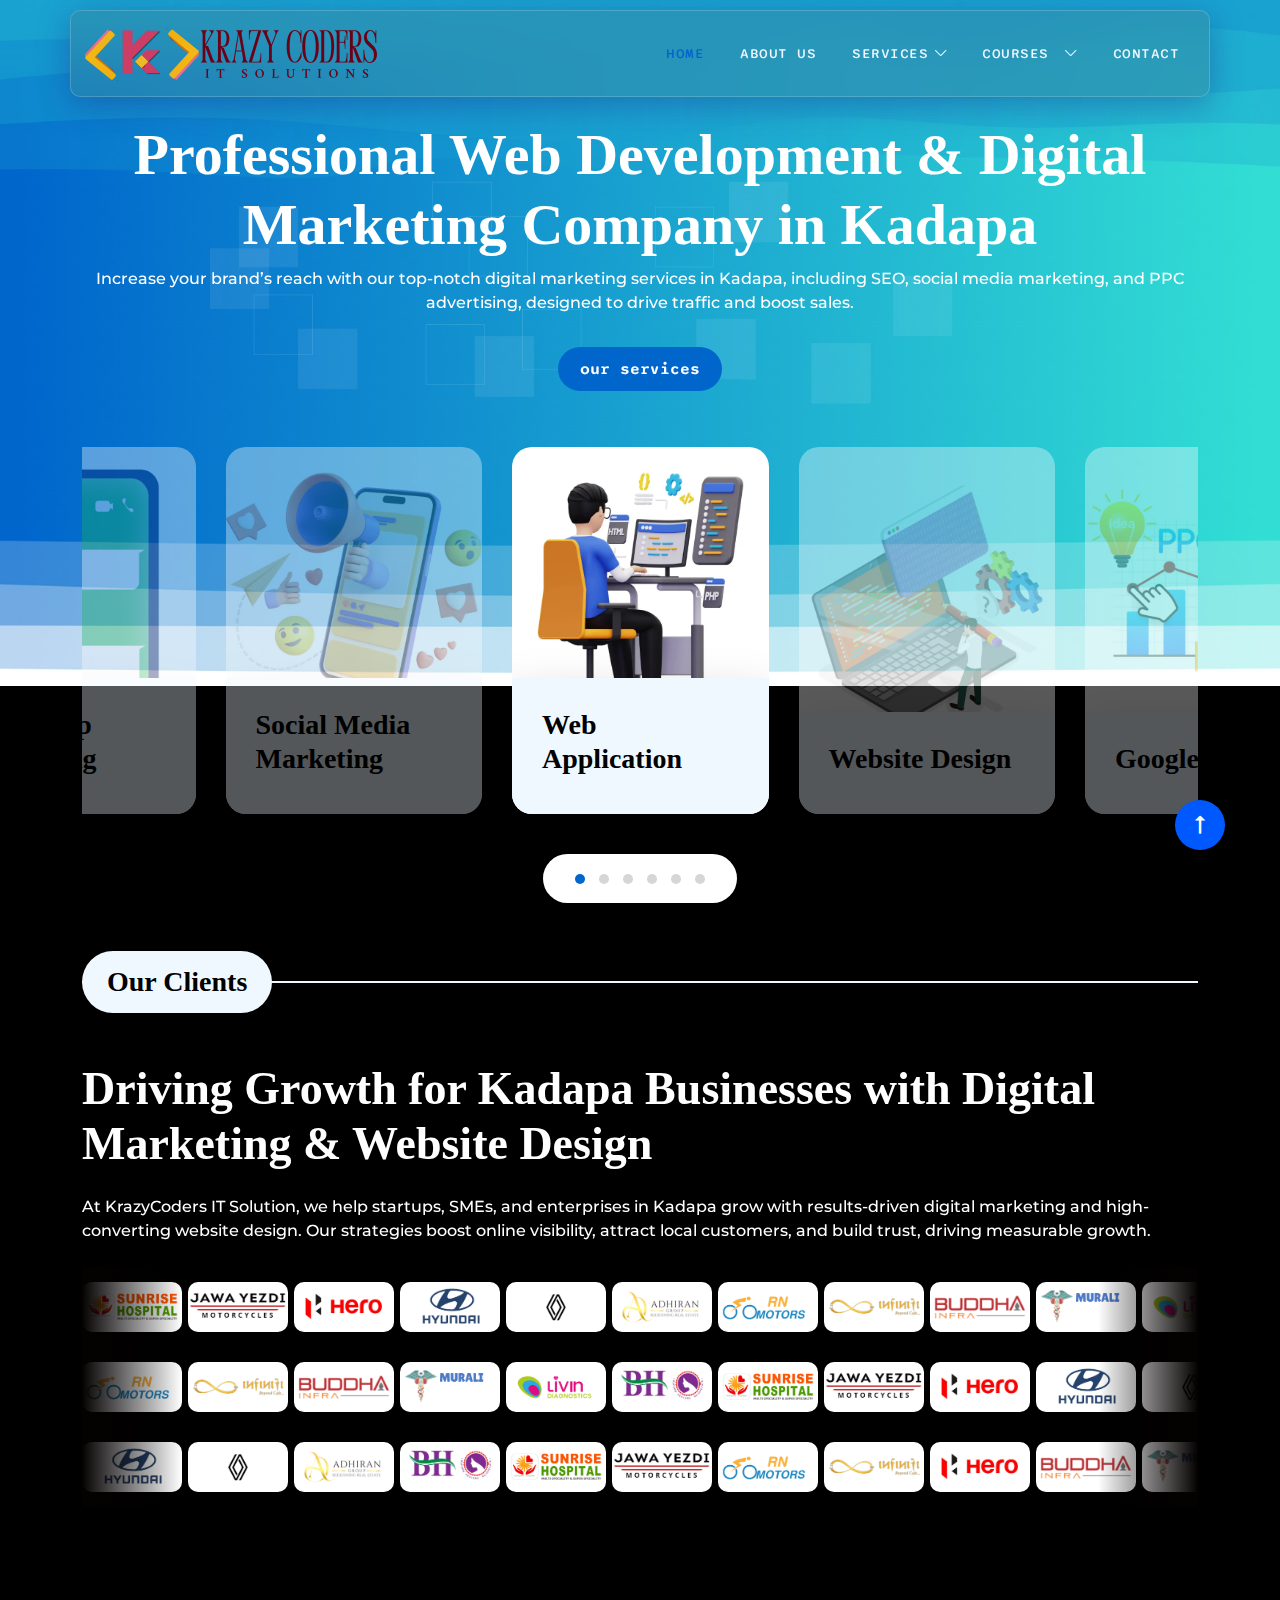
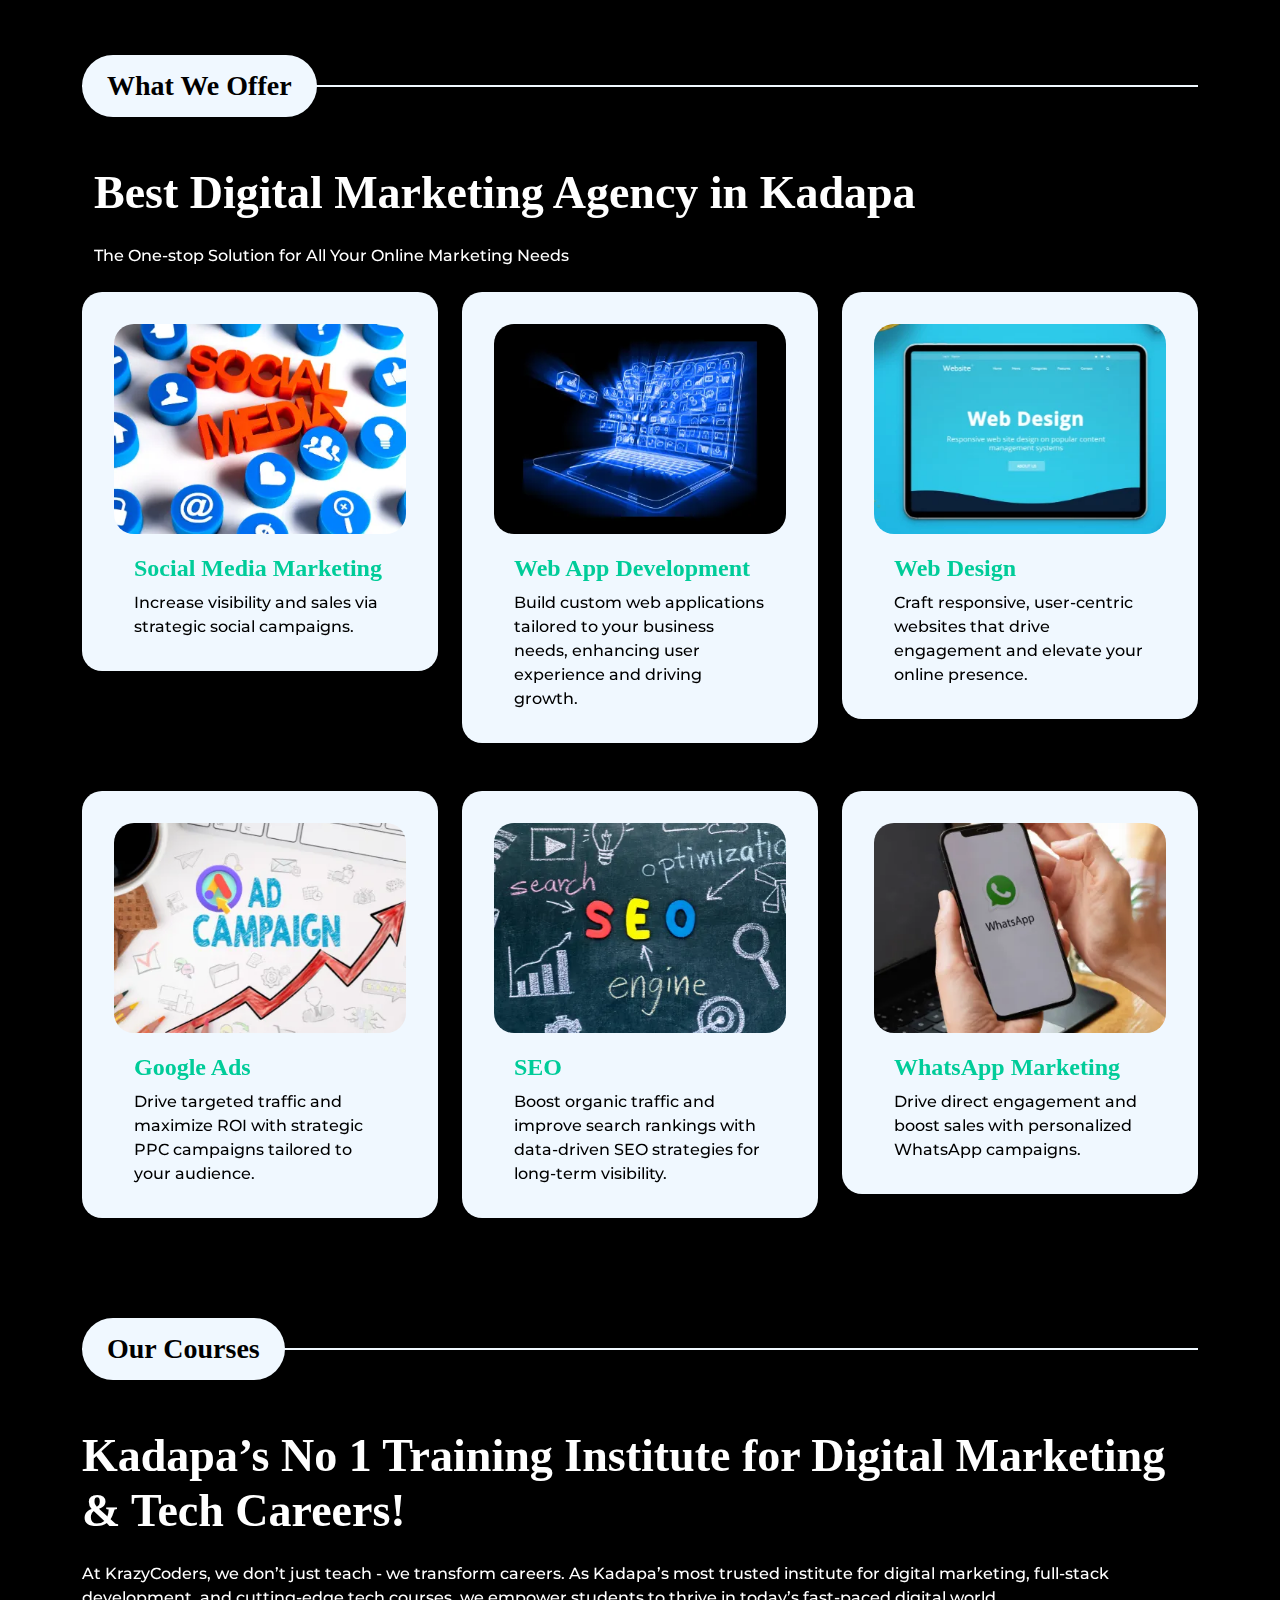
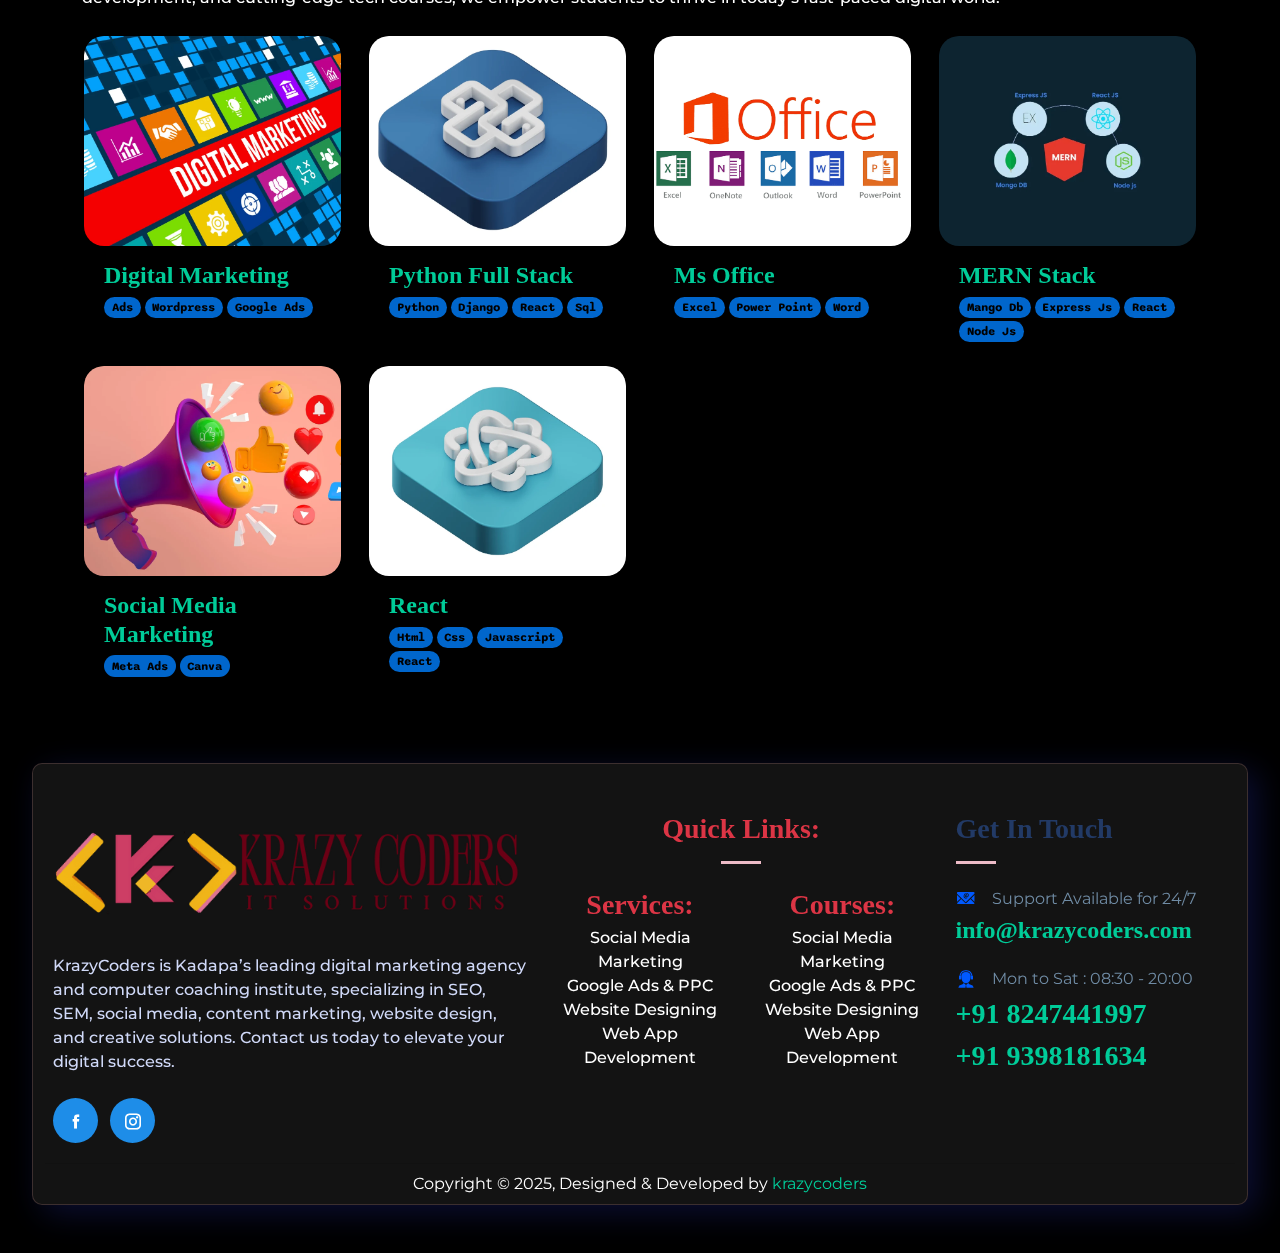
<file: index.html>
<!DOCTYPE html>
<html lang="en">
  <head>
    <meta charset="utf-8" />
    <!-- <meta name="viewport" content="width=device-width, initial-scale=1" /> -->
    <meta name="viewport" content="width=device-width, initial-scale=1.0" />
    <link rel="icon" type="image/png" href="images/favicon.png" />

    <meta name="description" content="" />
    <meta name="author" content="" />

    <title>
      KrazyCoders: Digital Marketing Agency & Software Training in Kadapa
    </title>
    <meta
      name="description"
      content="KrazyCoders is a digital marketing agency and software training institute in Kadapa, Andhra Pradesh offering courses in Python Full Stack, MERN, Digital Marketing, React, and Data Analysis."
    />
    <meta
      name="keywords"
      content="Digital Marketing, Software Training, Python Full Stack, MERN, React, Data Analysis, Kadapa, Andhra Pradesh"
    />
    <meta name="robots" content="index, follow" />
    <link rel="canonical" href="https://www.krazycoders.com/index.html" />

    <!-- Open Graph / Facebook -->
    <meta
      property="og:title"
      content="KrazyCoders: Digital Marketing Agency & Software Training Institute in Kadapa"
    />
    <meta
      property="og:description"
      content="Join KrazyCoders for expert digital marketing services and industry-leading software courses in Kadapa, Andhra Pradesh. Elevate your career with us!"
    />
    <meta property="og:image" content="images/topics/kragycoders-logo.webp" />
    <meta property="og:url" content="https://www.krazycoders.com/index.html" />
    <meta property="og:type" content="website" />

    <!-- Twitter Card -->
    <meta name="twitter:card" content="summary_large_image" />
    <meta
      name="twitter:title"
      content="KrazyCoders: Digital Marketing & Software Training"
    />
    <meta
      name="twitter:description"
      content="Expert digital marketing services and comprehensive software courses in Kadapa, Andhra Pradesh. Join KrazyCoders to boost your skills and career!"
    />
    <meta
      name="twitter:image"
      content="https://www.krazycoders.com/images/twitter-card.jpg"
    />

    <!-- Structured Data: Organization (JSON-LD) -->
    <script type="application/ld+json">
      {
        "@context": "https://schema.org",
        "@type": "Organization",
        "name": "KrazyCoders",
        "url": "https://www.krazycoders.com/",
        "logo": "https://www.krazycoders.com/images/topics/kragycoders-logo.webp",
        "sameAs": ["https://www.facebook.com/krazycoders"],
        "description": "KrazyCoders is a digital marketing agency and software training institute in Kadapa, Andhra Pradesh, offering courses in Python Full Stack, MERN, Digital Marketing, React, Data Analysis, and more.",
        "contactPoint": {
          "@type": "ContactPoint",
          "telephone": "+91-9398181634",
          "contactType": "customer service",
          "areaServed": "IN"
        }
      }
    </script>

    <!-- CSS FILES -->

    <link rel="preconnect" href="https://fonts.googleapis.com" />

    <link rel="preconnect" href="https://fonts.gstatic.com" crossorigin />
    <link rel="stylesheet" href="fonts/icofont/icofont.min.css" />

    <link
      href="https://fonts.googleapis.com/css2?family=Montserrat:wght@300;400&family=Sono:wght@200;300;400;500;700&display=swap"
      rel="stylesheet"
    />

    <link rel="stylesheet" href="css/bootstrap.min.css" />

    <link rel="stylesheet" href="css/bootstrap-icons.css" />

    <link rel="stylesheet" href="css/owl.carousel.min.css" />

    <link rel="stylesheet" href="css/owl.theme.default.min.css" />

    <link href="css/templatemo-pod-talk.css" rel="stylesheet" />
    <link rel="stylesheet" href="css/new.css" />

    <script src="./js/curser.js"></script>
  </head>

  <body>
    <canvas id="fluid"></canvas>
    <main>
      <section class="hero-section">
        <nav class="navbar navbar-expand-lg nnavv">
          <div class="container glass">
            <a class="navbar-brand me-lg-5 me-0" href="index.html">
              <img
                src="images/topics/kragycoders-logo.webp"
                class="logo-image img-fluid"
                alt="KrazyCoders: Digital Marketing Agency & Software Training in Kadapa"
              />
            </a>

            <button
              class="navbar-toggler"
              type="button"
              data-bs-toggle="collapse"
              data-bs-target="#navbarNav"
              aria-controls="navbarNav"
              aria-expanded="false"
              aria-label="Toggle navigation"
            >
              <span class="navbar-toggler-icon"></span>
            </button>

            <div class="collapse navbar-collapse" id="navbarNav">
              <ul class="navbar-nav ms-lg-auto">
                <li class="nav-item">
                  <a class="nav-link active" href="#">Home</a>
                </li>

                <li class="nav-item">
                  <a class="nav-link" href="#">About Us</a>
                </li>

                <li class="nav-item dropdown">
                  <a
                    class="nav-link dropdown-toggle"
                    href="#"
                    id="navbarLightDropdownMenuLink"
                    role="button"
                    data-bs-toggle="dropdown"
                    aria-expanded="false"
                    >Services</a
                  >

                  <ul
                    class="dropdown-menu dropdown-menu-light"
                    aria-labelledby="navbarLightDropdownMenuLink"
                  >
                    <li>
                      <a
                        class="dropdown-item"
                        href="social-media-marketing-kadapa.html"
                        >Social media marketing</a
                      >
                    </li>
                    <li>
                      <a class="dropdown-item" href="#">Website Designing</a>
                    </li>
                    <li>
                      <a class="dropdown-item" href="#">Google & Youtube Ads</a>
                    </li>
                  </ul>
                </li>
                <li class="nav-item dropdown">
                  <a
                    class="nav-link dropdown-toggle"
                    href="#"
                    id="navbarLightDropdownMenuLink"
                    role="button"
                    data-bs-toggle="dropdown"
                    aria-expanded="false"
                    >Courses
                  </a>

                  <ul
                    class="dropdown-menu dropdown-menu-light"
                    aria-labelledby="navbarLightDropdownMenuLink"
                  >
                    <li>
                      <a
                        class="dropdown-item"
                        href="Digital-Marketing-Course-in-Kadapa.html"
                        >Digital Marketing</a
                      >
                    </li>
                    <li>
                      <a
                        class="dropdown-item"
                        href="Python-Full-Stack-Developer-Training-in-Kadapa.html"
                        >Python full stack</a
                      >
                    </li>
                    <li>
                      <a class="dropdown-item" href="#">React</a>
                    </li>
                    <li>
                      <a class="dropdown-item" href="#">Ms Office</a>
                    </li>
                  </ul>
                </li>

                <li class="nav-item">
                  <a class="nav-link" href="contact-us.html">Contact</a>
                </li>
              </ul>
            </div>
          </div>
        </nav>

        <div class="container">
          <div class="row">
            <div class="col-lg-12 col-12">
              <div class="text-center mb-5 pb-2">
                <h1 class="text-white">
                  Professional Web Development & Digital Marketing Company in
                  Kadapa
                </h1>

                <p class="text-white">
                  Increase your brand’s reach with our top-notch digital
                  marketing services in Kadapa, including SEO, social media
                  marketing, and PPC advertising, designed to drive traffic and
                  boost sales.
                </p>

                <a href="#section_2" class="btn custom-btn smoothscroll mt-3"
                  >our services</a
                >
              </div>

              <div class="owl-carousel owl-theme">
                <div class="owl-carousel-info-wrap item">
                  <img
                    src="images/profile/krazycoders-web-app-development-kadapa.webp"
                    class="owl-carousel-image img-fluid"
                    alt="KrazyCoders professional web application development service in Kadapa, Andhra Pradesh delivering innovative, responsive digital solutions"
                  />

                  <div class="owl-carousel-info">
                    <h4 class="mb-2 text-capitalize">web application</h4>
                  </div>
                </div>

                <div class="owl-carousel-info-wrap item">
                  <img
                    src="images/profile/responsive-website-design-kadapa-krazycoders.webp"
                    class="owl-carousel-image img-fluid"
                    alt="Professional website design services in Kadapa by KrazyCoders, offering responsive and user-friendly websites"
                  />

                  <div class="owl-carousel-info">
                    <h4 class="mb-2 text-capitalize">website design</h4>
                  </div>
                </div>

                <div class="owl-carousel-info-wrap item">
                  <img
                    src="images/profile/google-ads-agency-kadapa-ap.webp"
                    class="owl-carousel-image img-fluid"
                    alt="PPC Advertising Services in Kadapa | Google Ads Experts | KrazyCoders"
                  />

                  <div class="owl-carousel-info">
                    <h4 class="mb-2 text-capitalize">google ads</h4>
                  </div>
                </div>

                <div class="owl-carousel-info-wrap item">
                  <img
                    src="images/profile/seo-search-engine-optimization-kadapa-krazycoders.webp"
                    class="owl-carousel-image img-fluid"
                    alt="Professional SEO and search engine optimization services in Kadapa, Andhra Pradesh that boost organic traffic and improve online rankings by KrazyCoders"
                  />

                  <div class="owl-carousel-info">
                    <h4 class="mb-2 text-uppercase">seo</h4>
                  </div>
                </div>

                <div class="owl-carousel-info-wrap item">
                  <img
                    src="images/profile/whatsapp-marketing-kadapa-krazycoders.webp"
                    class="owl-carousel-image img-fluid"
                    alt="Professional WhatsApp marketing services in Kadapa, Andhra Pradesh by KrazyCoders, driving direct customer engagement and boosting conversions"
                  />

                  <div class="owl-carousel-info">
                    <h4 class="mb-2 text-capitalize">whatsapp marketing</h4>
                  </div>
                </div>

                <div class="owl-carousel-info-wrap item">
                  <img
                    src="images/profile/social-media-marketing-kadapa-krazycoders.webp"
                    class="owl-carousel-image img-fluid"
                    alt="Professional Social Media Marketing services in Kadapa, Andhra Pradesh by KrazyCoders, boosting brand engagement and online presence through creative campaigns"
                  />

                  <div class="owl-carousel-info">
                    <h4 class="mb-2 text-capitalize">Social media marketing</h4>
                  </div>
                </div>
              </div>
            </div>
          </div>
        </div>
      </section>

      <!-- Client 1 - Bootstrap Brain Component -->
      <section class="py-3 py-md-5 py-xl-8">
        <div class="container">
          <div class="col-lg-12 col-12">
            <div class="section-title-wrap mb-5">
              <p class="spctitle section-title text-capitalize">our clients</p>
            </div>
          </div>
        </div>
        <div class="container">
          <h2 class="text-white mb-3">
            Driving Growth for Kadapa Businesses with Digital Marketing &
            Website Design
          </h2>

          <p class="text-white py-2">
            At KrazyCoders IT Solution, we help startups, SMEs, and enterprises
            in Kadapa grow with results-driven digital marketing and
            high-converting website design. Our strategies boost online
            visibility, attract local customers, and build trust, driving
            measurable growth.
          </p>
        </div>

        <div class="container">
          <div class="logos">
            <div class="logo_items">
              <img src="./images/clients/1.png" />
              <img src="./images/clients/2.png" />
              <img src="./images/clients/3.png" />
              <img src="./images/clients/4.png" />
              <img src="./images/clients/5.png" />
              <img src="./images/clients/6.png" />
              <img src="./images/clients/7.png" />
              <img src="./images/clients/8.png" />
              <img src="./images/clients/9.png" />
              <img src="./images/clients/10.png" />
              <img src="./images/clients/11.png" />
              <img src="./images/clients/12.png" />
              <!-- Duplicate Starts Here -->
              <img src="./images/clients/1.png" />
              <img src="./images/clients/2.png" />
              <img src="./images/clients/3.png" />
              <img src="./images/clients/4.png" />
              <img src="./images/clients/5.png" />
              <img src="./images/clients/6.png" />
              <img src="./images/clients/7.png" />
              <img src="./images/clients/8.png" />
              <img src="./images/clients/9.png" />
              <img src="./images/clients/10.png" />
              <img src="./images/clients/11.png" />
              <img src="./images/clients/12.png" />
            </div>
          </div>
          <div class="logos">
            <div class="logo_items">
              <img src="./images/clients/7.png" />
              <img src="./images/clients/8.png" />
              <img src="./images/clients/9.png" />
              <img src="./images/clients/10.png" />
              <img src="./images/clients/11.png" />
              <img src="./images/clients/12.png" />
              <img src="./images/clients/1.png" />
              <img src="./images/clients/2.png" />
              <img src="./images/clients/3.png" />
              <img src="./images/clients/4.png" />
              <img src="./images/clients/5.png" />
              <img src="./images/clients/6.png" />

              <!-- Duplicate Starts Here -->
              <img src="./images/clients/7.png" />
              <img src="./images/clients/8.png" />
              <img src="./images/clients/9.png" />
              <img src="./images/clients/10.png" />
              <img src="./images/clients/11.png" />
              <img src="./images/clients/12.png" />
              <img src="./images/clients/1.png" />
              <img src="./images/clients/2.png" />
              <img src="./images/clients/3.png" />
              <img src="./images/clients/4.png" />
              <img src="./images/clients/5.png" />
              <img src="./images/clients/6.png" />
            </div>
          </div>
          <div class="logos">
            <div class="logo_items">
              <img src="./images/clients/4.png" />
              <img src="./images/clients/5.png" />
              <img src="./images/clients/6.png" />
              <img src="./images/clients/12.png" />
              <img src="./images/clients/1.png" />
              <img src="./images/clients/2.png" />
              <img src="./images/clients/7.png" />
              <img src="./images/clients/8.png" />
              <img src="./images/clients/3.png" />

              <img src="./images/clients/9.png" />
              <img src="./images/clients/10.png" />
              <img src="./images/clients/11.png" />

              <!-- Duplicate Starts Here -->
              <img src="./images/clients/4.png" />
              <img src="./images/clients/5.png" />
              <img src="./images/clients/6.png" />
              <img src="./images/clients/12.png" />
              <img src="./images/clients/1.png" />
              <img src="./images/clients/2.png" />
              <img src="./images/clients/7.png" />
              <img src="./images/clients/8.png" />
              <img src="./images/clients/3.png" />

              <img src="./images/clients/9.png" />
              <img src="./images/clients/10.png" />
              <img src="./images/clients/11.png" />
            </div>
          </div>
        </div>
      </section>

      <section
        class="latest-podcast-section section-padding pb-0"
        id="section_2"
      >
        <div class="container">
          <div class="row justify-content-center">
            <div class="col-lg-12 col-12">
              <div class="section-title-wrap mb-5">
                <p class="spctitle section-title">What We Offer</p>
              </div>
            </div>

            <!-- Header Content -->
            <div class="col-12">
              <div class="container">
                <h2 class="text-white mb-3">
                  Best Digital Marketing Agency in Kadapa
                </h2>
                <p class="text-white py-2">
                  The One-stop Solution for All Your Online Marketing Needs
                </p>
              </div>
            </div>

            <!-- Services Grid -->
            <!-- Social Media Marketing -->
            <div class="col-lg-4 col-sm-6 col-12 mb-4 mb-lg-5">
              <div class="custom-block custom-block-full">
                <div class="custom-block-image-wrap">
                  <a href="social-media-marketing-kadapa.html">
                    <img
                      src="images/podcast/professional-social-media-marketing-services-kadapa-krazycoders.webp"
                      class="custom-block-image img-fluid"
                      alt="KrazyCoders offers professional social media marketing services in Kadapa, Andhra Pradesh, boosting brand engagement and online visibility with creative digital campaigns."
                    />
                  </a>
                </div>
                <div class="custom-block-info">
                  <h5 class="mb-2">
                    <a href="social-media-marketing-kadapa.html"
                      >Social Media Marketing</a
                    >
                  </h5>
                  <p class="mb-0">
                    Increase visibility and sales via strategic social
                    campaigns.
                  </p>
                </div>
              </div>
            </div>

            <!-- Web App Development -->
            <div class="col-lg-4 col-sm-6 col-12 mb-4 mb-lg-5">
              <div class="custom-block custom-block-full">
                <div class="custom-block-image-wrap">
                  <a href="social-media-marketing-kadapa.html">
                    <img
                      src="images/podcast/professional-web-app-development-kadapa-krazycoders.webp"
                      class="custom-block-image img-fluid"
                      alt="KrazyCoders offers professional web app development services in Kadapa, Andhra Pradesh, delivering innovative, responsive, and user-friendly digital solutions"
                    />
                  </a>
                </div>

                <div class="custom-block-info">
                  <h5 class="mb-2">
                    <a href="social-media-marketing-kadapa.html"
                      >Web App Development</a
                    >
                  </h5>

                  <p class="mb-0">
                    Build custom web applications tailored to your business
                    needs, enhancing user experience and driving growth.
                  </p>
                </div>
              </div>
            </div>

            <!-- Web Design -->
            <div class="col-lg-4 col-sm-6 col-12 mb-4 mb-lg-5">
              <div class="custom-block custom-block-full">
                <div class="custom-block-image-wrap">
                  <a href="social-media-marketing-kadapa.html">
                    <img
                      src="images/podcast/professional-web-design-services-kadapa-krazycoders.webp"
                      class="custom-block-image img-fluid"
                      alt="KrazyCoders delivers professional web design services in Kadapa, Andhra Pradesh, creating modern, responsive, and user-friendly digital experiences for businesses."
                    />
                  </a>
                </div>

                <div class="custom-block-info">
                  <h5 class="mb-2">
                    <a href="social-media-marketing-kadapa.html">Web Design</a>
                  </h5>

                  <p class="mb-0">
                    Craft responsive, user-centric websites that drive
                    engagement and elevate your online presence.
                  </p>
                </div>
              </div>
            </div>

            <!-- Google Ads -->
            <div class="col-lg-4 col-sm-6 col-12 mb-4 mb-lg-0">
              <div class="custom-block custom-block-full">
                <div class="custom-block-image-wrap">
                  <a href="social-media-marketing-kadapa.html">
                    <img
                      src="images/podcast/google-ads-management-kadapa-krazycoders.webp"
                      class="custom-block-image img-fluid"
                      alt="KrazyCoders provides professional Google Ads management services in Kadapa, Andhra Pradesh, boosting online visibility and driving targeted traffic to your business."
                    />
                  </a>
                </div>

                <div class="custom-block-info">
                  <h5 class="mb-2">
                    <a href="social-media-marketing-kadapa.html">Google Ads</a>
                  </h5>

                  <p class="mb-0">
                    Drive targeted traffic and maximize ROI with strategic PPC
                    campaigns tailored to your audience.
                  </p>
                </div>
              </div>
            </div>

            <!-- SEO -->
            <div class="col-lg-4 col-sm-6 col-12 mb-4 mb-lg-0">
              <div class="custom-block custom-block-full">
                <div class="custom-block-image-wrap">
                  <a href="social-media-marketing-kadapa.html">
                    <img
                      src="images/podcast/professional-seo-search-engine-optimization-kadapa-krazycoders.webp"
                      class="custom-block-image img-fluid"
                      alt="KrazyCoders offers professional SEO and search engine optimization services in Kadapa, Andhra Pradesh, boosting organic traffic and improving online rankings through expert strategies."
                    />
                  </a>
                </div>

                <div class="custom-block-info">
                  <h5 class="mb-2">
                    <a href="social-media-marketing-kadapa.html">SEO</a>
                  </h5>

                  <p class="mb-0">
                    Boost organic traffic and improve search rankings with
                    data-driven SEO strategies for long-term visibility.
                  </p>
                </div>
              </div>
            </div>

            <!-- WhatsApp Marketing -->
            <div class="col-lg-4 col-sm-6 col-12 mb-4 mb-lg-0">
              <div class="custom-block custom-block-full">
                <div class="custom-block-image-wrap">
                  <a href="social-media-marketing-kadapa.html">
                    <img
                      src="images/podcast/professional-whatsapp-marketing-kadapa-krazycoders.webp"
                      class="custom-block-image img-fluid"
                      alt="KrazyCoders provides professional WhatsApp marketing services in Kadapa, Andhra Pradesh, engaging customers and boosting conversions with targeted digital campaigns."
                    />
                  </a>
                </div>

                <div class="custom-block-info">
                  <h5 class="mb-2">
                    <a href="social-media-marketing-kadapa.html"
                      >WhatsApp Marketing</a
                    >
                  </h5>

                  <p class="mb-0">
                    Drive direct engagement and boost sales with personalized
                    WhatsApp campaigns.
                  </p>
                </div>
              </div>
            </div>
          </div>
          <!-- Closing main row -->
        </div>
        <!-- Closing container -->

        <!-- </div> -->
        <!-- </div> -->
      </section>

      <section class="topics-section section-padding pb-0" id="section_3">
        <div class="container">
          <div class="row">
            <div class="col-lg-12 col-12">
              <div class="section-title-wrap mb-5">
                <p class="spctitle section-title text-capitalize">
                  Our Courses
                </p>
              </div>
            </div>

            <div class="container">
              <h2 class="text-white mb-3">
                Kadapa’s No 1 Training Institute for Digital Marketing & Tech
                Careers!
              </h2>

              <p class="text-white py-2">
                At KrazyCoders, we don’t just teach - we transform careers. As
                Kadapa’s most trusted institute for digital marketing,
                full-stack development, and cutting-edge tech courses, we
                empower students to thrive in today’s fast-paced digital world.
              </p>
            </div>

            <div class="col-lg-3 col-md-6 col-12 mb-4 mb-lg-0">
              <div class="custom-block custom-block-overlay">
                <a
                  href="Digital-Marketing-Course-in-Kadapa.html"
                  class="custom-block-image-wrap"
                >
                  <img
                    src="images/topics/digital-marketing-course-training-kadapa.webp"
                    class="custom-block-image img-fluid"
                    alt="Digital Marketing Course Training in Kadapa | KrazyCoders"
                  />
                </a>

                <div class="custom-block-info custom-block-overlay-info">
                  <h5 class="mb-1">
                    <a
                      href="Digital-Marketing-Course-in-Kadapa.html"
                      class="text-capitalize"
                    >
                      digital marketing
                    </a>
                  </h5>

                  <p class="badge mb-0 text-capitalize">ads</p>
                  <p class="badge mb-0 text-capitalize">wordpress</p>
                  <p class="badge mb-0 text-capitalize">google ads</p>
                </div>
              </div>
            </div>

            <div class="col-lg-3 col-md-6 col-12 mb-4 mb-lg-0">
              <div class="custom-block custom-block-overlay">
                <a
                  href="Python-Full-Stack-Developer-Training-in-Kadapa.html"
                  class="custom-block-image-wrap"
                >
                  <img
                    src="images/topics/python-full-stack-developer-course-kadapa.webp"
                    class="custom-block-image img-fluid"
                    alt="Python Full Stack Developer Training in Kadapa"
                  />
                </a>

                <div class="custom-block-info custom-block-overlay-info">
                  <h5 class="mb-1">
                    <a
                      href="Python-Full-Stack-Developer-Training-in-Kadapa.html"
                      class="text-capitalize"
                    >
                      python full stack
                    </a>
                  </h5>

                  <p class="badge mb-0 text-capitalize">python</p>
                  <p class="badge mb-0 text-capitalize">django</p>
                  <p class="badge mb-0 text-capitalize">react</p>
                  <p class="badge mb-0 text-capitalize">sql</p>
                </div>
              </div>
            </div>

            <div class="col-lg-3 col-md-6 col-12 mb-4 mb-lg-0">
              <div class="custom-block custom-block-overlay">
                <a
                  href="social-media-marketing-kadapa.html"
                  class="custom-block-image-wrap"
                >
                  <img
                    src="images/topics/ms-office-training-kadapa.webp"
                    class="custom-block-image img-fluid"
                    alt="MS Office Training (Word, Excel, PowerPoint) in Kadapa"
                  />
                </a>

                <div class="custom-block-info custom-block-overlay-info">
                  <h5 class="mb-1">
                    <a href="listing-page.html " class="text-capitalize">
                      ms office
                    </a>
                  </h5>

                  <p class="badge mb-0 text-capitalize">excel</p>
                  <p class="badge mb-0 text-capitalize">power point</p>
                  <p class="badge mb-0 text-capitalize">word</p>
                </div>
              </div>
            </div>

            <div class="col-lg-3 col-md-6 col-12 mb-4 mb-lg-0">
              <div class="custom-block custom-block-overlay">
                <a
                  href="social-media-marketing-kadapa.html"
                  class="custom-block-image-wrap"
                >
                  <img
                    src="images/topics/mern-stack-development-course-kadapa.webp"
                    class="custom-block-image img-fluid"
                    alt="MERN Stack Development Training in Kadapa"
                  />
                </a>

                <div class="custom-block-info custom-block-overlay-info">
                  <h5 class="mb-1">
                    <a href="listing-page.html"> MERN Stack </a>
                  </h5>

                  <p class="badge mb-0 text-capitalize">mango db</p>
                  <p class="badge mb-0 text-capitalize">express js</p>
                  <p class="badge mb-0 text-capitalize">react</p>
                  <p class="badge mb-0 text-capitalize">node js</p>
                </div>
              </div>
            </div>
            <div class="col-lg-3 col-md-6 col-12 mb-4 mb-lg-0">
              <div class="custom-block custom-block-overlay">
                <a
                  href="social-media-marketing-kadapa.html"
                  class="custom-block-image-wrap"
                >
                  <img
                    src="images/topics/social-media-marketing-training-kadapa.webp"
                    class="custom-block-image img-fluid"
                    alt="Social Media Marketing (SMM) Course in Kadapa"
                  />
                </a>

                <div class="custom-block-info custom-block-overlay-info">
                  <h5 class="mb-1">
                    <a href="listing-page.html " class="text-capitalize">
                      social media marketing
                    </a>
                  </h5>

                  <p class="badge mb-0 text-capitalize">meta ads</p>
                  <p class="badge mb-0 text-capitalize">canva</p>
                </div>
              </div>
            </div>
            <div class="col-lg-3 col-md-6 col-12 mb-4 mb-lg-0">
              <div class="custom-block custom-block-overlay">
                <a
                  href="social-media-marketing-kadapa.html"
                  class="custom-block-image-wrap"
                >
                  <img
                    src="images/topics/react-js-development-course-kadapa.webp"
                    class="custom-block-image img-fluid"
                    alt="React JS Development Training in Kadapa"
                  />
                </a>

                <div class="custom-block-info custom-block-overlay-info">
                  <h5 class="mb-1">
                    <a href="listing-page.html"> React </a>
                  </h5>

                  <p class="badge mb-0 text-capitalize">html</p>
                  <p class="badge mb-0 text-capitalize">css</p>
                  <p class="badge mb-0 text-capitalize">javascript</p>
                  <p class="badge mb-0 text-capitalize">react</p>
                </div>
              </div>
            </div>
          </div>
        </div>
      </section>
    </main>

    <footer class="footer mt-3 mb-5 pt-5">
      <div
        class="container-fluid glassfotter pt-5"
        style="width: 95% !important"
      >
        <div class="row gx-4 gy-3">
          <!-- Added Bootstrap gutter classes -->

          <div
            class="col-lg-5 col-md-12 col-sm-6 me-auto col-md-7 quick-links-center"
          >
            <div class="widget mb-5 mb-lg-0 ms-2">
              <div class="logo mb-4">
                <img
                  src="images/topics/kragycoders-logo.webp"
                  alt="KrazyCoders: Digital Marketing Agency & Software Training in Kadapa"
                  class="img-fluid boxshowdow"
                />
              </div>
              <p>
                KrazyCoders is Kadapa’s leading digital marketing agency and
                computer coaching institute, specializing in SEO, SEM, social
                media, content marketing, website design, and creative
                solutions. Contact us today to elevate your digital success.
              </p>

              <ul class="list-inline footer-socials mt-4">
                <li class="list-inline-item">
                  <a
                    href="https://www.facebook.com/profile.php?id=61556454568324"
                    ><i class="icofont-facebook"></i
                  ></a>
                </li>
                <li class="list-inline-item">
                  <a href="https://www.instagram.com/krazy_coders/"
                    ><i class="icofont-instagram"></i
                  ></a>
                </li>
              </ul>
            </div>
          </div>

          <div class="col-lg-4 col-md-12 col-sm-12 quick-links-center">
            <div class="widget mb-5 mb-lg-0">
              <h4 class="text-capitalize mb-3 text-danger text-center">
                Quick links:
              </h4>
              <div class="divider mb-4 mx-auto"></div>

              <div class="row">
                <div class="col-lg-6 col-md-12 text-center">
                  <h4 class="text-capitalize mb-1 text-danger">services:</h4>
                  <ul class="list-unstyled footer-menu lh-35">
                    <li><a href="#">Social Media Marketing</a></li>
                    <li>
                      <a href="#">Google Ads & PPC</a>
                    </li>
                    <li><a href="#">Website Designing</a></li>
                    <li>
                      <a href="#">Web App Development</a>
                    </li>
                  </ul>
                </div>
                <div class="col-lg-6 col-md-12 text-center">
                  <h4 class="text-capitalize mb-1 text-danger">courses:</h4>
                  <ul class="list-unstyled footer-menu lh-35">
                    <li><a href="#">Social Media Marketing</a></li>
                    <li>
                      <a href="#">Google Ads & PPC</a>
                    </li>
                    <li><a href="#">Website Designing</a></li>
                    <li>
                      <a href="#">Web App Development</a>
                    </li>
                  </ul>
                </div>
              </div>
            </div>
          </div>

          <div class="col-lg-3 col-md-6 col-sm-6">
            <div class="widget widget-contact mb-5 mb-lg-0">
              <h4 class="text-capitalize mb-3">Get in Touch</h4>
              <div class="divider mb-4"></div>

              <div class="footer-contact-block mb-4">
                <div class="icon d-flex align-items-center">
                  <i class="icofont-email me-3"></i>
                  <span class="h6 mb-0">Support Available for 24/7</span>
                </div>
                <h5 class="mt-2">
                  <a href="mailto:info@krazycoders.com">info@krazycoders.com</a>
                </h5>
              </div>

              <div class="footer-contact-block">
                <div class="icon d-flex align-items-center">
                  <i class="icofont-support me-3"></i>
                  <span class="h6 mb-0">Mon to Sat : 08:30 - 20:00</span>
                </div>
                <h4 class="mt-2">
                  <a href="tel:+91 824 744 1997">+91 8247441997</a>
                </h4>
                <h4 class="mt-2">
                  <a href="tel:+91 9398181634">+91 9398181634</a>
                </h4>
              </div>
            </div>
          </div>
        </div>

        <div class="footer-btm py-2 mt-1">
          <div class="text-center">
            <div class="copyright">
              Copyright &copy; 2025, Designed &amp; Developed by
              <a href="https://krazycoders.com/">krazycoders</a>
            </div>
          </div>
        </div>
      </div>
    </footer>

    <div class="row">
      <div class="col-lg-4">
        <a class="backtop scroll-top-to" href="#top">
          <i class="icofont-long-arrow-up"></i>
        </a>
      </div>
    </div>

    <!-- JAVASCRIPT FILES -->
    <script src="js/jquery.min.js"></script>
    <script src="js/bootstrap.bundle.min.js"></script>
    <script src="js/owl.carousel.min.js"></script>
    <script src="js/custom.js"></script>
  </body>
</html>
</file>
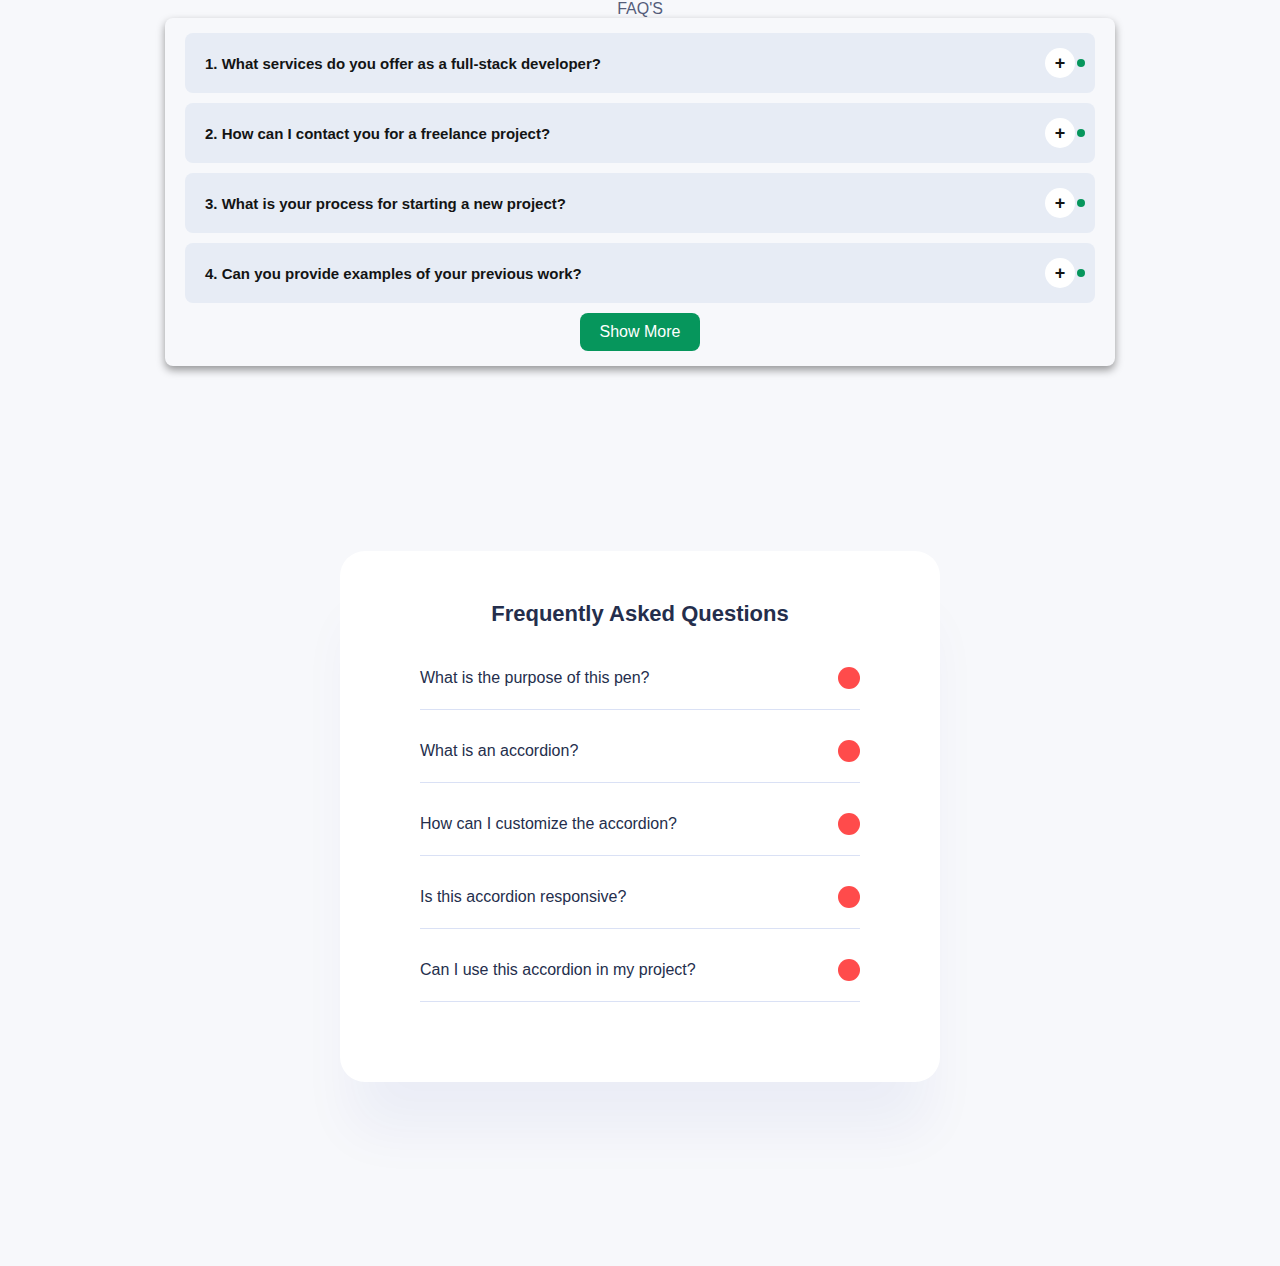
<file: js/i.html>
<!DOCTYPE html>
<html lang="en">
  <head>
    <meta charset="UTF-8" />
    <meta name="viewport" content="width=device-width, initial-scale=1.0" />
    <title>Document</title>
    <style>
      :root {
        --color-primary: #ff4b4b;
        --color-text: #545d7a;
        --color-white: #fff;
        --color-title: #242e4c;
        --color-background: #f7f8fb;
        --color-border: #dae1f5;

        /* Fonts */
        --font-family: "Satoshi", sans-serif;
        --fs-sm: 1.4rem;
        --fs-md: 1.6rem;
        --fs-lg: 2.2rem;
        --fw-regular: 400;
        --fw-medium: 500;
        --fw-bold: 700;

        /* Transition & Box Shadow */
        --transition: 0.4s ease-in-out;
        --shadow: 0px 60px 56px -12px rgba(9, 40, 163, 0.05);
      }

      html {
        font-size: 62.5%;
      }

      * {
        margin: 0;
        padding: 0;
        box-sizing: border-box;
        /* box-sizing: content-box; */
      }

      body {
        background-color: var(--color-background);
        font-family: var(--font-family);
        color: var(--color-text);
        font-size: var(--fs-md);
        font-weight: var(--fw-regular);
      }

      .container {
        width: 100%;
        margin: auto;
        min-height: 100vh;
        padding: 2rem;
        display: grid;
        place-items: center;
      }

      .accordion__wrapper {
        background-color: var(--color-white);
        box-shadow: var(--shadow);
        border-radius: 2.5rem;
        width: 100%;
        max-width: 60rem;
        padding: 5rem;
      }

      .accordion__title {
        font-size: var(--fs-lg);
        font-weight: var(--fw-bold);
        color: var(--color-title);
        text-align: center;
        margin-bottom: 4rem;
      }

      .accordion {
        border-bottom: 0.1rem solid var(--color-border);
        padding-bottom: 2rem;
        margin-bottom: 3rem;
      }

      .accordion__header {
        display: flex;
        justify-content: space-between;
        align-items: center;
        gap: 1rem;
        cursor: pointer;
      }

      .accordion__icon {
        background-color: var(--color-primary);
        width: 2.2rem;
        height: 2.2rem;
        display: flex;
        justify-content: center;
        align-items: center;
        border-radius: 50%;
        color: var(--color-white);
        flex-shrink: 0;
      }

      .accordion__question {
        font-size: var(--fs-md);
        font-weight: var(--fw-medium);
        color: var(--color-title);
      }

      .accordion__answer {
        padding: 2rem 0;
      }

      .accordion__content {
        overflow: hidden;
        height: 0;
        transition: var(--transition);
      }

      @media screen and (min-width: 580px) {
        .accordion__wrapper {
          padding: 5rem 8rem;
        }
      }

      /* General styles */
      #FAQ {
        display: flex;
        justify-content: center;
        align-items: center;
        flex-direction: column;
        width: 100%;
        height: 100%;
      }

      .accordian {
        width: 100%;
        max-width: 950px;
        margin: 0 auto;
        padding: 15px 20px;
        box-shadow: 0 4px 8px rgba(0, 0, 0, 0.4);
        border-radius: 8px;
      }

      .item {
        background-color: #e7ecf5;
        margin-bottom: 10px;
        padding: 15px 20px;
        border-radius: 8px;
        position: relative;
        transition: background-color 0.3s ease;
      }

      .item.selected {
        background-color: #ffffff;
      }

      .item::after {
        content: "";
        position: absolute;
        right: 10px;
        top: 50%;
        transform: translateY(-50%);
        width: 8px;
        height: 8px;
        border-radius: 50%;
        background-color: #06965c;
      }

      .FAQ-title {
        display: flex;
        justify-content: space-between;
        align-items: center;
        cursor: pointer;
        font-weight: 600;
        font-size: 18px;
        color: #131414;
      }

      .faqQuestion {
        font-size: 15px;
        color: #131414;
        text-align: start;
      }

      .FAQ-content {
        max-height: 0;
        overflow: hidden;
        transition: max-height 0.8s cubic-bezier(0, 1, 0, 1);
        font-weight: 400;
        font-size: 15px;
        line-height: 1.6;
        color: #131414;
      }

      .FAQ-content.show {
        max-height: 9999px;
        transition: max-height 0.8s cubic-bezier(1, 0, 1, 0);
      }

      .expandToggle {
        background: #ffffff;
        width: 30px;
        height: 30px;
        border-radius: 50%;
        display: flex;
        justify-content: center;
        align-items: center;
        font-size: 18px;
        font-weight: 600;
      }

      .FAQ-ShowMore {
        text-align: center;
        margin-top: 10px;
      }

      .FAQ-ShowMore button {
        padding: 10px 20px;
        font-size: 16px;
        border: none;
        border-radius: 8px;
        background-color: #06965c;
        color: white;
        cursor: pointer;
        transition: background-color 0.3s ease;
      }

      .FAQ-ShowMore button:hover {
        background-color: #8ee0c4;
        color: black;
        font-weight: 700;
      }

      /* Responsive styles */
      @media (max-width: 1024px) {
        .accordian {
          max-width: 90%;
        }

        .item {
          padding: 12px 16px;
        }

        .FAQ-title {
          font-size: 16px;
        }

        .expandToggle {
          width: 28px;
          height: 28px;
          font-size: 16px;
        }
      }

      @media (max-width: 768px) {
        .accordian {
          padding: 10px;
        }

        .item {
          padding: 10px 14px;
        }

        .FAQ-title {
          font-size: 14px;
        }

        .expandToggle {
          width: 24px;
          height: 24px;
          font-size: 14px;
        }
      }

      @media (max-width: 480px) {
        .accordian {
          padding: 5px;
        }

        .item {
          padding: 8px 12px;
        }

        .FAQ-title {
          font-size: 12px;
        }

        .expandToggle {
          width: 20px;
          height: 20px;
          font-size: 12px;
        }
      }
    </style>
  </head>
  <body>
    <div id="FAQ">
      <p class="title">FAQ'S</p>
      <div class="accordian">
        <div class="item">
          <div class="FAQ-title">
            <p class="faqQuestion">
              1. What services do you offer as a full-stack developer?
            </p>
            <span class="expandToggle">+</span>
          </div>
          <div class="FAQ-content">
            <p>
              I provide comprehensive full-stack development services, which
              include both front-end and back-end solutions. My expertise covers
              a wide range of technologies including HTML, CSS, Bootstrap,
              JavaScript, React.js, AngularJS, ChakraUI, Node.js, Express.js,
              MongoDB, SQL, C#, .NET Core, and ASP.NET. Whether you need a
              custom website, web application, or a complete digital solution, I
              can help.
            </p>
          </div>
        </div>
        <div class="item">
          <div class="FAQ-title">
            <p class="faqQuestion">
              2. How can I contact you for a freelance project?
            </p>
            <span class="expandToggle">+</span>
          </div>
          <div class="FAQ-content">
            <p>
              You can reach me via email at
              <a href="mailto:shaikrafikpasha786@gmail.com"
                >shaikrafikpasha786@gmail.com</a
              >
              or by phone at +91 8008146642. For a more detailed view of my
              work, you can check out my GitHub profile
              <a href="https://github.com/Rafikpashashaik" target="_blank"
                >here</a
              >
              or my CodePen
              <a
                href="https://codepen.io/Rafael-007/pen/OJeELZX"
                target="_blank"
                >here</a
              >.
            </p>
          </div>
        </div>

        <div class="item">
          <div class="FAQ-title">
            <p class="faqQuestion">
              3. What is your process for starting a new project?
            </p>
            <span class="expandToggle">+</span>
          </div>
          <div class="FAQ-content">
            <p>
              I start by discussing your project requirements and goals. This
              includes understanding your vision, budget, and timeline. After
              that, I provide a proposal outlining the scope of work,
              milestones, and deliverables. Once we agree on the terms, I begin
              the development process, keeping you updated throughout to ensure
              everything aligns with your expectations.
            </p>
          </div>
        </div>

        <div class="item">
          <div class="FAQ-title">
            <p class="faqQuestion">
              4. Can you provide examples of your previous work?
            </p>
            <span class="expandToggle">+</span>
          </div>
          <div class="FAQ-content">
            <p>
              Absolutely! You can view my portfolio on GitHub
              <a href="https://github.com/Rafikpashashaik" target="_blank"
                >here</a
              >
              and my CodePen
              <a
                href="https://codepen.io/Rafael-007/pen/OJeELZX"
                target="_blank"
                >here</a
              >. These platforms showcase a variety of projects demonstrating my
              skills in both front-end and back-end development.
            </p>
          </div>
        </div>

        <div class="item">
          <div class="FAQ-title">
            <p class="faqQuestion">
              5. Where can I find more information about your professional
              background?
            </p>
            <span class="expandToggle">+</span>
          </div>
          <div class="FAQ-content">
            <p>
              You can find more information about my professional experience,
              skills, and endorsements on my LinkedIn profile
              <a
                href="https://www.linkedin.com/in/rafikpasha-shaik-59b080190"
                target="_blank"
                >here</a
              >. This profile includes details about my work history,
              educational background, and recommendations from colleagues and
              clients.
            </p>
          </div>
        </div>

        <div class="FAQ-ShowMore">
          <button id="showMoreBtn">Show More</button>
        </div>
      </div>
    </div>

    <div class="container">
      <div class="accordion__wrapper">
        <h1 class="accordion__title">Frequently Asked Questions</h1>

        <!-- Accordion 1  -->
        <div class="accordion">
          <div class="accordion__header">
            <h2 class="accordion__question">
              What is the purpose of this pen?
            </h2>
            <span class="accordion__icon">
              <i id="accordion-icon" class="ri-add-line"></i>
            </span>
          </div>
          <div class="accordion__content">
            <p class="accordion__answer">
              This pen is designed to provide web developers with boilerplate
              code for a FAQ Accordion.
            </p>
          </div>
        </div>

        <!-- Accordion 2  -->
        <div class="accordion">
          <div class="accordion__header">
            <h2 class="accordion__question">What is an accordion?</h2>
            <span class="accordion__icon">
              <i id="accordion-icon" class="ri-add-line"></i>
            </span>
          </div>
          <div class="accordion__content">
            <p class="accordion__answer">
              An accordion is a vertically stacked list of headers that users
              can click on to reveal more information about a business. With an
              accordion, when someone visits your web page, they will see a list
              of headers.
            </p>
          </div>
        </div>

        <!-- Accordion 3 -->
        <div class="accordion">
          <div class="accordion__header">
            <h2 class="accordion__question">
              How can I customize the accordion?
            </h2>
            <span class="accordion__icon">
              <i id="accordion-icon" class="ri-add-line"></i>
            </span>
          </div>
          <div class="accordion__content">
            <p class="accordion__answer">
              You can customize the accordion by modifying the CSS styles and
              changing the HTML structure as per your needs. You can also add
              JavaScript to enhance its functionality.
            </p>
          </div>
        </div>

        <!-- Accordion 4 -->
        <div class="accordion">
          <div class="accordion__header">
            <h2 class="accordion__question">Is this accordion responsive?</h2>
            <span class="accordion__icon">
              <i id="accordion-icon" class="ri-add-line"></i>
            </span>
          </div>
          <div class="accordion__content">
            <p class="accordion__answer">
              Yes, this accordion is designed to be responsive and will adjust
              its layout based on the screen size to ensure a good user
              experience on both desktop and mobile devices.
            </p>
          </div>
        </div>

        <!-- Accordion 5 -->
        <div class="accordion">
          <div class="accordion__header">
            <h2 class="accordion__question">
              Can I use this accordion in my project?
            </h2>
            <span class="accordion__icon">
              <i id="accordion-icon" class="ri-add-line"></i>
            </span>
          </div>
          <div class="accordion__content">
            <p class="accordion__answer">
              Absolutely! Feel free to use this accordion in your projects. You
              can modify and adapt it as needed to fit your requirements.
            </p>
          </div>
        </div>
      </div>
    </div>
    <script>
      document.addEventListener("DOMContentLoaded", () => {
        const items = document.querySelectorAll(".item");
        const showMoreBtn = document.getElementById("showMoreBtn");
        let showMore = false;

        items.forEach((item, index) => {
          item.querySelector(".FAQ-title").addEventListener("click", () => {
            if (item.classList.contains("selected")) {
              item.classList.remove("selected");
              item.querySelector(".FAQ-content").classList.remove("show");
            } else {
              document.querySelectorAll(".item").forEach((el) => {
                el.classList.remove("selected");
                el.querySelector(".FAQ-content").classList.remove("show");
              });
              item.classList.add("selected");
              item.querySelector(".FAQ-content").classList.add("show");
            }
          });
        });

        showMoreBtn.addEventListener("click", () => {
          showMore = !showMore;
          const itemsToShow = showMore ? items.length : 4;
          document.querySelectorAll(".item").forEach((item, index) => {
            item.style.display = index < itemsToShow ? "block" : "none";
          });
          showMoreBtn.textContent = showMore ? "Show Less" : "Show More";
        });

        // Initialize the FAQ display
        document.querySelectorAll(".item").forEach((item, index) => {
          item.style.display = index < 4 ? "block" : "none";
        });
      });

      const accordions = document.querySelectorAll(".accordion");

      accordions.forEach((accordion, index) => {
        const header = accordion.querySelector(".accordion__header");
        const content = accordion.querySelector(".accordion__content");
        const icon = accordion.querySelector("#accordion-icon");

        header.addEventListener("click", () => {
          const isOpen = content.style.height === `${content.scrollHeight}px`;

          accordions.forEach((a, i) => {
            const c = a.querySelector(".accordion__content");
            const ic = a.querySelector("#accordion-icon");

            c.style.height =
              i === index && !isOpen ? `${c.scrollHeight}px` : "0px";
            ic.classList.toggle("ri-add-line", i !== index || !isOpen);
            ic.classList.toggle("ri-subtract-fill", i === index && !isOpen);
          });
        });
      });
    </script>
  </body>
</html>
</file>
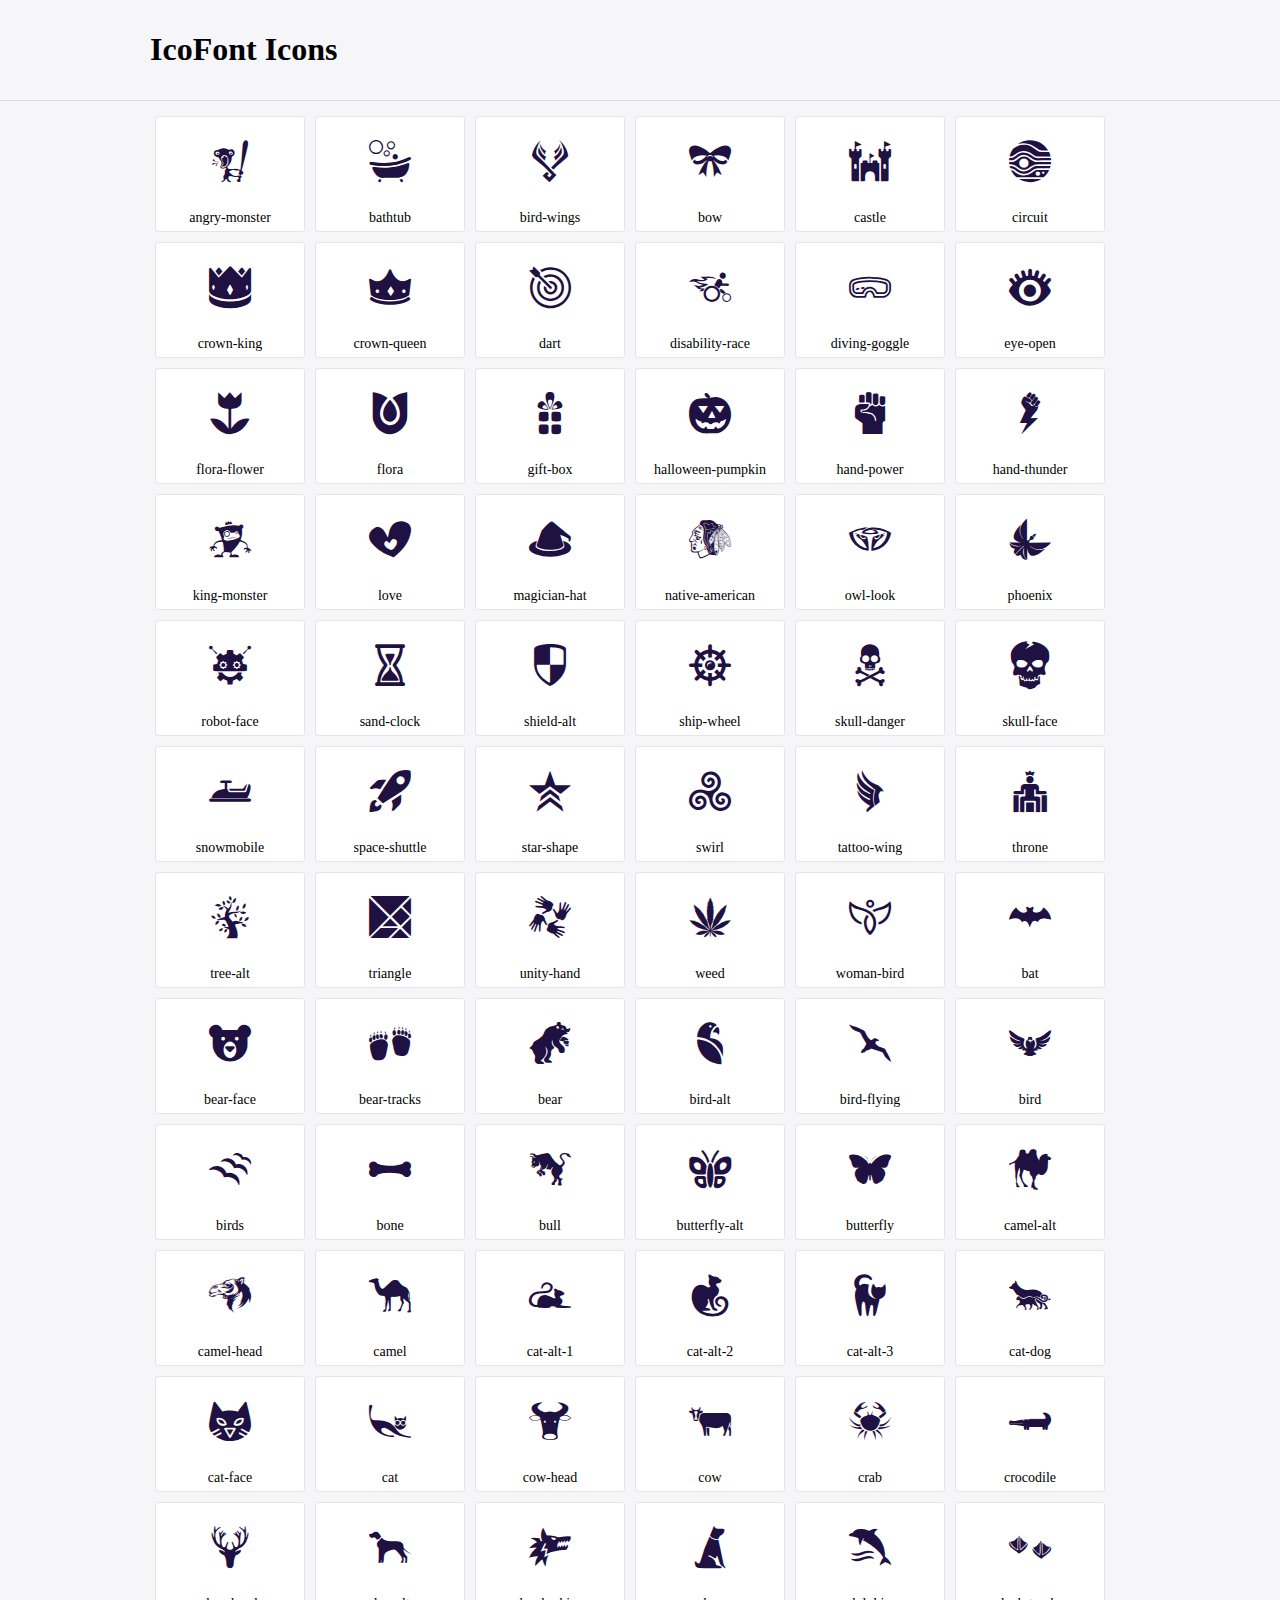
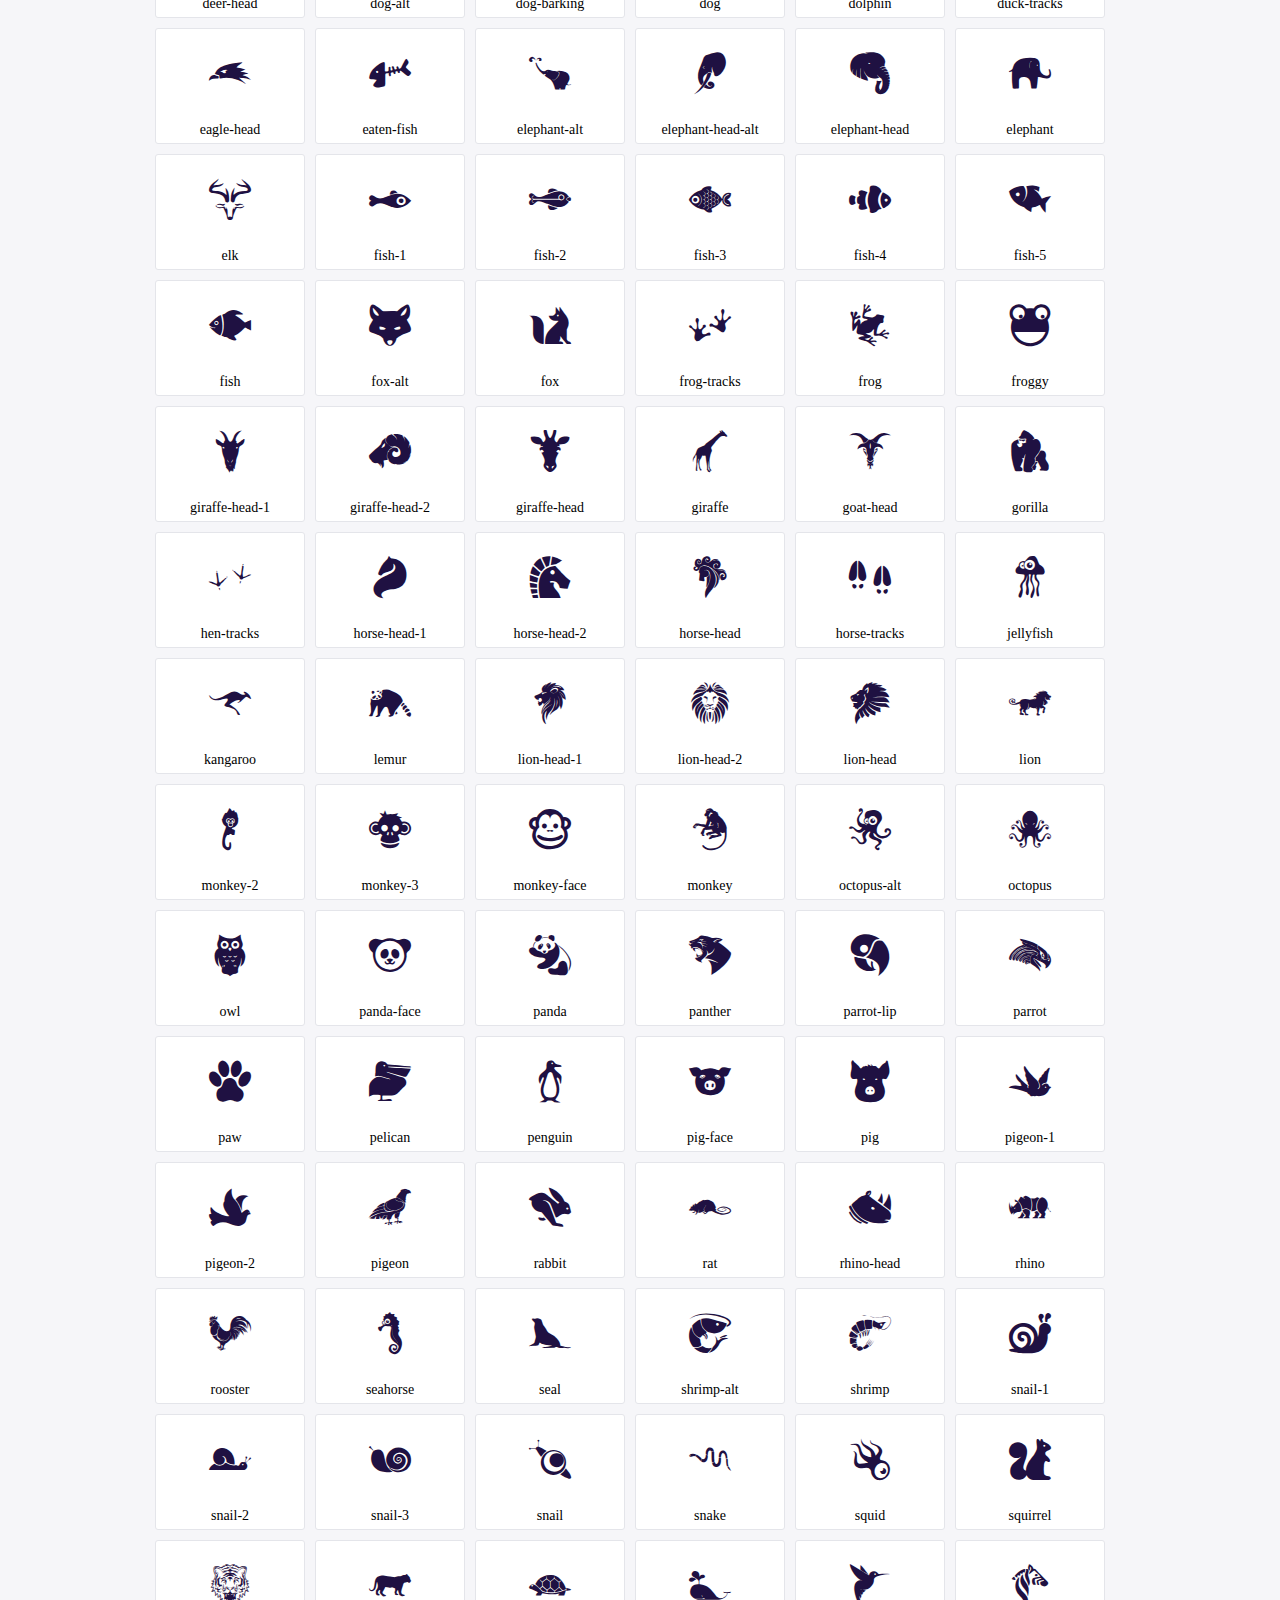
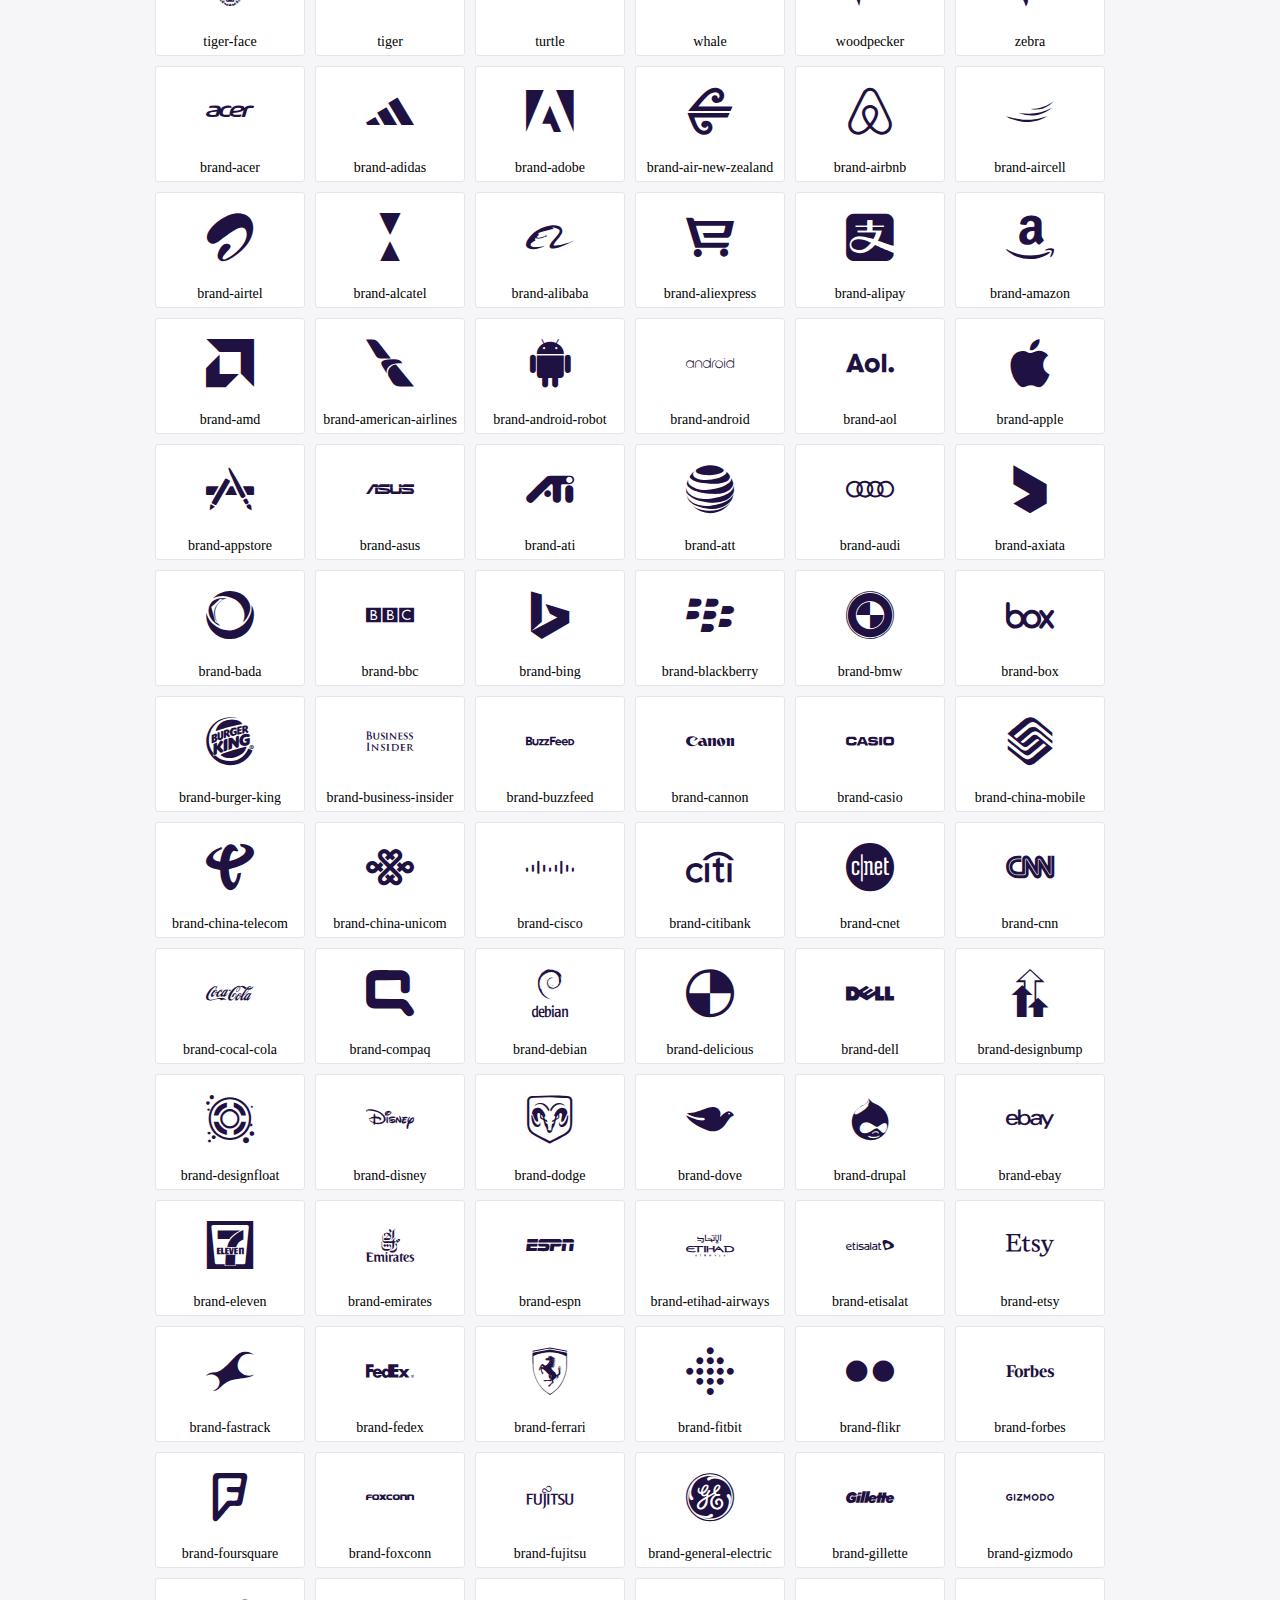
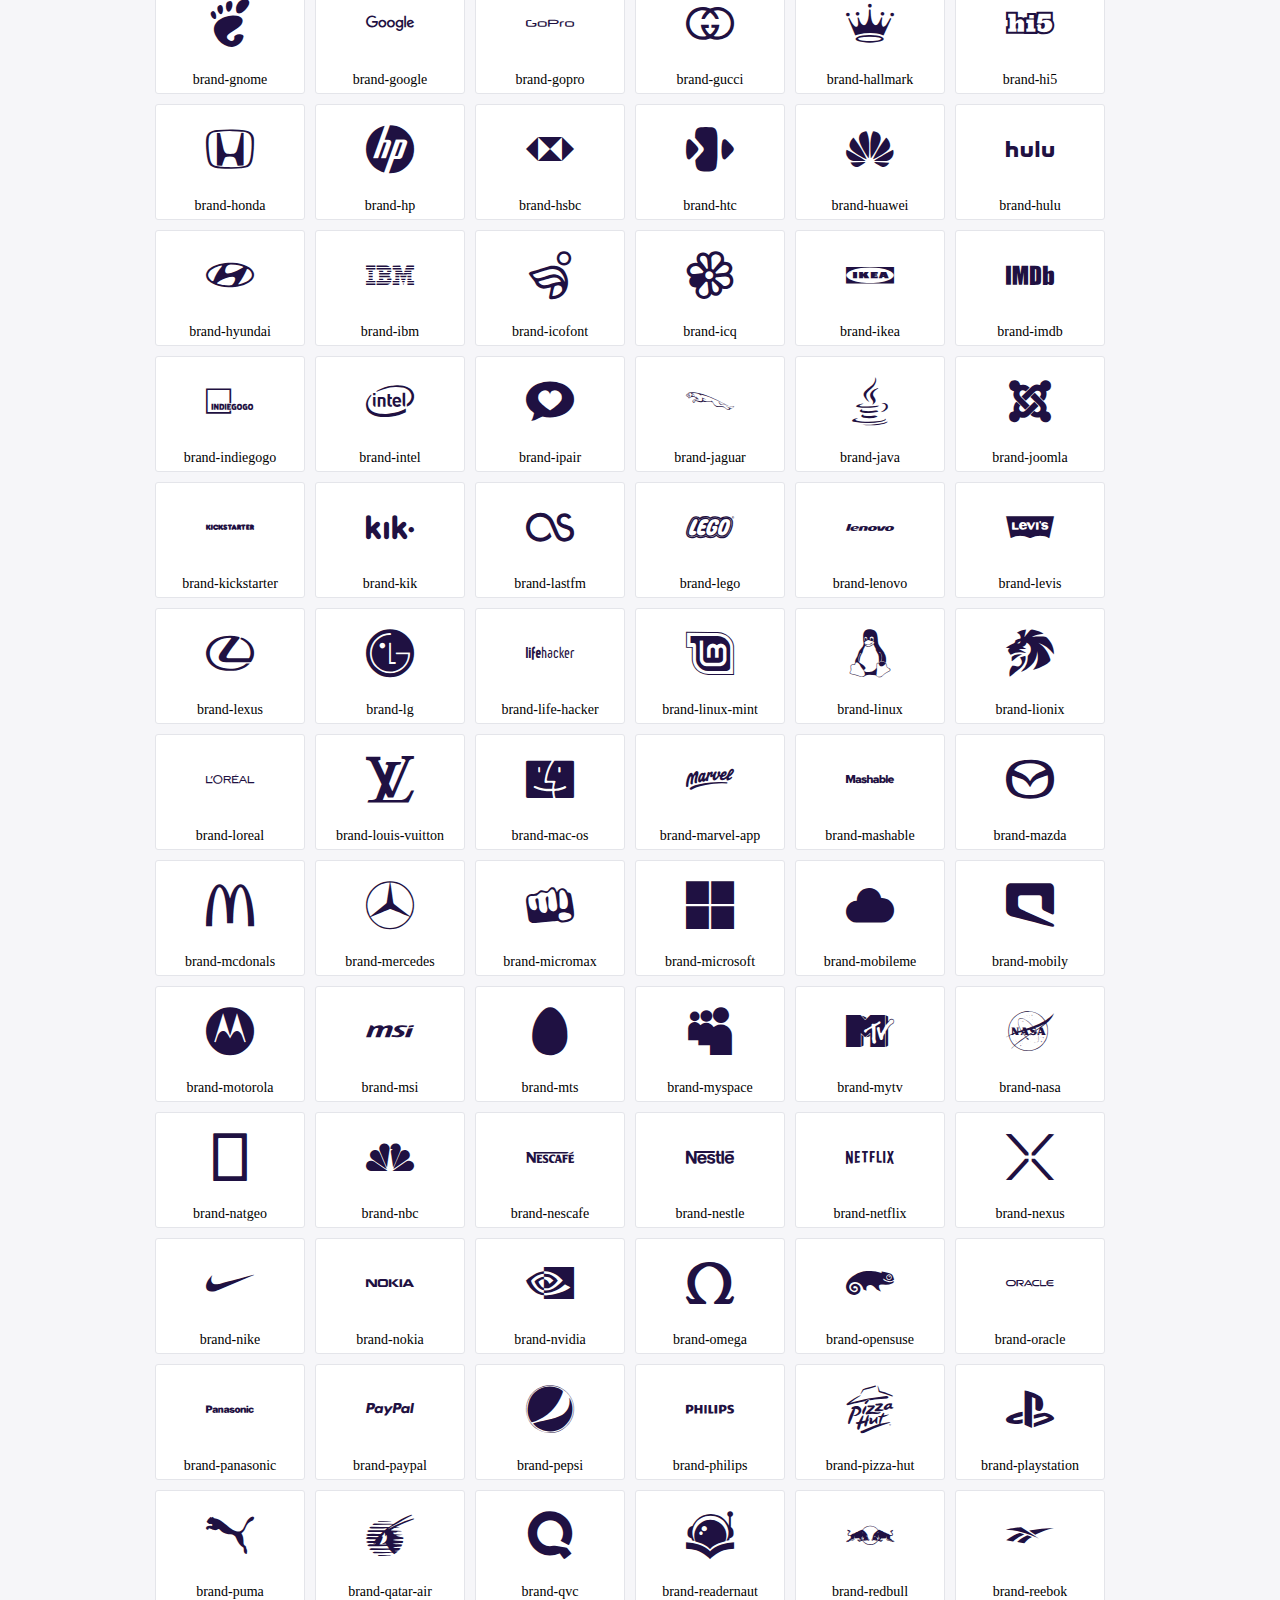
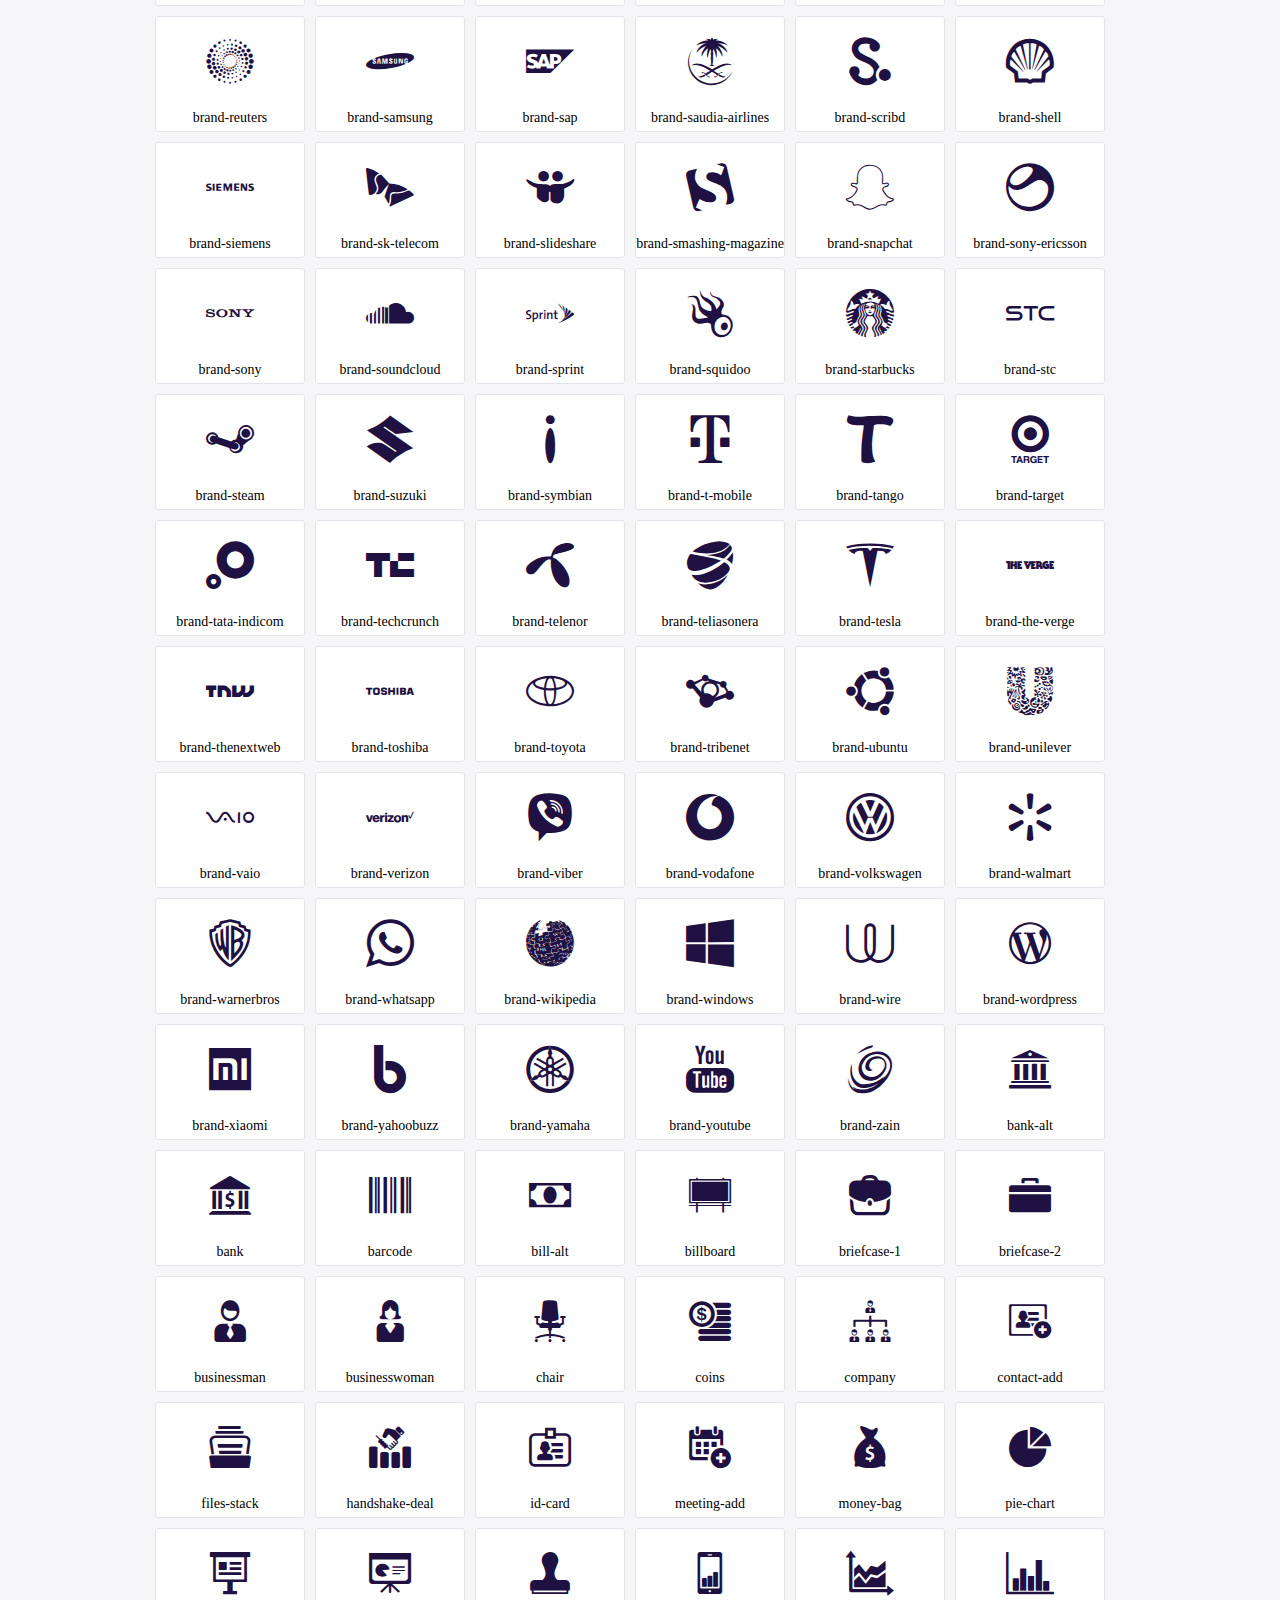
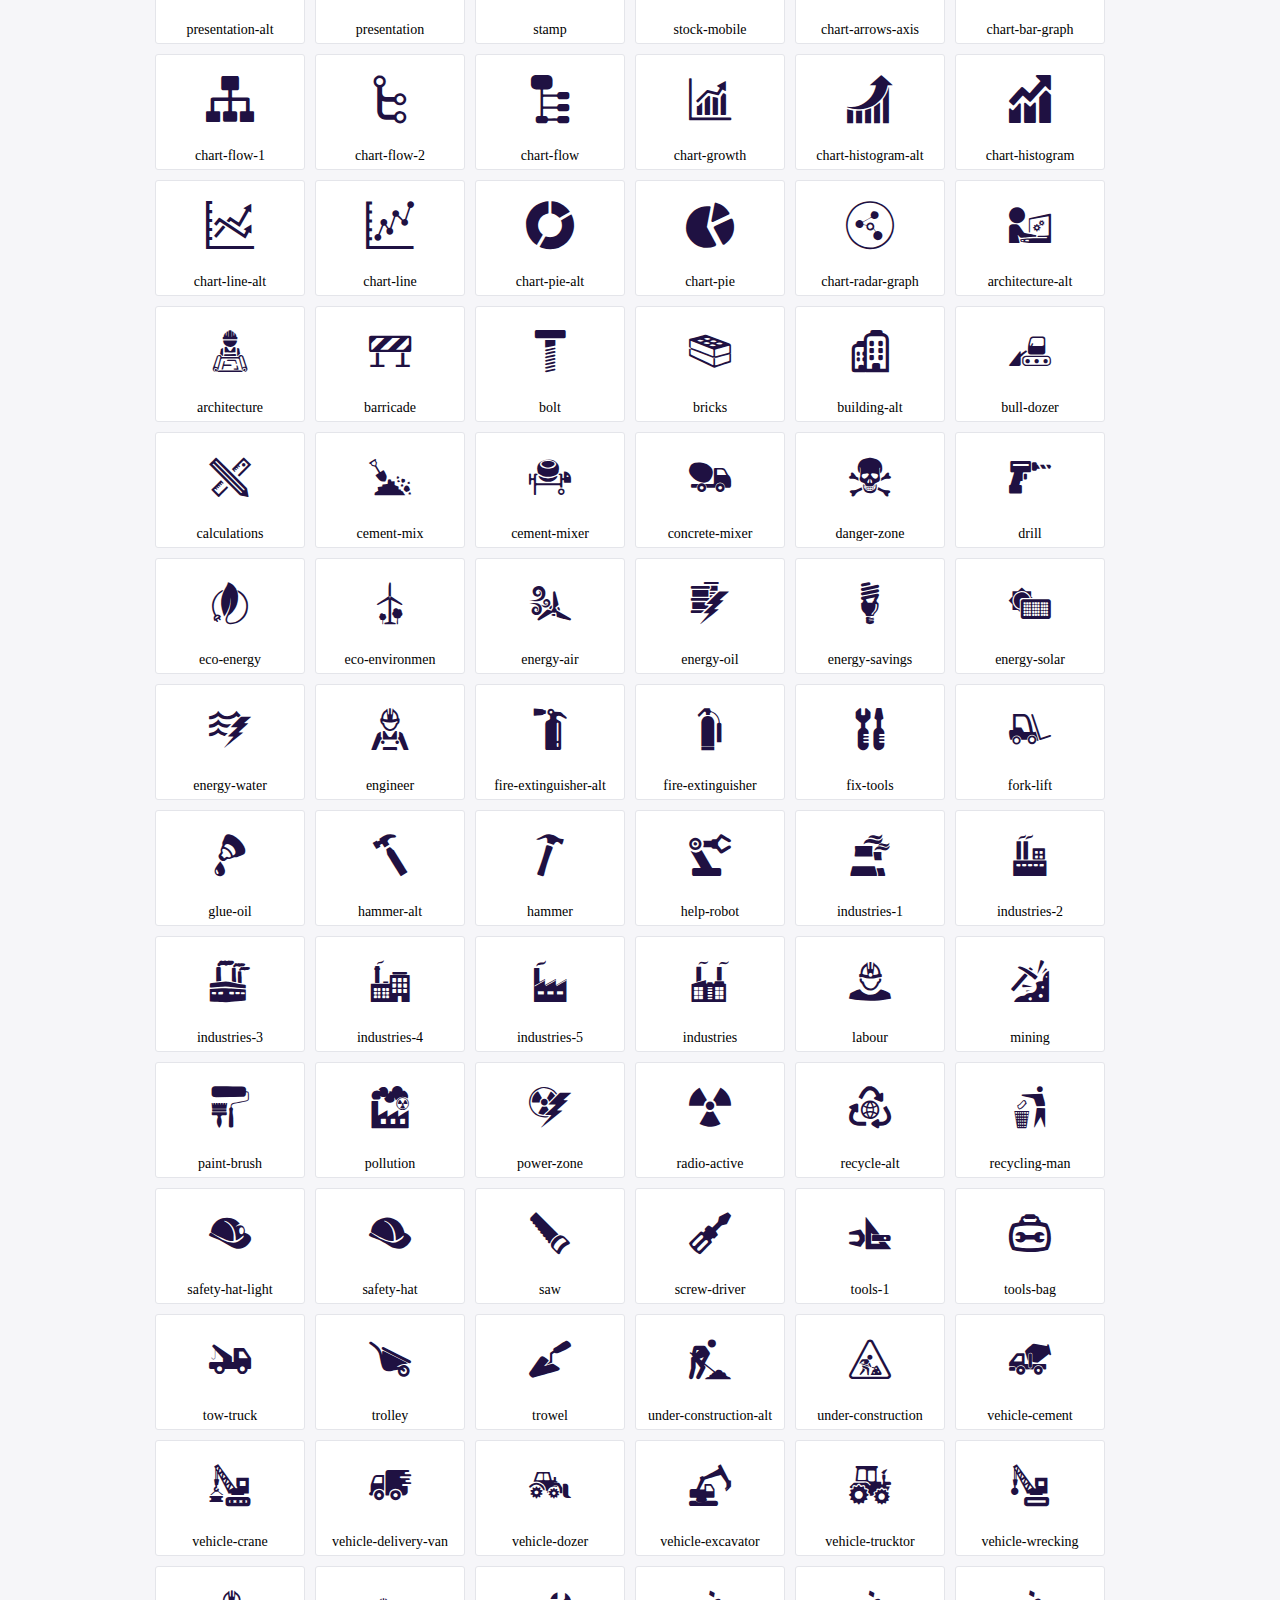
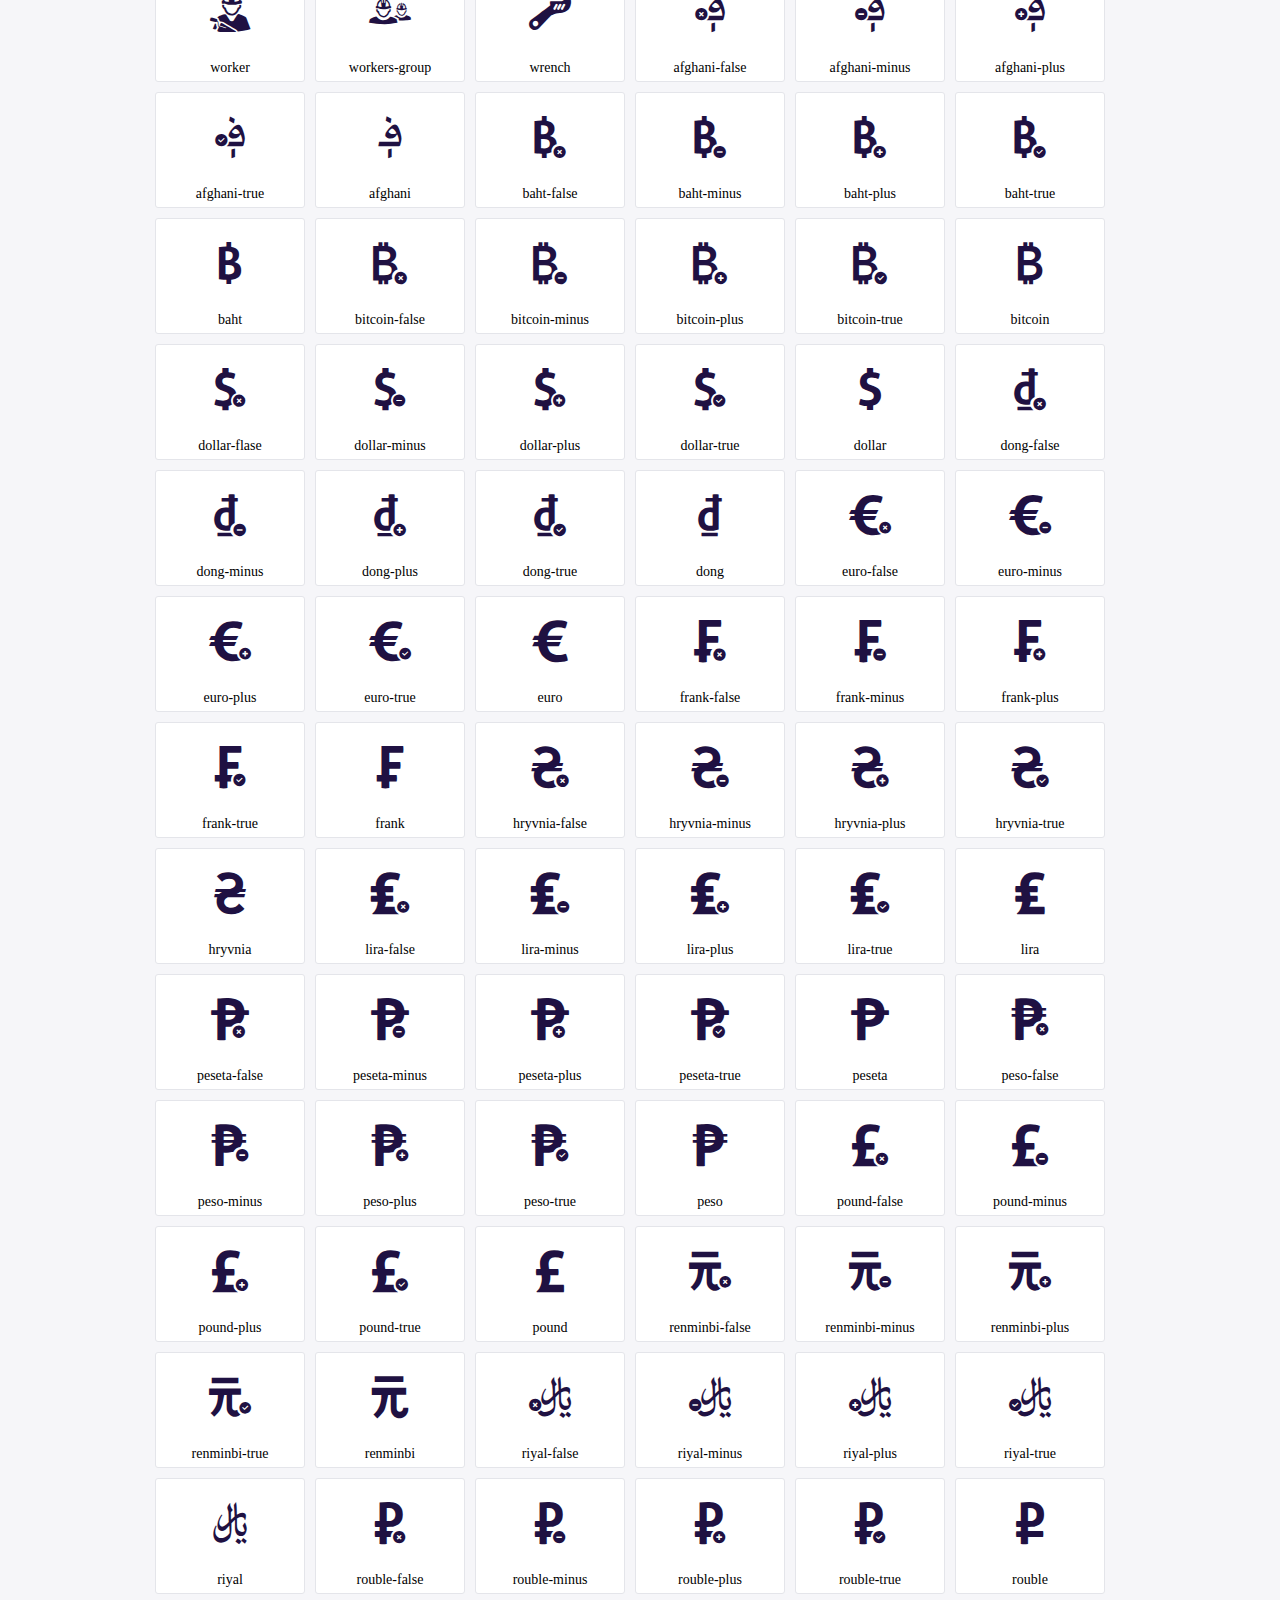
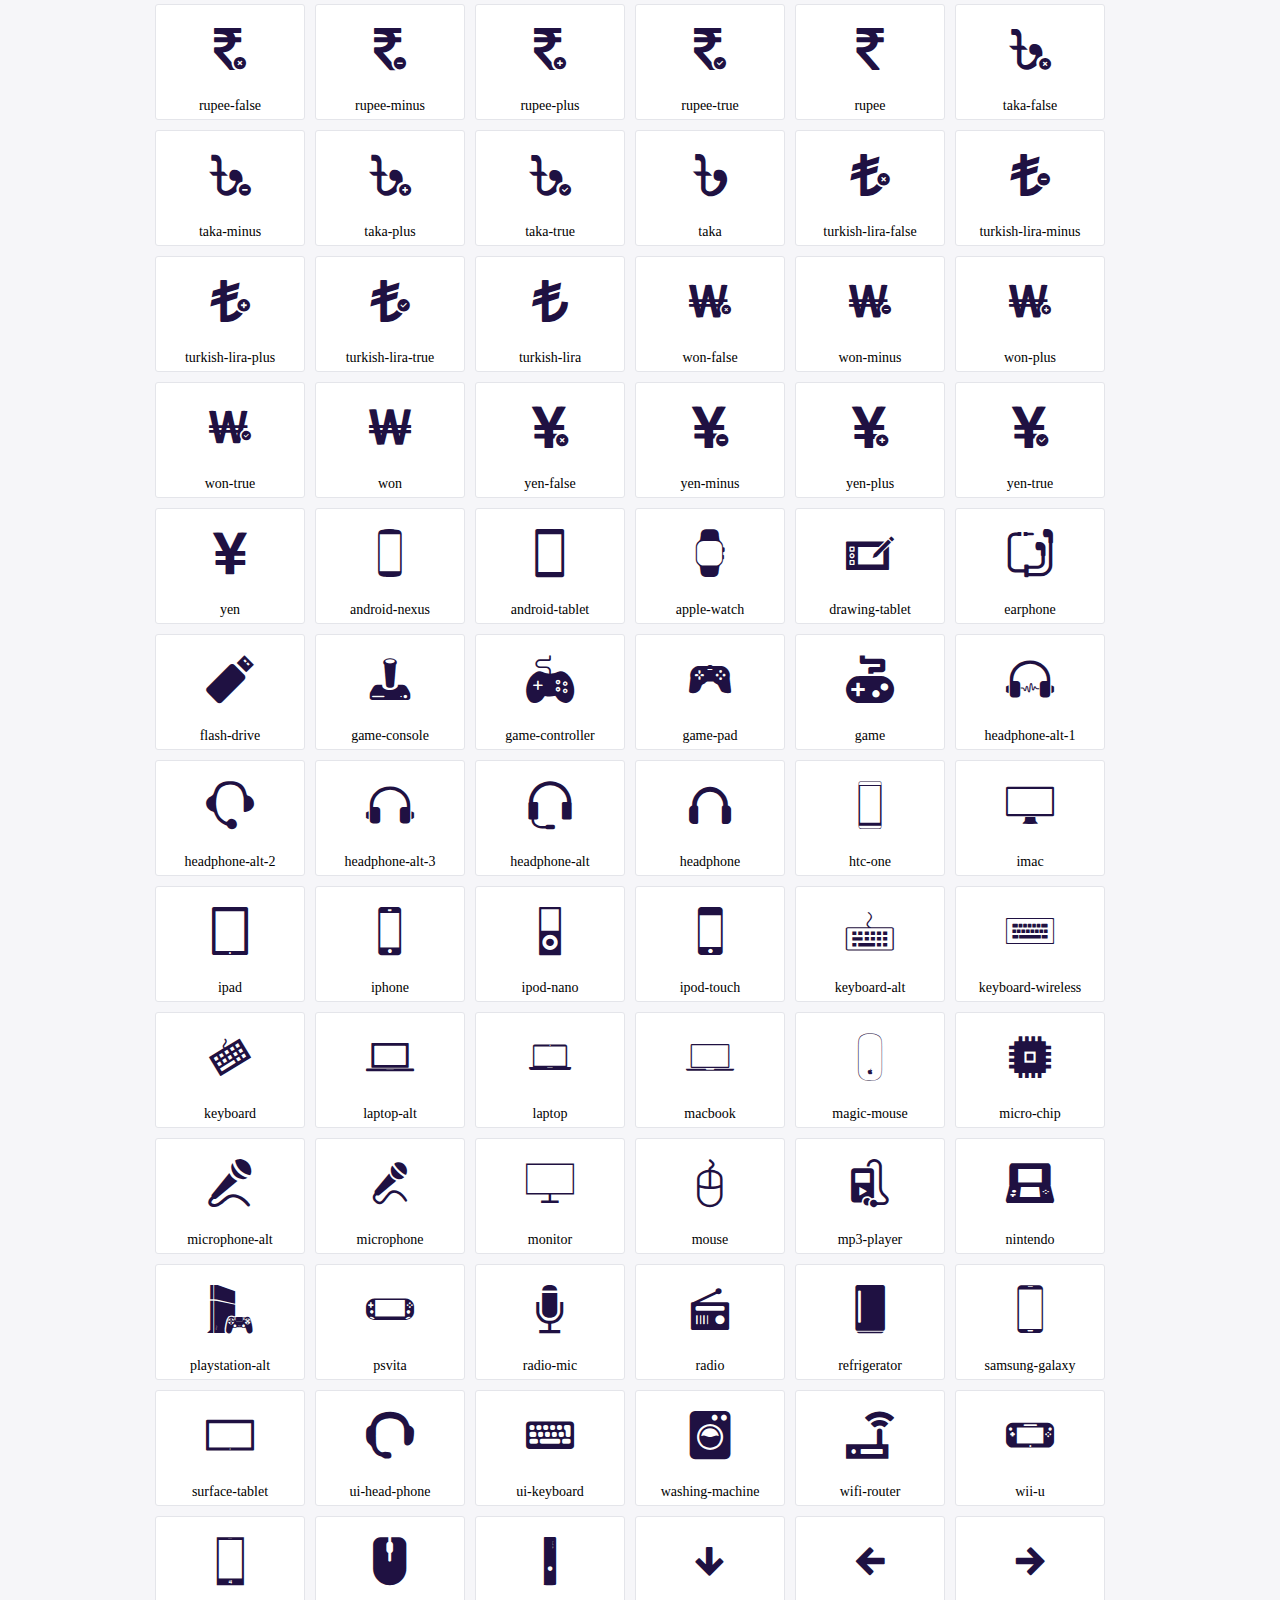
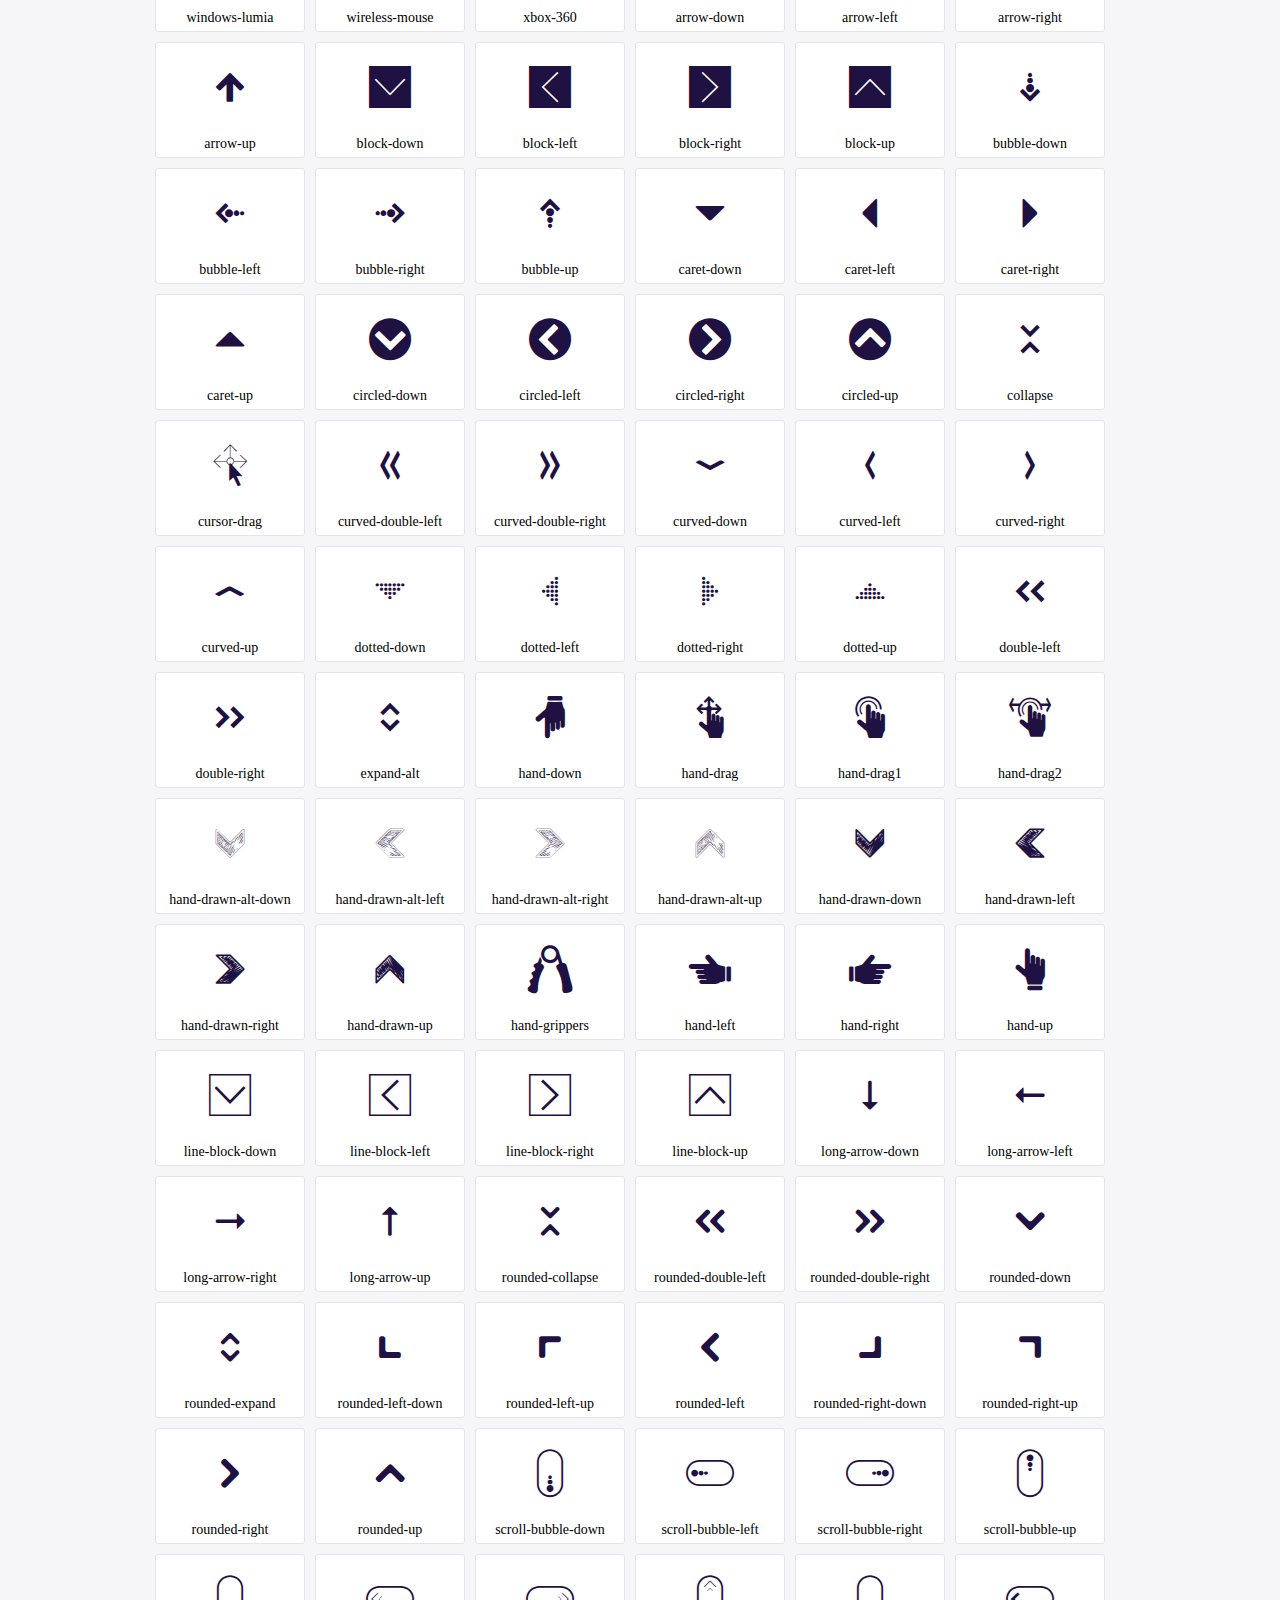
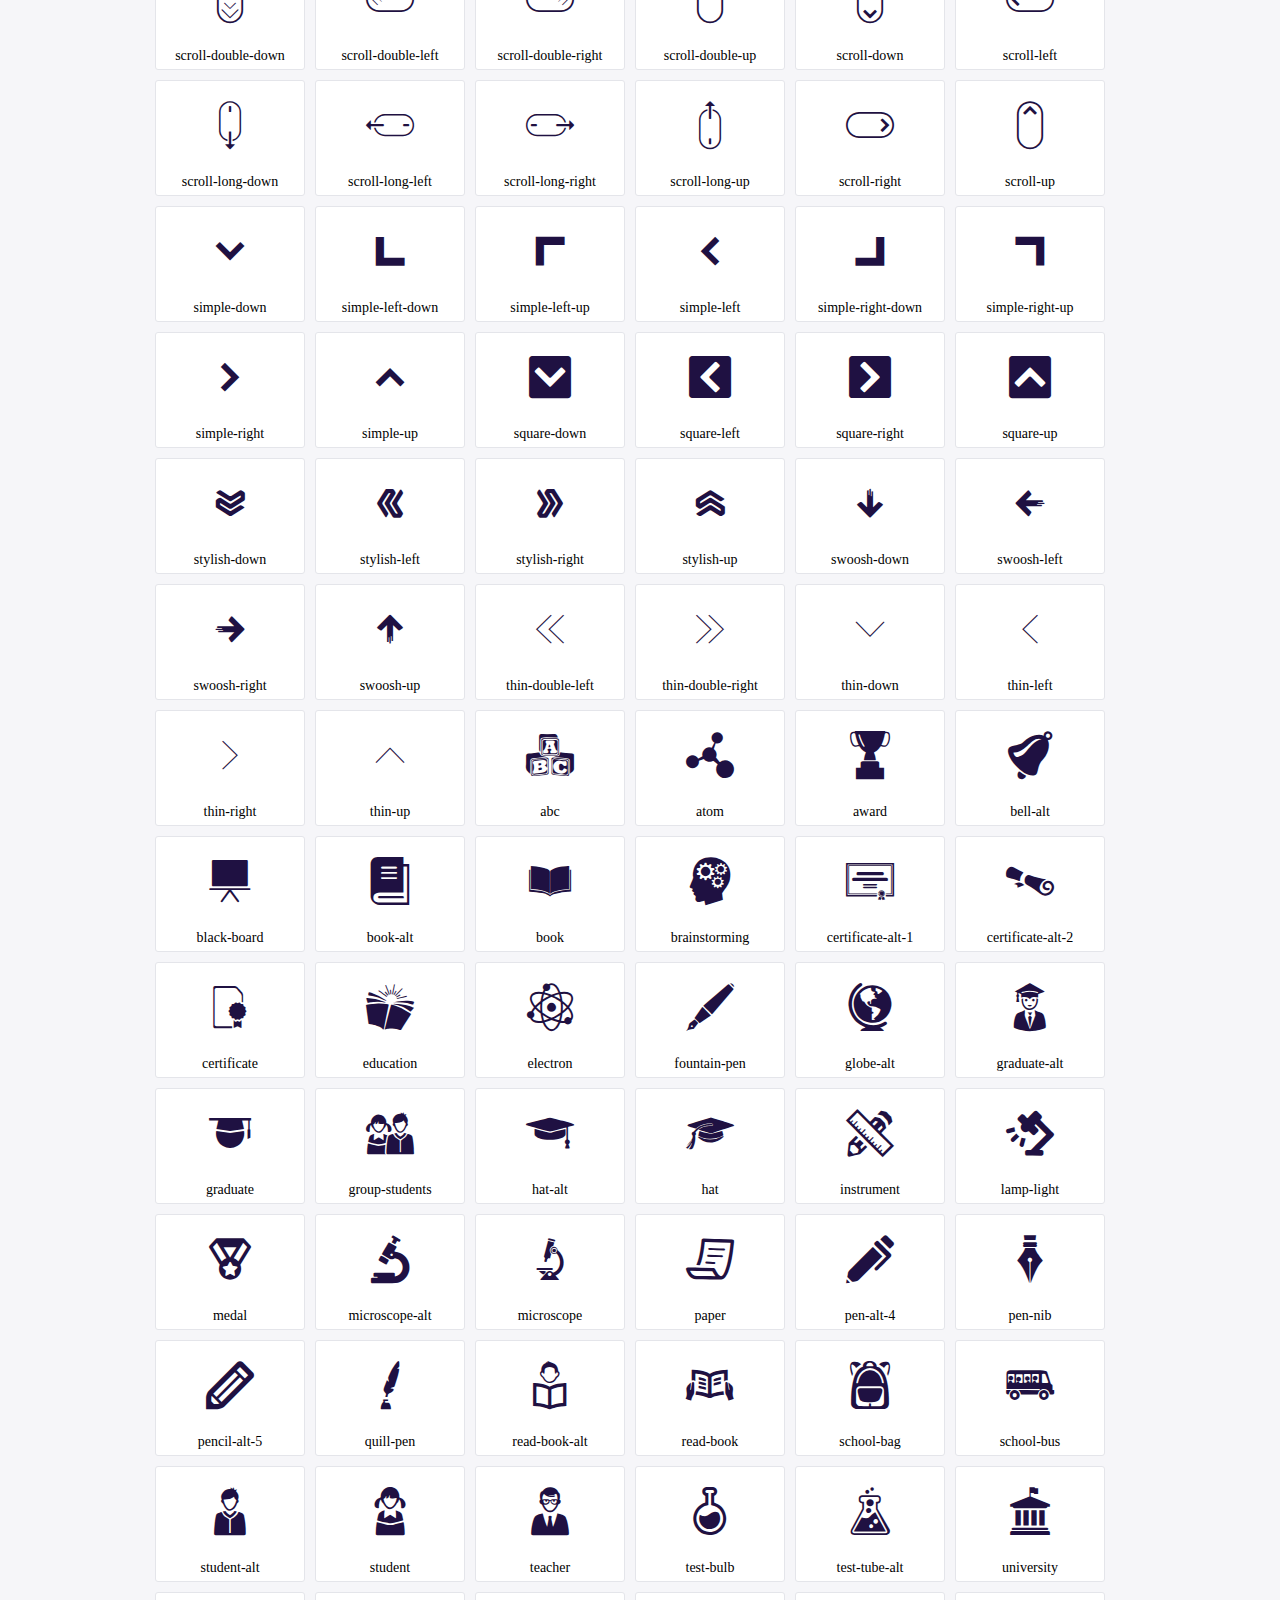
<file: fonts/icofont/demo.html>
<!DOCTYPE html>
	<html>
	<head>
		<meta charset="utf-8">
		<title>Examples | IcoFont</title>
		<link rel="stylesheet" type="text/css" href="./icofont.min.css">
		<style type="text/css">
			body {
				margin: 0;
				padding: 0;
				background: #F6F6F9;
			}
			.header {
				border-bottom: 1px solid #DCDCE1;
				padding: 10px 0;
				margin-bottom: 10px;
			}
			.container {
				width: 980px;
				margin: 0 auto;
			}
			.ico-title {
				font-size: 2em;
			}
			.iconlist {
				margin: 0;
				padding: 0;
				list-style: none;
				text-align: center;
				width: 100%;
				display: flex;
				flex-wrap: wrap;
				flex-direction: row;
			}
			.iconlist li {
				position: relative;
				margin: 5px;
				width: 150px;
				cursor: pointer;
			}
			.iconlist li .icon-holder {
				position: relative;
				text-align: center;
				border-radius: 3px;
				overflow: hidden;
				padding-bottom: 5px;
				background: #ffffff;
				border: 1px solid #E4E5EA;
				transition: all 0.2s linear 0s;
			}
			.iconlist li .icon-holder:hover {
				background: #00C3DA;
				color: #ffffff;
			}
			.iconlist li .icon-holder:hover .icon i {
				color: #ffffff;
			}
			.iconlist li .icon-holder .icon {
				padding: 20px;
				text-align: center;
			}
			.iconlist li .icon-holder .icon i {
				font-size: 3em;
				color: #1F1142;
			}
			.iconlist li .icon-holder span {
				font-size: 14px;
				display: block;
				margin-top: 5px;
				border-radius: 3px;
			}
		</style>
	</head>
	<body>
	<div class="header">
		<div class="container">
			<h1 class="ico-title"> IcoFont Icons </h1>
		</div>
	</div>
	<div class="container">
		<ul class="iconlist">
		
		<li>
			<div class="icon-holder">
				<div class="icon"> 
					<i class="icofont-angry-monster"></i>
				</div> 
				<span> angry-monster </span>
			</div>
		</li>
		
		<li>
			<div class="icon-holder">
				<div class="icon"> 
					<i class="icofont-bathtub"></i>
				</div> 
				<span> bathtub </span>
			</div>
		</li>
		
		<li>
			<div class="icon-holder">
				<div class="icon"> 
					<i class="icofont-bird-wings"></i>
				</div> 
				<span> bird-wings </span>
			</div>
		</li>
		
		<li>
			<div class="icon-holder">
				<div class="icon"> 
					<i class="icofont-bow"></i>
				</div> 
				<span> bow </span>
			</div>
		</li>
		
		<li>
			<div class="icon-holder">
				<div class="icon"> 
					<i class="icofont-castle"></i>
				</div> 
				<span> castle </span>
			</div>
		</li>
		
		<li>
			<div class="icon-holder">
				<div class="icon"> 
					<i class="icofont-circuit"></i>
				</div> 
				<span> circuit </span>
			</div>
		</li>
		
		<li>
			<div class="icon-holder">
				<div class="icon"> 
					<i class="icofont-crown-king"></i>
				</div> 
				<span> crown-king </span>
			</div>
		</li>
		
		<li>
			<div class="icon-holder">
				<div class="icon"> 
					<i class="icofont-crown-queen"></i>
				</div> 
				<span> crown-queen </span>
			</div>
		</li>
		
		<li>
			<div class="icon-holder">
				<div class="icon"> 
					<i class="icofont-dart"></i>
				</div> 
				<span> dart </span>
			</div>
		</li>
		
		<li>
			<div class="icon-holder">
				<div class="icon"> 
					<i class="icofont-disability-race"></i>
				</div> 
				<span> disability-race </span>
			</div>
		</li>
		
		<li>
			<div class="icon-holder">
				<div class="icon"> 
					<i class="icofont-diving-goggle"></i>
				</div> 
				<span> diving-goggle </span>
			</div>
		</li>
		
		<li>
			<div class="icon-holder">
				<div class="icon"> 
					<i class="icofont-eye-open"></i>
				</div> 
				<span> eye-open </span>
			</div>
		</li>
		
		<li>
			<div class="icon-holder">
				<div class="icon"> 
					<i class="icofont-flora-flower"></i>
				</div> 
				<span> flora-flower </span>
			</div>
		</li>
		
		<li>
			<div class="icon-holder">
				<div class="icon"> 
					<i class="icofont-flora"></i>
				</div> 
				<span> flora </span>
			</div>
		</li>
		
		<li>
			<div class="icon-holder">
				<div class="icon"> 
					<i class="icofont-gift-box"></i>
				</div> 
				<span> gift-box </span>
			</div>
		</li>
		
		<li>
			<div class="icon-holder">
				<div class="icon"> 
					<i class="icofont-halloween-pumpkin"></i>
				</div> 
				<span> halloween-pumpkin </span>
			</div>
		</li>
		
		<li>
			<div class="icon-holder">
				<div class="icon"> 
					<i class="icofont-hand-power"></i>
				</div> 
				<span> hand-power </span>
			</div>
		</li>
		
		<li>
			<div class="icon-holder">
				<div class="icon"> 
					<i class="icofont-hand-thunder"></i>
				</div> 
				<span> hand-thunder </span>
			</div>
		</li>
		
		<li>
			<div class="icon-holder">
				<div class="icon"> 
					<i class="icofont-king-monster"></i>
				</div> 
				<span> king-monster </span>
			</div>
		</li>
		
		<li>
			<div class="icon-holder">
				<div class="icon"> 
					<i class="icofont-love"></i>
				</div> 
				<span> love </span>
			</div>
		</li>
		
		<li>
			<div class="icon-holder">
				<div class="icon"> 
					<i class="icofont-magician-hat"></i>
				</div> 
				<span> magician-hat </span>
			</div>
		</li>
		
		<li>
			<div class="icon-holder">
				<div class="icon"> 
					<i class="icofont-native-american"></i>
				</div> 
				<span> native-american </span>
			</div>
		</li>
		
		<li>
			<div class="icon-holder">
				<div class="icon"> 
					<i class="icofont-owl-look"></i>
				</div> 
				<span> owl-look </span>
			</div>
		</li>
		
		<li>
			<div class="icon-holder">
				<div class="icon"> 
					<i class="icofont-phoenix"></i>
				</div> 
				<span> phoenix </span>
			</div>
		</li>
		
		<li>
			<div class="icon-holder">
				<div class="icon"> 
					<i class="icofont-robot-face"></i>
				</div> 
				<span> robot-face </span>
			</div>
		</li>
		
		<li>
			<div class="icon-holder">
				<div class="icon"> 
					<i class="icofont-sand-clock"></i>
				</div> 
				<span> sand-clock </span>
			</div>
		</li>
		
		<li>
			<div class="icon-holder">
				<div class="icon"> 
					<i class="icofont-shield-alt"></i>
				</div> 
				<span> shield-alt </span>
			</div>
		</li>
		
		<li>
			<div class="icon-holder">
				<div class="icon"> 
					<i class="icofont-ship-wheel"></i>
				</div> 
				<span> ship-wheel </span>
			</div>
		</li>
		
		<li>
			<div class="icon-holder">
				<div class="icon"> 
					<i class="icofont-skull-danger"></i>
				</div> 
				<span> skull-danger </span>
			</div>
		</li>
		
		<li>
			<div class="icon-holder">
				<div class="icon"> 
					<i class="icofont-skull-face"></i>
				</div> 
				<span> skull-face </span>
			</div>
		</li>
		
		<li>
			<div class="icon-holder">
				<div class="icon"> 
					<i class="icofont-snowmobile"></i>
				</div> 
				<span> snowmobile </span>
			</div>
		</li>
		
		<li>
			<div class="icon-holder">
				<div class="icon"> 
					<i class="icofont-space-shuttle"></i>
				</div> 
				<span> space-shuttle </span>
			</div>
		</li>
		
		<li>
			<div class="icon-holder">
				<div class="icon"> 
					<i class="icofont-star-shape"></i>
				</div> 
				<span> star-shape </span>
			</div>
		</li>
		
		<li>
			<div class="icon-holder">
				<div class="icon"> 
					<i class="icofont-swirl"></i>
				</div> 
				<span> swirl </span>
			</div>
		</li>
		
		<li>
			<div class="icon-holder">
				<div class="icon"> 
					<i class="icofont-tattoo-wing"></i>
				</div> 
				<span> tattoo-wing </span>
			</div>
		</li>
		
		<li>
			<div class="icon-holder">
				<div class="icon"> 
					<i class="icofont-throne"></i>
				</div> 
				<span> throne </span>
			</div>
		</li>
		
		<li>
			<div class="icon-holder">
				<div class="icon"> 
					<i class="icofont-tree-alt"></i>
				</div> 
				<span> tree-alt </span>
			</div>
		</li>
		
		<li>
			<div class="icon-holder">
				<div class="icon"> 
					<i class="icofont-triangle"></i>
				</div> 
				<span> triangle </span>
			</div>
		</li>
		
		<li>
			<div class="icon-holder">
				<div class="icon"> 
					<i class="icofont-unity-hand"></i>
				</div> 
				<span> unity-hand </span>
			</div>
		</li>
		
		<li>
			<div class="icon-holder">
				<div class="icon"> 
					<i class="icofont-weed"></i>
				</div> 
				<span> weed </span>
			</div>
		</li>
		
		<li>
			<div class="icon-holder">
				<div class="icon"> 
					<i class="icofont-woman-bird"></i>
				</div> 
				<span> woman-bird </span>
			</div>
		</li>
		
		<li>
			<div class="icon-holder">
				<div class="icon"> 
					<i class="icofont-bat"></i>
				</div> 
				<span> bat </span>
			</div>
		</li>
		
		<li>
			<div class="icon-holder">
				<div class="icon"> 
					<i class="icofont-bear-face"></i>
				</div> 
				<span> bear-face </span>
			</div>
		</li>
		
		<li>
			<div class="icon-holder">
				<div class="icon"> 
					<i class="icofont-bear-tracks"></i>
				</div> 
				<span> bear-tracks </span>
			</div>
		</li>
		
		<li>
			<div class="icon-holder">
				<div class="icon"> 
					<i class="icofont-bear"></i>
				</div> 
				<span> bear </span>
			</div>
		</li>
		
		<li>
			<div class="icon-holder">
				<div class="icon"> 
					<i class="icofont-bird-alt"></i>
				</div> 
				<span> bird-alt </span>
			</div>
		</li>
		
		<li>
			<div class="icon-holder">
				<div class="icon"> 
					<i class="icofont-bird-flying"></i>
				</div> 
				<span> bird-flying </span>
			</div>
		</li>
		
		<li>
			<div class="icon-holder">
				<div class="icon"> 
					<i class="icofont-bird"></i>
				</div> 
				<span> bird </span>
			</div>
		</li>
		
		<li>
			<div class="icon-holder">
				<div class="icon"> 
					<i class="icofont-birds"></i>
				</div> 
				<span> birds </span>
			</div>
		</li>
		
		<li>
			<div class="icon-holder">
				<div class="icon"> 
					<i class="icofont-bone"></i>
				</div> 
				<span> bone </span>
			</div>
		</li>
		
		<li>
			<div class="icon-holder">
				<div class="icon"> 
					<i class="icofont-bull"></i>
				</div> 
				<span> bull </span>
			</div>
		</li>
		
		<li>
			<div class="icon-holder">
				<div class="icon"> 
					<i class="icofont-butterfly-alt"></i>
				</div> 
				<span> butterfly-alt </span>
			</div>
		</li>
		
		<li>
			<div class="icon-holder">
				<div class="icon"> 
					<i class="icofont-butterfly"></i>
				</div> 
				<span> butterfly </span>
			</div>
		</li>
		
		<li>
			<div class="icon-holder">
				<div class="icon"> 
					<i class="icofont-camel-alt"></i>
				</div> 
				<span> camel-alt </span>
			</div>
		</li>
		
		<li>
			<div class="icon-holder">
				<div class="icon"> 
					<i class="icofont-camel-head"></i>
				</div> 
				<span> camel-head </span>
			</div>
		</li>
		
		<li>
			<div class="icon-holder">
				<div class="icon"> 
					<i class="icofont-camel"></i>
				</div> 
				<span> camel </span>
			</div>
		</li>
		
		<li>
			<div class="icon-holder">
				<div class="icon"> 
					<i class="icofont-cat-alt-1"></i>
				</div> 
				<span> cat-alt-1 </span>
			</div>
		</li>
		
		<li>
			<div class="icon-holder">
				<div class="icon"> 
					<i class="icofont-cat-alt-2"></i>
				</div> 
				<span> cat-alt-2 </span>
			</div>
		</li>
		
		<li>
			<div class="icon-holder">
				<div class="icon"> 
					<i class="icofont-cat-alt-3"></i>
				</div> 
				<span> cat-alt-3 </span>
			</div>
		</li>
		
		<li>
			<div class="icon-holder">
				<div class="icon"> 
					<i class="icofont-cat-dog"></i>
				</div> 
				<span> cat-dog </span>
			</div>
		</li>
		
		<li>
			<div class="icon-holder">
				<div class="icon"> 
					<i class="icofont-cat-face"></i>
				</div> 
				<span> cat-face </span>
			</div>
		</li>
		
		<li>
			<div class="icon-holder">
				<div class="icon"> 
					<i class="icofont-cat"></i>
				</div> 
				<span> cat </span>
			</div>
		</li>
		
		<li>
			<div class="icon-holder">
				<div class="icon"> 
					<i class="icofont-cow-head"></i>
				</div> 
				<span> cow-head </span>
			</div>
		</li>
		
		<li>
			<div class="icon-holder">
				<div class="icon"> 
					<i class="icofont-cow"></i>
				</div> 
				<span> cow </span>
			</div>
		</li>
		
		<li>
			<div class="icon-holder">
				<div class="icon"> 
					<i class="icofont-crab"></i>
				</div> 
				<span> crab </span>
			</div>
		</li>
		
		<li>
			<div class="icon-holder">
				<div class="icon"> 
					<i class="icofont-crocodile"></i>
				</div> 
				<span> crocodile </span>
			</div>
		</li>
		
		<li>
			<div class="icon-holder">
				<div class="icon"> 
					<i class="icofont-deer-head"></i>
				</div> 
				<span> deer-head </span>
			</div>
		</li>
		
		<li>
			<div class="icon-holder">
				<div class="icon"> 
					<i class="icofont-dog-alt"></i>
				</div> 
				<span> dog-alt </span>
			</div>
		</li>
		
		<li>
			<div class="icon-holder">
				<div class="icon"> 
					<i class="icofont-dog-barking"></i>
				</div> 
				<span> dog-barking </span>
			</div>
		</li>
		
		<li>
			<div class="icon-holder">
				<div class="icon"> 
					<i class="icofont-dog"></i>
				</div> 
				<span> dog </span>
			</div>
		</li>
		
		<li>
			<div class="icon-holder">
				<div class="icon"> 
					<i class="icofont-dolphin"></i>
				</div> 
				<span> dolphin </span>
			</div>
		</li>
		
		<li>
			<div class="icon-holder">
				<div class="icon"> 
					<i class="icofont-duck-tracks"></i>
				</div> 
				<span> duck-tracks </span>
			</div>
		</li>
		
		<li>
			<div class="icon-holder">
				<div class="icon"> 
					<i class="icofont-eagle-head"></i>
				</div> 
				<span> eagle-head </span>
			</div>
		</li>
		
		<li>
			<div class="icon-holder">
				<div class="icon"> 
					<i class="icofont-eaten-fish"></i>
				</div> 
				<span> eaten-fish </span>
			</div>
		</li>
		
		<li>
			<div class="icon-holder">
				<div class="icon"> 
					<i class="icofont-elephant-alt"></i>
				</div> 
				<span> elephant-alt </span>
			</div>
		</li>
		
		<li>
			<div class="icon-holder">
				<div class="icon"> 
					<i class="icofont-elephant-head-alt"></i>
				</div> 
				<span> elephant-head-alt </span>
			</div>
		</li>
		
		<li>
			<div class="icon-holder">
				<div class="icon"> 
					<i class="icofont-elephant-head"></i>
				</div> 
				<span> elephant-head </span>
			</div>
		</li>
		
		<li>
			<div class="icon-holder">
				<div class="icon"> 
					<i class="icofont-elephant"></i>
				</div> 
				<span> elephant </span>
			</div>
		</li>
		
		<li>
			<div class="icon-holder">
				<div class="icon"> 
					<i class="icofont-elk"></i>
				</div> 
				<span> elk </span>
			</div>
		</li>
		
		<li>
			<div class="icon-holder">
				<div class="icon"> 
					<i class="icofont-fish-1"></i>
				</div> 
				<span> fish-1 </span>
			</div>
		</li>
		
		<li>
			<div class="icon-holder">
				<div class="icon"> 
					<i class="icofont-fish-2"></i>
				</div> 
				<span> fish-2 </span>
			</div>
		</li>
		
		<li>
			<div class="icon-holder">
				<div class="icon"> 
					<i class="icofont-fish-3"></i>
				</div> 
				<span> fish-3 </span>
			</div>
		</li>
		
		<li>
			<div class="icon-holder">
				<div class="icon"> 
					<i class="icofont-fish-4"></i>
				</div> 
				<span> fish-4 </span>
			</div>
		</li>
		
		<li>
			<div class="icon-holder">
				<div class="icon"> 
					<i class="icofont-fish-5"></i>
				</div> 
				<span> fish-5 </span>
			</div>
		</li>
		
		<li>
			<div class="icon-holder">
				<div class="icon"> 
					<i class="icofont-fish"></i>
				</div> 
				<span> fish </span>
			</div>
		</li>
		
		<li>
			<div class="icon-holder">
				<div class="icon"> 
					<i class="icofont-fox-alt"></i>
				</div> 
				<span> fox-alt </span>
			</div>
		</li>
		
		<li>
			<div class="icon-holder">
				<div class="icon"> 
					<i class="icofont-fox"></i>
				</div> 
				<span> fox </span>
			</div>
		</li>
		
		<li>
			<div class="icon-holder">
				<div class="icon"> 
					<i class="icofont-frog-tracks"></i>
				</div> 
				<span> frog-tracks </span>
			</div>
		</li>
		
		<li>
			<div class="icon-holder">
				<div class="icon"> 
					<i class="icofont-frog"></i>
				</div> 
				<span> frog </span>
			</div>
		</li>
		
		<li>
			<div class="icon-holder">
				<div class="icon"> 
					<i class="icofont-froggy"></i>
				</div> 
				<span> froggy </span>
			</div>
		</li>
		
		<li>
			<div class="icon-holder">
				<div class="icon"> 
					<i class="icofont-giraffe-head-1"></i>
				</div> 
				<span> giraffe-head-1 </span>
			</div>
		</li>
		
		<li>
			<div class="icon-holder">
				<div class="icon"> 
					<i class="icofont-giraffe-head-2"></i>
				</div> 
				<span> giraffe-head-2 </span>
			</div>
		</li>
		
		<li>
			<div class="icon-holder">
				<div class="icon"> 
					<i class="icofont-giraffe-head"></i>
				</div> 
				<span> giraffe-head </span>
			</div>
		</li>
		
		<li>
			<div class="icon-holder">
				<div class="icon"> 
					<i class="icofont-giraffe"></i>
				</div> 
				<span> giraffe </span>
			</div>
		</li>
		
		<li>
			<div class="icon-holder">
				<div class="icon"> 
					<i class="icofont-goat-head"></i>
				</div> 
				<span> goat-head </span>
			</div>
		</li>
		
		<li>
			<div class="icon-holder">
				<div class="icon"> 
					<i class="icofont-gorilla"></i>
				</div> 
				<span> gorilla </span>
			</div>
		</li>
		
		<li>
			<div class="icon-holder">
				<div class="icon"> 
					<i class="icofont-hen-tracks"></i>
				</div> 
				<span> hen-tracks </span>
			</div>
		</li>
		
		<li>
			<div class="icon-holder">
				<div class="icon"> 
					<i class="icofont-horse-head-1"></i>
				</div> 
				<span> horse-head-1 </span>
			</div>
		</li>
		
		<li>
			<div class="icon-holder">
				<div class="icon"> 
					<i class="icofont-horse-head-2"></i>
				</div> 
				<span> horse-head-2 </span>
			</div>
		</li>
		
		<li>
			<div class="icon-holder">
				<div class="icon"> 
					<i class="icofont-horse-head"></i>
				</div> 
				<span> horse-head </span>
			</div>
		</li>
		
		<li>
			<div class="icon-holder">
				<div class="icon"> 
					<i class="icofont-horse-tracks"></i>
				</div> 
				<span> horse-tracks </span>
			</div>
		</li>
		
		<li>
			<div class="icon-holder">
				<div class="icon"> 
					<i class="icofont-jellyfish"></i>
				</div> 
				<span> jellyfish </span>
			</div>
		</li>
		
		<li>
			<div class="icon-holder">
				<div class="icon"> 
					<i class="icofont-kangaroo"></i>
				</div> 
				<span> kangaroo </span>
			</div>
		</li>
		
		<li>
			<div class="icon-holder">
				<div class="icon"> 
					<i class="icofont-lemur"></i>
				</div> 
				<span> lemur </span>
			</div>
		</li>
		
		<li>
			<div class="icon-holder">
				<div class="icon"> 
					<i class="icofont-lion-head-1"></i>
				</div> 
				<span> lion-head-1 </span>
			</div>
		</li>
		
		<li>
			<div class="icon-holder">
				<div class="icon"> 
					<i class="icofont-lion-head-2"></i>
				</div> 
				<span> lion-head-2 </span>
			</div>
		</li>
		
		<li>
			<div class="icon-holder">
				<div class="icon"> 
					<i class="icofont-lion-head"></i>
				</div> 
				<span> lion-head </span>
			</div>
		</li>
		
		<li>
			<div class="icon-holder">
				<div class="icon"> 
					<i class="icofont-lion"></i>
				</div> 
				<span> lion </span>
			</div>
		</li>
		
		<li>
			<div class="icon-holder">
				<div class="icon"> 
					<i class="icofont-monkey-2"></i>
				</div> 
				<span> monkey-2 </span>
			</div>
		</li>
		
		<li>
			<div class="icon-holder">
				<div class="icon"> 
					<i class="icofont-monkey-3"></i>
				</div> 
				<span> monkey-3 </span>
			</div>
		</li>
		
		<li>
			<div class="icon-holder">
				<div class="icon"> 
					<i class="icofont-monkey-face"></i>
				</div> 
				<span> monkey-face </span>
			</div>
		</li>
		
		<li>
			<div class="icon-holder">
				<div class="icon"> 
					<i class="icofont-monkey"></i>
				</div> 
				<span> monkey </span>
			</div>
		</li>
		
		<li>
			<div class="icon-holder">
				<div class="icon"> 
					<i class="icofont-octopus-alt"></i>
				</div> 
				<span> octopus-alt </span>
			</div>
		</li>
		
		<li>
			<div class="icon-holder">
				<div class="icon"> 
					<i class="icofont-octopus"></i>
				</div> 
				<span> octopus </span>
			</div>
		</li>
		
		<li>
			<div class="icon-holder">
				<div class="icon"> 
					<i class="icofont-owl"></i>
				</div> 
				<span> owl </span>
			</div>
		</li>
		
		<li>
			<div class="icon-holder">
				<div class="icon"> 
					<i class="icofont-panda-face"></i>
				</div> 
				<span> panda-face </span>
			</div>
		</li>
		
		<li>
			<div class="icon-holder">
				<div class="icon"> 
					<i class="icofont-panda"></i>
				</div> 
				<span> panda </span>
			</div>
		</li>
		
		<li>
			<div class="icon-holder">
				<div class="icon"> 
					<i class="icofont-panther"></i>
				</div> 
				<span> panther </span>
			</div>
		</li>
		
		<li>
			<div class="icon-holder">
				<div class="icon"> 
					<i class="icofont-parrot-lip"></i>
				</div> 
				<span> parrot-lip </span>
			</div>
		</li>
		
		<li>
			<div class="icon-holder">
				<div class="icon"> 
					<i class="icofont-parrot"></i>
				</div> 
				<span> parrot </span>
			</div>
		</li>
		
		<li>
			<div class="icon-holder">
				<div class="icon"> 
					<i class="icofont-paw"></i>
				</div> 
				<span> paw </span>
			</div>
		</li>
		
		<li>
			<div class="icon-holder">
				<div class="icon"> 
					<i class="icofont-pelican"></i>
				</div> 
				<span> pelican </span>
			</div>
		</li>
		
		<li>
			<div class="icon-holder">
				<div class="icon"> 
					<i class="icofont-penguin"></i>
				</div> 
				<span> penguin </span>
			</div>
		</li>
		
		<li>
			<div class="icon-holder">
				<div class="icon"> 
					<i class="icofont-pig-face"></i>
				</div> 
				<span> pig-face </span>
			</div>
		</li>
		
		<li>
			<div class="icon-holder">
				<div class="icon"> 
					<i class="icofont-pig"></i>
				</div> 
				<span> pig </span>
			</div>
		</li>
		
		<li>
			<div class="icon-holder">
				<div class="icon"> 
					<i class="icofont-pigeon-1"></i>
				</div> 
				<span> pigeon-1 </span>
			</div>
		</li>
		
		<li>
			<div class="icon-holder">
				<div class="icon"> 
					<i class="icofont-pigeon-2"></i>
				</div> 
				<span> pigeon-2 </span>
			</div>
		</li>
		
		<li>
			<div class="icon-holder">
				<div class="icon"> 
					<i class="icofont-pigeon"></i>
				</div> 
				<span> pigeon </span>
			</div>
		</li>
		
		<li>
			<div class="icon-holder">
				<div class="icon"> 
					<i class="icofont-rabbit"></i>
				</div> 
				<span> rabbit </span>
			</div>
		</li>
		
		<li>
			<div class="icon-holder">
				<div class="icon"> 
					<i class="icofont-rat"></i>
				</div> 
				<span> rat </span>
			</div>
		</li>
		
		<li>
			<div class="icon-holder">
				<div class="icon"> 
					<i class="icofont-rhino-head"></i>
				</div> 
				<span> rhino-head </span>
			</div>
		</li>
		
		<li>
			<div class="icon-holder">
				<div class="icon"> 
					<i class="icofont-rhino"></i>
				</div> 
				<span> rhino </span>
			</div>
		</li>
		
		<li>
			<div class="icon-holder">
				<div class="icon"> 
					<i class="icofont-rooster"></i>
				</div> 
				<span> rooster </span>
			</div>
		</li>
		
		<li>
			<div class="icon-holder">
				<div class="icon"> 
					<i class="icofont-seahorse"></i>
				</div> 
				<span> seahorse </span>
			</div>
		</li>
		
		<li>
			<div class="icon-holder">
				<div class="icon"> 
					<i class="icofont-seal"></i>
				</div> 
				<span> seal </span>
			</div>
		</li>
		
		<li>
			<div class="icon-holder">
				<div class="icon"> 
					<i class="icofont-shrimp-alt"></i>
				</div> 
				<span> shrimp-alt </span>
			</div>
		</li>
		
		<li>
			<div class="icon-holder">
				<div class="icon"> 
					<i class="icofont-shrimp"></i>
				</div> 
				<span> shrimp </span>
			</div>
		</li>
		
		<li>
			<div class="icon-holder">
				<div class="icon"> 
					<i class="icofont-snail-1"></i>
				</div> 
				<span> snail-1 </span>
			</div>
		</li>
		
		<li>
			<div class="icon-holder">
				<div class="icon"> 
					<i class="icofont-snail-2"></i>
				</div> 
				<span> snail-2 </span>
			</div>
		</li>
		
		<li>
			<div class="icon-holder">
				<div class="icon"> 
					<i class="icofont-snail-3"></i>
				</div> 
				<span> snail-3 </span>
			</div>
		</li>
		
		<li>
			<div class="icon-holder">
				<div class="icon"> 
					<i class="icofont-snail"></i>
				</div> 
				<span> snail </span>
			</div>
		</li>
		
		<li>
			<div class="icon-holder">
				<div class="icon"> 
					<i class="icofont-snake"></i>
				</div> 
				<span> snake </span>
			</div>
		</li>
		
		<li>
			<div class="icon-holder">
				<div class="icon"> 
					<i class="icofont-squid"></i>
				</div> 
				<span> squid </span>
			</div>
		</li>
		
		<li>
			<div class="icon-holder">
				<div class="icon"> 
					<i class="icofont-squirrel"></i>
				</div> 
				<span> squirrel </span>
			</div>
		</li>
		
		<li>
			<div class="icon-holder">
				<div class="icon"> 
					<i class="icofont-tiger-face"></i>
				</div> 
				<span> tiger-face </span>
			</div>
		</li>
		
		<li>
			<div class="icon-holder">
				<div class="icon"> 
					<i class="icofont-tiger"></i>
				</div> 
				<span> tiger </span>
			</div>
		</li>
		
		<li>
			<div class="icon-holder">
				<div class="icon"> 
					<i class="icofont-turtle"></i>
				</div> 
				<span> turtle </span>
			</div>
		</li>
		
		<li>
			<div class="icon-holder">
				<div class="icon"> 
					<i class="icofont-whale"></i>
				</div> 
				<span> whale </span>
			</div>
		</li>
		
		<li>
			<div class="icon-holder">
				<div class="icon"> 
					<i class="icofont-woodpecker"></i>
				</div> 
				<span> woodpecker </span>
			</div>
		</li>
		
		<li>
			<div class="icon-holder">
				<div class="icon"> 
					<i class="icofont-zebra"></i>
				</div> 
				<span> zebra </span>
			</div>
		</li>
		
		<li>
			<div class="icon-holder">
				<div class="icon"> 
					<i class="icofont-brand-acer"></i>
				</div> 
				<span> brand-acer </span>
			</div>
		</li>
		
		<li>
			<div class="icon-holder">
				<div class="icon"> 
					<i class="icofont-brand-adidas"></i>
				</div> 
				<span> brand-adidas </span>
			</div>
		</li>
		
		<li>
			<div class="icon-holder">
				<div class="icon"> 
					<i class="icofont-brand-adobe"></i>
				</div> 
				<span> brand-adobe </span>
			</div>
		</li>
		
		<li>
			<div class="icon-holder">
				<div class="icon"> 
					<i class="icofont-brand-air-new-zealand"></i>
				</div> 
				<span> brand-air-new-zealand </span>
			</div>
		</li>
		
		<li>
			<div class="icon-holder">
				<div class="icon"> 
					<i class="icofont-brand-airbnb"></i>
				</div> 
				<span> brand-airbnb </span>
			</div>
		</li>
		
		<li>
			<div class="icon-holder">
				<div class="icon"> 
					<i class="icofont-brand-aircell"></i>
				</div> 
				<span> brand-aircell </span>
			</div>
		</li>
		
		<li>
			<div class="icon-holder">
				<div class="icon"> 
					<i class="icofont-brand-airtel"></i>
				</div> 
				<span> brand-airtel </span>
			</div>
		</li>
		
		<li>
			<div class="icon-holder">
				<div class="icon"> 
					<i class="icofont-brand-alcatel"></i>
				</div> 
				<span> brand-alcatel </span>
			</div>
		</li>
		
		<li>
			<div class="icon-holder">
				<div class="icon"> 
					<i class="icofont-brand-alibaba"></i>
				</div> 
				<span> brand-alibaba </span>
			</div>
		</li>
		
		<li>
			<div class="icon-holder">
				<div class="icon"> 
					<i class="icofont-brand-aliexpress"></i>
				</div> 
				<span> brand-aliexpress </span>
			</div>
		</li>
		
		<li>
			<div class="icon-holder">
				<div class="icon"> 
					<i class="icofont-brand-alipay"></i>
				</div> 
				<span> brand-alipay </span>
			</div>
		</li>
		
		<li>
			<div class="icon-holder">
				<div class="icon"> 
					<i class="icofont-brand-amazon"></i>
				</div> 
				<span> brand-amazon </span>
			</div>
		</li>
		
		<li>
			<div class="icon-holder">
				<div class="icon"> 
					<i class="icofont-brand-amd"></i>
				</div> 
				<span> brand-amd </span>
			</div>
		</li>
		
		<li>
			<div class="icon-holder">
				<div class="icon"> 
					<i class="icofont-brand-american-airlines"></i>
				</div> 
				<span> brand-american-airlines </span>
			</div>
		</li>
		
		<li>
			<div class="icon-holder">
				<div class="icon"> 
					<i class="icofont-brand-android-robot"></i>
				</div> 
				<span> brand-android-robot </span>
			</div>
		</li>
		
		<li>
			<div class="icon-holder">
				<div class="icon"> 
					<i class="icofont-brand-android"></i>
				</div> 
				<span> brand-android </span>
			</div>
		</li>
		
		<li>
			<div class="icon-holder">
				<div class="icon"> 
					<i class="icofont-brand-aol"></i>
				</div> 
				<span> brand-aol </span>
			</div>
		</li>
		
		<li>
			<div class="icon-holder">
				<div class="icon"> 
					<i class="icofont-brand-apple"></i>
				</div> 
				<span> brand-apple </span>
			</div>
		</li>
		
		<li>
			<div class="icon-holder">
				<div class="icon"> 
					<i class="icofont-brand-appstore"></i>
				</div> 
				<span> brand-appstore </span>
			</div>
		</li>
		
		<li>
			<div class="icon-holder">
				<div class="icon"> 
					<i class="icofont-brand-asus"></i>
				</div> 
				<span> brand-asus </span>
			</div>
		</li>
		
		<li>
			<div class="icon-holder">
				<div class="icon"> 
					<i class="icofont-brand-ati"></i>
				</div> 
				<span> brand-ati </span>
			</div>
		</li>
		
		<li>
			<div class="icon-holder">
				<div class="icon"> 
					<i class="icofont-brand-att"></i>
				</div> 
				<span> brand-att </span>
			</div>
		</li>
		
		<li>
			<div class="icon-holder">
				<div class="icon"> 
					<i class="icofont-brand-audi"></i>
				</div> 
				<span> brand-audi </span>
			</div>
		</li>
		
		<li>
			<div class="icon-holder">
				<div class="icon"> 
					<i class="icofont-brand-axiata"></i>
				</div> 
				<span> brand-axiata </span>
			</div>
		</li>
		
		<li>
			<div class="icon-holder">
				<div class="icon"> 
					<i class="icofont-brand-bada"></i>
				</div> 
				<span> brand-bada </span>
			</div>
		</li>
		
		<li>
			<div class="icon-holder">
				<div class="icon"> 
					<i class="icofont-brand-bbc"></i>
				</div> 
				<span> brand-bbc </span>
			</div>
		</li>
		
		<li>
			<div class="icon-holder">
				<div class="icon"> 
					<i class="icofont-brand-bing"></i>
				</div> 
				<span> brand-bing </span>
			</div>
		</li>
		
		<li>
			<div class="icon-holder">
				<div class="icon"> 
					<i class="icofont-brand-blackberry"></i>
				</div> 
				<span> brand-blackberry </span>
			</div>
		</li>
		
		<li>
			<div class="icon-holder">
				<div class="icon"> 
					<i class="icofont-brand-bmw"></i>
				</div> 
				<span> brand-bmw </span>
			</div>
		</li>
		
		<li>
			<div class="icon-holder">
				<div class="icon"> 
					<i class="icofont-brand-box"></i>
				</div> 
				<span> brand-box </span>
			</div>
		</li>
		
		<li>
			<div class="icon-holder">
				<div class="icon"> 
					<i class="icofont-brand-burger-king"></i>
				</div> 
				<span> brand-burger-king </span>
			</div>
		</li>
		
		<li>
			<div class="icon-holder">
				<div class="icon"> 
					<i class="icofont-brand-business-insider"></i>
				</div> 
				<span> brand-business-insider </span>
			</div>
		</li>
		
		<li>
			<div class="icon-holder">
				<div class="icon"> 
					<i class="icofont-brand-buzzfeed"></i>
				</div> 
				<span> brand-buzzfeed </span>
			</div>
		</li>
		
		<li>
			<div class="icon-holder">
				<div class="icon"> 
					<i class="icofont-brand-cannon"></i>
				</div> 
				<span> brand-cannon </span>
			</div>
		</li>
		
		<li>
			<div class="icon-holder">
				<div class="icon"> 
					<i class="icofont-brand-casio"></i>
				</div> 
				<span> brand-casio </span>
			</div>
		</li>
		
		<li>
			<div class="icon-holder">
				<div class="icon"> 
					<i class="icofont-brand-china-mobile"></i>
				</div> 
				<span> brand-china-mobile </span>
			</div>
		</li>
		
		<li>
			<div class="icon-holder">
				<div class="icon"> 
					<i class="icofont-brand-china-telecom"></i>
				</div> 
				<span> brand-china-telecom </span>
			</div>
		</li>
		
		<li>
			<div class="icon-holder">
				<div class="icon"> 
					<i class="icofont-brand-china-unicom"></i>
				</div> 
				<span> brand-china-unicom </span>
			</div>
		</li>
		
		<li>
			<div class="icon-holder">
				<div class="icon"> 
					<i class="icofont-brand-cisco"></i>
				</div> 
				<span> brand-cisco </span>
			</div>
		</li>
		
		<li>
			<div class="icon-holder">
				<div class="icon"> 
					<i class="icofont-brand-citibank"></i>
				</div> 
				<span> brand-citibank </span>
			</div>
		</li>
		
		<li>
			<div class="icon-holder">
				<div class="icon"> 
					<i class="icofont-brand-cnet"></i>
				</div> 
				<span> brand-cnet </span>
			</div>
		</li>
		
		<li>
			<div class="icon-holder">
				<div class="icon"> 
					<i class="icofont-brand-cnn"></i>
				</div> 
				<span> brand-cnn </span>
			</div>
		</li>
		
		<li>
			<div class="icon-holder">
				<div class="icon"> 
					<i class="icofont-brand-cocal-cola"></i>
				</div> 
				<span> brand-cocal-cola </span>
			</div>
		</li>
		
		<li>
			<div class="icon-holder">
				<div class="icon"> 
					<i class="icofont-brand-compaq"></i>
				</div> 
				<span> brand-compaq </span>
			</div>
		</li>
		
		<li>
			<div class="icon-holder">
				<div class="icon"> 
					<i class="icofont-brand-debian"></i>
				</div> 
				<span> brand-debian </span>
			</div>
		</li>
		
		<li>
			<div class="icon-holder">
				<div class="icon"> 
					<i class="icofont-brand-delicious"></i>
				</div> 
				<span> brand-delicious </span>
			</div>
		</li>
		
		<li>
			<div class="icon-holder">
				<div class="icon"> 
					<i class="icofont-brand-dell"></i>
				</div> 
				<span> brand-dell </span>
			</div>
		</li>
		
		<li>
			<div class="icon-holder">
				<div class="icon"> 
					<i class="icofont-brand-designbump"></i>
				</div> 
				<span> brand-designbump </span>
			</div>
		</li>
		
		<li>
			<div class="icon-holder">
				<div class="icon"> 
					<i class="icofont-brand-designfloat"></i>
				</div> 
				<span> brand-designfloat </span>
			</div>
		</li>
		
		<li>
			<div class="icon-holder">
				<div class="icon"> 
					<i class="icofont-brand-disney"></i>
				</div> 
				<span> brand-disney </span>
			</div>
		</li>
		
		<li>
			<div class="icon-holder">
				<div class="icon"> 
					<i class="icofont-brand-dodge"></i>
				</div> 
				<span> brand-dodge </span>
			</div>
		</li>
		
		<li>
			<div class="icon-holder">
				<div class="icon"> 
					<i class="icofont-brand-dove"></i>
				</div> 
				<span> brand-dove </span>
			</div>
		</li>
		
		<li>
			<div class="icon-holder">
				<div class="icon"> 
					<i class="icofont-brand-drupal"></i>
				</div> 
				<span> brand-drupal </span>
			</div>
		</li>
		
		<li>
			<div class="icon-holder">
				<div class="icon"> 
					<i class="icofont-brand-ebay"></i>
				</div> 
				<span> brand-ebay </span>
			</div>
		</li>
		
		<li>
			<div class="icon-holder">
				<div class="icon"> 
					<i class="icofont-brand-eleven"></i>
				</div> 
				<span> brand-eleven </span>
			</div>
		</li>
		
		<li>
			<div class="icon-holder">
				<div class="icon"> 
					<i class="icofont-brand-emirates"></i>
				</div> 
				<span> brand-emirates </span>
			</div>
		</li>
		
		<li>
			<div class="icon-holder">
				<div class="icon"> 
					<i class="icofont-brand-espn"></i>
				</div> 
				<span> brand-espn </span>
			</div>
		</li>
		
		<li>
			<div class="icon-holder">
				<div class="icon"> 
					<i class="icofont-brand-etihad-airways"></i>
				</div> 
				<span> brand-etihad-airways </span>
			</div>
		</li>
		
		<li>
			<div class="icon-holder">
				<div class="icon"> 
					<i class="icofont-brand-etisalat"></i>
				</div> 
				<span> brand-etisalat </span>
			</div>
		</li>
		
		<li>
			<div class="icon-holder">
				<div class="icon"> 
					<i class="icofont-brand-etsy"></i>
				</div> 
				<span> brand-etsy </span>
			</div>
		</li>
		
		<li>
			<div class="icon-holder">
				<div class="icon"> 
					<i class="icofont-brand-fastrack"></i>
				</div> 
				<span> brand-fastrack </span>
			</div>
		</li>
		
		<li>
			<div class="icon-holder">
				<div class="icon"> 
					<i class="icofont-brand-fedex"></i>
				</div> 
				<span> brand-fedex </span>
			</div>
		</li>
		
		<li>
			<div class="icon-holder">
				<div class="icon"> 
					<i class="icofont-brand-ferrari"></i>
				</div> 
				<span> brand-ferrari </span>
			</div>
		</li>
		
		<li>
			<div class="icon-holder">
				<div class="icon"> 
					<i class="icofont-brand-fitbit"></i>
				</div> 
				<span> brand-fitbit </span>
			</div>
		</li>
		
		<li>
			<div class="icon-holder">
				<div class="icon"> 
					<i class="icofont-brand-flikr"></i>
				</div> 
				<span> brand-flikr </span>
			</div>
		</li>
		
		<li>
			<div class="icon-holder">
				<div class="icon"> 
					<i class="icofont-brand-forbes"></i>
				</div> 
				<span> brand-forbes </span>
			</div>
		</li>
		
		<li>
			<div class="icon-holder">
				<div class="icon"> 
					<i class="icofont-brand-foursquare"></i>
				</div> 
				<span> brand-foursquare </span>
			</div>
		</li>
		
		<li>
			<div class="icon-holder">
				<div class="icon"> 
					<i class="icofont-brand-foxconn"></i>
				</div> 
				<span> brand-foxconn </span>
			</div>
		</li>
		
		<li>
			<div class="icon-holder">
				<div class="icon"> 
					<i class="icofont-brand-fujitsu"></i>
				</div> 
				<span> brand-fujitsu </span>
			</div>
		</li>
		
		<li>
			<div class="icon-holder">
				<div class="icon"> 
					<i class="icofont-brand-general-electric"></i>
				</div> 
				<span> brand-general-electric </span>
			</div>
		</li>
		
		<li>
			<div class="icon-holder">
				<div class="icon"> 
					<i class="icofont-brand-gillette"></i>
				</div> 
				<span> brand-gillette </span>
			</div>
		</li>
		
		<li>
			<div class="icon-holder">
				<div class="icon"> 
					<i class="icofont-brand-gizmodo"></i>
				</div> 
				<span> brand-gizmodo </span>
			</div>
		</li>
		
		<li>
			<div class="icon-holder">
				<div class="icon"> 
					<i class="icofont-brand-gnome"></i>
				</div> 
				<span> brand-gnome </span>
			</div>
		</li>
		
		<li>
			<div class="icon-holder">
				<div class="icon"> 
					<i class="icofont-brand-google"></i>
				</div> 
				<span> brand-google </span>
			</div>
		</li>
		
		<li>
			<div class="icon-holder">
				<div class="icon"> 
					<i class="icofont-brand-gopro"></i>
				</div> 
				<span> brand-gopro </span>
			</div>
		</li>
		
		<li>
			<div class="icon-holder">
				<div class="icon"> 
					<i class="icofont-brand-gucci"></i>
				</div> 
				<span> brand-gucci </span>
			</div>
		</li>
		
		<li>
			<div class="icon-holder">
				<div class="icon"> 
					<i class="icofont-brand-hallmark"></i>
				</div> 
				<span> brand-hallmark </span>
			</div>
		</li>
		
		<li>
			<div class="icon-holder">
				<div class="icon"> 
					<i class="icofont-brand-hi5"></i>
				</div> 
				<span> brand-hi5 </span>
			</div>
		</li>
		
		<li>
			<div class="icon-holder">
				<div class="icon"> 
					<i class="icofont-brand-honda"></i>
				</div> 
				<span> brand-honda </span>
			</div>
		</li>
		
		<li>
			<div class="icon-holder">
				<div class="icon"> 
					<i class="icofont-brand-hp"></i>
				</div> 
				<span> brand-hp </span>
			</div>
		</li>
		
		<li>
			<div class="icon-holder">
				<div class="icon"> 
					<i class="icofont-brand-hsbc"></i>
				</div> 
				<span> brand-hsbc </span>
			</div>
		</li>
		
		<li>
			<div class="icon-holder">
				<div class="icon"> 
					<i class="icofont-brand-htc"></i>
				</div> 
				<span> brand-htc </span>
			</div>
		</li>
		
		<li>
			<div class="icon-holder">
				<div class="icon"> 
					<i class="icofont-brand-huawei"></i>
				</div> 
				<span> brand-huawei </span>
			</div>
		</li>
		
		<li>
			<div class="icon-holder">
				<div class="icon"> 
					<i class="icofont-brand-hulu"></i>
				</div> 
				<span> brand-hulu </span>
			</div>
		</li>
		
		<li>
			<div class="icon-holder">
				<div class="icon"> 
					<i class="icofont-brand-hyundai"></i>
				</div> 
				<span> brand-hyundai </span>
			</div>
		</li>
		
		<li>
			<div class="icon-holder">
				<div class="icon"> 
					<i class="icofont-brand-ibm"></i>
				</div> 
				<span> brand-ibm </span>
			</div>
		</li>
		
		<li>
			<div class="icon-holder">
				<div class="icon"> 
					<i class="icofont-brand-icofont"></i>
				</div> 
				<span> brand-icofont </span>
			</div>
		</li>
		
		<li>
			<div class="icon-holder">
				<div class="icon"> 
					<i class="icofont-brand-icq"></i>
				</div> 
				<span> brand-icq </span>
			</div>
		</li>
		
		<li>
			<div class="icon-holder">
				<div class="icon"> 
					<i class="icofont-brand-ikea"></i>
				</div> 
				<span> brand-ikea </span>
			</div>
		</li>
		
		<li>
			<div class="icon-holder">
				<div class="icon"> 
					<i class="icofont-brand-imdb"></i>
				</div> 
				<span> brand-imdb </span>
			</div>
		</li>
		
		<li>
			<div class="icon-holder">
				<div class="icon"> 
					<i class="icofont-brand-indiegogo"></i>
				</div> 
				<span> brand-indiegogo </span>
			</div>
		</li>
		
		<li>
			<div class="icon-holder">
				<div class="icon"> 
					<i class="icofont-brand-intel"></i>
				</div> 
				<span> brand-intel </span>
			</div>
		</li>
		
		<li>
			<div class="icon-holder">
				<div class="icon"> 
					<i class="icofont-brand-ipair"></i>
				</div> 
				<span> brand-ipair </span>
			</div>
		</li>
		
		<li>
			<div class="icon-holder">
				<div class="icon"> 
					<i class="icofont-brand-jaguar"></i>
				</div> 
				<span> brand-jaguar </span>
			</div>
		</li>
		
		<li>
			<div class="icon-holder">
				<div class="icon"> 
					<i class="icofont-brand-java"></i>
				</div> 
				<span> brand-java </span>
			</div>
		</li>
		
		<li>
			<div class="icon-holder">
				<div class="icon"> 
					<i class="icofont-brand-joomla"></i>
				</div> 
				<span> brand-joomla </span>
			</div>
		</li>
		
		<li>
			<div class="icon-holder">
				<div class="icon"> 
					<i class="icofont-brand-kickstarter"></i>
				</div> 
				<span> brand-kickstarter </span>
			</div>
		</li>
		
		<li>
			<div class="icon-holder">
				<div class="icon"> 
					<i class="icofont-brand-kik"></i>
				</div> 
				<span> brand-kik </span>
			</div>
		</li>
		
		<li>
			<div class="icon-holder">
				<div class="icon"> 
					<i class="icofont-brand-lastfm"></i>
				</div> 
				<span> brand-lastfm </span>
			</div>
		</li>
		
		<li>
			<div class="icon-holder">
				<div class="icon"> 
					<i class="icofont-brand-lego"></i>
				</div> 
				<span> brand-lego </span>
			</div>
		</li>
		
		<li>
			<div class="icon-holder">
				<div class="icon"> 
					<i class="icofont-brand-lenovo"></i>
				</div> 
				<span> brand-lenovo </span>
			</div>
		</li>
		
		<li>
			<div class="icon-holder">
				<div class="icon"> 
					<i class="icofont-brand-levis"></i>
				</div> 
				<span> brand-levis </span>
			</div>
		</li>
		
		<li>
			<div class="icon-holder">
				<div class="icon"> 
					<i class="icofont-brand-lexus"></i>
				</div> 
				<span> brand-lexus </span>
			</div>
		</li>
		
		<li>
			<div class="icon-holder">
				<div class="icon"> 
					<i class="icofont-brand-lg"></i>
				</div> 
				<span> brand-lg </span>
			</div>
		</li>
		
		<li>
			<div class="icon-holder">
				<div class="icon"> 
					<i class="icofont-brand-life-hacker"></i>
				</div> 
				<span> brand-life-hacker </span>
			</div>
		</li>
		
		<li>
			<div class="icon-holder">
				<div class="icon"> 
					<i class="icofont-brand-linux-mint"></i>
				</div> 
				<span> brand-linux-mint </span>
			</div>
		</li>
		
		<li>
			<div class="icon-holder">
				<div class="icon"> 
					<i class="icofont-brand-linux"></i>
				</div> 
				<span> brand-linux </span>
			</div>
		</li>
		
		<li>
			<div class="icon-holder">
				<div class="icon"> 
					<i class="icofont-brand-lionix"></i>
				</div> 
				<span> brand-lionix </span>
			</div>
		</li>
		
		<li>
			<div class="icon-holder">
				<div class="icon"> 
					<i class="icofont-brand-loreal"></i>
				</div> 
				<span> brand-loreal </span>
			</div>
		</li>
		
		<li>
			<div class="icon-holder">
				<div class="icon"> 
					<i class="icofont-brand-louis-vuitton"></i>
				</div> 
				<span> brand-louis-vuitton </span>
			</div>
		</li>
		
		<li>
			<div class="icon-holder">
				<div class="icon"> 
					<i class="icofont-brand-mac-os"></i>
				</div> 
				<span> brand-mac-os </span>
			</div>
		</li>
		
		<li>
			<div class="icon-holder">
				<div class="icon"> 
					<i class="icofont-brand-marvel-app"></i>
				</div> 
				<span> brand-marvel-app </span>
			</div>
		</li>
		
		<li>
			<div class="icon-holder">
				<div class="icon"> 
					<i class="icofont-brand-mashable"></i>
				</div> 
				<span> brand-mashable </span>
			</div>
		</li>
		
		<li>
			<div class="icon-holder">
				<div class="icon"> 
					<i class="icofont-brand-mazda"></i>
				</div> 
				<span> brand-mazda </span>
			</div>
		</li>
		
		<li>
			<div class="icon-holder">
				<div class="icon"> 
					<i class="icofont-brand-mcdonals"></i>
				</div> 
				<span> brand-mcdonals </span>
			</div>
		</li>
		
		<li>
			<div class="icon-holder">
				<div class="icon"> 
					<i class="icofont-brand-mercedes"></i>
				</div> 
				<span> brand-mercedes </span>
			</div>
		</li>
		
		<li>
			<div class="icon-holder">
				<div class="icon"> 
					<i class="icofont-brand-micromax"></i>
				</div> 
				<span> brand-micromax </span>
			</div>
		</li>
		
		<li>
			<div class="icon-holder">
				<div class="icon"> 
					<i class="icofont-brand-microsoft"></i>
				</div> 
				<span> brand-microsoft </span>
			</div>
		</li>
		
		<li>
			<div class="icon-holder">
				<div class="icon"> 
					<i class="icofont-brand-mobileme"></i>
				</div> 
				<span> brand-mobileme </span>
			</div>
		</li>
		
		<li>
			<div class="icon-holder">
				<div class="icon"> 
					<i class="icofont-brand-mobily"></i>
				</div> 
				<span> brand-mobily </span>
			</div>
		</li>
		
		<li>
			<div class="icon-holder">
				<div class="icon"> 
					<i class="icofont-brand-motorola"></i>
				</div> 
				<span> brand-motorola </span>
			</div>
		</li>
		
		<li>
			<div class="icon-holder">
				<div class="icon"> 
					<i class="icofont-brand-msi"></i>
				</div> 
				<span> brand-msi </span>
			</div>
		</li>
		
		<li>
			<div class="icon-holder">
				<div class="icon"> 
					<i class="icofont-brand-mts"></i>
				</div> 
				<span> brand-mts </span>
			</div>
		</li>
		
		<li>
			<div class="icon-holder">
				<div class="icon"> 
					<i class="icofont-brand-myspace"></i>
				</div> 
				<span> brand-myspace </span>
			</div>
		</li>
		
		<li>
			<div class="icon-holder">
				<div class="icon"> 
					<i class="icofont-brand-mytv"></i>
				</div> 
				<span> brand-mytv </span>
			</div>
		</li>
		
		<li>
			<div class="icon-holder">
				<div class="icon"> 
					<i class="icofont-brand-nasa"></i>
				</div> 
				<span> brand-nasa </span>
			</div>
		</li>
		
		<li>
			<div class="icon-holder">
				<div class="icon"> 
					<i class="icofont-brand-natgeo"></i>
				</div> 
				<span> brand-natgeo </span>
			</div>
		</li>
		
		<li>
			<div class="icon-holder">
				<div class="icon"> 
					<i class="icofont-brand-nbc"></i>
				</div> 
				<span> brand-nbc </span>
			</div>
		</li>
		
		<li>
			<div class="icon-holder">
				<div class="icon"> 
					<i class="icofont-brand-nescafe"></i>
				</div> 
				<span> brand-nescafe </span>
			</div>
		</li>
		
		<li>
			<div class="icon-holder">
				<div class="icon"> 
					<i class="icofont-brand-nestle"></i>
				</div> 
				<span> brand-nestle </span>
			</div>
		</li>
		
		<li>
			<div class="icon-holder">
				<div class="icon"> 
					<i class="icofont-brand-netflix"></i>
				</div> 
				<span> brand-netflix </span>
			</div>
		</li>
		
		<li>
			<div class="icon-holder">
				<div class="icon"> 
					<i class="icofont-brand-nexus"></i>
				</div> 
				<span> brand-nexus </span>
			</div>
		</li>
		
		<li>
			<div class="icon-holder">
				<div class="icon"> 
					<i class="icofont-brand-nike"></i>
				</div> 
				<span> brand-nike </span>
			</div>
		</li>
		
		<li>
			<div class="icon-holder">
				<div class="icon"> 
					<i class="icofont-brand-nokia"></i>
				</div> 
				<span> brand-nokia </span>
			</div>
		</li>
		
		<li>
			<div class="icon-holder">
				<div class="icon"> 
					<i class="icofont-brand-nvidia"></i>
				</div> 
				<span> brand-nvidia </span>
			</div>
		</li>
		
		<li>
			<div class="icon-holder">
				<div class="icon"> 
					<i class="icofont-brand-omega"></i>
				</div> 
				<span> brand-omega </span>
			</div>
		</li>
		
		<li>
			<div class="icon-holder">
				<div class="icon"> 
					<i class="icofont-brand-opensuse"></i>
				</div> 
				<span> brand-opensuse </span>
			</div>
		</li>
		
		<li>
			<div class="icon-holder">
				<div class="icon"> 
					<i class="icofont-brand-oracle"></i>
				</div> 
				<span> brand-oracle </span>
			</div>
		</li>
		
		<li>
			<div class="icon-holder">
				<div class="icon"> 
					<i class="icofont-brand-panasonic"></i>
				</div> 
				<span> brand-panasonic </span>
			</div>
		</li>
		
		<li>
			<div class="icon-holder">
				<div class="icon"> 
					<i class="icofont-brand-paypal"></i>
				</div> 
				<span> brand-paypal </span>
			</div>
		</li>
		
		<li>
			<div class="icon-holder">
				<div class="icon"> 
					<i class="icofont-brand-pepsi"></i>
				</div> 
				<span> brand-pepsi </span>
			</div>
		</li>
		
		<li>
			<div class="icon-holder">
				<div class="icon"> 
					<i class="icofont-brand-philips"></i>
				</div> 
				<span> brand-philips </span>
			</div>
		</li>
		
		<li>
			<div class="icon-holder">
				<div class="icon"> 
					<i class="icofont-brand-pizza-hut"></i>
				</div> 
				<span> brand-pizza-hut </span>
			</div>
		</li>
		
		<li>
			<div class="icon-holder">
				<div class="icon"> 
					<i class="icofont-brand-playstation"></i>
				</div> 
				<span> brand-playstation </span>
			</div>
		</li>
		
		<li>
			<div class="icon-holder">
				<div class="icon"> 
					<i class="icofont-brand-puma"></i>
				</div> 
				<span> brand-puma </span>
			</div>
		</li>
		
		<li>
			<div class="icon-holder">
				<div class="icon"> 
					<i class="icofont-brand-qatar-air"></i>
				</div> 
				<span> brand-qatar-air </span>
			</div>
		</li>
		
		<li>
			<div class="icon-holder">
				<div class="icon"> 
					<i class="icofont-brand-qvc"></i>
				</div> 
				<span> brand-qvc </span>
			</div>
		</li>
		
		<li>
			<div class="icon-holder">
				<div class="icon"> 
					<i class="icofont-brand-readernaut"></i>
				</div> 
				<span> brand-readernaut </span>
			</div>
		</li>
		
		<li>
			<div class="icon-holder">
				<div class="icon"> 
					<i class="icofont-brand-redbull"></i>
				</div> 
				<span> brand-redbull </span>
			</div>
		</li>
		
		<li>
			<div class="icon-holder">
				<div class="icon"> 
					<i class="icofont-brand-reebok"></i>
				</div> 
				<span> brand-reebok </span>
			</div>
		</li>
		
		<li>
			<div class="icon-holder">
				<div class="icon"> 
					<i class="icofont-brand-reuters"></i>
				</div> 
				<span> brand-reuters </span>
			</div>
		</li>
		
		<li>
			<div class="icon-holder">
				<div class="icon"> 
					<i class="icofont-brand-samsung"></i>
				</div> 
				<span> brand-samsung </span>
			</div>
		</li>
		
		<li>
			<div class="icon-holder">
				<div class="icon"> 
					<i class="icofont-brand-sap"></i>
				</div> 
				<span> brand-sap </span>
			</div>
		</li>
		
		<li>
			<div class="icon-holder">
				<div class="icon"> 
					<i class="icofont-brand-saudia-airlines"></i>
				</div> 
				<span> brand-saudia-airlines </span>
			</div>
		</li>
		
		<li>
			<div class="icon-holder">
				<div class="icon"> 
					<i class="icofont-brand-scribd"></i>
				</div> 
				<span> brand-scribd </span>
			</div>
		</li>
		
		<li>
			<div class="icon-holder">
				<div class="icon"> 
					<i class="icofont-brand-shell"></i>
				</div> 
				<span> brand-shell </span>
			</div>
		</li>
		
		<li>
			<div class="icon-holder">
				<div class="icon"> 
					<i class="icofont-brand-siemens"></i>
				</div> 
				<span> brand-siemens </span>
			</div>
		</li>
		
		<li>
			<div class="icon-holder">
				<div class="icon"> 
					<i class="icofont-brand-sk-telecom"></i>
				</div> 
				<span> brand-sk-telecom </span>
			</div>
		</li>
		
		<li>
			<div class="icon-holder">
				<div class="icon"> 
					<i class="icofont-brand-slideshare"></i>
				</div> 
				<span> brand-slideshare </span>
			</div>
		</li>
		
		<li>
			<div class="icon-holder">
				<div class="icon"> 
					<i class="icofont-brand-smashing-magazine"></i>
				</div> 
				<span> brand-smashing-magazine </span>
			</div>
		</li>
		
		<li>
			<div class="icon-holder">
				<div class="icon"> 
					<i class="icofont-brand-snapchat"></i>
				</div> 
				<span> brand-snapchat </span>
			</div>
		</li>
		
		<li>
			<div class="icon-holder">
				<div class="icon"> 
					<i class="icofont-brand-sony-ericsson"></i>
				</div> 
				<span> brand-sony-ericsson </span>
			</div>
		</li>
		
		<li>
			<div class="icon-holder">
				<div class="icon"> 
					<i class="icofont-brand-sony"></i>
				</div> 
				<span> brand-sony </span>
			</div>
		</li>
		
		<li>
			<div class="icon-holder">
				<div class="icon"> 
					<i class="icofont-brand-soundcloud"></i>
				</div> 
				<span> brand-soundcloud </span>
			</div>
		</li>
		
		<li>
			<div class="icon-holder">
				<div class="icon"> 
					<i class="icofont-brand-sprint"></i>
				</div> 
				<span> brand-sprint </span>
			</div>
		</li>
		
		<li>
			<div class="icon-holder">
				<div class="icon"> 
					<i class="icofont-brand-squidoo"></i>
				</div> 
				<span> brand-squidoo </span>
			</div>
		</li>
		
		<li>
			<div class="icon-holder">
				<div class="icon"> 
					<i class="icofont-brand-starbucks"></i>
				</div> 
				<span> brand-starbucks </span>
			</div>
		</li>
		
		<li>
			<div class="icon-holder">
				<div class="icon"> 
					<i class="icofont-brand-stc"></i>
				</div> 
				<span> brand-stc </span>
			</div>
		</li>
		
		<li>
			<div class="icon-holder">
				<div class="icon"> 
					<i class="icofont-brand-steam"></i>
				</div> 
				<span> brand-steam </span>
			</div>
		</li>
		
		<li>
			<div class="icon-holder">
				<div class="icon"> 
					<i class="icofont-brand-suzuki"></i>
				</div> 
				<span> brand-suzuki </span>
			</div>
		</li>
		
		<li>
			<div class="icon-holder">
				<div class="icon"> 
					<i class="icofont-brand-symbian"></i>
				</div> 
				<span> brand-symbian </span>
			</div>
		</li>
		
		<li>
			<div class="icon-holder">
				<div class="icon"> 
					<i class="icofont-brand-t-mobile"></i>
				</div> 
				<span> brand-t-mobile </span>
			</div>
		</li>
		
		<li>
			<div class="icon-holder">
				<div class="icon"> 
					<i class="icofont-brand-tango"></i>
				</div> 
				<span> brand-tango </span>
			</div>
		</li>
		
		<li>
			<div class="icon-holder">
				<div class="icon"> 
					<i class="icofont-brand-target"></i>
				</div> 
				<span> brand-target </span>
			</div>
		</li>
		
		<li>
			<div class="icon-holder">
				<div class="icon"> 
					<i class="icofont-brand-tata-indicom"></i>
				</div> 
				<span> brand-tata-indicom </span>
			</div>
		</li>
		
		<li>
			<div class="icon-holder">
				<div class="icon"> 
					<i class="icofont-brand-techcrunch"></i>
				</div> 
				<span> brand-techcrunch </span>
			</div>
		</li>
		
		<li>
			<div class="icon-holder">
				<div class="icon"> 
					<i class="icofont-brand-telenor"></i>
				</div> 
				<span> brand-telenor </span>
			</div>
		</li>
		
		<li>
			<div class="icon-holder">
				<div class="icon"> 
					<i class="icofont-brand-teliasonera"></i>
				</div> 
				<span> brand-teliasonera </span>
			</div>
		</li>
		
		<li>
			<div class="icon-holder">
				<div class="icon"> 
					<i class="icofont-brand-tesla"></i>
				</div> 
				<span> brand-tesla </span>
			</div>
		</li>
		
		<li>
			<div class="icon-holder">
				<div class="icon"> 
					<i class="icofont-brand-the-verge"></i>
				</div> 
				<span> brand-the-verge </span>
			</div>
		</li>
		
		<li>
			<div class="icon-holder">
				<div class="icon"> 
					<i class="icofont-brand-thenextweb"></i>
				</div> 
				<span> brand-thenextweb </span>
			</div>
		</li>
		
		<li>
			<div class="icon-holder">
				<div class="icon"> 
					<i class="icofont-brand-toshiba"></i>
				</div> 
				<span> brand-toshiba </span>
			</div>
		</li>
		
		<li>
			<div class="icon-holder">
				<div class="icon"> 
					<i class="icofont-brand-toyota"></i>
				</div> 
				<span> brand-toyota </span>
			</div>
		</li>
		
		<li>
			<div class="icon-holder">
				<div class="icon"> 
					<i class="icofont-brand-tribenet"></i>
				</div> 
				<span> brand-tribenet </span>
			</div>
		</li>
		
		<li>
			<div class="icon-holder">
				<div class="icon"> 
					<i class="icofont-brand-ubuntu"></i>
				</div> 
				<span> brand-ubuntu </span>
			</div>
		</li>
		
		<li>
			<div class="icon-holder">
				<div class="icon"> 
					<i class="icofont-brand-unilever"></i>
				</div> 
				<span> brand-unilever </span>
			</div>
		</li>
		
		<li>
			<div class="icon-holder">
				<div class="icon"> 
					<i class="icofont-brand-vaio"></i>
				</div> 
				<span> brand-vaio </span>
			</div>
		</li>
		
		<li>
			<div class="icon-holder">
				<div class="icon"> 
					<i class="icofont-brand-verizon"></i>
				</div> 
				<span> brand-verizon </span>
			</div>
		</li>
		
		<li>
			<div class="icon-holder">
				<div class="icon"> 
					<i class="icofont-brand-viber"></i>
				</div> 
				<span> brand-viber </span>
			</div>
		</li>
		
		<li>
			<div class="icon-holder">
				<div class="icon"> 
					<i class="icofont-brand-vodafone"></i>
				</div> 
				<span> brand-vodafone </span>
			</div>
		</li>
		
		<li>
			<div class="icon-holder">
				<div class="icon"> 
					<i class="icofont-brand-volkswagen"></i>
				</div> 
				<span> brand-volkswagen </span>
			</div>
		</li>
		
		<li>
			<div class="icon-holder">
				<div class="icon"> 
					<i class="icofont-brand-walmart"></i>
				</div> 
				<span> brand-walmart </span>
			</div>
		</li>
		
		<li>
			<div class="icon-holder">
				<div class="icon"> 
					<i class="icofont-brand-warnerbros"></i>
				</div> 
				<span> brand-warnerbros </span>
			</div>
		</li>
		
		<li>
			<div class="icon-holder">
				<div class="icon"> 
					<i class="icofont-brand-whatsapp"></i>
				</div> 
				<span> brand-whatsapp </span>
			</div>
		</li>
		
		<li>
			<div class="icon-holder">
				<div class="icon"> 
					<i class="icofont-brand-wikipedia"></i>
				</div> 
				<span> brand-wikipedia </span>
			</div>
		</li>
		
		<li>
			<div class="icon-holder">
				<div class="icon"> 
					<i class="icofont-brand-windows"></i>
				</div> 
				<span> brand-windows </span>
			</div>
		</li>
		
		<li>
			<div class="icon-holder">
				<div class="icon"> 
					<i class="icofont-brand-wire"></i>
				</div> 
				<span> brand-wire </span>
			</div>
		</li>
		
		<li>
			<div class="icon-holder">
				<div class="icon"> 
					<i class="icofont-brand-wordpress"></i>
				</div> 
				<span> brand-wordpress </span>
			</div>
		</li>
		
		<li>
			<div class="icon-holder">
				<div class="icon"> 
					<i class="icofont-brand-xiaomi"></i>
				</div> 
				<span> brand-xiaomi </span>
			</div>
		</li>
		
		<li>
			<div class="icon-holder">
				<div class="icon"> 
					<i class="icofont-brand-yahoobuzz"></i>
				</div> 
				<span> brand-yahoobuzz </span>
			</div>
		</li>
		
		<li>
			<div class="icon-holder">
				<div class="icon"> 
					<i class="icofont-brand-yamaha"></i>
				</div> 
				<span> brand-yamaha </span>
			</div>
		</li>
		
		<li>
			<div class="icon-holder">
				<div class="icon"> 
					<i class="icofont-brand-youtube"></i>
				</div> 
				<span> brand-youtube </span>
			</div>
		</li>
		
		<li>
			<div class="icon-holder">
				<div class="icon"> 
					<i class="icofont-brand-zain"></i>
				</div> 
				<span> brand-zain </span>
			</div>
		</li>
		
		<li>
			<div class="icon-holder">
				<div class="icon"> 
					<i class="icofont-bank-alt"></i>
				</div> 
				<span> bank-alt </span>
			</div>
		</li>
		
		<li>
			<div class="icon-holder">
				<div class="icon"> 
					<i class="icofont-bank"></i>
				</div> 
				<span> bank </span>
			</div>
		</li>
		
		<li>
			<div class="icon-holder">
				<div class="icon"> 
					<i class="icofont-barcode"></i>
				</div> 
				<span> barcode </span>
			</div>
		</li>
		
		<li>
			<div class="icon-holder">
				<div class="icon"> 
					<i class="icofont-bill-alt"></i>
				</div> 
				<span> bill-alt </span>
			</div>
		</li>
		
		<li>
			<div class="icon-holder">
				<div class="icon"> 
					<i class="icofont-billboard"></i>
				</div> 
				<span> billboard </span>
			</div>
		</li>
		
		<li>
			<div class="icon-holder">
				<div class="icon"> 
					<i class="icofont-briefcase-1"></i>
				</div> 
				<span> briefcase-1 </span>
			</div>
		</li>
		
		<li>
			<div class="icon-holder">
				<div class="icon"> 
					<i class="icofont-briefcase-2"></i>
				</div> 
				<span> briefcase-2 </span>
			</div>
		</li>
		
		<li>
			<div class="icon-holder">
				<div class="icon"> 
					<i class="icofont-businessman"></i>
				</div> 
				<span> businessman </span>
			</div>
		</li>
		
		<li>
			<div class="icon-holder">
				<div class="icon"> 
					<i class="icofont-businesswoman"></i>
				</div> 
				<span> businesswoman </span>
			</div>
		</li>
		
		<li>
			<div class="icon-holder">
				<div class="icon"> 
					<i class="icofont-chair"></i>
				</div> 
				<span> chair </span>
			</div>
		</li>
		
		<li>
			<div class="icon-holder">
				<div class="icon"> 
					<i class="icofont-coins"></i>
				</div> 
				<span> coins </span>
			</div>
		</li>
		
		<li>
			<div class="icon-holder">
				<div class="icon"> 
					<i class="icofont-company"></i>
				</div> 
				<span> company </span>
			</div>
		</li>
		
		<li>
			<div class="icon-holder">
				<div class="icon"> 
					<i class="icofont-contact-add"></i>
				</div> 
				<span> contact-add </span>
			</div>
		</li>
		
		<li>
			<div class="icon-holder">
				<div class="icon"> 
					<i class="icofont-files-stack"></i>
				</div> 
				<span> files-stack </span>
			</div>
		</li>
		
		<li>
			<div class="icon-holder">
				<div class="icon"> 
					<i class="icofont-handshake-deal"></i>
				</div> 
				<span> handshake-deal </span>
			</div>
		</li>
		
		<li>
			<div class="icon-holder">
				<div class="icon"> 
					<i class="icofont-id-card"></i>
				</div> 
				<span> id-card </span>
			</div>
		</li>
		
		<li>
			<div class="icon-holder">
				<div class="icon"> 
					<i class="icofont-meeting-add"></i>
				</div> 
				<span> meeting-add </span>
			</div>
		</li>
		
		<li>
			<div class="icon-holder">
				<div class="icon"> 
					<i class="icofont-money-bag"></i>
				</div> 
				<span> money-bag </span>
			</div>
		</li>
		
		<li>
			<div class="icon-holder">
				<div class="icon"> 
					<i class="icofont-pie-chart"></i>
				</div> 
				<span> pie-chart </span>
			</div>
		</li>
		
		<li>
			<div class="icon-holder">
				<div class="icon"> 
					<i class="icofont-presentation-alt"></i>
				</div> 
				<span> presentation-alt </span>
			</div>
		</li>
		
		<li>
			<div class="icon-holder">
				<div class="icon"> 
					<i class="icofont-presentation"></i>
				</div> 
				<span> presentation </span>
			</div>
		</li>
		
		<li>
			<div class="icon-holder">
				<div class="icon"> 
					<i class="icofont-stamp"></i>
				</div> 
				<span> stamp </span>
			</div>
		</li>
		
		<li>
			<div class="icon-holder">
				<div class="icon"> 
					<i class="icofont-stock-mobile"></i>
				</div> 
				<span> stock-mobile </span>
			</div>
		</li>
		
		<li>
			<div class="icon-holder">
				<div class="icon"> 
					<i class="icofont-chart-arrows-axis"></i>
				</div> 
				<span> chart-arrows-axis </span>
			</div>
		</li>
		
		<li>
			<div class="icon-holder">
				<div class="icon"> 
					<i class="icofont-chart-bar-graph"></i>
				</div> 
				<span> chart-bar-graph </span>
			</div>
		</li>
		
		<li>
			<div class="icon-holder">
				<div class="icon"> 
					<i class="icofont-chart-flow-1"></i>
				</div> 
				<span> chart-flow-1 </span>
			</div>
		</li>
		
		<li>
			<div class="icon-holder">
				<div class="icon"> 
					<i class="icofont-chart-flow-2"></i>
				</div> 
				<span> chart-flow-2 </span>
			</div>
		</li>
		
		<li>
			<div class="icon-holder">
				<div class="icon"> 
					<i class="icofont-chart-flow"></i>
				</div> 
				<span> chart-flow </span>
			</div>
		</li>
		
		<li>
			<div class="icon-holder">
				<div class="icon"> 
					<i class="icofont-chart-growth"></i>
				</div> 
				<span> chart-growth </span>
			</div>
		</li>
		
		<li>
			<div class="icon-holder">
				<div class="icon"> 
					<i class="icofont-chart-histogram-alt"></i>
				</div> 
				<span> chart-histogram-alt </span>
			</div>
		</li>
		
		<li>
			<div class="icon-holder">
				<div class="icon"> 
					<i class="icofont-chart-histogram"></i>
				</div> 
				<span> chart-histogram </span>
			</div>
		</li>
		
		<li>
			<div class="icon-holder">
				<div class="icon"> 
					<i class="icofont-chart-line-alt"></i>
				</div> 
				<span> chart-line-alt </span>
			</div>
		</li>
		
		<li>
			<div class="icon-holder">
				<div class="icon"> 
					<i class="icofont-chart-line"></i>
				</div> 
				<span> chart-line </span>
			</div>
		</li>
		
		<li>
			<div class="icon-holder">
				<div class="icon"> 
					<i class="icofont-chart-pie-alt"></i>
				</div> 
				<span> chart-pie-alt </span>
			</div>
		</li>
		
		<li>
			<div class="icon-holder">
				<div class="icon"> 
					<i class="icofont-chart-pie"></i>
				</div> 
				<span> chart-pie </span>
			</div>
		</li>
		
		<li>
			<div class="icon-holder">
				<div class="icon"> 
					<i class="icofont-chart-radar-graph"></i>
				</div> 
				<span> chart-radar-graph </span>
			</div>
		</li>
		
		<li>
			<div class="icon-holder">
				<div class="icon"> 
					<i class="icofont-architecture-alt"></i>
				</div> 
				<span> architecture-alt </span>
			</div>
		</li>
		
		<li>
			<div class="icon-holder">
				<div class="icon"> 
					<i class="icofont-architecture"></i>
				</div> 
				<span> architecture </span>
			</div>
		</li>
		
		<li>
			<div class="icon-holder">
				<div class="icon"> 
					<i class="icofont-barricade"></i>
				</div> 
				<span> barricade </span>
			</div>
		</li>
		
		<li>
			<div class="icon-holder">
				<div class="icon"> 
					<i class="icofont-bolt"></i>
				</div> 
				<span> bolt </span>
			</div>
		</li>
		
		<li>
			<div class="icon-holder">
				<div class="icon"> 
					<i class="icofont-bricks"></i>
				</div> 
				<span> bricks </span>
			</div>
		</li>
		
		<li>
			<div class="icon-holder">
				<div class="icon"> 
					<i class="icofont-building-alt"></i>
				</div> 
				<span> building-alt </span>
			</div>
		</li>
		
		<li>
			<div class="icon-holder">
				<div class="icon"> 
					<i class="icofont-bull-dozer"></i>
				</div> 
				<span> bull-dozer </span>
			</div>
		</li>
		
		<li>
			<div class="icon-holder">
				<div class="icon"> 
					<i class="icofont-calculations"></i>
				</div> 
				<span> calculations </span>
			</div>
		</li>
		
		<li>
			<div class="icon-holder">
				<div class="icon"> 
					<i class="icofont-cement-mix"></i>
				</div> 
				<span> cement-mix </span>
			</div>
		</li>
		
		<li>
			<div class="icon-holder">
				<div class="icon"> 
					<i class="icofont-cement-mixer"></i>
				</div> 
				<span> cement-mixer </span>
			</div>
		</li>
		
		<li>
			<div class="icon-holder">
				<div class="icon"> 
					<i class="icofont-concrete-mixer"></i>
				</div> 
				<span> concrete-mixer </span>
			</div>
		</li>
		
		<li>
			<div class="icon-holder">
				<div class="icon"> 
					<i class="icofont-danger-zone"></i>
				</div> 
				<span> danger-zone </span>
			</div>
		</li>
		
		<li>
			<div class="icon-holder">
				<div class="icon"> 
					<i class="icofont-drill"></i>
				</div> 
				<span> drill </span>
			</div>
		</li>
		
		<li>
			<div class="icon-holder">
				<div class="icon"> 
					<i class="icofont-eco-energy"></i>
				</div> 
				<span> eco-energy </span>
			</div>
		</li>
		
		<li>
			<div class="icon-holder">
				<div class="icon"> 
					<i class="icofont-eco-environmen"></i>
				</div> 
				<span> eco-environmen </span>
			</div>
		</li>
		
		<li>
			<div class="icon-holder">
				<div class="icon"> 
					<i class="icofont-energy-air"></i>
				</div> 
				<span> energy-air </span>
			</div>
		</li>
		
		<li>
			<div class="icon-holder">
				<div class="icon"> 
					<i class="icofont-energy-oil"></i>
				</div> 
				<span> energy-oil </span>
			</div>
		</li>
		
		<li>
			<div class="icon-holder">
				<div class="icon"> 
					<i class="icofont-energy-savings"></i>
				</div> 
				<span> energy-savings </span>
			</div>
		</li>
		
		<li>
			<div class="icon-holder">
				<div class="icon"> 
					<i class="icofont-energy-solar"></i>
				</div> 
				<span> energy-solar </span>
			</div>
		</li>
		
		<li>
			<div class="icon-holder">
				<div class="icon"> 
					<i class="icofont-energy-water"></i>
				</div> 
				<span> energy-water </span>
			</div>
		</li>
		
		<li>
			<div class="icon-holder">
				<div class="icon"> 
					<i class="icofont-engineer"></i>
				</div> 
				<span> engineer </span>
			</div>
		</li>
		
		<li>
			<div class="icon-holder">
				<div class="icon"> 
					<i class="icofont-fire-extinguisher-alt"></i>
				</div> 
				<span> fire-extinguisher-alt </span>
			</div>
		</li>
		
		<li>
			<div class="icon-holder">
				<div class="icon"> 
					<i class="icofont-fire-extinguisher"></i>
				</div> 
				<span> fire-extinguisher </span>
			</div>
		</li>
		
		<li>
			<div class="icon-holder">
				<div class="icon"> 
					<i class="icofont-fix-tools"></i>
				</div> 
				<span> fix-tools </span>
			</div>
		</li>
		
		<li>
			<div class="icon-holder">
				<div class="icon"> 
					<i class="icofont-fork-lift"></i>
				</div> 
				<span> fork-lift </span>
			</div>
		</li>
		
		<li>
			<div class="icon-holder">
				<div class="icon"> 
					<i class="icofont-glue-oil"></i>
				</div> 
				<span> glue-oil </span>
			</div>
		</li>
		
		<li>
			<div class="icon-holder">
				<div class="icon"> 
					<i class="icofont-hammer-alt"></i>
				</div> 
				<span> hammer-alt </span>
			</div>
		</li>
		
		<li>
			<div class="icon-holder">
				<div class="icon"> 
					<i class="icofont-hammer"></i>
				</div> 
				<span> hammer </span>
			</div>
		</li>
		
		<li>
			<div class="icon-holder">
				<div class="icon"> 
					<i class="icofont-help-robot"></i>
				</div> 
				<span> help-robot </span>
			</div>
		</li>
		
		<li>
			<div class="icon-holder">
				<div class="icon"> 
					<i class="icofont-industries-1"></i>
				</div> 
				<span> industries-1 </span>
			</div>
		</li>
		
		<li>
			<div class="icon-holder">
				<div class="icon"> 
					<i class="icofont-industries-2"></i>
				</div> 
				<span> industries-2 </span>
			</div>
		</li>
		
		<li>
			<div class="icon-holder">
				<div class="icon"> 
					<i class="icofont-industries-3"></i>
				</div> 
				<span> industries-3 </span>
			</div>
		</li>
		
		<li>
			<div class="icon-holder">
				<div class="icon"> 
					<i class="icofont-industries-4"></i>
				</div> 
				<span> industries-4 </span>
			</div>
		</li>
		
		<li>
			<div class="icon-holder">
				<div class="icon"> 
					<i class="icofont-industries-5"></i>
				</div> 
				<span> industries-5 </span>
			</div>
		</li>
		
		<li>
			<div class="icon-holder">
				<div class="icon"> 
					<i class="icofont-industries"></i>
				</div> 
				<span> industries </span>
			</div>
		</li>
		
		<li>
			<div class="icon-holder">
				<div class="icon"> 
					<i class="icofont-labour"></i>
				</div> 
				<span> labour </span>
			</div>
		</li>
		
		<li>
			<div class="icon-holder">
				<div class="icon"> 
					<i class="icofont-mining"></i>
				</div> 
				<span> mining </span>
			</div>
		</li>
		
		<li>
			<div class="icon-holder">
				<div class="icon"> 
					<i class="icofont-paint-brush"></i>
				</div> 
				<span> paint-brush </span>
			</div>
		</li>
		
		<li>
			<div class="icon-holder">
				<div class="icon"> 
					<i class="icofont-pollution"></i>
				</div> 
				<span> pollution </span>
			</div>
		</li>
		
		<li>
			<div class="icon-holder">
				<div class="icon"> 
					<i class="icofont-power-zone"></i>
				</div> 
				<span> power-zone </span>
			</div>
		</li>
		
		<li>
			<div class="icon-holder">
				<div class="icon"> 
					<i class="icofont-radio-active"></i>
				</div> 
				<span> radio-active </span>
			</div>
		</li>
		
		<li>
			<div class="icon-holder">
				<div class="icon"> 
					<i class="icofont-recycle-alt"></i>
				</div> 
				<span> recycle-alt </span>
			</div>
		</li>
		
		<li>
			<div class="icon-holder">
				<div class="icon"> 
					<i class="icofont-recycling-man"></i>
				</div> 
				<span> recycling-man </span>
			</div>
		</li>
		
		<li>
			<div class="icon-holder">
				<div class="icon"> 
					<i class="icofont-safety-hat-light"></i>
				</div> 
				<span> safety-hat-light </span>
			</div>
		</li>
		
		<li>
			<div class="icon-holder">
				<div class="icon"> 
					<i class="icofont-safety-hat"></i>
				</div> 
				<span> safety-hat </span>
			</div>
		</li>
		
		<li>
			<div class="icon-holder">
				<div class="icon"> 
					<i class="icofont-saw"></i>
				</div> 
				<span> saw </span>
			</div>
		</li>
		
		<li>
			<div class="icon-holder">
				<div class="icon"> 
					<i class="icofont-screw-driver"></i>
				</div> 
				<span> screw-driver </span>
			</div>
		</li>
		
		<li>
			<div class="icon-holder">
				<div class="icon"> 
					<i class="icofont-tools-1"></i>
				</div> 
				<span> tools-1 </span>
			</div>
		</li>
		
		<li>
			<div class="icon-holder">
				<div class="icon"> 
					<i class="icofont-tools-bag"></i>
				</div> 
				<span> tools-bag </span>
			</div>
		</li>
		
		<li>
			<div class="icon-holder">
				<div class="icon"> 
					<i class="icofont-tow-truck"></i>
				</div> 
				<span> tow-truck </span>
			</div>
		</li>
		
		<li>
			<div class="icon-holder">
				<div class="icon"> 
					<i class="icofont-trolley"></i>
				</div> 
				<span> trolley </span>
			</div>
		</li>
		
		<li>
			<div class="icon-holder">
				<div class="icon"> 
					<i class="icofont-trowel"></i>
				</div> 
				<span> trowel </span>
			</div>
		</li>
		
		<li>
			<div class="icon-holder">
				<div class="icon"> 
					<i class="icofont-under-construction-alt"></i>
				</div> 
				<span> under-construction-alt </span>
			</div>
		</li>
		
		<li>
			<div class="icon-holder">
				<div class="icon"> 
					<i class="icofont-under-construction"></i>
				</div> 
				<span> under-construction </span>
			</div>
		</li>
		
		<li>
			<div class="icon-holder">
				<div class="icon"> 
					<i class="icofont-vehicle-cement"></i>
				</div> 
				<span> vehicle-cement </span>
			</div>
		</li>
		
		<li>
			<div class="icon-holder">
				<div class="icon"> 
					<i class="icofont-vehicle-crane"></i>
				</div> 
				<span> vehicle-crane </span>
			</div>
		</li>
		
		<li>
			<div class="icon-holder">
				<div class="icon"> 
					<i class="icofont-vehicle-delivery-van"></i>
				</div> 
				<span> vehicle-delivery-van </span>
			</div>
		</li>
		
		<li>
			<div class="icon-holder">
				<div class="icon"> 
					<i class="icofont-vehicle-dozer"></i>
				</div> 
				<span> vehicle-dozer </span>
			</div>
		</li>
		
		<li>
			<div class="icon-holder">
				<div class="icon"> 
					<i class="icofont-vehicle-excavator"></i>
				</div> 
				<span> vehicle-excavator </span>
			</div>
		</li>
		
		<li>
			<div class="icon-holder">
				<div class="icon"> 
					<i class="icofont-vehicle-trucktor"></i>
				</div> 
				<span> vehicle-trucktor </span>
			</div>
		</li>
		
		<li>
			<div class="icon-holder">
				<div class="icon"> 
					<i class="icofont-vehicle-wrecking"></i>
				</div> 
				<span> vehicle-wrecking </span>
			</div>
		</li>
		
		<li>
			<div class="icon-holder">
				<div class="icon"> 
					<i class="icofont-worker"></i>
				</div> 
				<span> worker </span>
			</div>
		</li>
		
		<li>
			<div class="icon-holder">
				<div class="icon"> 
					<i class="icofont-workers-group"></i>
				</div> 
				<span> workers-group </span>
			</div>
		</li>
		
		<li>
			<div class="icon-holder">
				<div class="icon"> 
					<i class="icofont-wrench"></i>
				</div> 
				<span> wrench </span>
			</div>
		</li>
		
		<li>
			<div class="icon-holder">
				<div class="icon"> 
					<i class="icofont-afghani-false"></i>
				</div> 
				<span> afghani-false </span>
			</div>
		</li>
		
		<li>
			<div class="icon-holder">
				<div class="icon"> 
					<i class="icofont-afghani-minus"></i>
				</div> 
				<span> afghani-minus </span>
			</div>
		</li>
		
		<li>
			<div class="icon-holder">
				<div class="icon"> 
					<i class="icofont-afghani-plus"></i>
				</div> 
				<span> afghani-plus </span>
			</div>
		</li>
		
		<li>
			<div class="icon-holder">
				<div class="icon"> 
					<i class="icofont-afghani-true"></i>
				</div> 
				<span> afghani-true </span>
			</div>
		</li>
		
		<li>
			<div class="icon-holder">
				<div class="icon"> 
					<i class="icofont-afghani"></i>
				</div> 
				<span> afghani </span>
			</div>
		</li>
		
		<li>
			<div class="icon-holder">
				<div class="icon"> 
					<i class="icofont-baht-false"></i>
				</div> 
				<span> baht-false </span>
			</div>
		</li>
		
		<li>
			<div class="icon-holder">
				<div class="icon"> 
					<i class="icofont-baht-minus"></i>
				</div> 
				<span> baht-minus </span>
			</div>
		</li>
		
		<li>
			<div class="icon-holder">
				<div class="icon"> 
					<i class="icofont-baht-plus"></i>
				</div> 
				<span> baht-plus </span>
			</div>
		</li>
		
		<li>
			<div class="icon-holder">
				<div class="icon"> 
					<i class="icofont-baht-true"></i>
				</div> 
				<span> baht-true </span>
			</div>
		</li>
		
		<li>
			<div class="icon-holder">
				<div class="icon"> 
					<i class="icofont-baht"></i>
				</div> 
				<span> baht </span>
			</div>
		</li>
		
		<li>
			<div class="icon-holder">
				<div class="icon"> 
					<i class="icofont-bitcoin-false"></i>
				</div> 
				<span> bitcoin-false </span>
			</div>
		</li>
		
		<li>
			<div class="icon-holder">
				<div class="icon"> 
					<i class="icofont-bitcoin-minus"></i>
				</div> 
				<span> bitcoin-minus </span>
			</div>
		</li>
		
		<li>
			<div class="icon-holder">
				<div class="icon"> 
					<i class="icofont-bitcoin-plus"></i>
				</div> 
				<span> bitcoin-plus </span>
			</div>
		</li>
		
		<li>
			<div class="icon-holder">
				<div class="icon"> 
					<i class="icofont-bitcoin-true"></i>
				</div> 
				<span> bitcoin-true </span>
			</div>
		</li>
		
		<li>
			<div class="icon-holder">
				<div class="icon"> 
					<i class="icofont-bitcoin"></i>
				</div> 
				<span> bitcoin </span>
			</div>
		</li>
		
		<li>
			<div class="icon-holder">
				<div class="icon"> 
					<i class="icofont-dollar-flase"></i>
				</div> 
				<span> dollar-flase </span>
			</div>
		</li>
		
		<li>
			<div class="icon-holder">
				<div class="icon"> 
					<i class="icofont-dollar-minus"></i>
				</div> 
				<span> dollar-minus </span>
			</div>
		</li>
		
		<li>
			<div class="icon-holder">
				<div class="icon"> 
					<i class="icofont-dollar-plus"></i>
				</div> 
				<span> dollar-plus </span>
			</div>
		</li>
		
		<li>
			<div class="icon-holder">
				<div class="icon"> 
					<i class="icofont-dollar-true"></i>
				</div> 
				<span> dollar-true </span>
			</div>
		</li>
		
		<li>
			<div class="icon-holder">
				<div class="icon"> 
					<i class="icofont-dollar"></i>
				</div> 
				<span> dollar </span>
			</div>
		</li>
		
		<li>
			<div class="icon-holder">
				<div class="icon"> 
					<i class="icofont-dong-false"></i>
				</div> 
				<span> dong-false </span>
			</div>
		</li>
		
		<li>
			<div class="icon-holder">
				<div class="icon"> 
					<i class="icofont-dong-minus"></i>
				</div> 
				<span> dong-minus </span>
			</div>
		</li>
		
		<li>
			<div class="icon-holder">
				<div class="icon"> 
					<i class="icofont-dong-plus"></i>
				</div> 
				<span> dong-plus </span>
			</div>
		</li>
		
		<li>
			<div class="icon-holder">
				<div class="icon"> 
					<i class="icofont-dong-true"></i>
				</div> 
				<span> dong-true </span>
			</div>
		</li>
		
		<li>
			<div class="icon-holder">
				<div class="icon"> 
					<i class="icofont-dong"></i>
				</div> 
				<span> dong </span>
			</div>
		</li>
		
		<li>
			<div class="icon-holder">
				<div class="icon"> 
					<i class="icofont-euro-false"></i>
				</div> 
				<span> euro-false </span>
			</div>
		</li>
		
		<li>
			<div class="icon-holder">
				<div class="icon"> 
					<i class="icofont-euro-minus"></i>
				</div> 
				<span> euro-minus </span>
			</div>
		</li>
		
		<li>
			<div class="icon-holder">
				<div class="icon"> 
					<i class="icofont-euro-plus"></i>
				</div> 
				<span> euro-plus </span>
			</div>
		</li>
		
		<li>
			<div class="icon-holder">
				<div class="icon"> 
					<i class="icofont-euro-true"></i>
				</div> 
				<span> euro-true </span>
			</div>
		</li>
		
		<li>
			<div class="icon-holder">
				<div class="icon"> 
					<i class="icofont-euro"></i>
				</div> 
				<span> euro </span>
			</div>
		</li>
		
		<li>
			<div class="icon-holder">
				<div class="icon"> 
					<i class="icofont-frank-false"></i>
				</div> 
				<span> frank-false </span>
			</div>
		</li>
		
		<li>
			<div class="icon-holder">
				<div class="icon"> 
					<i class="icofont-frank-minus"></i>
				</div> 
				<span> frank-minus </span>
			</div>
		</li>
		
		<li>
			<div class="icon-holder">
				<div class="icon"> 
					<i class="icofont-frank-plus"></i>
				</div> 
				<span> frank-plus </span>
			</div>
		</li>
		
		<li>
			<div class="icon-holder">
				<div class="icon"> 
					<i class="icofont-frank-true"></i>
				</div> 
				<span> frank-true </span>
			</div>
		</li>
		
		<li>
			<div class="icon-holder">
				<div class="icon"> 
					<i class="icofont-frank"></i>
				</div> 
				<span> frank </span>
			</div>
		</li>
		
		<li>
			<div class="icon-holder">
				<div class="icon"> 
					<i class="icofont-hryvnia-false"></i>
				</div> 
				<span> hryvnia-false </span>
			</div>
		</li>
		
		<li>
			<div class="icon-holder">
				<div class="icon"> 
					<i class="icofont-hryvnia-minus"></i>
				</div> 
				<span> hryvnia-minus </span>
			</div>
		</li>
		
		<li>
			<div class="icon-holder">
				<div class="icon"> 
					<i class="icofont-hryvnia-plus"></i>
				</div> 
				<span> hryvnia-plus </span>
			</div>
		</li>
		
		<li>
			<div class="icon-holder">
				<div class="icon"> 
					<i class="icofont-hryvnia-true"></i>
				</div> 
				<span> hryvnia-true </span>
			</div>
		</li>
		
		<li>
			<div class="icon-holder">
				<div class="icon"> 
					<i class="icofont-hryvnia"></i>
				</div> 
				<span> hryvnia </span>
			</div>
		</li>
		
		<li>
			<div class="icon-holder">
				<div class="icon"> 
					<i class="icofont-lira-false"></i>
				</div> 
				<span> lira-false </span>
			</div>
		</li>
		
		<li>
			<div class="icon-holder">
				<div class="icon"> 
					<i class="icofont-lira-minus"></i>
				</div> 
				<span> lira-minus </span>
			</div>
		</li>
		
		<li>
			<div class="icon-holder">
				<div class="icon"> 
					<i class="icofont-lira-plus"></i>
				</div> 
				<span> lira-plus </span>
			</div>
		</li>
		
		<li>
			<div class="icon-holder">
				<div class="icon"> 
					<i class="icofont-lira-true"></i>
				</div> 
				<span> lira-true </span>
			</div>
		</li>
		
		<li>
			<div class="icon-holder">
				<div class="icon"> 
					<i class="icofont-lira"></i>
				</div> 
				<span> lira </span>
			</div>
		</li>
		
		<li>
			<div class="icon-holder">
				<div class="icon"> 
					<i class="icofont-peseta-false"></i>
				</div> 
				<span> peseta-false </span>
			</div>
		</li>
		
		<li>
			<div class="icon-holder">
				<div class="icon"> 
					<i class="icofont-peseta-minus"></i>
				</div> 
				<span> peseta-minus </span>
			</div>
		</li>
		
		<li>
			<div class="icon-holder">
				<div class="icon"> 
					<i class="icofont-peseta-plus"></i>
				</div> 
				<span> peseta-plus </span>
			</div>
		</li>
		
		<li>
			<div class="icon-holder">
				<div class="icon"> 
					<i class="icofont-peseta-true"></i>
				</div> 
				<span> peseta-true </span>
			</div>
		</li>
		
		<li>
			<div class="icon-holder">
				<div class="icon"> 
					<i class="icofont-peseta"></i>
				</div> 
				<span> peseta </span>
			</div>
		</li>
		
		<li>
			<div class="icon-holder">
				<div class="icon"> 
					<i class="icofont-peso-false"></i>
				</div> 
				<span> peso-false </span>
			</div>
		</li>
		
		<li>
			<div class="icon-holder">
				<div class="icon"> 
					<i class="icofont-peso-minus"></i>
				</div> 
				<span> peso-minus </span>
			</div>
		</li>
		
		<li>
			<div class="icon-holder">
				<div class="icon"> 
					<i class="icofont-peso-plus"></i>
				</div> 
				<span> peso-plus </span>
			</div>
		</li>
		
		<li>
			<div class="icon-holder">
				<div class="icon"> 
					<i class="icofont-peso-true"></i>
				</div> 
				<span> peso-true </span>
			</div>
		</li>
		
		<li>
			<div class="icon-holder">
				<div class="icon"> 
					<i class="icofont-peso"></i>
				</div> 
				<span> peso </span>
			</div>
		</li>
		
		<li>
			<div class="icon-holder">
				<div class="icon"> 
					<i class="icofont-pound-false"></i>
				</div> 
				<span> pound-false </span>
			</div>
		</li>
		
		<li>
			<div class="icon-holder">
				<div class="icon"> 
					<i class="icofont-pound-minus"></i>
				</div> 
				<span> pound-minus </span>
			</div>
		</li>
		
		<li>
			<div class="icon-holder">
				<div class="icon"> 
					<i class="icofont-pound-plus"></i>
				</div> 
				<span> pound-plus </span>
			</div>
		</li>
		
		<li>
			<div class="icon-holder">
				<div class="icon"> 
					<i class="icofont-pound-true"></i>
				</div> 
				<span> pound-true </span>
			</div>
		</li>
		
		<li>
			<div class="icon-holder">
				<div class="icon"> 
					<i class="icofont-pound"></i>
				</div> 
				<span> pound </span>
			</div>
		</li>
		
		<li>
			<div class="icon-holder">
				<div class="icon"> 
					<i class="icofont-renminbi-false"></i>
				</div> 
				<span> renminbi-false </span>
			</div>
		</li>
		
		<li>
			<div class="icon-holder">
				<div class="icon"> 
					<i class="icofont-renminbi-minus"></i>
				</div> 
				<span> renminbi-minus </span>
			</div>
		</li>
		
		<li>
			<div class="icon-holder">
				<div class="icon"> 
					<i class="icofont-renminbi-plus"></i>
				</div> 
				<span> renminbi-plus </span>
			</div>
		</li>
		
		<li>
			<div class="icon-holder">
				<div class="icon"> 
					<i class="icofont-renminbi-true"></i>
				</div> 
				<span> renminbi-true </span>
			</div>
		</li>
		
		<li>
			<div class="icon-holder">
				<div class="icon"> 
					<i class="icofont-renminbi"></i>
				</div> 
				<span> renminbi </span>
			</div>
		</li>
		
		<li>
			<div class="icon-holder">
				<div class="icon"> 
					<i class="icofont-riyal-false"></i>
				</div> 
				<span> riyal-false </span>
			</div>
		</li>
		
		<li>
			<div class="icon-holder">
				<div class="icon"> 
					<i class="icofont-riyal-minus"></i>
				</div> 
				<span> riyal-minus </span>
			</div>
		</li>
		
		<li>
			<div class="icon-holder">
				<div class="icon"> 
					<i class="icofont-riyal-plus"></i>
				</div> 
				<span> riyal-plus </span>
			</div>
		</li>
		
		<li>
			<div class="icon-holder">
				<div class="icon"> 
					<i class="icofont-riyal-true"></i>
				</div> 
				<span> riyal-true </span>
			</div>
		</li>
		
		<li>
			<div class="icon-holder">
				<div class="icon"> 
					<i class="icofont-riyal"></i>
				</div> 
				<span> riyal </span>
			</div>
		</li>
		
		<li>
			<div class="icon-holder">
				<div class="icon"> 
					<i class="icofont-rouble-false"></i>
				</div> 
				<span> rouble-false </span>
			</div>
		</li>
		
		<li>
			<div class="icon-holder">
				<div class="icon"> 
					<i class="icofont-rouble-minus"></i>
				</div> 
				<span> rouble-minus </span>
			</div>
		</li>
		
		<li>
			<div class="icon-holder">
				<div class="icon"> 
					<i class="icofont-rouble-plus"></i>
				</div> 
				<span> rouble-plus </span>
			</div>
		</li>
		
		<li>
			<div class="icon-holder">
				<div class="icon"> 
					<i class="icofont-rouble-true"></i>
				</div> 
				<span> rouble-true </span>
			</div>
		</li>
		
		<li>
			<div class="icon-holder">
				<div class="icon"> 
					<i class="icofont-rouble"></i>
				</div> 
				<span> rouble </span>
			</div>
		</li>
		
		<li>
			<div class="icon-holder">
				<div class="icon"> 
					<i class="icofont-rupee-false"></i>
				</div> 
				<span> rupee-false </span>
			</div>
		</li>
		
		<li>
			<div class="icon-holder">
				<div class="icon"> 
					<i class="icofont-rupee-minus"></i>
				</div> 
				<span> rupee-minus </span>
			</div>
		</li>
		
		<li>
			<div class="icon-holder">
				<div class="icon"> 
					<i class="icofont-rupee-plus"></i>
				</div> 
				<span> rupee-plus </span>
			</div>
		</li>
		
		<li>
			<div class="icon-holder">
				<div class="icon"> 
					<i class="icofont-rupee-true"></i>
				</div> 
				<span> rupee-true </span>
			</div>
		</li>
		
		<li>
			<div class="icon-holder">
				<div class="icon"> 
					<i class="icofont-rupee"></i>
				</div> 
				<span> rupee </span>
			</div>
		</li>
		
		<li>
			<div class="icon-holder">
				<div class="icon"> 
					<i class="icofont-taka-false"></i>
				</div> 
				<span> taka-false </span>
			</div>
		</li>
		
		<li>
			<div class="icon-holder">
				<div class="icon"> 
					<i class="icofont-taka-minus"></i>
				</div> 
				<span> taka-minus </span>
			</div>
		</li>
		
		<li>
			<div class="icon-holder">
				<div class="icon"> 
					<i class="icofont-taka-plus"></i>
				</div> 
				<span> taka-plus </span>
			</div>
		</li>
		
		<li>
			<div class="icon-holder">
				<div class="icon"> 
					<i class="icofont-taka-true"></i>
				</div> 
				<span> taka-true </span>
			</div>
		</li>
		
		<li>
			<div class="icon-holder">
				<div class="icon"> 
					<i class="icofont-taka"></i>
				</div> 
				<span> taka </span>
			</div>
		</li>
		
		<li>
			<div class="icon-holder">
				<div class="icon"> 
					<i class="icofont-turkish-lira-false"></i>
				</div> 
				<span> turkish-lira-false </span>
			</div>
		</li>
		
		<li>
			<div class="icon-holder">
				<div class="icon"> 
					<i class="icofont-turkish-lira-minus"></i>
				</div> 
				<span> turkish-lira-minus </span>
			</div>
		</li>
		
		<li>
			<div class="icon-holder">
				<div class="icon"> 
					<i class="icofont-turkish-lira-plus"></i>
				</div> 
				<span> turkish-lira-plus </span>
			</div>
		</li>
		
		<li>
			<div class="icon-holder">
				<div class="icon"> 
					<i class="icofont-turkish-lira-true"></i>
				</div> 
				<span> turkish-lira-true </span>
			</div>
		</li>
		
		<li>
			<div class="icon-holder">
				<div class="icon"> 
					<i class="icofont-turkish-lira"></i>
				</div> 
				<span> turkish-lira </span>
			</div>
		</li>
		
		<li>
			<div class="icon-holder">
				<div class="icon"> 
					<i class="icofont-won-false"></i>
				</div> 
				<span> won-false </span>
			</div>
		</li>
		
		<li>
			<div class="icon-holder">
				<div class="icon"> 
					<i class="icofont-won-minus"></i>
				</div> 
				<span> won-minus </span>
			</div>
		</li>
		
		<li>
			<div class="icon-holder">
				<div class="icon"> 
					<i class="icofont-won-plus"></i>
				</div> 
				<span> won-plus </span>
			</div>
		</li>
		
		<li>
			<div class="icon-holder">
				<div class="icon"> 
					<i class="icofont-won-true"></i>
				</div> 
				<span> won-true </span>
			</div>
		</li>
		
		<li>
			<div class="icon-holder">
				<div class="icon"> 
					<i class="icofont-won"></i>
				</div> 
				<span> won </span>
			</div>
		</li>
		
		<li>
			<div class="icon-holder">
				<div class="icon"> 
					<i class="icofont-yen-false"></i>
				</div> 
				<span> yen-false </span>
			</div>
		</li>
		
		<li>
			<div class="icon-holder">
				<div class="icon"> 
					<i class="icofont-yen-minus"></i>
				</div> 
				<span> yen-minus </span>
			</div>
		</li>
		
		<li>
			<div class="icon-holder">
				<div class="icon"> 
					<i class="icofont-yen-plus"></i>
				</div> 
				<span> yen-plus </span>
			</div>
		</li>
		
		<li>
			<div class="icon-holder">
				<div class="icon"> 
					<i class="icofont-yen-true"></i>
				</div> 
				<span> yen-true </span>
			</div>
		</li>
		
		<li>
			<div class="icon-holder">
				<div class="icon"> 
					<i class="icofont-yen"></i>
				</div> 
				<span> yen </span>
			</div>
		</li>
		
		<li>
			<div class="icon-holder">
				<div class="icon"> 
					<i class="icofont-android-nexus"></i>
				</div> 
				<span> android-nexus </span>
			</div>
		</li>
		
		<li>
			<div class="icon-holder">
				<div class="icon"> 
					<i class="icofont-android-tablet"></i>
				</div> 
				<span> android-tablet </span>
			</div>
		</li>
		
		<li>
			<div class="icon-holder">
				<div class="icon"> 
					<i class="icofont-apple-watch"></i>
				</div> 
				<span> apple-watch </span>
			</div>
		</li>
		
		<li>
			<div class="icon-holder">
				<div class="icon"> 
					<i class="icofont-drawing-tablet"></i>
				</div> 
				<span> drawing-tablet </span>
			</div>
		</li>
		
		<li>
			<div class="icon-holder">
				<div class="icon"> 
					<i class="icofont-earphone"></i>
				</div> 
				<span> earphone </span>
			</div>
		</li>
		
		<li>
			<div class="icon-holder">
				<div class="icon"> 
					<i class="icofont-flash-drive"></i>
				</div> 
				<span> flash-drive </span>
			</div>
		</li>
		
		<li>
			<div class="icon-holder">
				<div class="icon"> 
					<i class="icofont-game-console"></i>
				</div> 
				<span> game-console </span>
			</div>
		</li>
		
		<li>
			<div class="icon-holder">
				<div class="icon"> 
					<i class="icofont-game-controller"></i>
				</div> 
				<span> game-controller </span>
			</div>
		</li>
		
		<li>
			<div class="icon-holder">
				<div class="icon"> 
					<i class="icofont-game-pad"></i>
				</div> 
				<span> game-pad </span>
			</div>
		</li>
		
		<li>
			<div class="icon-holder">
				<div class="icon"> 
					<i class="icofont-game"></i>
				</div> 
				<span> game </span>
			</div>
		</li>
		
		<li>
			<div class="icon-holder">
				<div class="icon"> 
					<i class="icofont-headphone-alt-1"></i>
				</div> 
				<span> headphone-alt-1 </span>
			</div>
		</li>
		
		<li>
			<div class="icon-holder">
				<div class="icon"> 
					<i class="icofont-headphone-alt-2"></i>
				</div> 
				<span> headphone-alt-2 </span>
			</div>
		</li>
		
		<li>
			<div class="icon-holder">
				<div class="icon"> 
					<i class="icofont-headphone-alt-3"></i>
				</div> 
				<span> headphone-alt-3 </span>
			</div>
		</li>
		
		<li>
			<div class="icon-holder">
				<div class="icon"> 
					<i class="icofont-headphone-alt"></i>
				</div> 
				<span> headphone-alt </span>
			</div>
		</li>
		
		<li>
			<div class="icon-holder">
				<div class="icon"> 
					<i class="icofont-headphone"></i>
				</div> 
				<span> headphone </span>
			</div>
		</li>
		
		<li>
			<div class="icon-holder">
				<div class="icon"> 
					<i class="icofont-htc-one"></i>
				</div> 
				<span> htc-one </span>
			</div>
		</li>
		
		<li>
			<div class="icon-holder">
				<div class="icon"> 
					<i class="icofont-imac"></i>
				</div> 
				<span> imac </span>
			</div>
		</li>
		
		<li>
			<div class="icon-holder">
				<div class="icon"> 
					<i class="icofont-ipad"></i>
				</div> 
				<span> ipad </span>
			</div>
		</li>
		
		<li>
			<div class="icon-holder">
				<div class="icon"> 
					<i class="icofont-iphone"></i>
				</div> 
				<span> iphone </span>
			</div>
		</li>
		
		<li>
			<div class="icon-holder">
				<div class="icon"> 
					<i class="icofont-ipod-nano"></i>
				</div> 
				<span> ipod-nano </span>
			</div>
		</li>
		
		<li>
			<div class="icon-holder">
				<div class="icon"> 
					<i class="icofont-ipod-touch"></i>
				</div> 
				<span> ipod-touch </span>
			</div>
		</li>
		
		<li>
			<div class="icon-holder">
				<div class="icon"> 
					<i class="icofont-keyboard-alt"></i>
				</div> 
				<span> keyboard-alt </span>
			</div>
		</li>
		
		<li>
			<div class="icon-holder">
				<div class="icon"> 
					<i class="icofont-keyboard-wireless"></i>
				</div> 
				<span> keyboard-wireless </span>
			</div>
		</li>
		
		<li>
			<div class="icon-holder">
				<div class="icon"> 
					<i class="icofont-keyboard"></i>
				</div> 
				<span> keyboard </span>
			</div>
		</li>
		
		<li>
			<div class="icon-holder">
				<div class="icon"> 
					<i class="icofont-laptop-alt"></i>
				</div> 
				<span> laptop-alt </span>
			</div>
		</li>
		
		<li>
			<div class="icon-holder">
				<div class="icon"> 
					<i class="icofont-laptop"></i>
				</div> 
				<span> laptop </span>
			</div>
		</li>
		
		<li>
			<div class="icon-holder">
				<div class="icon"> 
					<i class="icofont-macbook"></i>
				</div> 
				<span> macbook </span>
			</div>
		</li>
		
		<li>
			<div class="icon-holder">
				<div class="icon"> 
					<i class="icofont-magic-mouse"></i>
				</div> 
				<span> magic-mouse </span>
			</div>
		</li>
		
		<li>
			<div class="icon-holder">
				<div class="icon"> 
					<i class="icofont-micro-chip"></i>
				</div> 
				<span> micro-chip </span>
			</div>
		</li>
		
		<li>
			<div class="icon-holder">
				<div class="icon"> 
					<i class="icofont-microphone-alt"></i>
				</div> 
				<span> microphone-alt </span>
			</div>
		</li>
		
		<li>
			<div class="icon-holder">
				<div class="icon"> 
					<i class="icofont-microphone"></i>
				</div> 
				<span> microphone </span>
			</div>
		</li>
		
		<li>
			<div class="icon-holder">
				<div class="icon"> 
					<i class="icofont-monitor"></i>
				</div> 
				<span> monitor </span>
			</div>
		</li>
		
		<li>
			<div class="icon-holder">
				<div class="icon"> 
					<i class="icofont-mouse"></i>
				</div> 
				<span> mouse </span>
			</div>
		</li>
		
		<li>
			<div class="icon-holder">
				<div class="icon"> 
					<i class="icofont-mp3-player"></i>
				</div> 
				<span> mp3-player </span>
			</div>
		</li>
		
		<li>
			<div class="icon-holder">
				<div class="icon"> 
					<i class="icofont-nintendo"></i>
				</div> 
				<span> nintendo </span>
			</div>
		</li>
		
		<li>
			<div class="icon-holder">
				<div class="icon"> 
					<i class="icofont-playstation-alt"></i>
				</div> 
				<span> playstation-alt </span>
			</div>
		</li>
		
		<li>
			<div class="icon-holder">
				<div class="icon"> 
					<i class="icofont-psvita"></i>
				</div> 
				<span> psvita </span>
			</div>
		</li>
		
		<li>
			<div class="icon-holder">
				<div class="icon"> 
					<i class="icofont-radio-mic"></i>
				</div> 
				<span> radio-mic </span>
			</div>
		</li>
		
		<li>
			<div class="icon-holder">
				<div class="icon"> 
					<i class="icofont-radio"></i>
				</div> 
				<span> radio </span>
			</div>
		</li>
		
		<li>
			<div class="icon-holder">
				<div class="icon"> 
					<i class="icofont-refrigerator"></i>
				</div> 
				<span> refrigerator </span>
			</div>
		</li>
		
		<li>
			<div class="icon-holder">
				<div class="icon"> 
					<i class="icofont-samsung-galaxy"></i>
				</div> 
				<span> samsung-galaxy </span>
			</div>
		</li>
		
		<li>
			<div class="icon-holder">
				<div class="icon"> 
					<i class="icofont-surface-tablet"></i>
				</div> 
				<span> surface-tablet </span>
			</div>
		</li>
		
		<li>
			<div class="icon-holder">
				<div class="icon"> 
					<i class="icofont-ui-head-phone"></i>
				</div> 
				<span> ui-head-phone </span>
			</div>
		</li>
		
		<li>
			<div class="icon-holder">
				<div class="icon"> 
					<i class="icofont-ui-keyboard"></i>
				</div> 
				<span> ui-keyboard </span>
			</div>
		</li>
		
		<li>
			<div class="icon-holder">
				<div class="icon"> 
					<i class="icofont-washing-machine"></i>
				</div> 
				<span> washing-machine </span>
			</div>
		</li>
		
		<li>
			<div class="icon-holder">
				<div class="icon"> 
					<i class="icofont-wifi-router"></i>
				</div> 
				<span> wifi-router </span>
			</div>
		</li>
		
		<li>
			<div class="icon-holder">
				<div class="icon"> 
					<i class="icofont-wii-u"></i>
				</div> 
				<span> wii-u </span>
			</div>
		</li>
		
		<li>
			<div class="icon-holder">
				<div class="icon"> 
					<i class="icofont-windows-lumia"></i>
				</div> 
				<span> windows-lumia </span>
			</div>
		</li>
		
		<li>
			<div class="icon-holder">
				<div class="icon"> 
					<i class="icofont-wireless-mouse"></i>
				</div> 
				<span> wireless-mouse </span>
			</div>
		</li>
		
		<li>
			<div class="icon-holder">
				<div class="icon"> 
					<i class="icofont-xbox-360"></i>
				</div> 
				<span> xbox-360 </span>
			</div>
		</li>
		
		<li>
			<div class="icon-holder">
				<div class="icon"> 
					<i class="icofont-arrow-down"></i>
				</div> 
				<span> arrow-down </span>
			</div>
		</li>
		
		<li>
			<div class="icon-holder">
				<div class="icon"> 
					<i class="icofont-arrow-left"></i>
				</div> 
				<span> arrow-left </span>
			</div>
		</li>
		
		<li>
			<div class="icon-holder">
				<div class="icon"> 
					<i class="icofont-arrow-right"></i>
				</div> 
				<span> arrow-right </span>
			</div>
		</li>
		
		<li>
			<div class="icon-holder">
				<div class="icon"> 
					<i class="icofont-arrow-up"></i>
				</div> 
				<span> arrow-up </span>
			</div>
		</li>
		
		<li>
			<div class="icon-holder">
				<div class="icon"> 
					<i class="icofont-block-down"></i>
				</div> 
				<span> block-down </span>
			</div>
		</li>
		
		<li>
			<div class="icon-holder">
				<div class="icon"> 
					<i class="icofont-block-left"></i>
				</div> 
				<span> block-left </span>
			</div>
		</li>
		
		<li>
			<div class="icon-holder">
				<div class="icon"> 
					<i class="icofont-block-right"></i>
				</div> 
				<span> block-right </span>
			</div>
		</li>
		
		<li>
			<div class="icon-holder">
				<div class="icon"> 
					<i class="icofont-block-up"></i>
				</div> 
				<span> block-up </span>
			</div>
		</li>
		
		<li>
			<div class="icon-holder">
				<div class="icon"> 
					<i class="icofont-bubble-down"></i>
				</div> 
				<span> bubble-down </span>
			</div>
		</li>
		
		<li>
			<div class="icon-holder">
				<div class="icon"> 
					<i class="icofont-bubble-left"></i>
				</div> 
				<span> bubble-left </span>
			</div>
		</li>
		
		<li>
			<div class="icon-holder">
				<div class="icon"> 
					<i class="icofont-bubble-right"></i>
				</div> 
				<span> bubble-right </span>
			</div>
		</li>
		
		<li>
			<div class="icon-holder">
				<div class="icon"> 
					<i class="icofont-bubble-up"></i>
				</div> 
				<span> bubble-up </span>
			</div>
		</li>
		
		<li>
			<div class="icon-holder">
				<div class="icon"> 
					<i class="icofont-caret-down"></i>
				</div> 
				<span> caret-down </span>
			</div>
		</li>
		
		<li>
			<div class="icon-holder">
				<div class="icon"> 
					<i class="icofont-caret-left"></i>
				</div> 
				<span> caret-left </span>
			</div>
		</li>
		
		<li>
			<div class="icon-holder">
				<div class="icon"> 
					<i class="icofont-caret-right"></i>
				</div> 
				<span> caret-right </span>
			</div>
		</li>
		
		<li>
			<div class="icon-holder">
				<div class="icon"> 
					<i class="icofont-caret-up"></i>
				</div> 
				<span> caret-up </span>
			</div>
		</li>
		
		<li>
			<div class="icon-holder">
				<div class="icon"> 
					<i class="icofont-circled-down"></i>
				</div> 
				<span> circled-down </span>
			</div>
		</li>
		
		<li>
			<div class="icon-holder">
				<div class="icon"> 
					<i class="icofont-circled-left"></i>
				</div> 
				<span> circled-left </span>
			</div>
		</li>
		
		<li>
			<div class="icon-holder">
				<div class="icon"> 
					<i class="icofont-circled-right"></i>
				</div> 
				<span> circled-right </span>
			</div>
		</li>
		
		<li>
			<div class="icon-holder">
				<div class="icon"> 
					<i class="icofont-circled-up"></i>
				</div> 
				<span> circled-up </span>
			</div>
		</li>
		
		<li>
			<div class="icon-holder">
				<div class="icon"> 
					<i class="icofont-collapse"></i>
				</div> 
				<span> collapse </span>
			</div>
		</li>
		
		<li>
			<div class="icon-holder">
				<div class="icon"> 
					<i class="icofont-cursor-drag"></i>
				</div> 
				<span> cursor-drag </span>
			</div>
		</li>
		
		<li>
			<div class="icon-holder">
				<div class="icon"> 
					<i class="icofont-curved-double-left"></i>
				</div> 
				<span> curved-double-left </span>
			</div>
		</li>
		
		<li>
			<div class="icon-holder">
				<div class="icon"> 
					<i class="icofont-curved-double-right"></i>
				</div> 
				<span> curved-double-right </span>
			</div>
		</li>
		
		<li>
			<div class="icon-holder">
				<div class="icon"> 
					<i class="icofont-curved-down"></i>
				</div> 
				<span> curved-down </span>
			</div>
		</li>
		
		<li>
			<div class="icon-holder">
				<div class="icon"> 
					<i class="icofont-curved-left"></i>
				</div> 
				<span> curved-left </span>
			</div>
		</li>
		
		<li>
			<div class="icon-holder">
				<div class="icon"> 
					<i class="icofont-curved-right"></i>
				</div> 
				<span> curved-right </span>
			</div>
		</li>
		
		<li>
			<div class="icon-holder">
				<div class="icon"> 
					<i class="icofont-curved-up"></i>
				</div> 
				<span> curved-up </span>
			</div>
		</li>
		
		<li>
			<div class="icon-holder">
				<div class="icon"> 
					<i class="icofont-dotted-down"></i>
				</div> 
				<span> dotted-down </span>
			</div>
		</li>
		
		<li>
			<div class="icon-holder">
				<div class="icon"> 
					<i class="icofont-dotted-left"></i>
				</div> 
				<span> dotted-left </span>
			</div>
		</li>
		
		<li>
			<div class="icon-holder">
				<div class="icon"> 
					<i class="icofont-dotted-right"></i>
				</div> 
				<span> dotted-right </span>
			</div>
		</li>
		
		<li>
			<div class="icon-holder">
				<div class="icon"> 
					<i class="icofont-dotted-up"></i>
				</div> 
				<span> dotted-up </span>
			</div>
		</li>
		
		<li>
			<div class="icon-holder">
				<div class="icon"> 
					<i class="icofont-double-left"></i>
				</div> 
				<span> double-left </span>
			</div>
		</li>
		
		<li>
			<div class="icon-holder">
				<div class="icon"> 
					<i class="icofont-double-right"></i>
				</div> 
				<span> double-right </span>
			</div>
		</li>
		
		<li>
			<div class="icon-holder">
				<div class="icon"> 
					<i class="icofont-expand-alt"></i>
				</div> 
				<span> expand-alt </span>
			</div>
		</li>
		
		<li>
			<div class="icon-holder">
				<div class="icon"> 
					<i class="icofont-hand-down"></i>
				</div> 
				<span> hand-down </span>
			</div>
		</li>
		
		<li>
			<div class="icon-holder">
				<div class="icon"> 
					<i class="icofont-hand-drag"></i>
				</div> 
				<span> hand-drag </span>
			</div>
		</li>
		
		<li>
			<div class="icon-holder">
				<div class="icon"> 
					<i class="icofont-hand-drag1"></i>
				</div> 
				<span> hand-drag1 </span>
			</div>
		</li>
		
		<li>
			<div class="icon-holder">
				<div class="icon"> 
					<i class="icofont-hand-drag2"></i>
				</div> 
				<span> hand-drag2 </span>
			</div>
		</li>
		
		<li>
			<div class="icon-holder">
				<div class="icon"> 
					<i class="icofont-hand-drawn-alt-down"></i>
				</div> 
				<span> hand-drawn-alt-down </span>
			</div>
		</li>
		
		<li>
			<div class="icon-holder">
				<div class="icon"> 
					<i class="icofont-hand-drawn-alt-left"></i>
				</div> 
				<span> hand-drawn-alt-left </span>
			</div>
		</li>
		
		<li>
			<div class="icon-holder">
				<div class="icon"> 
					<i class="icofont-hand-drawn-alt-right"></i>
				</div> 
				<span> hand-drawn-alt-right </span>
			</div>
		</li>
		
		<li>
			<div class="icon-holder">
				<div class="icon"> 
					<i class="icofont-hand-drawn-alt-up"></i>
				</div> 
				<span> hand-drawn-alt-up </span>
			</div>
		</li>
		
		<li>
			<div class="icon-holder">
				<div class="icon"> 
					<i class="icofont-hand-drawn-down"></i>
				</div> 
				<span> hand-drawn-down </span>
			</div>
		</li>
		
		<li>
			<div class="icon-holder">
				<div class="icon"> 
					<i class="icofont-hand-drawn-left"></i>
				</div> 
				<span> hand-drawn-left </span>
			</div>
		</li>
		
		<li>
			<div class="icon-holder">
				<div class="icon"> 
					<i class="icofont-hand-drawn-right"></i>
				</div> 
				<span> hand-drawn-right </span>
			</div>
		</li>
		
		<li>
			<div class="icon-holder">
				<div class="icon"> 
					<i class="icofont-hand-drawn-up"></i>
				</div> 
				<span> hand-drawn-up </span>
			</div>
		</li>
		
		<li>
			<div class="icon-holder">
				<div class="icon"> 
					<i class="icofont-hand-grippers"></i>
				</div> 
				<span> hand-grippers </span>
			</div>
		</li>
		
		<li>
			<div class="icon-holder">
				<div class="icon"> 
					<i class="icofont-hand-left"></i>
				</div> 
				<span> hand-left </span>
			</div>
		</li>
		
		<li>
			<div class="icon-holder">
				<div class="icon"> 
					<i class="icofont-hand-right"></i>
				</div> 
				<span> hand-right </span>
			</div>
		</li>
		
		<li>
			<div class="icon-holder">
				<div class="icon"> 
					<i class="icofont-hand-up"></i>
				</div> 
				<span> hand-up </span>
			</div>
		</li>
		
		<li>
			<div class="icon-holder">
				<div class="icon"> 
					<i class="icofont-line-block-down"></i>
				</div> 
				<span> line-block-down </span>
			</div>
		</li>
		
		<li>
			<div class="icon-holder">
				<div class="icon"> 
					<i class="icofont-line-block-left"></i>
				</div> 
				<span> line-block-left </span>
			</div>
		</li>
		
		<li>
			<div class="icon-holder">
				<div class="icon"> 
					<i class="icofont-line-block-right"></i>
				</div> 
				<span> line-block-right </span>
			</div>
		</li>
		
		<li>
			<div class="icon-holder">
				<div class="icon"> 
					<i class="icofont-line-block-up"></i>
				</div> 
				<span> line-block-up </span>
			</div>
		</li>
		
		<li>
			<div class="icon-holder">
				<div class="icon"> 
					<i class="icofont-long-arrow-down"></i>
				</div> 
				<span> long-arrow-down </span>
			</div>
		</li>
		
		<li>
			<div class="icon-holder">
				<div class="icon"> 
					<i class="icofont-long-arrow-left"></i>
				</div> 
				<span> long-arrow-left </span>
			</div>
		</li>
		
		<li>
			<div class="icon-holder">
				<div class="icon"> 
					<i class="icofont-long-arrow-right"></i>
				</div> 
				<span> long-arrow-right </span>
			</div>
		</li>
		
		<li>
			<div class="icon-holder">
				<div class="icon"> 
					<i class="icofont-long-arrow-up"></i>
				</div> 
				<span> long-arrow-up </span>
			</div>
		</li>
		
		<li>
			<div class="icon-holder">
				<div class="icon"> 
					<i class="icofont-rounded-collapse"></i>
				</div> 
				<span> rounded-collapse </span>
			</div>
		</li>
		
		<li>
			<div class="icon-holder">
				<div class="icon"> 
					<i class="icofont-rounded-double-left"></i>
				</div> 
				<span> rounded-double-left </span>
			</div>
		</li>
		
		<li>
			<div class="icon-holder">
				<div class="icon"> 
					<i class="icofont-rounded-double-right"></i>
				</div> 
				<span> rounded-double-right </span>
			</div>
		</li>
		
		<li>
			<div class="icon-holder">
				<div class="icon"> 
					<i class="icofont-rounded-down"></i>
				</div> 
				<span> rounded-down </span>
			</div>
		</li>
		
		<li>
			<div class="icon-holder">
				<div class="icon"> 
					<i class="icofont-rounded-expand"></i>
				</div> 
				<span> rounded-expand </span>
			</div>
		</li>
		
		<li>
			<div class="icon-holder">
				<div class="icon"> 
					<i class="icofont-rounded-left-down"></i>
				</div> 
				<span> rounded-left-down </span>
			</div>
		</li>
		
		<li>
			<div class="icon-holder">
				<div class="icon"> 
					<i class="icofont-rounded-left-up"></i>
				</div> 
				<span> rounded-left-up </span>
			</div>
		</li>
		
		<li>
			<div class="icon-holder">
				<div class="icon"> 
					<i class="icofont-rounded-left"></i>
				</div> 
				<span> rounded-left </span>
			</div>
		</li>
		
		<li>
			<div class="icon-holder">
				<div class="icon"> 
					<i class="icofont-rounded-right-down"></i>
				</div> 
				<span> rounded-right-down </span>
			</div>
		</li>
		
		<li>
			<div class="icon-holder">
				<div class="icon"> 
					<i class="icofont-rounded-right-up"></i>
				</div> 
				<span> rounded-right-up </span>
			</div>
		</li>
		
		<li>
			<div class="icon-holder">
				<div class="icon"> 
					<i class="icofont-rounded-right"></i>
				</div> 
				<span> rounded-right </span>
			</div>
		</li>
		
		<li>
			<div class="icon-holder">
				<div class="icon"> 
					<i class="icofont-rounded-up"></i>
				</div> 
				<span> rounded-up </span>
			</div>
		</li>
		
		<li>
			<div class="icon-holder">
				<div class="icon"> 
					<i class="icofont-scroll-bubble-down"></i>
				</div> 
				<span> scroll-bubble-down </span>
			</div>
		</li>
		
		<li>
			<div class="icon-holder">
				<div class="icon"> 
					<i class="icofont-scroll-bubble-left"></i>
				</div> 
				<span> scroll-bubble-left </span>
			</div>
		</li>
		
		<li>
			<div class="icon-holder">
				<div class="icon"> 
					<i class="icofont-scroll-bubble-right"></i>
				</div> 
				<span> scroll-bubble-right </span>
			</div>
		</li>
		
		<li>
			<div class="icon-holder">
				<div class="icon"> 
					<i class="icofont-scroll-bubble-up"></i>
				</div> 
				<span> scroll-bubble-up </span>
			</div>
		</li>
		
		<li>
			<div class="icon-holder">
				<div class="icon"> 
					<i class="icofont-scroll-double-down"></i>
				</div> 
				<span> scroll-double-down </span>
			</div>
		</li>
		
		<li>
			<div class="icon-holder">
				<div class="icon"> 
					<i class="icofont-scroll-double-left"></i>
				</div> 
				<span> scroll-double-left </span>
			</div>
		</li>
		
		<li>
			<div class="icon-holder">
				<div class="icon"> 
					<i class="icofont-scroll-double-right"></i>
				</div> 
				<span> scroll-double-right </span>
			</div>
		</li>
		
		<li>
			<div class="icon-holder">
				<div class="icon"> 
					<i class="icofont-scroll-double-up"></i>
				</div> 
				<span> scroll-double-up </span>
			</div>
		</li>
		
		<li>
			<div class="icon-holder">
				<div class="icon"> 
					<i class="icofont-scroll-down"></i>
				</div> 
				<span> scroll-down </span>
			</div>
		</li>
		
		<li>
			<div class="icon-holder">
				<div class="icon"> 
					<i class="icofont-scroll-left"></i>
				</div> 
				<span> scroll-left </span>
			</div>
		</li>
		
		<li>
			<div class="icon-holder">
				<div class="icon"> 
					<i class="icofont-scroll-long-down"></i>
				</div> 
				<span> scroll-long-down </span>
			</div>
		</li>
		
		<li>
			<div class="icon-holder">
				<div class="icon"> 
					<i class="icofont-scroll-long-left"></i>
				</div> 
				<span> scroll-long-left </span>
			</div>
		</li>
		
		<li>
			<div class="icon-holder">
				<div class="icon"> 
					<i class="icofont-scroll-long-right"></i>
				</div> 
				<span> scroll-long-right </span>
			</div>
		</li>
		
		<li>
			<div class="icon-holder">
				<div class="icon"> 
					<i class="icofont-scroll-long-up"></i>
				</div> 
				<span> scroll-long-up </span>
			</div>
		</li>
		
		<li>
			<div class="icon-holder">
				<div class="icon"> 
					<i class="icofont-scroll-right"></i>
				</div> 
				<span> scroll-right </span>
			</div>
		</li>
		
		<li>
			<div class="icon-holder">
				<div class="icon"> 
					<i class="icofont-scroll-up"></i>
				</div> 
				<span> scroll-up </span>
			</div>
		</li>
		
		<li>
			<div class="icon-holder">
				<div class="icon"> 
					<i class="icofont-simple-down"></i>
				</div> 
				<span> simple-down </span>
			</div>
		</li>
		
		<li>
			<div class="icon-holder">
				<div class="icon"> 
					<i class="icofont-simple-left-down"></i>
				</div> 
				<span> simple-left-down </span>
			</div>
		</li>
		
		<li>
			<div class="icon-holder">
				<div class="icon"> 
					<i class="icofont-simple-left-up"></i>
				</div> 
				<span> simple-left-up </span>
			</div>
		</li>
		
		<li>
			<div class="icon-holder">
				<div class="icon"> 
					<i class="icofont-simple-left"></i>
				</div> 
				<span> simple-left </span>
			</div>
		</li>
		
		<li>
			<div class="icon-holder">
				<div class="icon"> 
					<i class="icofont-simple-right-down"></i>
				</div> 
				<span> simple-right-down </span>
			</div>
		</li>
		
		<li>
			<div class="icon-holder">
				<div class="icon"> 
					<i class="icofont-simple-right-up"></i>
				</div> 
				<span> simple-right-up </span>
			</div>
		</li>
		
		<li>
			<div class="icon-holder">
				<div class="icon"> 
					<i class="icofont-simple-right"></i>
				</div> 
				<span> simple-right </span>
			</div>
		</li>
		
		<li>
			<div class="icon-holder">
				<div class="icon"> 
					<i class="icofont-simple-up"></i>
				</div> 
				<span> simple-up </span>
			</div>
		</li>
		
		<li>
			<div class="icon-holder">
				<div class="icon"> 
					<i class="icofont-square-down"></i>
				</div> 
				<span> square-down </span>
			</div>
		</li>
		
		<li>
			<div class="icon-holder">
				<div class="icon"> 
					<i class="icofont-square-left"></i>
				</div> 
				<span> square-left </span>
			</div>
		</li>
		
		<li>
			<div class="icon-holder">
				<div class="icon"> 
					<i class="icofont-square-right"></i>
				</div> 
				<span> square-right </span>
			</div>
		</li>
		
		<li>
			<div class="icon-holder">
				<div class="icon"> 
					<i class="icofont-square-up"></i>
				</div> 
				<span> square-up </span>
			</div>
		</li>
		
		<li>
			<div class="icon-holder">
				<div class="icon"> 
					<i class="icofont-stylish-down"></i>
				</div> 
				<span> stylish-down </span>
			</div>
		</li>
		
		<li>
			<div class="icon-holder">
				<div class="icon"> 
					<i class="icofont-stylish-left"></i>
				</div> 
				<span> stylish-left </span>
			</div>
		</li>
		
		<li>
			<div class="icon-holder">
				<div class="icon"> 
					<i class="icofont-stylish-right"></i>
				</div> 
				<span> stylish-right </span>
			</div>
		</li>
		
		<li>
			<div class="icon-holder">
				<div class="icon"> 
					<i class="icofont-stylish-up"></i>
				</div> 
				<span> stylish-up </span>
			</div>
		</li>
		
		<li>
			<div class="icon-holder">
				<div class="icon"> 
					<i class="icofont-swoosh-down"></i>
				</div> 
				<span> swoosh-down </span>
			</div>
		</li>
		
		<li>
			<div class="icon-holder">
				<div class="icon"> 
					<i class="icofont-swoosh-left"></i>
				</div> 
				<span> swoosh-left </span>
			</div>
		</li>
		
		<li>
			<div class="icon-holder">
				<div class="icon"> 
					<i class="icofont-swoosh-right"></i>
				</div> 
				<span> swoosh-right </span>
			</div>
		</li>
		
		<li>
			<div class="icon-holder">
				<div class="icon"> 
					<i class="icofont-swoosh-up"></i>
				</div> 
				<span> swoosh-up </span>
			</div>
		</li>
		
		<li>
			<div class="icon-holder">
				<div class="icon"> 
					<i class="icofont-thin-double-left"></i>
				</div> 
				<span> thin-double-left </span>
			</div>
		</li>
		
		<li>
			<div class="icon-holder">
				<div class="icon"> 
					<i class="icofont-thin-double-right"></i>
				</div> 
				<span> thin-double-right </span>
			</div>
		</li>
		
		<li>
			<div class="icon-holder">
				<div class="icon"> 
					<i class="icofont-thin-down"></i>
				</div> 
				<span> thin-down </span>
			</div>
		</li>
		
		<li>
			<div class="icon-holder">
				<div class="icon"> 
					<i class="icofont-thin-left"></i>
				</div> 
				<span> thin-left </span>
			</div>
		</li>
		
		<li>
			<div class="icon-holder">
				<div class="icon"> 
					<i class="icofont-thin-right"></i>
				</div> 
				<span> thin-right </span>
			</div>
		</li>
		
		<li>
			<div class="icon-holder">
				<div class="icon"> 
					<i class="icofont-thin-up"></i>
				</div> 
				<span> thin-up </span>
			</div>
		</li>
		
		<li>
			<div class="icon-holder">
				<div class="icon"> 
					<i class="icofont-abc"></i>
				</div> 
				<span> abc </span>
			</div>
		</li>
		
		<li>
			<div class="icon-holder">
				<div class="icon"> 
					<i class="icofont-atom"></i>
				</div> 
				<span> atom </span>
			</div>
		</li>
		
		<li>
			<div class="icon-holder">
				<div class="icon"> 
					<i class="icofont-award"></i>
				</div> 
				<span> award </span>
			</div>
		</li>
		
		<li>
			<div class="icon-holder">
				<div class="icon"> 
					<i class="icofont-bell-alt"></i>
				</div> 
				<span> bell-alt </span>
			</div>
		</li>
		
		<li>
			<div class="icon-holder">
				<div class="icon"> 
					<i class="icofont-black-board"></i>
				</div> 
				<span> black-board </span>
			</div>
		</li>
		
		<li>
			<div class="icon-holder">
				<div class="icon"> 
					<i class="icofont-book-alt"></i>
				</div> 
				<span> book-alt </span>
			</div>
		</li>
		
		<li>
			<div class="icon-holder">
				<div class="icon"> 
					<i class="icofont-book"></i>
				</div> 
				<span> book </span>
			</div>
		</li>
		
		<li>
			<div class="icon-holder">
				<div class="icon"> 
					<i class="icofont-brainstorming"></i>
				</div> 
				<span> brainstorming </span>
			</div>
		</li>
		
		<li>
			<div class="icon-holder">
				<div class="icon"> 
					<i class="icofont-certificate-alt-1"></i>
				</div> 
				<span> certificate-alt-1 </span>
			</div>
		</li>
		
		<li>
			<div class="icon-holder">
				<div class="icon"> 
					<i class="icofont-certificate-alt-2"></i>
				</div> 
				<span> certificate-alt-2 </span>
			</div>
		</li>
		
		<li>
			<div class="icon-holder">
				<div class="icon"> 
					<i class="icofont-certificate"></i>
				</div> 
				<span> certificate </span>
			</div>
		</li>
		
		<li>
			<div class="icon-holder">
				<div class="icon"> 
					<i class="icofont-education"></i>
				</div> 
				<span> education </span>
			</div>
		</li>
		
		<li>
			<div class="icon-holder">
				<div class="icon"> 
					<i class="icofont-electron"></i>
				</div> 
				<span> electron </span>
			</div>
		</li>
		
		<li>
			<div class="icon-holder">
				<div class="icon"> 
					<i class="icofont-fountain-pen"></i>
				</div> 
				<span> fountain-pen </span>
			</div>
		</li>
		
		<li>
			<div class="icon-holder">
				<div class="icon"> 
					<i class="icofont-globe-alt"></i>
				</div> 
				<span> globe-alt </span>
			</div>
		</li>
		
		<li>
			<div class="icon-holder">
				<div class="icon"> 
					<i class="icofont-graduate-alt"></i>
				</div> 
				<span> graduate-alt </span>
			</div>
		</li>
		
		<li>
			<div class="icon-holder">
				<div class="icon"> 
					<i class="icofont-graduate"></i>
				</div> 
				<span> graduate </span>
			</div>
		</li>
		
		<li>
			<div class="icon-holder">
				<div class="icon"> 
					<i class="icofont-group-students"></i>
				</div> 
				<span> group-students </span>
			</div>
		</li>
		
		<li>
			<div class="icon-holder">
				<div class="icon"> 
					<i class="icofont-hat-alt"></i>
				</div> 
				<span> hat-alt </span>
			</div>
		</li>
		
		<li>
			<div class="icon-holder">
				<div class="icon"> 
					<i class="icofont-hat"></i>
				</div> 
				<span> hat </span>
			</div>
		</li>
		
		<li>
			<div class="icon-holder">
				<div class="icon"> 
					<i class="icofont-instrument"></i>
				</div> 
				<span> instrument </span>
			</div>
		</li>
		
		<li>
			<div class="icon-holder">
				<div class="icon"> 
					<i class="icofont-lamp-light"></i>
				</div> 
				<span> lamp-light </span>
			</div>
		</li>
		
		<li>
			<div class="icon-holder">
				<div class="icon"> 
					<i class="icofont-medal"></i>
				</div> 
				<span> medal </span>
			</div>
		</li>
		
		<li>
			<div class="icon-holder">
				<div class="icon"> 
					<i class="icofont-microscope-alt"></i>
				</div> 
				<span> microscope-alt </span>
			</div>
		</li>
		
		<li>
			<div class="icon-holder">
				<div class="icon"> 
					<i class="icofont-microscope"></i>
				</div> 
				<span> microscope </span>
			</div>
		</li>
		
		<li>
			<div class="icon-holder">
				<div class="icon"> 
					<i class="icofont-paper"></i>
				</div> 
				<span> paper </span>
			</div>
		</li>
		
		<li>
			<div class="icon-holder">
				<div class="icon"> 
					<i class="icofont-pen-alt-4"></i>
				</div> 
				<span> pen-alt-4 </span>
			</div>
		</li>
		
		<li>
			<div class="icon-holder">
				<div class="icon"> 
					<i class="icofont-pen-nib"></i>
				</div> 
				<span> pen-nib </span>
			</div>
		</li>
		
		<li>
			<div class="icon-holder">
				<div class="icon"> 
					<i class="icofont-pencil-alt-5"></i>
				</div> 
				<span> pencil-alt-5 </span>
			</div>
		</li>
		
		<li>
			<div class="icon-holder">
				<div class="icon"> 
					<i class="icofont-quill-pen"></i>
				</div> 
				<span> quill-pen </span>
			</div>
		</li>
		
		<li>
			<div class="icon-holder">
				<div class="icon"> 
					<i class="icofont-read-book-alt"></i>
				</div> 
				<span> read-book-alt </span>
			</div>
		</li>
		
		<li>
			<div class="icon-holder">
				<div class="icon"> 
					<i class="icofont-read-book"></i>
				</div> 
				<span> read-book </span>
			</div>
		</li>
		
		<li>
			<div class="icon-holder">
				<div class="icon"> 
					<i class="icofont-school-bag"></i>
				</div> 
				<span> school-bag </span>
			</div>
		</li>
		
		<li>
			<div class="icon-holder">
				<div class="icon"> 
					<i class="icofont-school-bus"></i>
				</div> 
				<span> school-bus </span>
			</div>
		</li>
		
		<li>
			<div class="icon-holder">
				<div class="icon"> 
					<i class="icofont-student-alt"></i>
				</div> 
				<span> student-alt </span>
			</div>
		</li>
		
		<li>
			<div class="icon-holder">
				<div class="icon"> 
					<i class="icofont-student"></i>
				</div> 
				<span> student </span>
			</div>
		</li>
		
		<li>
			<div class="icon-holder">
				<div class="icon"> 
					<i class="icofont-teacher"></i>
				</div> 
				<span> teacher </span>
			</div>
		</li>
		
		<li>
			<div class="icon-holder">
				<div class="icon"> 
					<i class="icofont-test-bulb"></i>
				</div> 
				<span> test-bulb </span>
			</div>
		</li>
		
		<li>
			<div class="icon-holder">
				<div class="icon"> 
					<i class="icofont-test-tube-alt"></i>
				</div> 
				<span> test-tube-alt </span>
			</div>
		</li>
		
		<li>
			<div class="icon-holder">
				<div class="icon"> 
					<i class="icofont-university"></i>
				</div> 
				<span> university </span>
			</div>
		</li>
		
		<li>
			<div class="icon-holder">
				<div class="icon"> 
					<i class="icofont-angry"></i>
				</div> 
				<span> angry </span>
			</div>
		</li>
		
		<li>
			<div class="icon-holder">
				<div class="icon"> 
					<i class="icofont-astonished"></i>
				</div> 
				<span> astonished </span>
			</div>
		</li>
		
		<li>
			<div class="icon-holder">
				<div class="icon"> 
					<i class="icofont-confounded"></i>
				</div> 
				<span> confounded </span>
			</div>
		</li>
		
		<li>
			<div class="icon-holder">
				<div class="icon"> 
					<i class="icofont-confused"></i>
				</div> 
				<span> confused </span>
			</div>
		</li>
		
		<li>
			<div class="icon-holder">
				<div class="icon"> 
					<i class="icofont-crying"></i>
				</div> 
				<span> crying </span>
			</div>
		</li>
		
		<li>
			<div class="icon-holder">
				<div class="icon"> 
					<i class="icofont-dizzy"></i>
				</div> 
				<span> dizzy </span>
			</div>
		</li>
		
		<li>
			<div class="icon-holder">
				<div class="icon"> 
					<i class="icofont-expressionless"></i>
				</div> 
				<span> expressionless </span>
			</div>
		</li>
		
		<li>
			<div class="icon-holder">
				<div class="icon"> 
					<i class="icofont-heart-eyes"></i>
				</div> 
				<span> heart-eyes </span>
			</div>
		</li>
		
		<li>
			<div class="icon-holder">
				<div class="icon"> 
					<i class="icofont-laughing"></i>
				</div> 
				<span> laughing </span>
			</div>
		</li>
		
		<li>
			<div class="icon-holder">
				<div class="icon"> 
					<i class="icofont-nerd-smile"></i>
				</div> 
				<span> nerd-smile </span>
			</div>
		</li>
		
		<li>
			<div class="icon-holder">
				<div class="icon"> 
					<i class="icofont-open-mouth"></i>
				</div> 
				<span> open-mouth </span>
			</div>
		</li>
		
		<li>
			<div class="icon-holder">
				<div class="icon"> 
					<i class="icofont-rage"></i>
				</div> 
				<span> rage </span>
			</div>
		</li>
		
		<li>
			<div class="icon-holder">
				<div class="icon"> 
					<i class="icofont-rolling-eyes"></i>
				</div> 
				<span> rolling-eyes </span>
			</div>
		</li>
		
		<li>
			<div class="icon-holder">
				<div class="icon"> 
					<i class="icofont-sad"></i>
				</div> 
				<span> sad </span>
			</div>
		</li>
		
		<li>
			<div class="icon-holder">
				<div class="icon"> 
					<i class="icofont-simple-smile"></i>
				</div> 
				<span> simple-smile </span>
			</div>
		</li>
		
		<li>
			<div class="icon-holder">
				<div class="icon"> 
					<i class="icofont-slightly-smile"></i>
				</div> 
				<span> slightly-smile </span>
			</div>
		</li>
		
		<li>
			<div class="icon-holder">
				<div class="icon"> 
					<i class="icofont-smirk"></i>
				</div> 
				<span> smirk </span>
			</div>
		</li>
		
		<li>
			<div class="icon-holder">
				<div class="icon"> 
					<i class="icofont-stuck-out-tongue"></i>
				</div> 
				<span> stuck-out-tongue </span>
			</div>
		</li>
		
		<li>
			<div class="icon-holder">
				<div class="icon"> 
					<i class="icofont-wink-smile"></i>
				</div> 
				<span> wink-smile </span>
			</div>
		</li>
		
		<li>
			<div class="icon-holder">
				<div class="icon"> 
					<i class="icofont-worried"></i>
				</div> 
				<span> worried </span>
			</div>
		</li>
		
		<li>
			<div class="icon-holder">
				<div class="icon"> 
					<i class="icofont-file-alt"></i>
				</div> 
				<span> file-alt </span>
			</div>
		</li>
		
		<li>
			<div class="icon-holder">
				<div class="icon"> 
					<i class="icofont-file-audio"></i>
				</div> 
				<span> file-audio </span>
			</div>
		</li>
		
		<li>
			<div class="icon-holder">
				<div class="icon"> 
					<i class="icofont-file-avi-mp4"></i>
				</div> 
				<span> file-avi-mp4 </span>
			</div>
		</li>
		
		<li>
			<div class="icon-holder">
				<div class="icon"> 
					<i class="icofont-file-bmp"></i>
				</div> 
				<span> file-bmp </span>
			</div>
		</li>
		
		<li>
			<div class="icon-holder">
				<div class="icon"> 
					<i class="icofont-file-code"></i>
				</div> 
				<span> file-code </span>
			</div>
		</li>
		
		<li>
			<div class="icon-holder">
				<div class="icon"> 
					<i class="icofont-file-css"></i>
				</div> 
				<span> file-css </span>
			</div>
		</li>
		
		<li>
			<div class="icon-holder">
				<div class="icon"> 
					<i class="icofont-file-document"></i>
				</div> 
				<span> file-document </span>
			</div>
		</li>
		
		<li>
			<div class="icon-holder">
				<div class="icon"> 
					<i class="icofont-file-eps"></i>
				</div> 
				<span> file-eps </span>
			</div>
		</li>
		
		<li>
			<div class="icon-holder">
				<div class="icon"> 
					<i class="icofont-file-excel"></i>
				</div> 
				<span> file-excel </span>
			</div>
		</li>
		
		<li>
			<div class="icon-holder">
				<div class="icon"> 
					<i class="icofont-file-exe"></i>
				</div> 
				<span> file-exe </span>
			</div>
		</li>
		
		<li>
			<div class="icon-holder">
				<div class="icon"> 
					<i class="icofont-file-file"></i>
				</div> 
				<span> file-file </span>
			</div>
		</li>
		
		<li>
			<div class="icon-holder">
				<div class="icon"> 
					<i class="icofont-file-flv"></i>
				</div> 
				<span> file-flv </span>
			</div>
		</li>
		
		<li>
			<div class="icon-holder">
				<div class="icon"> 
					<i class="icofont-file-gif"></i>
				</div> 
				<span> file-gif </span>
			</div>
		</li>
		
		<li>
			<div class="icon-holder">
				<div class="icon"> 
					<i class="icofont-file-html5"></i>
				</div> 
				<span> file-html5 </span>
			</div>
		</li>
		
		<li>
			<div class="icon-holder">
				<div class="icon"> 
					<i class="icofont-file-image"></i>
				</div> 
				<span> file-image </span>
			</div>
		</li>
		
		<li>
			<div class="icon-holder">
				<div class="icon"> 
					<i class="icofont-file-iso"></i>
				</div> 
				<span> file-iso </span>
			</div>
		</li>
		
		<li>
			<div class="icon-holder">
				<div class="icon"> 
					<i class="icofont-file-java"></i>
				</div> 
				<span> file-java </span>
			</div>
		</li>
		
		<li>
			<div class="icon-holder">
				<div class="icon"> 
					<i class="icofont-file-javascript"></i>
				</div> 
				<span> file-javascript </span>
			</div>
		</li>
		
		<li>
			<div class="icon-holder">
				<div class="icon"> 
					<i class="icofont-file-jpg"></i>
				</div> 
				<span> file-jpg </span>
			</div>
		</li>
		
		<li>
			<div class="icon-holder">
				<div class="icon"> 
					<i class="icofont-file-midi"></i>
				</div> 
				<span> file-midi </span>
			</div>
		</li>
		
		<li>
			<div class="icon-holder">
				<div class="icon"> 
					<i class="icofont-file-mov"></i>
				</div> 
				<span> file-mov </span>
			</div>
		</li>
		
		<li>
			<div class="icon-holder">
				<div class="icon"> 
					<i class="icofont-file-mp3"></i>
				</div> 
				<span> file-mp3 </span>
			</div>
		</li>
		
		<li>
			<div class="icon-holder">
				<div class="icon"> 
					<i class="icofont-file-pdf"></i>
				</div> 
				<span> file-pdf </span>
			</div>
		</li>
		
		<li>
			<div class="icon-holder">
				<div class="icon"> 
					<i class="icofont-file-php"></i>
				</div> 
				<span> file-php </span>
			</div>
		</li>
		
		<li>
			<div class="icon-holder">
				<div class="icon"> 
					<i class="icofont-file-png"></i>
				</div> 
				<span> file-png </span>
			</div>
		</li>
		
		<li>
			<div class="icon-holder">
				<div class="icon"> 
					<i class="icofont-file-powerpoint"></i>
				</div> 
				<span> file-powerpoint </span>
			</div>
		</li>
		
		<li>
			<div class="icon-holder">
				<div class="icon"> 
					<i class="icofont-file-presentation"></i>
				</div> 
				<span> file-presentation </span>
			</div>
		</li>
		
		<li>
			<div class="icon-holder">
				<div class="icon"> 
					<i class="icofont-file-psb"></i>
				</div> 
				<span> file-psb </span>
			</div>
		</li>
		
		<li>
			<div class="icon-holder">
				<div class="icon"> 
					<i class="icofont-file-psd"></i>
				</div> 
				<span> file-psd </span>
			</div>
		</li>
		
		<li>
			<div class="icon-holder">
				<div class="icon"> 
					<i class="icofont-file-python"></i>
				</div> 
				<span> file-python </span>
			</div>
		</li>
		
		<li>
			<div class="icon-holder">
				<div class="icon"> 
					<i class="icofont-file-ruby"></i>
				</div> 
				<span> file-ruby </span>
			</div>
		</li>
		
		<li>
			<div class="icon-holder">
				<div class="icon"> 
					<i class="icofont-file-spreadsheet"></i>
				</div> 
				<span> file-spreadsheet </span>
			</div>
		</li>
		
		<li>
			<div class="icon-holder">
				<div class="icon"> 
					<i class="icofont-file-sql"></i>
				</div> 
				<span> file-sql </span>
			</div>
		</li>
		
		<li>
			<div class="icon-holder">
				<div class="icon"> 
					<i class="icofont-file-svg"></i>
				</div> 
				<span> file-svg </span>
			</div>
		</li>
		
		<li>
			<div class="icon-holder">
				<div class="icon"> 
					<i class="icofont-file-text"></i>
				</div> 
				<span> file-text </span>
			</div>
		</li>
		
		<li>
			<div class="icon-holder">
				<div class="icon"> 
					<i class="icofont-file-tiff"></i>
				</div> 
				<span> file-tiff </span>
			</div>
		</li>
		
		<li>
			<div class="icon-holder">
				<div class="icon"> 
					<i class="icofont-file-video"></i>
				</div> 
				<span> file-video </span>
			</div>
		</li>
		
		<li>
			<div class="icon-holder">
				<div class="icon"> 
					<i class="icofont-file-wave"></i>
				</div> 
				<span> file-wave </span>
			</div>
		</li>
		
		<li>
			<div class="icon-holder">
				<div class="icon"> 
					<i class="icofont-file-wmv"></i>
				</div> 
				<span> file-wmv </span>
			</div>
		</li>
		
		<li>
			<div class="icon-holder">
				<div class="icon"> 
					<i class="icofont-file-word"></i>
				</div> 
				<span> file-word </span>
			</div>
		</li>
		
		<li>
			<div class="icon-holder">
				<div class="icon"> 
					<i class="icofont-file-zip"></i>
				</div> 
				<span> file-zip </span>
			</div>
		</li>
		
		<li>
			<div class="icon-holder">
				<div class="icon"> 
					<i class="icofont-cycling-alt"></i>
				</div> 
				<span> cycling-alt </span>
			</div>
		</li>
		
		<li>
			<div class="icon-holder">
				<div class="icon"> 
					<i class="icofont-cycling"></i>
				</div> 
				<span> cycling </span>
			</div>
		</li>
		
		<li>
			<div class="icon-holder">
				<div class="icon"> 
					<i class="icofont-dumbbell"></i>
				</div> 
				<span> dumbbell </span>
			</div>
		</li>
		
		<li>
			<div class="icon-holder">
				<div class="icon"> 
					<i class="icofont-dumbbells"></i>
				</div> 
				<span> dumbbells </span>
			</div>
		</li>
		
		<li>
			<div class="icon-holder">
				<div class="icon"> 
					<i class="icofont-gym-alt-1"></i>
				</div> 
				<span> gym-alt-1 </span>
			</div>
		</li>
		
		<li>
			<div class="icon-holder">
				<div class="icon"> 
					<i class="icofont-gym-alt-2"></i>
				</div> 
				<span> gym-alt-2 </span>
			</div>
		</li>
		
		<li>
			<div class="icon-holder">
				<div class="icon"> 
					<i class="icofont-gym-alt-3"></i>
				</div> 
				<span> gym-alt-3 </span>
			</div>
		</li>
		
		<li>
			<div class="icon-holder">
				<div class="icon"> 
					<i class="icofont-gym"></i>
				</div> 
				<span> gym </span>
			</div>
		</li>
		
		<li>
			<div class="icon-holder">
				<div class="icon"> 
					<i class="icofont-muscle-weight"></i>
				</div> 
				<span> muscle-weight </span>
			</div>
		</li>
		
		<li>
			<div class="icon-holder">
				<div class="icon"> 
					<i class="icofont-muscle"></i>
				</div> 
				<span> muscle </span>
			</div>
		</li>
		
		<li>
			<div class="icon-holder">
				<div class="icon"> 
					<i class="icofont-apple"></i>
				</div> 
				<span> apple </span>
			</div>
		</li>
		
		<li>
			<div class="icon-holder">
				<div class="icon"> 
					<i class="icofont-arabian-coffee"></i>
				</div> 
				<span> arabian-coffee </span>
			</div>
		</li>
		
		<li>
			<div class="icon-holder">
				<div class="icon"> 
					<i class="icofont-artichoke"></i>
				</div> 
				<span> artichoke </span>
			</div>
		</li>
		
		<li>
			<div class="icon-holder">
				<div class="icon"> 
					<i class="icofont-asparagus"></i>
				</div> 
				<span> asparagus </span>
			</div>
		</li>
		
		<li>
			<div class="icon-holder">
				<div class="icon"> 
					<i class="icofont-avocado"></i>
				</div> 
				<span> avocado </span>
			</div>
		</li>
		
		<li>
			<div class="icon-holder">
				<div class="icon"> 
					<i class="icofont-baby-food"></i>
				</div> 
				<span> baby-food </span>
			</div>
		</li>
		
		<li>
			<div class="icon-holder">
				<div class="icon"> 
					<i class="icofont-banana"></i>
				</div> 
				<span> banana </span>
			</div>
		</li>
		
		<li>
			<div class="icon-holder">
				<div class="icon"> 
					<i class="icofont-bbq"></i>
				</div> 
				<span> bbq </span>
			</div>
		</li>
		
		<li>
			<div class="icon-holder">
				<div class="icon"> 
					<i class="icofont-beans"></i>
				</div> 
				<span> beans </span>
			</div>
		</li>
		
		<li>
			<div class="icon-holder">
				<div class="icon"> 
					<i class="icofont-beer"></i>
				</div> 
				<span> beer </span>
			</div>
		</li>
		
		<li>
			<div class="icon-holder">
				<div class="icon"> 
					<i class="icofont-bell-pepper-capsicum"></i>
				</div> 
				<span> bell-pepper-capsicum </span>
			</div>
		</li>
		
		<li>
			<div class="icon-holder">
				<div class="icon"> 
					<i class="icofont-birthday-cake"></i>
				</div> 
				<span> birthday-cake </span>
			</div>
		</li>
		
		<li>
			<div class="icon-holder">
				<div class="icon"> 
					<i class="icofont-bread"></i>
				</div> 
				<span> bread </span>
			</div>
		</li>
		
		<li>
			<div class="icon-holder">
				<div class="icon"> 
					<i class="icofont-broccoli"></i>
				</div> 
				<span> broccoli </span>
			</div>
		</li>
		
		<li>
			<div class="icon-holder">
				<div class="icon"> 
					<i class="icofont-burger"></i>
				</div> 
				<span> burger </span>
			</div>
		</li>
		
		<li>
			<div class="icon-holder">
				<div class="icon"> 
					<i class="icofont-cabbage"></i>
				</div> 
				<span> cabbage </span>
			</div>
		</li>
		
		<li>
			<div class="icon-holder">
				<div class="icon"> 
					<i class="icofont-carrot"></i>
				</div> 
				<span> carrot </span>
			</div>
		</li>
		
		<li>
			<div class="icon-holder">
				<div class="icon"> 
					<i class="icofont-cauli-flower"></i>
				</div> 
				<span> cauli-flower </span>
			</div>
		</li>
		
		<li>
			<div class="icon-holder">
				<div class="icon"> 
					<i class="icofont-cheese"></i>
				</div> 
				<span> cheese </span>
			</div>
		</li>
		
		<li>
			<div class="icon-holder">
				<div class="icon"> 
					<i class="icofont-chef"></i>
				</div> 
				<span> chef </span>
			</div>
		</li>
		
		<li>
			<div class="icon-holder">
				<div class="icon"> 
					<i class="icofont-cherry"></i>
				</div> 
				<span> cherry </span>
			</div>
		</li>
		
		<li>
			<div class="icon-holder">
				<div class="icon"> 
					<i class="icofont-chicken-fry"></i>
				</div> 
				<span> chicken-fry </span>
			</div>
		</li>
		
		<li>
			<div class="icon-holder">
				<div class="icon"> 
					<i class="icofont-chicken"></i>
				</div> 
				<span> chicken </span>
			</div>
		</li>
		
		<li>
			<div class="icon-holder">
				<div class="icon"> 
					<i class="icofont-cocktail"></i>
				</div> 
				<span> cocktail </span>
			</div>
		</li>
		
		<li>
			<div class="icon-holder">
				<div class="icon"> 
					<i class="icofont-coconut-water"></i>
				</div> 
				<span> coconut-water </span>
			</div>
		</li>
		
		<li>
			<div class="icon-holder">
				<div class="icon"> 
					<i class="icofont-coconut"></i>
				</div> 
				<span> coconut </span>
			</div>
		</li>
		
		<li>
			<div class="icon-holder">
				<div class="icon"> 
					<i class="icofont-coffee-alt"></i>
				</div> 
				<span> coffee-alt </span>
			</div>
		</li>
		
		<li>
			<div class="icon-holder">
				<div class="icon"> 
					<i class="icofont-coffee-cup"></i>
				</div> 
				<span> coffee-cup </span>
			</div>
		</li>
		
		<li>
			<div class="icon-holder">
				<div class="icon"> 
					<i class="icofont-coffee-mug"></i>
				</div> 
				<span> coffee-mug </span>
			</div>
		</li>
		
		<li>
			<div class="icon-holder">
				<div class="icon"> 
					<i class="icofont-coffee-pot"></i>
				</div> 
				<span> coffee-pot </span>
			</div>
		</li>
		
		<li>
			<div class="icon-holder">
				<div class="icon"> 
					<i class="icofont-cola"></i>
				</div> 
				<span> cola </span>
			</div>
		</li>
		
		<li>
			<div class="icon-holder">
				<div class="icon"> 
					<i class="icofont-corn"></i>
				</div> 
				<span> corn </span>
			</div>
		</li>
		
		<li>
			<div class="icon-holder">
				<div class="icon"> 
					<i class="icofont-croissant"></i>
				</div> 
				<span> croissant </span>
			</div>
		</li>
		
		<li>
			<div class="icon-holder">
				<div class="icon"> 
					<i class="icofont-crop-plant"></i>
				</div> 
				<span> crop-plant </span>
			</div>
		</li>
		
		<li>
			<div class="icon-holder">
				<div class="icon"> 
					<i class="icofont-cucumber"></i>
				</div> 
				<span> cucumber </span>
			</div>
		</li>
		
		<li>
			<div class="icon-holder">
				<div class="icon"> 
					<i class="icofont-culinary"></i>
				</div> 
				<span> culinary </span>
			</div>
		</li>
		
		<li>
			<div class="icon-holder">
				<div class="icon"> 
					<i class="icofont-cup-cake"></i>
				</div> 
				<span> cup-cake </span>
			</div>
		</li>
		
		<li>
			<div class="icon-holder">
				<div class="icon"> 
					<i class="icofont-dining-table"></i>
				</div> 
				<span> dining-table </span>
			</div>
		</li>
		
		<li>
			<div class="icon-holder">
				<div class="icon"> 
					<i class="icofont-donut"></i>
				</div> 
				<span> donut </span>
			</div>
		</li>
		
		<li>
			<div class="icon-holder">
				<div class="icon"> 
					<i class="icofont-egg-plant"></i>
				</div> 
				<span> egg-plant </span>
			</div>
		</li>
		
		<li>
			<div class="icon-holder">
				<div class="icon"> 
					<i class="icofont-egg-poached"></i>
				</div> 
				<span> egg-poached </span>
			</div>
		</li>
		
		<li>
			<div class="icon-holder">
				<div class="icon"> 
					<i class="icofont-farmer-alt"></i>
				</div> 
				<span> farmer-alt </span>
			</div>
		</li>
		
		<li>
			<div class="icon-holder">
				<div class="icon"> 
					<i class="icofont-farmer"></i>
				</div> 
				<span> farmer </span>
			</div>
		</li>
		
		<li>
			<div class="icon-holder">
				<div class="icon"> 
					<i class="icofont-fast-food"></i>
				</div> 
				<span> fast-food </span>
			</div>
		</li>
		
		<li>
			<div class="icon-holder">
				<div class="icon"> 
					<i class="icofont-food-basket"></i>
				</div> 
				<span> food-basket </span>
			</div>
		</li>
		
		<li>
			<div class="icon-holder">
				<div class="icon"> 
					<i class="icofont-food-cart"></i>
				</div> 
				<span> food-cart </span>
			</div>
		</li>
		
		<li>
			<div class="icon-holder">
				<div class="icon"> 
					<i class="icofont-fork-and-knife"></i>
				</div> 
				<span> fork-and-knife </span>
			</div>
		</li>
		
		<li>
			<div class="icon-holder">
				<div class="icon"> 
					<i class="icofont-french-fries"></i>
				</div> 
				<span> french-fries </span>
			</div>
		</li>
		
		<li>
			<div class="icon-holder">
				<div class="icon"> 
					<i class="icofont-fruits"></i>
				</div> 
				<span> fruits </span>
			</div>
		</li>
		
		<li>
			<div class="icon-holder">
				<div class="icon"> 
					<i class="icofont-grapes"></i>
				</div> 
				<span> grapes </span>
			</div>
		</li>
		
		<li>
			<div class="icon-holder">
				<div class="icon"> 
					<i class="icofont-honey"></i>
				</div> 
				<span> honey </span>
			</div>
		</li>
		
		<li>
			<div class="icon-holder">
				<div class="icon"> 
					<i class="icofont-hot-dog"></i>
				</div> 
				<span> hot-dog </span>
			</div>
		</li>
		
		<li>
			<div class="icon-holder">
				<div class="icon"> 
					<i class="icofont-ice-cream-alt"></i>
				</div> 
				<span> ice-cream-alt </span>
			</div>
		</li>
		
		<li>
			<div class="icon-holder">
				<div class="icon"> 
					<i class="icofont-ice-cream"></i>
				</div> 
				<span> ice-cream </span>
			</div>
		</li>
		
		<li>
			<div class="icon-holder">
				<div class="icon"> 
					<i class="icofont-juice"></i>
				</div> 
				<span> juice </span>
			</div>
		</li>
		
		<li>
			<div class="icon-holder">
				<div class="icon"> 
					<i class="icofont-ketchup"></i>
				</div> 
				<span> ketchup </span>
			</div>
		</li>
		
		<li>
			<div class="icon-holder">
				<div class="icon"> 
					<i class="icofont-kiwi"></i>
				</div> 
				<span> kiwi </span>
			</div>
		</li>
		
		<li>
			<div class="icon-holder">
				<div class="icon"> 
					<i class="icofont-layered-cake"></i>
				</div> 
				<span> layered-cake </span>
			</div>
		</li>
		
		<li>
			<div class="icon-holder">
				<div class="icon"> 
					<i class="icofont-lemon-alt"></i>
				</div> 
				<span> lemon-alt </span>
			</div>
		</li>
		
		<li>
			<div class="icon-holder">
				<div class="icon"> 
					<i class="icofont-lemon"></i>
				</div> 
				<span> lemon </span>
			</div>
		</li>
		
		<li>
			<div class="icon-holder">
				<div class="icon"> 
					<i class="icofont-lobster"></i>
				</div> 
				<span> lobster </span>
			</div>
		</li>
		
		<li>
			<div class="icon-holder">
				<div class="icon"> 
					<i class="icofont-mango"></i>
				</div> 
				<span> mango </span>
			</div>
		</li>
		
		<li>
			<div class="icon-holder">
				<div class="icon"> 
					<i class="icofont-milk"></i>
				</div> 
				<span> milk </span>
			</div>
		</li>
		
		<li>
			<div class="icon-holder">
				<div class="icon"> 
					<i class="icofont-mushroom"></i>
				</div> 
				<span> mushroom </span>
			</div>
		</li>
		
		<li>
			<div class="icon-holder">
				<div class="icon"> 
					<i class="icofont-noodles"></i>
				</div> 
				<span> noodles </span>
			</div>
		</li>
		
		<li>
			<div class="icon-holder">
				<div class="icon"> 
					<i class="icofont-onion"></i>
				</div> 
				<span> onion </span>
			</div>
		</li>
		
		<li>
			<div class="icon-holder">
				<div class="icon"> 
					<i class="icofont-orange"></i>
				</div> 
				<span> orange </span>
			</div>
		</li>
		
		<li>
			<div class="icon-holder">
				<div class="icon"> 
					<i class="icofont-pear"></i>
				</div> 
				<span> pear </span>
			</div>
		</li>
		
		<li>
			<div class="icon-holder">
				<div class="icon"> 
					<i class="icofont-peas"></i>
				</div> 
				<span> peas </span>
			</div>
		</li>
		
		<li>
			<div class="icon-holder">
				<div class="icon"> 
					<i class="icofont-pepper"></i>
				</div> 
				<span> pepper </span>
			</div>
		</li>
		
		<li>
			<div class="icon-holder">
				<div class="icon"> 
					<i class="icofont-pie-alt"></i>
				</div> 
				<span> pie-alt </span>
			</div>
		</li>
		
		<li>
			<div class="icon-holder">
				<div class="icon"> 
					<i class="icofont-pie"></i>
				</div> 
				<span> pie </span>
			</div>
		</li>
		
		<li>
			<div class="icon-holder">
				<div class="icon"> 
					<i class="icofont-pineapple"></i>
				</div> 
				<span> pineapple </span>
			</div>
		</li>
		
		<li>
			<div class="icon-holder">
				<div class="icon"> 
					<i class="icofont-pizza-slice"></i>
				</div> 
				<span> pizza-slice </span>
			</div>
		</li>
		
		<li>
			<div class="icon-holder">
				<div class="icon"> 
					<i class="icofont-pizza"></i>
				</div> 
				<span> pizza </span>
			</div>
		</li>
		
		<li>
			<div class="icon-holder">
				<div class="icon"> 
					<i class="icofont-plant"></i>
				</div> 
				<span> plant </span>
			</div>
		</li>
		
		<li>
			<div class="icon-holder">
				<div class="icon"> 
					<i class="icofont-popcorn"></i>
				</div> 
				<span> popcorn </span>
			</div>
		</li>
		
		<li>
			<div class="icon-holder">
				<div class="icon"> 
					<i class="icofont-potato"></i>
				</div> 
				<span> potato </span>
			</div>
		</li>
		
		<li>
			<div class="icon-holder">
				<div class="icon"> 
					<i class="icofont-pumpkin"></i>
				</div> 
				<span> pumpkin </span>
			</div>
		</li>
		
		<li>
			<div class="icon-holder">
				<div class="icon"> 
					<i class="icofont-raddish"></i>
				</div> 
				<span> raddish </span>
			</div>
		</li>
		
		<li>
			<div class="icon-holder">
				<div class="icon"> 
					<i class="icofont-restaurant-menu"></i>
				</div> 
				<span> restaurant-menu </span>
			</div>
		</li>
		
		<li>
			<div class="icon-holder">
				<div class="icon"> 
					<i class="icofont-restaurant"></i>
				</div> 
				<span> restaurant </span>
			</div>
		</li>
		
		<li>
			<div class="icon-holder">
				<div class="icon"> 
					<i class="icofont-salt-and-pepper"></i>
				</div> 
				<span> salt-and-pepper </span>
			</div>
		</li>
		
		<li>
			<div class="icon-holder">
				<div class="icon"> 
					<i class="icofont-sandwich"></i>
				</div> 
				<span> sandwich </span>
			</div>
		</li>
		
		<li>
			<div class="icon-holder">
				<div class="icon"> 
					<i class="icofont-sausage"></i>
				</div> 
				<span> sausage </span>
			</div>
		</li>
		
		<li>
			<div class="icon-holder">
				<div class="icon"> 
					<i class="icofont-soft-drinks"></i>
				</div> 
				<span> soft-drinks </span>
			</div>
		</li>
		
		<li>
			<div class="icon-holder">
				<div class="icon"> 
					<i class="icofont-soup-bowl"></i>
				</div> 
				<span> soup-bowl </span>
			</div>
		</li>
		
		<li>
			<div class="icon-holder">
				<div class="icon"> 
					<i class="icofont-spoon-and-fork"></i>
				</div> 
				<span> spoon-and-fork </span>
			</div>
		</li>
		
		<li>
			<div class="icon-holder">
				<div class="icon"> 
					<i class="icofont-steak"></i>
				</div> 
				<span> steak </span>
			</div>
		</li>
		
		<li>
			<div class="icon-holder">
				<div class="icon"> 
					<i class="icofont-strawberry"></i>
				</div> 
				<span> strawberry </span>
			</div>
		</li>
		
		<li>
			<div class="icon-holder">
				<div class="icon"> 
					<i class="icofont-sub-sandwich"></i>
				</div> 
				<span> sub-sandwich </span>
			</div>
		</li>
		
		<li>
			<div class="icon-holder">
				<div class="icon"> 
					<i class="icofont-sushi"></i>
				</div> 
				<span> sushi </span>
			</div>
		</li>
		
		<li>
			<div class="icon-holder">
				<div class="icon"> 
					<i class="icofont-taco"></i>
				</div> 
				<span> taco </span>
			</div>
		</li>
		
		<li>
			<div class="icon-holder">
				<div class="icon"> 
					<i class="icofont-tea-pot"></i>
				</div> 
				<span> tea-pot </span>
			</div>
		</li>
		
		<li>
			<div class="icon-holder">
				<div class="icon"> 
					<i class="icofont-tea"></i>
				</div> 
				<span> tea </span>
			</div>
		</li>
		
		<li>
			<div class="icon-holder">
				<div class="icon"> 
					<i class="icofont-tomato"></i>
				</div> 
				<span> tomato </span>
			</div>
		</li>
		
		<li>
			<div class="icon-holder">
				<div class="icon"> 
					<i class="icofont-watermelon"></i>
				</div> 
				<span> watermelon </span>
			</div>
		</li>
		
		<li>
			<div class="icon-holder">
				<div class="icon"> 
					<i class="icofont-wheat"></i>
				</div> 
				<span> wheat </span>
			</div>
		</li>
		
		<li>
			<div class="icon-holder">
				<div class="icon"> 
					<i class="icofont-baby-backpack"></i>
				</div> 
				<span> baby-backpack </span>
			</div>
		</li>
		
		<li>
			<div class="icon-holder">
				<div class="icon"> 
					<i class="icofont-baby-cloth"></i>
				</div> 
				<span> baby-cloth </span>
			</div>
		</li>
		
		<li>
			<div class="icon-holder">
				<div class="icon"> 
					<i class="icofont-baby-milk-bottle"></i>
				</div> 
				<span> baby-milk-bottle </span>
			</div>
		</li>
		
		<li>
			<div class="icon-holder">
				<div class="icon"> 
					<i class="icofont-baby-trolley"></i>
				</div> 
				<span> baby-trolley </span>
			</div>
		</li>
		
		<li>
			<div class="icon-holder">
				<div class="icon"> 
					<i class="icofont-baby"></i>
				</div> 
				<span> baby </span>
			</div>
		</li>
		
		<li>
			<div class="icon-holder">
				<div class="icon"> 
					<i class="icofont-candy"></i>
				</div> 
				<span> candy </span>
			</div>
		</li>
		
		<li>
			<div class="icon-holder">
				<div class="icon"> 
					<i class="icofont-holding-hands"></i>
				</div> 
				<span> holding-hands </span>
			</div>
		</li>
		
		<li>
			<div class="icon-holder">
				<div class="icon"> 
					<i class="icofont-infant-nipple"></i>
				</div> 
				<span> infant-nipple </span>
			</div>
		</li>
		
		<li>
			<div class="icon-holder">
				<div class="icon"> 
					<i class="icofont-kids-scooter"></i>
				</div> 
				<span> kids-scooter </span>
			</div>
		</li>
		
		<li>
			<div class="icon-holder">
				<div class="icon"> 
					<i class="icofont-safety-pin"></i>
				</div> 
				<span> safety-pin </span>
			</div>
		</li>
		
		<li>
			<div class="icon-holder">
				<div class="icon"> 
					<i class="icofont-teddy-bear"></i>
				</div> 
				<span> teddy-bear </span>
			</div>
		</li>
		
		<li>
			<div class="icon-holder">
				<div class="icon"> 
					<i class="icofont-toy-ball"></i>
				</div> 
				<span> toy-ball </span>
			</div>
		</li>
		
		<li>
			<div class="icon-holder">
				<div class="icon"> 
					<i class="icofont-toy-cat"></i>
				</div> 
				<span> toy-cat </span>
			</div>
		</li>
		
		<li>
			<div class="icon-holder">
				<div class="icon"> 
					<i class="icofont-toy-duck"></i>
				</div> 
				<span> toy-duck </span>
			</div>
		</li>
		
		<li>
			<div class="icon-holder">
				<div class="icon"> 
					<i class="icofont-toy-elephant"></i>
				</div> 
				<span> toy-elephant </span>
			</div>
		</li>
		
		<li>
			<div class="icon-holder">
				<div class="icon"> 
					<i class="icofont-toy-hand"></i>
				</div> 
				<span> toy-hand </span>
			</div>
		</li>
		
		<li>
			<div class="icon-holder">
				<div class="icon"> 
					<i class="icofont-toy-horse"></i>
				</div> 
				<span> toy-horse </span>
			</div>
		</li>
		
		<li>
			<div class="icon-holder">
				<div class="icon"> 
					<i class="icofont-toy-lattu"></i>
				</div> 
				<span> toy-lattu </span>
			</div>
		</li>
		
		<li>
			<div class="icon-holder">
				<div class="icon"> 
					<i class="icofont-toy-train"></i>
				</div> 
				<span> toy-train </span>
			</div>
		</li>
		
		<li>
			<div class="icon-holder">
				<div class="icon"> 
					<i class="icofont-burglar"></i>
				</div> 
				<span> burglar </span>
			</div>
		</li>
		
		<li>
			<div class="icon-holder">
				<div class="icon"> 
					<i class="icofont-cannon-firing"></i>
				</div> 
				<span> cannon-firing </span>
			</div>
		</li>
		
		<li>
			<div class="icon-holder">
				<div class="icon"> 
					<i class="icofont-cc-camera"></i>
				</div> 
				<span> cc-camera </span>
			</div>
		</li>
		
		<li>
			<div class="icon-holder">
				<div class="icon"> 
					<i class="icofont-cop-badge"></i>
				</div> 
				<span> cop-badge </span>
			</div>
		</li>
		
		<li>
			<div class="icon-holder">
				<div class="icon"> 
					<i class="icofont-cop"></i>
				</div> 
				<span> cop </span>
			</div>
		</li>
		
		<li>
			<div class="icon-holder">
				<div class="icon"> 
					<i class="icofont-court-hammer"></i>
				</div> 
				<span> court-hammer </span>
			</div>
		</li>
		
		<li>
			<div class="icon-holder">
				<div class="icon"> 
					<i class="icofont-court"></i>
				</div> 
				<span> court </span>
			</div>
		</li>
		
		<li>
			<div class="icon-holder">
				<div class="icon"> 
					<i class="icofont-finger-print"></i>
				</div> 
				<span> finger-print </span>
			</div>
		</li>
		
		<li>
			<div class="icon-holder">
				<div class="icon"> 
					<i class="icofont-gavel"></i>
				</div> 
				<span> gavel </span>
			</div>
		</li>
		
		<li>
			<div class="icon-holder">
				<div class="icon"> 
					<i class="icofont-handcuff-alt"></i>
				</div> 
				<span> handcuff-alt </span>
			</div>
		</li>
		
		<li>
			<div class="icon-holder">
				<div class="icon"> 
					<i class="icofont-handcuff"></i>
				</div> 
				<span> handcuff </span>
			</div>
		</li>
		
		<li>
			<div class="icon-holder">
				<div class="icon"> 
					<i class="icofont-investigation"></i>
				</div> 
				<span> investigation </span>
			</div>
		</li>
		
		<li>
			<div class="icon-holder">
				<div class="icon"> 
					<i class="icofont-investigator"></i>
				</div> 
				<span> investigator </span>
			</div>
		</li>
		
		<li>
			<div class="icon-holder">
				<div class="icon"> 
					<i class="icofont-jail"></i>
				</div> 
				<span> jail </span>
			</div>
		</li>
		
		<li>
			<div class="icon-holder">
				<div class="icon"> 
					<i class="icofont-judge"></i>
				</div> 
				<span> judge </span>
			</div>
		</li>
		
		<li>
			<div class="icon-holder">
				<div class="icon"> 
					<i class="icofont-law-alt-1"></i>
				</div> 
				<span> law-alt-1 </span>
			</div>
		</li>
		
		<li>
			<div class="icon-holder">
				<div class="icon"> 
					<i class="icofont-law-alt-2"></i>
				</div> 
				<span> law-alt-2 </span>
			</div>
		</li>
		
		<li>
			<div class="icon-holder">
				<div class="icon"> 
					<i class="icofont-law-alt-3"></i>
				</div> 
				<span> law-alt-3 </span>
			</div>
		</li>
		
		<li>
			<div class="icon-holder">
				<div class="icon"> 
					<i class="icofont-law-book"></i>
				</div> 
				<span> law-book </span>
			</div>
		</li>
		
		<li>
			<div class="icon-holder">
				<div class="icon"> 
					<i class="icofont-law-document"></i>
				</div> 
				<span> law-document </span>
			</div>
		</li>
		
		<li>
			<div class="icon-holder">
				<div class="icon"> 
					<i class="icofont-law-order"></i>
				</div> 
				<span> law-order </span>
			</div>
		</li>
		
		<li>
			<div class="icon-holder">
				<div class="icon"> 
					<i class="icofont-law-protect"></i>
				</div> 
				<span> law-protect </span>
			</div>
		</li>
		
		<li>
			<div class="icon-holder">
				<div class="icon"> 
					<i class="icofont-law-scales"></i>
				</div> 
				<span> law-scales </span>
			</div>
		</li>
		
		<li>
			<div class="icon-holder">
				<div class="icon"> 
					<i class="icofont-law"></i>
				</div> 
				<span> law </span>
			</div>
		</li>
		
		<li>
			<div class="icon-holder">
				<div class="icon"> 
					<i class="icofont-lawyer-alt-1"></i>
				</div> 
				<span> lawyer-alt-1 </span>
			</div>
		</li>
		
		<li>
			<div class="icon-holder">
				<div class="icon"> 
					<i class="icofont-lawyer-alt-2"></i>
				</div> 
				<span> lawyer-alt-2 </span>
			</div>
		</li>
		
		<li>
			<div class="icon-holder">
				<div class="icon"> 
					<i class="icofont-lawyer"></i>
				</div> 
				<span> lawyer </span>
			</div>
		</li>
		
		<li>
			<div class="icon-holder">
				<div class="icon"> 
					<i class="icofont-legal"></i>
				</div> 
				<span> legal </span>
			</div>
		</li>
		
		<li>
			<div class="icon-holder">
				<div class="icon"> 
					<i class="icofont-pistol"></i>
				</div> 
				<span> pistol </span>
			</div>
		</li>
		
		<li>
			<div class="icon-holder">
				<div class="icon"> 
					<i class="icofont-police-badge"></i>
				</div> 
				<span> police-badge </span>
			</div>
		</li>
		
		<li>
			<div class="icon-holder">
				<div class="icon"> 
					<i class="icofont-police-cap"></i>
				</div> 
				<span> police-cap </span>
			</div>
		</li>
		
		<li>
			<div class="icon-holder">
				<div class="icon"> 
					<i class="icofont-police-car-alt-1"></i>
				</div> 
				<span> police-car-alt-1 </span>
			</div>
		</li>
		
		<li>
			<div class="icon-holder">
				<div class="icon"> 
					<i class="icofont-police-car-alt-2"></i>
				</div> 
				<span> police-car-alt-2 </span>
			</div>
		</li>
		
		<li>
			<div class="icon-holder">
				<div class="icon"> 
					<i class="icofont-police-car"></i>
				</div> 
				<span> police-car </span>
			</div>
		</li>
		
		<li>
			<div class="icon-holder">
				<div class="icon"> 
					<i class="icofont-police-hat"></i>
				</div> 
				<span> police-hat </span>
			</div>
		</li>
		
		<li>
			<div class="icon-holder">
				<div class="icon"> 
					<i class="icofont-police-van"></i>
				</div> 
				<span> police-van </span>
			</div>
		</li>
		
		<li>
			<div class="icon-holder">
				<div class="icon"> 
					<i class="icofont-police"></i>
				</div> 
				<span> police </span>
			</div>
		</li>
		
		<li>
			<div class="icon-holder">
				<div class="icon"> 
					<i class="icofont-thief-alt"></i>
				</div> 
				<span> thief-alt </span>
			</div>
		</li>
		
		<li>
			<div class="icon-holder">
				<div class="icon"> 
					<i class="icofont-thief"></i>
				</div> 
				<span> thief </span>
			</div>
		</li>
		
		<li>
			<div class="icon-holder">
				<div class="icon"> 
					<i class="icofont-abacus-alt"></i>
				</div> 
				<span> abacus-alt </span>
			</div>
		</li>
		
		<li>
			<div class="icon-holder">
				<div class="icon"> 
					<i class="icofont-abacus"></i>
				</div> 
				<span> abacus </span>
			</div>
		</li>
		
		<li>
			<div class="icon-holder">
				<div class="icon"> 
					<i class="icofont-angle-180"></i>
				</div> 
				<span> angle-180 </span>
			</div>
		</li>
		
		<li>
			<div class="icon-holder">
				<div class="icon"> 
					<i class="icofont-angle-45"></i>
				</div> 
				<span> angle-45 </span>
			</div>
		</li>
		
		<li>
			<div class="icon-holder">
				<div class="icon"> 
					<i class="icofont-angle-90"></i>
				</div> 
				<span> angle-90 </span>
			</div>
		</li>
		
		<li>
			<div class="icon-holder">
				<div class="icon"> 
					<i class="icofont-angle"></i>
				</div> 
				<span> angle </span>
			</div>
		</li>
		
		<li>
			<div class="icon-holder">
				<div class="icon"> 
					<i class="icofont-calculator-alt-1"></i>
				</div> 
				<span> calculator-alt-1 </span>
			</div>
		</li>
		
		<li>
			<div class="icon-holder">
				<div class="icon"> 
					<i class="icofont-calculator-alt-2"></i>
				</div> 
				<span> calculator-alt-2 </span>
			</div>
		</li>
		
		<li>
			<div class="icon-holder">
				<div class="icon"> 
					<i class="icofont-calculator"></i>
				</div> 
				<span> calculator </span>
			</div>
		</li>
		
		<li>
			<div class="icon-holder">
				<div class="icon"> 
					<i class="icofont-circle-ruler-alt"></i>
				</div> 
				<span> circle-ruler-alt </span>
			</div>
		</li>
		
		<li>
			<div class="icon-holder">
				<div class="icon"> 
					<i class="icofont-circle-ruler"></i>
				</div> 
				<span> circle-ruler </span>
			</div>
		</li>
		
		<li>
			<div class="icon-holder">
				<div class="icon"> 
					<i class="icofont-compass-alt-1"></i>
				</div> 
				<span> compass-alt-1 </span>
			</div>
		</li>
		
		<li>
			<div class="icon-holder">
				<div class="icon"> 
					<i class="icofont-compass-alt-2"></i>
				</div> 
				<span> compass-alt-2 </span>
			</div>
		</li>
		
		<li>
			<div class="icon-holder">
				<div class="icon"> 
					<i class="icofont-compass-alt-3"></i>
				</div> 
				<span> compass-alt-3 </span>
			</div>
		</li>
		
		<li>
			<div class="icon-holder">
				<div class="icon"> 
					<i class="icofont-compass-alt-4"></i>
				</div> 
				<span> compass-alt-4 </span>
			</div>
		</li>
		
		<li>
			<div class="icon-holder">
				<div class="icon"> 
					<i class="icofont-golden-ratio"></i>
				</div> 
				<span> golden-ratio </span>
			</div>
		</li>
		
		<li>
			<div class="icon-holder">
				<div class="icon"> 
					<i class="icofont-marker-alt-1"></i>
				</div> 
				<span> marker-alt-1 </span>
			</div>
		</li>
		
		<li>
			<div class="icon-holder">
				<div class="icon"> 
					<i class="icofont-marker-alt-2"></i>
				</div> 
				<span> marker-alt-2 </span>
			</div>
		</li>
		
		<li>
			<div class="icon-holder">
				<div class="icon"> 
					<i class="icofont-marker-alt-3"></i>
				</div> 
				<span> marker-alt-3 </span>
			</div>
		</li>
		
		<li>
			<div class="icon-holder">
				<div class="icon"> 
					<i class="icofont-marker"></i>
				</div> 
				<span> marker </span>
			</div>
		</li>
		
		<li>
			<div class="icon-holder">
				<div class="icon"> 
					<i class="icofont-math"></i>
				</div> 
				<span> math </span>
			</div>
		</li>
		
		<li>
			<div class="icon-holder">
				<div class="icon"> 
					<i class="icofont-mathematical-alt-1"></i>
				</div> 
				<span> mathematical-alt-1 </span>
			</div>
		</li>
		
		<li>
			<div class="icon-holder">
				<div class="icon"> 
					<i class="icofont-mathematical-alt-2"></i>
				</div> 
				<span> mathematical-alt-2 </span>
			</div>
		</li>
		
		<li>
			<div class="icon-holder">
				<div class="icon"> 
					<i class="icofont-mathematical"></i>
				</div> 
				<span> mathematical </span>
			</div>
		</li>
		
		<li>
			<div class="icon-holder">
				<div class="icon"> 
					<i class="icofont-pen-alt-1"></i>
				</div> 
				<span> pen-alt-1 </span>
			</div>
		</li>
		
		<li>
			<div class="icon-holder">
				<div class="icon"> 
					<i class="icofont-pen-alt-2"></i>
				</div> 
				<span> pen-alt-2 </span>
			</div>
		</li>
		
		<li>
			<div class="icon-holder">
				<div class="icon"> 
					<i class="icofont-pen-alt-3"></i>
				</div> 
				<span> pen-alt-3 </span>
			</div>
		</li>
		
		<li>
			<div class="icon-holder">
				<div class="icon"> 
					<i class="icofont-pen-holder-alt-1"></i>
				</div> 
				<span> pen-holder-alt-1 </span>
			</div>
		</li>
		
		<li>
			<div class="icon-holder">
				<div class="icon"> 
					<i class="icofont-pen-holder"></i>
				</div> 
				<span> pen-holder </span>
			</div>
		</li>
		
		<li>
			<div class="icon-holder">
				<div class="icon"> 
					<i class="icofont-pen"></i>
				</div> 
				<span> pen </span>
			</div>
		</li>
		
		<li>
			<div class="icon-holder">
				<div class="icon"> 
					<i class="icofont-pencil-alt-1"></i>
				</div> 
				<span> pencil-alt-1 </span>
			</div>
		</li>
		
		<li>
			<div class="icon-holder">
				<div class="icon"> 
					<i class="icofont-pencil-alt-2"></i>
				</div> 
				<span> pencil-alt-2 </span>
			</div>
		</li>
		
		<li>
			<div class="icon-holder">
				<div class="icon"> 
					<i class="icofont-pencil-alt-3"></i>
				</div> 
				<span> pencil-alt-3 </span>
			</div>
		</li>
		
		<li>
			<div class="icon-holder">
				<div class="icon"> 
					<i class="icofont-pencil-alt-4"></i>
				</div> 
				<span> pencil-alt-4 </span>
			</div>
		</li>
		
		<li>
			<div class="icon-holder">
				<div class="icon"> 
					<i class="icofont-pencil"></i>
				</div> 
				<span> pencil </span>
			</div>
		</li>
		
		<li>
			<div class="icon-holder">
				<div class="icon"> 
					<i class="icofont-ruler-alt-1"></i>
				</div> 
				<span> ruler-alt-1 </span>
			</div>
		</li>
		
		<li>
			<div class="icon-holder">
				<div class="icon"> 
					<i class="icofont-ruler-alt-2"></i>
				</div> 
				<span> ruler-alt-2 </span>
			</div>
		</li>
		
		<li>
			<div class="icon-holder">
				<div class="icon"> 
					<i class="icofont-ruler-compass-alt"></i>
				</div> 
				<span> ruler-compass-alt </span>
			</div>
		</li>
		
		<li>
			<div class="icon-holder">
				<div class="icon"> 
					<i class="icofont-ruler-compass"></i>
				</div> 
				<span> ruler-compass </span>
			</div>
		</li>
		
		<li>
			<div class="icon-holder">
				<div class="icon"> 
					<i class="icofont-ruler-pencil-alt-1"></i>
				</div> 
				<span> ruler-pencil-alt-1 </span>
			</div>
		</li>
		
		<li>
			<div class="icon-holder">
				<div class="icon"> 
					<i class="icofont-ruler-pencil-alt-2"></i>
				</div> 
				<span> ruler-pencil-alt-2 </span>
			</div>
		</li>
		
		<li>
			<div class="icon-holder">
				<div class="icon"> 
					<i class="icofont-ruler-pencil"></i>
				</div> 
				<span> ruler-pencil </span>
			</div>
		</li>
		
		<li>
			<div class="icon-holder">
				<div class="icon"> 
					<i class="icofont-ruler"></i>
				</div> 
				<span> ruler </span>
			</div>
		</li>
		
		<li>
			<div class="icon-holder">
				<div class="icon"> 
					<i class="icofont-rulers-alt"></i>
				</div> 
				<span> rulers-alt </span>
			</div>
		</li>
		
		<li>
			<div class="icon-holder">
				<div class="icon"> 
					<i class="icofont-rulers"></i>
				</div> 
				<span> rulers </span>
			</div>
		</li>
		
		<li>
			<div class="icon-holder">
				<div class="icon"> 
					<i class="icofont-square-root"></i>
				</div> 
				<span> square-root </span>
			</div>
		</li>
		
		<li>
			<div class="icon-holder">
				<div class="icon"> 
					<i class="icofont-ui-calculator"></i>
				</div> 
				<span> ui-calculator </span>
			</div>
		</li>
		
		<li>
			<div class="icon-holder">
				<div class="icon"> 
					<i class="icofont-aids"></i>
				</div> 
				<span> aids </span>
			</div>
		</li>
		
		<li>
			<div class="icon-holder">
				<div class="icon"> 
					<i class="icofont-ambulance-crescent"></i>
				</div> 
				<span> ambulance-crescent </span>
			</div>
		</li>
		
		<li>
			<div class="icon-holder">
				<div class="icon"> 
					<i class="icofont-ambulance-cross"></i>
				</div> 
				<span> ambulance-cross </span>
			</div>
		</li>
		
		<li>
			<div class="icon-holder">
				<div class="icon"> 
					<i class="icofont-ambulance"></i>
				</div> 
				<span> ambulance </span>
			</div>
		</li>
		
		<li>
			<div class="icon-holder">
				<div class="icon"> 
					<i class="icofont-autism"></i>
				</div> 
				<span> autism </span>
			</div>
		</li>
		
		<li>
			<div class="icon-holder">
				<div class="icon"> 
					<i class="icofont-bandage"></i>
				</div> 
				<span> bandage </span>
			</div>
		</li>
		
		<li>
			<div class="icon-holder">
				<div class="icon"> 
					<i class="icofont-blind"></i>
				</div> 
				<span> blind </span>
			</div>
		</li>
		
		<li>
			<div class="icon-holder">
				<div class="icon"> 
					<i class="icofont-blood-drop"></i>
				</div> 
				<span> blood-drop </span>
			</div>
		</li>
		
		<li>
			<div class="icon-holder">
				<div class="icon"> 
					<i class="icofont-blood-test"></i>
				</div> 
				<span> blood-test </span>
			</div>
		</li>
		
		<li>
			<div class="icon-holder">
				<div class="icon"> 
					<i class="icofont-blood"></i>
				</div> 
				<span> blood </span>
			</div>
		</li>
		
		<li>
			<div class="icon-holder">
				<div class="icon"> 
					<i class="icofont-brain-alt"></i>
				</div> 
				<span> brain-alt </span>
			</div>
		</li>
		
		<li>
			<div class="icon-holder">
				<div class="icon"> 
					<i class="icofont-brain"></i>
				</div> 
				<span> brain </span>
			</div>
		</li>
		
		<li>
			<div class="icon-holder">
				<div class="icon"> 
					<i class="icofont-capsule"></i>
				</div> 
				<span> capsule </span>
			</div>
		</li>
		
		<li>
			<div class="icon-holder">
				<div class="icon"> 
					<i class="icofont-crutch"></i>
				</div> 
				<span> crutch </span>
			</div>
		</li>
		
		<li>
			<div class="icon-holder">
				<div class="icon"> 
					<i class="icofont-disabled"></i>
				</div> 
				<span> disabled </span>
			</div>
		</li>
		
		<li>
			<div class="icon-holder">
				<div class="icon"> 
					<i class="icofont-dna-alt-1"></i>
				</div> 
				<span> dna-alt-1 </span>
			</div>
		</li>
		
		<li>
			<div class="icon-holder">
				<div class="icon"> 
					<i class="icofont-dna-alt-2"></i>
				</div> 
				<span> dna-alt-2 </span>
			</div>
		</li>
		
		<li>
			<div class="icon-holder">
				<div class="icon"> 
					<i class="icofont-dna"></i>
				</div> 
				<span> dna </span>
			</div>
		</li>
		
		<li>
			<div class="icon-holder">
				<div class="icon"> 
					<i class="icofont-doctor-alt"></i>
				</div> 
				<span> doctor-alt </span>
			</div>
		</li>
		
		<li>
			<div class="icon-holder">
				<div class="icon"> 
					<i class="icofont-doctor"></i>
				</div> 
				<span> doctor </span>
			</div>
		</li>
		
		<li>
			<div class="icon-holder">
				<div class="icon"> 
					<i class="icofont-drug-pack"></i>
				</div> 
				<span> drug-pack </span>
			</div>
		</li>
		
		<li>
			<div class="icon-holder">
				<div class="icon"> 
					<i class="icofont-drug"></i>
				</div> 
				<span> drug </span>
			</div>
		</li>
		
		<li>
			<div class="icon-holder">
				<div class="icon"> 
					<i class="icofont-first-aid-alt"></i>
				</div> 
				<span> first-aid-alt </span>
			</div>
		</li>
		
		<li>
			<div class="icon-holder">
				<div class="icon"> 
					<i class="icofont-first-aid"></i>
				</div> 
				<span> first-aid </span>
			</div>
		</li>
		
		<li>
			<div class="icon-holder">
				<div class="icon"> 
					<i class="icofont-heart-beat-alt"></i>
				</div> 
				<span> heart-beat-alt </span>
			</div>
		</li>
		
		<li>
			<div class="icon-holder">
				<div class="icon"> 
					<i class="icofont-heart-beat"></i>
				</div> 
				<span> heart-beat </span>
			</div>
		</li>
		
		<li>
			<div class="icon-holder">
				<div class="icon"> 
					<i class="icofont-heartbeat"></i>
				</div> 
				<span> heartbeat </span>
			</div>
		</li>
		
		<li>
			<div class="icon-holder">
				<div class="icon"> 
					<i class="icofont-herbal"></i>
				</div> 
				<span> herbal </span>
			</div>
		</li>
		
		<li>
			<div class="icon-holder">
				<div class="icon"> 
					<i class="icofont-hospital"></i>
				</div> 
				<span> hospital </span>
			</div>
		</li>
		
		<li>
			<div class="icon-holder">
				<div class="icon"> 
					<i class="icofont-icu"></i>
				</div> 
				<span> icu </span>
			</div>
		</li>
		
		<li>
			<div class="icon-holder">
				<div class="icon"> 
					<i class="icofont-injection-syringe"></i>
				</div> 
				<span> injection-syringe </span>
			</div>
		</li>
		
		<li>
			<div class="icon-holder">
				<div class="icon"> 
					<i class="icofont-laboratory"></i>
				</div> 
				<span> laboratory </span>
			</div>
		</li>
		
		<li>
			<div class="icon-holder">
				<div class="icon"> 
					<i class="icofont-medical-sign-alt"></i>
				</div> 
				<span> medical-sign-alt </span>
			</div>
		</li>
		
		<li>
			<div class="icon-holder">
				<div class="icon"> 
					<i class="icofont-medical-sign"></i>
				</div> 
				<span> medical-sign </span>
			</div>
		</li>
		
		<li>
			<div class="icon-holder">
				<div class="icon"> 
					<i class="icofont-nurse-alt"></i>
				</div> 
				<span> nurse-alt </span>
			</div>
		</li>
		
		<li>
			<div class="icon-holder">
				<div class="icon"> 
					<i class="icofont-nurse"></i>
				</div> 
				<span> nurse </span>
			</div>
		</li>
		
		<li>
			<div class="icon-holder">
				<div class="icon"> 
					<i class="icofont-nursing-home"></i>
				</div> 
				<span> nursing-home </span>
			</div>
		</li>
		
		<li>
			<div class="icon-holder">
				<div class="icon"> 
					<i class="icofont-operation-theater"></i>
				</div> 
				<span> operation-theater </span>
			</div>
		</li>
		
		<li>
			<div class="icon-holder">
				<div class="icon"> 
					<i class="icofont-paralysis-disability"></i>
				</div> 
				<span> paralysis-disability </span>
			</div>
		</li>
		
		<li>
			<div class="icon-holder">
				<div class="icon"> 
					<i class="icofont-patient-bed"></i>
				</div> 
				<span> patient-bed </span>
			</div>
		</li>
		
		<li>
			<div class="icon-holder">
				<div class="icon"> 
					<i class="icofont-patient-file"></i>
				</div> 
				<span> patient-file </span>
			</div>
		</li>
		
		<li>
			<div class="icon-holder">
				<div class="icon"> 
					<i class="icofont-pills"></i>
				</div> 
				<span> pills </span>
			</div>
		</li>
		
		<li>
			<div class="icon-holder">
				<div class="icon"> 
					<i class="icofont-prescription"></i>
				</div> 
				<span> prescription </span>
			</div>
		</li>
		
		<li>
			<div class="icon-holder">
				<div class="icon"> 
					<i class="icofont-pulse"></i>
				</div> 
				<span> pulse </span>
			</div>
		</li>
		
		<li>
			<div class="icon-holder">
				<div class="icon"> 
					<i class="icofont-stethoscope-alt"></i>
				</div> 
				<span> stethoscope-alt </span>
			</div>
		</li>
		
		<li>
			<div class="icon-holder">
				<div class="icon"> 
					<i class="icofont-stethoscope"></i>
				</div> 
				<span> stethoscope </span>
			</div>
		</li>
		
		<li>
			<div class="icon-holder">
				<div class="icon"> 
					<i class="icofont-stretcher"></i>
				</div> 
				<span> stretcher </span>
			</div>
		</li>
		
		<li>
			<div class="icon-holder">
				<div class="icon"> 
					<i class="icofont-surgeon-alt"></i>
				</div> 
				<span> surgeon-alt </span>
			</div>
		</li>
		
		<li>
			<div class="icon-holder">
				<div class="icon"> 
					<i class="icofont-surgeon"></i>
				</div> 
				<span> surgeon </span>
			</div>
		</li>
		
		<li>
			<div class="icon-holder">
				<div class="icon"> 
					<i class="icofont-tablets"></i>
				</div> 
				<span> tablets </span>
			</div>
		</li>
		
		<li>
			<div class="icon-holder">
				<div class="icon"> 
					<i class="icofont-test-bottle"></i>
				</div> 
				<span> test-bottle </span>
			</div>
		</li>
		
		<li>
			<div class="icon-holder">
				<div class="icon"> 
					<i class="icofont-test-tube"></i>
				</div> 
				<span> test-tube </span>
			</div>
		</li>
		
		<li>
			<div class="icon-holder">
				<div class="icon"> 
					<i class="icofont-thermometer-alt"></i>
				</div> 
				<span> thermometer-alt </span>
			</div>
		</li>
		
		<li>
			<div class="icon-holder">
				<div class="icon"> 
					<i class="icofont-thermometer"></i>
				</div> 
				<span> thermometer </span>
			</div>
		</li>
		
		<li>
			<div class="icon-holder">
				<div class="icon"> 
					<i class="icofont-tooth"></i>
				</div> 
				<span> tooth </span>
			</div>
		</li>
		
		<li>
			<div class="icon-holder">
				<div class="icon"> 
					<i class="icofont-xray"></i>
				</div> 
				<span> xray </span>
			</div>
		</li>
		
		<li>
			<div class="icon-holder">
				<div class="icon"> 
					<i class="icofont-ui-add"></i>
				</div> 
				<span> ui-add </span>
			</div>
		</li>
		
		<li>
			<div class="icon-holder">
				<div class="icon"> 
					<i class="icofont-ui-alarm"></i>
				</div> 
				<span> ui-alarm </span>
			</div>
		</li>
		
		<li>
			<div class="icon-holder">
				<div class="icon"> 
					<i class="icofont-ui-battery"></i>
				</div> 
				<span> ui-battery </span>
			</div>
		</li>
		
		<li>
			<div class="icon-holder">
				<div class="icon"> 
					<i class="icofont-ui-block"></i>
				</div> 
				<span> ui-block </span>
			</div>
		</li>
		
		<li>
			<div class="icon-holder">
				<div class="icon"> 
					<i class="icofont-ui-bluetooth"></i>
				</div> 
				<span> ui-bluetooth </span>
			</div>
		</li>
		
		<li>
			<div class="icon-holder">
				<div class="icon"> 
					<i class="icofont-ui-brightness"></i>
				</div> 
				<span> ui-brightness </span>
			</div>
		</li>
		
		<li>
			<div class="icon-holder">
				<div class="icon"> 
					<i class="icofont-ui-browser"></i>
				</div> 
				<span> ui-browser </span>
			</div>
		</li>
		
		<li>
			<div class="icon-holder">
				<div class="icon"> 
					<i class="icofont-ui-calendar"></i>
				</div> 
				<span> ui-calendar </span>
			</div>
		</li>
		
		<li>
			<div class="icon-holder">
				<div class="icon"> 
					<i class="icofont-ui-call"></i>
				</div> 
				<span> ui-call </span>
			</div>
		</li>
		
		<li>
			<div class="icon-holder">
				<div class="icon"> 
					<i class="icofont-ui-camera"></i>
				</div> 
				<span> ui-camera </span>
			</div>
		</li>
		
		<li>
			<div class="icon-holder">
				<div class="icon"> 
					<i class="icofont-ui-cart"></i>
				</div> 
				<span> ui-cart </span>
			</div>
		</li>
		
		<li>
			<div class="icon-holder">
				<div class="icon"> 
					<i class="icofont-ui-cell-phone"></i>
				</div> 
				<span> ui-cell-phone </span>
			</div>
		</li>
		
		<li>
			<div class="icon-holder">
				<div class="icon"> 
					<i class="icofont-ui-chat"></i>
				</div> 
				<span> ui-chat </span>
			</div>
		</li>
		
		<li>
			<div class="icon-holder">
				<div class="icon"> 
					<i class="icofont-ui-check"></i>
				</div> 
				<span> ui-check </span>
			</div>
		</li>
		
		<li>
			<div class="icon-holder">
				<div class="icon"> 
					<i class="icofont-ui-clip-board"></i>
				</div> 
				<span> ui-clip-board </span>
			</div>
		</li>
		
		<li>
			<div class="icon-holder">
				<div class="icon"> 
					<i class="icofont-ui-clip"></i>
				</div> 
				<span> ui-clip </span>
			</div>
		</li>
		
		<li>
			<div class="icon-holder">
				<div class="icon"> 
					<i class="icofont-ui-clock"></i>
				</div> 
				<span> ui-clock </span>
			</div>
		</li>
		
		<li>
			<div class="icon-holder">
				<div class="icon"> 
					<i class="icofont-ui-close"></i>
				</div> 
				<span> ui-close </span>
			</div>
		</li>
		
		<li>
			<div class="icon-holder">
				<div class="icon"> 
					<i class="icofont-ui-contact-list"></i>
				</div> 
				<span> ui-contact-list </span>
			</div>
		</li>
		
		<li>
			<div class="icon-holder">
				<div class="icon"> 
					<i class="icofont-ui-copy"></i>
				</div> 
				<span> ui-copy </span>
			</div>
		</li>
		
		<li>
			<div class="icon-holder">
				<div class="icon"> 
					<i class="icofont-ui-cut"></i>
				</div> 
				<span> ui-cut </span>
			</div>
		</li>
		
		<li>
			<div class="icon-holder">
				<div class="icon"> 
					<i class="icofont-ui-delete"></i>
				</div> 
				<span> ui-delete </span>
			</div>
		</li>
		
		<li>
			<div class="icon-holder">
				<div class="icon"> 
					<i class="icofont-ui-dial-phone"></i>
				</div> 
				<span> ui-dial-phone </span>
			</div>
		</li>
		
		<li>
			<div class="icon-holder">
				<div class="icon"> 
					<i class="icofont-ui-edit"></i>
				</div> 
				<span> ui-edit </span>
			</div>
		</li>
		
		<li>
			<div class="icon-holder">
				<div class="icon"> 
					<i class="icofont-ui-email"></i>
				</div> 
				<span> ui-email </span>
			</div>
		</li>
		
		<li>
			<div class="icon-holder">
				<div class="icon"> 
					<i class="icofont-ui-file"></i>
				</div> 
				<span> ui-file </span>
			</div>
		</li>
		
		<li>
			<div class="icon-holder">
				<div class="icon"> 
					<i class="icofont-ui-fire-wall"></i>
				</div> 
				<span> ui-fire-wall </span>
			</div>
		</li>
		
		<li>
			<div class="icon-holder">
				<div class="icon"> 
					<i class="icofont-ui-flash-light"></i>
				</div> 
				<span> ui-flash-light </span>
			</div>
		</li>
		
		<li>
			<div class="icon-holder">
				<div class="icon"> 
					<i class="icofont-ui-flight"></i>
				</div> 
				<span> ui-flight </span>
			</div>
		</li>
		
		<li>
			<div class="icon-holder">
				<div class="icon"> 
					<i class="icofont-ui-folder"></i>
				</div> 
				<span> ui-folder </span>
			</div>
		</li>
		
		<li>
			<div class="icon-holder">
				<div class="icon"> 
					<i class="icofont-ui-game"></i>
				</div> 
				<span> ui-game </span>
			</div>
		</li>
		
		<li>
			<div class="icon-holder">
				<div class="icon"> 
					<i class="icofont-ui-handicapped"></i>
				</div> 
				<span> ui-handicapped </span>
			</div>
		</li>
		
		<li>
			<div class="icon-holder">
				<div class="icon"> 
					<i class="icofont-ui-home"></i>
				</div> 
				<span> ui-home </span>
			</div>
		</li>
		
		<li>
			<div class="icon-holder">
				<div class="icon"> 
					<i class="icofont-ui-image"></i>
				</div> 
				<span> ui-image </span>
			</div>
		</li>
		
		<li>
			<div class="icon-holder">
				<div class="icon"> 
					<i class="icofont-ui-laoding"></i>
				</div> 
				<span> ui-laoding </span>
			</div>
		</li>
		
		<li>
			<div class="icon-holder">
				<div class="icon"> 
					<i class="icofont-ui-lock"></i>
				</div> 
				<span> ui-lock </span>
			</div>
		</li>
		
		<li>
			<div class="icon-holder">
				<div class="icon"> 
					<i class="icofont-ui-love-add"></i>
				</div> 
				<span> ui-love-add </span>
			</div>
		</li>
		
		<li>
			<div class="icon-holder">
				<div class="icon"> 
					<i class="icofont-ui-love-broken"></i>
				</div> 
				<span> ui-love-broken </span>
			</div>
		</li>
		
		<li>
			<div class="icon-holder">
				<div class="icon"> 
					<i class="icofont-ui-love-remove"></i>
				</div> 
				<span> ui-love-remove </span>
			</div>
		</li>
		
		<li>
			<div class="icon-holder">
				<div class="icon"> 
					<i class="icofont-ui-love"></i>
				</div> 
				<span> ui-love </span>
			</div>
		</li>
		
		<li>
			<div class="icon-holder">
				<div class="icon"> 
					<i class="icofont-ui-map"></i>
				</div> 
				<span> ui-map </span>
			</div>
		</li>
		
		<li>
			<div class="icon-holder">
				<div class="icon"> 
					<i class="icofont-ui-message"></i>
				</div> 
				<span> ui-message </span>
			</div>
		</li>
		
		<li>
			<div class="icon-holder">
				<div class="icon"> 
					<i class="icofont-ui-messaging"></i>
				</div> 
				<span> ui-messaging </span>
			</div>
		</li>
		
		<li>
			<div class="icon-holder">
				<div class="icon"> 
					<i class="icofont-ui-movie"></i>
				</div> 
				<span> ui-movie </span>
			</div>
		</li>
		
		<li>
			<div class="icon-holder">
				<div class="icon"> 
					<i class="icofont-ui-music-player"></i>
				</div> 
				<span> ui-music-player </span>
			</div>
		</li>
		
		<li>
			<div class="icon-holder">
				<div class="icon"> 
					<i class="icofont-ui-music"></i>
				</div> 
				<span> ui-music </span>
			</div>
		</li>
		
		<li>
			<div class="icon-holder">
				<div class="icon"> 
					<i class="icofont-ui-mute"></i>
				</div> 
				<span> ui-mute </span>
			</div>
		</li>
		
		<li>
			<div class="icon-holder">
				<div class="icon"> 
					<i class="icofont-ui-network"></i>
				</div> 
				<span> ui-network </span>
			</div>
		</li>
		
		<li>
			<div class="icon-holder">
				<div class="icon"> 
					<i class="icofont-ui-next"></i>
				</div> 
				<span> ui-next </span>
			</div>
		</li>
		
		<li>
			<div class="icon-holder">
				<div class="icon"> 
					<i class="icofont-ui-note"></i>
				</div> 
				<span> ui-note </span>
			</div>
		</li>
		
		<li>
			<div class="icon-holder">
				<div class="icon"> 
					<i class="icofont-ui-office"></i>
				</div> 
				<span> ui-office </span>
			</div>
		</li>
		
		<li>
			<div class="icon-holder">
				<div class="icon"> 
					<i class="icofont-ui-password"></i>
				</div> 
				<span> ui-password </span>
			</div>
		</li>
		
		<li>
			<div class="icon-holder">
				<div class="icon"> 
					<i class="icofont-ui-pause"></i>
				</div> 
				<span> ui-pause </span>
			</div>
		</li>
		
		<li>
			<div class="icon-holder">
				<div class="icon"> 
					<i class="icofont-ui-play-stop"></i>
				</div> 
				<span> ui-play-stop </span>
			</div>
		</li>
		
		<li>
			<div class="icon-holder">
				<div class="icon"> 
					<i class="icofont-ui-play"></i>
				</div> 
				<span> ui-play </span>
			</div>
		</li>
		
		<li>
			<div class="icon-holder">
				<div class="icon"> 
					<i class="icofont-ui-pointer"></i>
				</div> 
				<span> ui-pointer </span>
			</div>
		</li>
		
		<li>
			<div class="icon-holder">
				<div class="icon"> 
					<i class="icofont-ui-power"></i>
				</div> 
				<span> ui-power </span>
			</div>
		</li>
		
		<li>
			<div class="icon-holder">
				<div class="icon"> 
					<i class="icofont-ui-press"></i>
				</div> 
				<span> ui-press </span>
			</div>
		</li>
		
		<li>
			<div class="icon-holder">
				<div class="icon"> 
					<i class="icofont-ui-previous"></i>
				</div> 
				<span> ui-previous </span>
			</div>
		</li>
		
		<li>
			<div class="icon-holder">
				<div class="icon"> 
					<i class="icofont-ui-rate-add"></i>
				</div> 
				<span> ui-rate-add </span>
			</div>
		</li>
		
		<li>
			<div class="icon-holder">
				<div class="icon"> 
					<i class="icofont-ui-rate-blank"></i>
				</div> 
				<span> ui-rate-blank </span>
			</div>
		</li>
		
		<li>
			<div class="icon-holder">
				<div class="icon"> 
					<i class="icofont-ui-rate-remove"></i>
				</div> 
				<span> ui-rate-remove </span>
			</div>
		</li>
		
		<li>
			<div class="icon-holder">
				<div class="icon"> 
					<i class="icofont-ui-rating"></i>
				</div> 
				<span> ui-rating </span>
			</div>
		</li>
		
		<li>
			<div class="icon-holder">
				<div class="icon"> 
					<i class="icofont-ui-record"></i>
				</div> 
				<span> ui-record </span>
			</div>
		</li>
		
		<li>
			<div class="icon-holder">
				<div class="icon"> 
					<i class="icofont-ui-remove"></i>
				</div> 
				<span> ui-remove </span>
			</div>
		</li>
		
		<li>
			<div class="icon-holder">
				<div class="icon"> 
					<i class="icofont-ui-reply"></i>
				</div> 
				<span> ui-reply </span>
			</div>
		</li>
		
		<li>
			<div class="icon-holder">
				<div class="icon"> 
					<i class="icofont-ui-rotation"></i>
				</div> 
				<span> ui-rotation </span>
			</div>
		</li>
		
		<li>
			<div class="icon-holder">
				<div class="icon"> 
					<i class="icofont-ui-rss"></i>
				</div> 
				<span> ui-rss </span>
			</div>
		</li>
		
		<li>
			<div class="icon-holder">
				<div class="icon"> 
					<i class="icofont-ui-search"></i>
				</div> 
				<span> ui-search </span>
			</div>
		</li>
		
		<li>
			<div class="icon-holder">
				<div class="icon"> 
					<i class="icofont-ui-settings"></i>
				</div> 
				<span> ui-settings </span>
			</div>
		</li>
		
		<li>
			<div class="icon-holder">
				<div class="icon"> 
					<i class="icofont-ui-social-link"></i>
				</div> 
				<span> ui-social-link </span>
			</div>
		</li>
		
		<li>
			<div class="icon-holder">
				<div class="icon"> 
					<i class="icofont-ui-tag"></i>
				</div> 
				<span> ui-tag </span>
			</div>
		</li>
		
		<li>
			<div class="icon-holder">
				<div class="icon"> 
					<i class="icofont-ui-text-chat"></i>
				</div> 
				<span> ui-text-chat </span>
			</div>
		</li>
		
		<li>
			<div class="icon-holder">
				<div class="icon"> 
					<i class="icofont-ui-text-loading"></i>
				</div> 
				<span> ui-text-loading </span>
			</div>
		</li>
		
		<li>
			<div class="icon-holder">
				<div class="icon"> 
					<i class="icofont-ui-theme"></i>
				</div> 
				<span> ui-theme </span>
			</div>
		</li>
		
		<li>
			<div class="icon-holder">
				<div class="icon"> 
					<i class="icofont-ui-timer"></i>
				</div> 
				<span> ui-timer </span>
			</div>
		</li>
		
		<li>
			<div class="icon-holder">
				<div class="icon"> 
					<i class="icofont-ui-touch-phone"></i>
				</div> 
				<span> ui-touch-phone </span>
			</div>
		</li>
		
		<li>
			<div class="icon-holder">
				<div class="icon"> 
					<i class="icofont-ui-travel"></i>
				</div> 
				<span> ui-travel </span>
			</div>
		</li>
		
		<li>
			<div class="icon-holder">
				<div class="icon"> 
					<i class="icofont-ui-unlock"></i>
				</div> 
				<span> ui-unlock </span>
			</div>
		</li>
		
		<li>
			<div class="icon-holder">
				<div class="icon"> 
					<i class="icofont-ui-user-group"></i>
				</div> 
				<span> ui-user-group </span>
			</div>
		</li>
		
		<li>
			<div class="icon-holder">
				<div class="icon"> 
					<i class="icofont-ui-user"></i>
				</div> 
				<span> ui-user </span>
			</div>
		</li>
		
		<li>
			<div class="icon-holder">
				<div class="icon"> 
					<i class="icofont-ui-v-card"></i>
				</div> 
				<span> ui-v-card </span>
			</div>
		</li>
		
		<li>
			<div class="icon-holder">
				<div class="icon"> 
					<i class="icofont-ui-video-chat"></i>
				</div> 
				<span> ui-video-chat </span>
			</div>
		</li>
		
		<li>
			<div class="icon-holder">
				<div class="icon"> 
					<i class="icofont-ui-video-message"></i>
				</div> 
				<span> ui-video-message </span>
			</div>
		</li>
		
		<li>
			<div class="icon-holder">
				<div class="icon"> 
					<i class="icofont-ui-video-play"></i>
				</div> 
				<span> ui-video-play </span>
			</div>
		</li>
		
		<li>
			<div class="icon-holder">
				<div class="icon"> 
					<i class="icofont-ui-video"></i>
				</div> 
				<span> ui-video </span>
			</div>
		</li>
		
		<li>
			<div class="icon-holder">
				<div class="icon"> 
					<i class="icofont-ui-volume"></i>
				</div> 
				<span> ui-volume </span>
			</div>
		</li>
		
		<li>
			<div class="icon-holder">
				<div class="icon"> 
					<i class="icofont-ui-weather"></i>
				</div> 
				<span> ui-weather </span>
			</div>
		</li>
		
		<li>
			<div class="icon-holder">
				<div class="icon"> 
					<i class="icofont-ui-wifi"></i>
				</div> 
				<span> ui-wifi </span>
			</div>
		</li>
		
		<li>
			<div class="icon-holder">
				<div class="icon"> 
					<i class="icofont-ui-zoom-in"></i>
				</div> 
				<span> ui-zoom-in </span>
			</div>
		</li>
		
		<li>
			<div class="icon-holder">
				<div class="icon"> 
					<i class="icofont-ui-zoom-out"></i>
				</div> 
				<span> ui-zoom-out </span>
			</div>
		</li>
		
		<li>
			<div class="icon-holder">
				<div class="icon"> 
					<i class="icofont-cassette-player"></i>
				</div> 
				<span> cassette-player </span>
			</div>
		</li>
		
		<li>
			<div class="icon-holder">
				<div class="icon"> 
					<i class="icofont-cassette"></i>
				</div> 
				<span> cassette </span>
			</div>
		</li>
		
		<li>
			<div class="icon-holder">
				<div class="icon"> 
					<i class="icofont-forward"></i>
				</div> 
				<span> forward </span>
			</div>
		</li>
		
		<li>
			<div class="icon-holder">
				<div class="icon"> 
					<i class="icofont-guiter"></i>
				</div> 
				<span> guiter </span>
			</div>
		</li>
		
		<li>
			<div class="icon-holder">
				<div class="icon"> 
					<i class="icofont-movie"></i>
				</div> 
				<span> movie </span>
			</div>
		</li>
		
		<li>
			<div class="icon-holder">
				<div class="icon"> 
					<i class="icofont-multimedia"></i>
				</div> 
				<span> multimedia </span>
			</div>
		</li>
		
		<li>
			<div class="icon-holder">
				<div class="icon"> 
					<i class="icofont-music-alt"></i>
				</div> 
				<span> music-alt </span>
			</div>
		</li>
		
		<li>
			<div class="icon-holder">
				<div class="icon"> 
					<i class="icofont-music-disk"></i>
				</div> 
				<span> music-disk </span>
			</div>
		</li>
		
		<li>
			<div class="icon-holder">
				<div class="icon"> 
					<i class="icofont-music-note"></i>
				</div> 
				<span> music-note </span>
			</div>
		</li>
		
		<li>
			<div class="icon-holder">
				<div class="icon"> 
					<i class="icofont-music-notes"></i>
				</div> 
				<span> music-notes </span>
			</div>
		</li>
		
		<li>
			<div class="icon-holder">
				<div class="icon"> 
					<i class="icofont-music"></i>
				</div> 
				<span> music </span>
			</div>
		</li>
		
		<li>
			<div class="icon-holder">
				<div class="icon"> 
					<i class="icofont-mute-volume"></i>
				</div> 
				<span> mute-volume </span>
			</div>
		</li>
		
		<li>
			<div class="icon-holder">
				<div class="icon"> 
					<i class="icofont-pause"></i>
				</div> 
				<span> pause </span>
			</div>
		</li>
		
		<li>
			<div class="icon-holder">
				<div class="icon"> 
					<i class="icofont-play-alt-1"></i>
				</div> 
				<span> play-alt-1 </span>
			</div>
		</li>
		
		<li>
			<div class="icon-holder">
				<div class="icon"> 
					<i class="icofont-play-alt-2"></i>
				</div> 
				<span> play-alt-2 </span>
			</div>
		</li>
		
		<li>
			<div class="icon-holder">
				<div class="icon"> 
					<i class="icofont-play-alt-3"></i>
				</div> 
				<span> play-alt-3 </span>
			</div>
		</li>
		
		<li>
			<div class="icon-holder">
				<div class="icon"> 
					<i class="icofont-play-pause"></i>
				</div> 
				<span> play-pause </span>
			</div>
		</li>
		
		<li>
			<div class="icon-holder">
				<div class="icon"> 
					<i class="icofont-play"></i>
				</div> 
				<span> play </span>
			</div>
		</li>
		
		<li>
			<div class="icon-holder">
				<div class="icon"> 
					<i class="icofont-record"></i>
				</div> 
				<span> record </span>
			</div>
		</li>
		
		<li>
			<div class="icon-holder">
				<div class="icon"> 
					<i class="icofont-retro-music-disk"></i>
				</div> 
				<span> retro-music-disk </span>
			</div>
		</li>
		
		<li>
			<div class="icon-holder">
				<div class="icon"> 
					<i class="icofont-rewind"></i>
				</div> 
				<span> rewind </span>
			</div>
		</li>
		
		<li>
			<div class="icon-holder">
				<div class="icon"> 
					<i class="icofont-song-notes"></i>
				</div> 
				<span> song-notes </span>
			</div>
		</li>
		
		<li>
			<div class="icon-holder">
				<div class="icon"> 
					<i class="icofont-sound-wave-alt"></i>
				</div> 
				<span> sound-wave-alt </span>
			</div>
		</li>
		
		<li>
			<div class="icon-holder">
				<div class="icon"> 
					<i class="icofont-sound-wave"></i>
				</div> 
				<span> sound-wave </span>
			</div>
		</li>
		
		<li>
			<div class="icon-holder">
				<div class="icon"> 
					<i class="icofont-stop"></i>
				</div> 
				<span> stop </span>
			</div>
		</li>
		
		<li>
			<div class="icon-holder">
				<div class="icon"> 
					<i class="icofont-video-alt"></i>
				</div> 
				<span> video-alt </span>
			</div>
		</li>
		
		<li>
			<div class="icon-holder">
				<div class="icon"> 
					<i class="icofont-video-cam"></i>
				</div> 
				<span> video-cam </span>
			</div>
		</li>
		
		<li>
			<div class="icon-holder">
				<div class="icon"> 
					<i class="icofont-video-clapper"></i>
				</div> 
				<span> video-clapper </span>
			</div>
		</li>
		
		<li>
			<div class="icon-holder">
				<div class="icon"> 
					<i class="icofont-video"></i>
				</div> 
				<span> video </span>
			</div>
		</li>
		
		<li>
			<div class="icon-holder">
				<div class="icon"> 
					<i class="icofont-volume-bar"></i>
				</div> 
				<span> volume-bar </span>
			</div>
		</li>
		
		<li>
			<div class="icon-holder">
				<div class="icon"> 
					<i class="icofont-volume-down"></i>
				</div> 
				<span> volume-down </span>
			</div>
		</li>
		
		<li>
			<div class="icon-holder">
				<div class="icon"> 
					<i class="icofont-volume-mute"></i>
				</div> 
				<span> volume-mute </span>
			</div>
		</li>
		
		<li>
			<div class="icon-holder">
				<div class="icon"> 
					<i class="icofont-volume-off"></i>
				</div> 
				<span> volume-off </span>
			</div>
		</li>
		
		<li>
			<div class="icon-holder">
				<div class="icon"> 
					<i class="icofont-volume-up"></i>
				</div> 
				<span> volume-up </span>
			</div>
		</li>
		
		<li>
			<div class="icon-holder">
				<div class="icon"> 
					<i class="icofont-youtube-play"></i>
				</div> 
				<span> youtube-play </span>
			</div>
		</li>
		
		<li>
			<div class="icon-holder">
				<div class="icon"> 
					<i class="icofont-2checkout-alt"></i>
				</div> 
				<span> 2checkout-alt </span>
			</div>
		</li>
		
		<li>
			<div class="icon-holder">
				<div class="icon"> 
					<i class="icofont-2checkout"></i>
				</div> 
				<span> 2checkout </span>
			</div>
		</li>
		
		<li>
			<div class="icon-holder">
				<div class="icon"> 
					<i class="icofont-amazon-alt"></i>
				</div> 
				<span> amazon-alt </span>
			</div>
		</li>
		
		<li>
			<div class="icon-holder">
				<div class="icon"> 
					<i class="icofont-amazon"></i>
				</div> 
				<span> amazon </span>
			</div>
		</li>
		
		<li>
			<div class="icon-holder">
				<div class="icon"> 
					<i class="icofont-american-express-alt"></i>
				</div> 
				<span> american-express-alt </span>
			</div>
		</li>
		
		<li>
			<div class="icon-holder">
				<div class="icon"> 
					<i class="icofont-american-express"></i>
				</div> 
				<span> american-express </span>
			</div>
		</li>
		
		<li>
			<div class="icon-holder">
				<div class="icon"> 
					<i class="icofont-apple-pay-alt"></i>
				</div> 
				<span> apple-pay-alt </span>
			</div>
		</li>
		
		<li>
			<div class="icon-holder">
				<div class="icon"> 
					<i class="icofont-apple-pay"></i>
				</div> 
				<span> apple-pay </span>
			</div>
		</li>
		
		<li>
			<div class="icon-holder">
				<div class="icon"> 
					<i class="icofont-bank-transfer-alt"></i>
				</div> 
				<span> bank-transfer-alt </span>
			</div>
		</li>
		
		<li>
			<div class="icon-holder">
				<div class="icon"> 
					<i class="icofont-bank-transfer"></i>
				</div> 
				<span> bank-transfer </span>
			</div>
		</li>
		
		<li>
			<div class="icon-holder">
				<div class="icon"> 
					<i class="icofont-braintree-alt"></i>
				</div> 
				<span> braintree-alt </span>
			</div>
		</li>
		
		<li>
			<div class="icon-holder">
				<div class="icon"> 
					<i class="icofont-braintree"></i>
				</div> 
				<span> braintree </span>
			</div>
		</li>
		
		<li>
			<div class="icon-holder">
				<div class="icon"> 
					<i class="icofont-cash-on-delivery-alt"></i>
				</div> 
				<span> cash-on-delivery-alt </span>
			</div>
		</li>
		
		<li>
			<div class="icon-holder">
				<div class="icon"> 
					<i class="icofont-cash-on-delivery"></i>
				</div> 
				<span> cash-on-delivery </span>
			</div>
		</li>
		
		<li>
			<div class="icon-holder">
				<div class="icon"> 
					<i class="icofont-diners-club-alt-1"></i>
				</div> 
				<span> diners-club-alt-1 </span>
			</div>
		</li>
		
		<li>
			<div class="icon-holder">
				<div class="icon"> 
					<i class="icofont-diners-club-alt-2"></i>
				</div> 
				<span> diners-club-alt-2 </span>
			</div>
		</li>
		
		<li>
			<div class="icon-holder">
				<div class="icon"> 
					<i class="icofont-diners-club-alt-3"></i>
				</div> 
				<span> diners-club-alt-3 </span>
			</div>
		</li>
		
		<li>
			<div class="icon-holder">
				<div class="icon"> 
					<i class="icofont-diners-club"></i>
				</div> 
				<span> diners-club </span>
			</div>
		</li>
		
		<li>
			<div class="icon-holder">
				<div class="icon"> 
					<i class="icofont-discover-alt"></i>
				</div> 
				<span> discover-alt </span>
			</div>
		</li>
		
		<li>
			<div class="icon-holder">
				<div class="icon"> 
					<i class="icofont-discover"></i>
				</div> 
				<span> discover </span>
			</div>
		</li>
		
		<li>
			<div class="icon-holder">
				<div class="icon"> 
					<i class="icofont-eway-alt"></i>
				</div> 
				<span> eway-alt </span>
			</div>
		</li>
		
		<li>
			<div class="icon-holder">
				<div class="icon"> 
					<i class="icofont-eway"></i>
				</div> 
				<span> eway </span>
			</div>
		</li>
		
		<li>
			<div class="icon-holder">
				<div class="icon"> 
					<i class="icofont-google-wallet-alt-1"></i>
				</div> 
				<span> google-wallet-alt-1 </span>
			</div>
		</li>
		
		<li>
			<div class="icon-holder">
				<div class="icon"> 
					<i class="icofont-google-wallet-alt-2"></i>
				</div> 
				<span> google-wallet-alt-2 </span>
			</div>
		</li>
		
		<li>
			<div class="icon-holder">
				<div class="icon"> 
					<i class="icofont-google-wallet-alt-3"></i>
				</div> 
				<span> google-wallet-alt-3 </span>
			</div>
		</li>
		
		<li>
			<div class="icon-holder">
				<div class="icon"> 
					<i class="icofont-google-wallet"></i>
				</div> 
				<span> google-wallet </span>
			</div>
		</li>
		
		<li>
			<div class="icon-holder">
				<div class="icon"> 
					<i class="icofont-jcb-alt"></i>
				</div> 
				<span> jcb-alt </span>
			</div>
		</li>
		
		<li>
			<div class="icon-holder">
				<div class="icon"> 
					<i class="icofont-jcb"></i>
				</div> 
				<span> jcb </span>
			</div>
		</li>
		
		<li>
			<div class="icon-holder">
				<div class="icon"> 
					<i class="icofont-maestro-alt"></i>
				</div> 
				<span> maestro-alt </span>
			</div>
		</li>
		
		<li>
			<div class="icon-holder">
				<div class="icon"> 
					<i class="icofont-maestro"></i>
				</div> 
				<span> maestro </span>
			</div>
		</li>
		
		<li>
			<div class="icon-holder">
				<div class="icon"> 
					<i class="icofont-mastercard-alt"></i>
				</div> 
				<span> mastercard-alt </span>
			</div>
		</li>
		
		<li>
			<div class="icon-holder">
				<div class="icon"> 
					<i class="icofont-mastercard"></i>
				</div> 
				<span> mastercard </span>
			</div>
		</li>
		
		<li>
			<div class="icon-holder">
				<div class="icon"> 
					<i class="icofont-payoneer-alt"></i>
				</div> 
				<span> payoneer-alt </span>
			</div>
		</li>
		
		<li>
			<div class="icon-holder">
				<div class="icon"> 
					<i class="icofont-payoneer"></i>
				</div> 
				<span> payoneer </span>
			</div>
		</li>
		
		<li>
			<div class="icon-holder">
				<div class="icon"> 
					<i class="icofont-paypal-alt"></i>
				</div> 
				<span> paypal-alt </span>
			</div>
		</li>
		
		<li>
			<div class="icon-holder">
				<div class="icon"> 
					<i class="icofont-paypal"></i>
				</div> 
				<span> paypal </span>
			</div>
		</li>
		
		<li>
			<div class="icon-holder">
				<div class="icon"> 
					<i class="icofont-sage-alt"></i>
				</div> 
				<span> sage-alt </span>
			</div>
		</li>
		
		<li>
			<div class="icon-holder">
				<div class="icon"> 
					<i class="icofont-sage"></i>
				</div> 
				<span> sage </span>
			</div>
		</li>
		
		<li>
			<div class="icon-holder">
				<div class="icon"> 
					<i class="icofont-skrill-alt"></i>
				</div> 
				<span> skrill-alt </span>
			</div>
		</li>
		
		<li>
			<div class="icon-holder">
				<div class="icon"> 
					<i class="icofont-skrill"></i>
				</div> 
				<span> skrill </span>
			</div>
		</li>
		
		<li>
			<div class="icon-holder">
				<div class="icon"> 
					<i class="icofont-stripe-alt"></i>
				</div> 
				<span> stripe-alt </span>
			</div>
		</li>
		
		<li>
			<div class="icon-holder">
				<div class="icon"> 
					<i class="icofont-stripe"></i>
				</div> 
				<span> stripe </span>
			</div>
		</li>
		
		<li>
			<div class="icon-holder">
				<div class="icon"> 
					<i class="icofont-visa-alt"></i>
				</div> 
				<span> visa-alt </span>
			</div>
		</li>
		
		<li>
			<div class="icon-holder">
				<div class="icon"> 
					<i class="icofont-visa-electron"></i>
				</div> 
				<span> visa-electron </span>
			</div>
		</li>
		
		<li>
			<div class="icon-holder">
				<div class="icon"> 
					<i class="icofont-visa"></i>
				</div> 
				<span> visa </span>
			</div>
		</li>
		
		<li>
			<div class="icon-holder">
				<div class="icon"> 
					<i class="icofont-western-union-alt"></i>
				</div> 
				<span> western-union-alt </span>
			</div>
		</li>
		
		<li>
			<div class="icon-holder">
				<div class="icon"> 
					<i class="icofont-western-union"></i>
				</div> 
				<span> western-union </span>
			</div>
		</li>
		
		<li>
			<div class="icon-holder">
				<div class="icon"> 
					<i class="icofont-boy"></i>
				</div> 
				<span> boy </span>
			</div>
		</li>
		
		<li>
			<div class="icon-holder">
				<div class="icon"> 
					<i class="icofont-business-man-alt-1"></i>
				</div> 
				<span> business-man-alt-1 </span>
			</div>
		</li>
		
		<li>
			<div class="icon-holder">
				<div class="icon"> 
					<i class="icofont-business-man-alt-2"></i>
				</div> 
				<span> business-man-alt-2 </span>
			</div>
		</li>
		
		<li>
			<div class="icon-holder">
				<div class="icon"> 
					<i class="icofont-business-man-alt-3"></i>
				</div> 
				<span> business-man-alt-3 </span>
			</div>
		</li>
		
		<li>
			<div class="icon-holder">
				<div class="icon"> 
					<i class="icofont-business-man"></i>
				</div> 
				<span> business-man </span>
			</div>
		</li>
		
		<li>
			<div class="icon-holder">
				<div class="icon"> 
					<i class="icofont-female"></i>
				</div> 
				<span> female </span>
			</div>
		</li>
		
		<li>
			<div class="icon-holder">
				<div class="icon"> 
					<i class="icofont-funky-man"></i>
				</div> 
				<span> funky-man </span>
			</div>
		</li>
		
		<li>
			<div class="icon-holder">
				<div class="icon"> 
					<i class="icofont-girl-alt"></i>
				</div> 
				<span> girl-alt </span>
			</div>
		</li>
		
		<li>
			<div class="icon-holder">
				<div class="icon"> 
					<i class="icofont-girl"></i>
				</div> 
				<span> girl </span>
			</div>
		</li>
		
		<li>
			<div class="icon-holder">
				<div class="icon"> 
					<i class="icofont-group"></i>
				</div> 
				<span> group </span>
			</div>
		</li>
		
		<li>
			<div class="icon-holder">
				<div class="icon"> 
					<i class="icofont-hotel-boy-alt"></i>
				</div> 
				<span> hotel-boy-alt </span>
			</div>
		</li>
		
		<li>
			<div class="icon-holder">
				<div class="icon"> 
					<i class="icofont-hotel-boy"></i>
				</div> 
				<span> hotel-boy </span>
			</div>
		</li>
		
		<li>
			<div class="icon-holder">
				<div class="icon"> 
					<i class="icofont-kid"></i>
				</div> 
				<span> kid </span>
			</div>
		</li>
		
		<li>
			<div class="icon-holder">
				<div class="icon"> 
					<i class="icofont-man-in-glasses"></i>
				</div> 
				<span> man-in-glasses </span>
			</div>
		</li>
		
		<li>
			<div class="icon-holder">
				<div class="icon"> 
					<i class="icofont-people"></i>
				</div> 
				<span> people </span>
			</div>
		</li>
		
		<li>
			<div class="icon-holder">
				<div class="icon"> 
					<i class="icofont-support"></i>
				</div> 
				<span> support </span>
			</div>
		</li>
		
		<li>
			<div class="icon-holder">
				<div class="icon"> 
					<i class="icofont-user-alt-1"></i>
				</div> 
				<span> user-alt-1 </span>
			</div>
		</li>
		
		<li>
			<div class="icon-holder">
				<div class="icon"> 
					<i class="icofont-user-alt-2"></i>
				</div> 
				<span> user-alt-2 </span>
			</div>
		</li>
		
		<li>
			<div class="icon-holder">
				<div class="icon"> 
					<i class="icofont-user-alt-3"></i>
				</div> 
				<span> user-alt-3 </span>
			</div>
		</li>
		
		<li>
			<div class="icon-holder">
				<div class="icon"> 
					<i class="icofont-user-alt-4"></i>
				</div> 
				<span> user-alt-4 </span>
			</div>
		</li>
		
		<li>
			<div class="icon-holder">
				<div class="icon"> 
					<i class="icofont-user-alt-5"></i>
				</div> 
				<span> user-alt-5 </span>
			</div>
		</li>
		
		<li>
			<div class="icon-holder">
				<div class="icon"> 
					<i class="icofont-user-alt-6"></i>
				</div> 
				<span> user-alt-6 </span>
			</div>
		</li>
		
		<li>
			<div class="icon-holder">
				<div class="icon"> 
					<i class="icofont-user-alt-7"></i>
				</div> 
				<span> user-alt-7 </span>
			</div>
		</li>
		
		<li>
			<div class="icon-holder">
				<div class="icon"> 
					<i class="icofont-user-female"></i>
				</div> 
				<span> user-female </span>
			</div>
		</li>
		
		<li>
			<div class="icon-holder">
				<div class="icon"> 
					<i class="icofont-user-male"></i>
				</div> 
				<span> user-male </span>
			</div>
		</li>
		
		<li>
			<div class="icon-holder">
				<div class="icon"> 
					<i class="icofont-user-suited"></i>
				</div> 
				<span> user-suited </span>
			</div>
		</li>
		
		<li>
			<div class="icon-holder">
				<div class="icon"> 
					<i class="icofont-user"></i>
				</div> 
				<span> user </span>
			</div>
		</li>
		
		<li>
			<div class="icon-holder">
				<div class="icon"> 
					<i class="icofont-users-alt-1"></i>
				</div> 
				<span> users-alt-1 </span>
			</div>
		</li>
		
		<li>
			<div class="icon-holder">
				<div class="icon"> 
					<i class="icofont-users-alt-2"></i>
				</div> 
				<span> users-alt-2 </span>
			</div>
		</li>
		
		<li>
			<div class="icon-holder">
				<div class="icon"> 
					<i class="icofont-users-alt-3"></i>
				</div> 
				<span> users-alt-3 </span>
			</div>
		</li>
		
		<li>
			<div class="icon-holder">
				<div class="icon"> 
					<i class="icofont-users-alt-4"></i>
				</div> 
				<span> users-alt-4 </span>
			</div>
		</li>
		
		<li>
			<div class="icon-holder">
				<div class="icon"> 
					<i class="icofont-users-alt-5"></i>
				</div> 
				<span> users-alt-5 </span>
			</div>
		</li>
		
		<li>
			<div class="icon-holder">
				<div class="icon"> 
					<i class="icofont-users-alt-6"></i>
				</div> 
				<span> users-alt-6 </span>
			</div>
		</li>
		
		<li>
			<div class="icon-holder">
				<div class="icon"> 
					<i class="icofont-users-social"></i>
				</div> 
				<span> users-social </span>
			</div>
		</li>
		
		<li>
			<div class="icon-holder">
				<div class="icon"> 
					<i class="icofont-users"></i>
				</div> 
				<span> users </span>
			</div>
		</li>
		
		<li>
			<div class="icon-holder">
				<div class="icon"> 
					<i class="icofont-waiter-alt"></i>
				</div> 
				<span> waiter-alt </span>
			</div>
		</li>
		
		<li>
			<div class="icon-holder">
				<div class="icon"> 
					<i class="icofont-waiter"></i>
				</div> 
				<span> waiter </span>
			</div>
		</li>
		
		<li>
			<div class="icon-holder">
				<div class="icon"> 
					<i class="icofont-woman-in-glasses"></i>
				</div> 
				<span> woman-in-glasses </span>
			</div>
		</li>
		
		<li>
			<div class="icon-holder">
				<div class="icon"> 
					<i class="icofont-search-1"></i>
				</div> 
				<span> search-1 </span>
			</div>
		</li>
		
		<li>
			<div class="icon-holder">
				<div class="icon"> 
					<i class="icofont-search-2"></i>
				</div> 
				<span> search-2 </span>
			</div>
		</li>
		
		<li>
			<div class="icon-holder">
				<div class="icon"> 
					<i class="icofont-search-document"></i>
				</div> 
				<span> search-document </span>
			</div>
		</li>
		
		<li>
			<div class="icon-holder">
				<div class="icon"> 
					<i class="icofont-search-folder"></i>
				</div> 
				<span> search-folder </span>
			</div>
		</li>
		
		<li>
			<div class="icon-holder">
				<div class="icon"> 
					<i class="icofont-search-job"></i>
				</div> 
				<span> search-job </span>
			</div>
		</li>
		
		<li>
			<div class="icon-holder">
				<div class="icon"> 
					<i class="icofont-search-map"></i>
				</div> 
				<span> search-map </span>
			</div>
		</li>
		
		<li>
			<div class="icon-holder">
				<div class="icon"> 
					<i class="icofont-search-property"></i>
				</div> 
				<span> search-property </span>
			</div>
		</li>
		
		<li>
			<div class="icon-holder">
				<div class="icon"> 
					<i class="icofont-search-restaurant"></i>
				</div> 
				<span> search-restaurant </span>
			</div>
		</li>
		
		<li>
			<div class="icon-holder">
				<div class="icon"> 
					<i class="icofont-search-stock"></i>
				</div> 
				<span> search-stock </span>
			</div>
		</li>
		
		<li>
			<div class="icon-holder">
				<div class="icon"> 
					<i class="icofont-search-user"></i>
				</div> 
				<span> search-user </span>
			</div>
		</li>
		
		<li>
			<div class="icon-holder">
				<div class="icon"> 
					<i class="icofont-search"></i>
				</div> 
				<span> search </span>
			</div>
		</li>
		
		<li>
			<div class="icon-holder">
				<div class="icon"> 
					<i class="icofont-500px"></i>
				</div> 
				<span> 500px </span>
			</div>
		</li>
		
		<li>
			<div class="icon-holder">
				<div class="icon"> 
					<i class="icofont-aim"></i>
				</div> 
				<span> aim </span>
			</div>
		</li>
		
		<li>
			<div class="icon-holder">
				<div class="icon"> 
					<i class="icofont-badoo"></i>
				</div> 
				<span> badoo </span>
			</div>
		</li>
		
		<li>
			<div class="icon-holder">
				<div class="icon"> 
					<i class="icofont-baidu-tieba"></i>
				</div> 
				<span> baidu-tieba </span>
			</div>
		</li>
		
		<li>
			<div class="icon-holder">
				<div class="icon"> 
					<i class="icofont-bbm-messenger"></i>
				</div> 
				<span> bbm-messenger </span>
			</div>
		</li>
		
		<li>
			<div class="icon-holder">
				<div class="icon"> 
					<i class="icofont-bebo"></i>
				</div> 
				<span> bebo </span>
			</div>
		</li>
		
		<li>
			<div class="icon-holder">
				<div class="icon"> 
					<i class="icofont-behance"></i>
				</div> 
				<span> behance </span>
			</div>
		</li>
		
		<li>
			<div class="icon-holder">
				<div class="icon"> 
					<i class="icofont-blogger"></i>
				</div> 
				<span> blogger </span>
			</div>
		</li>
		
		<li>
			<div class="icon-holder">
				<div class="icon"> 
					<i class="icofont-bootstrap"></i>
				</div> 
				<span> bootstrap </span>
			</div>
		</li>
		
		<li>
			<div class="icon-holder">
				<div class="icon"> 
					<i class="icofont-brightkite"></i>
				</div> 
				<span> brightkite </span>
			</div>
		</li>
		
		<li>
			<div class="icon-holder">
				<div class="icon"> 
					<i class="icofont-cloudapp"></i>
				</div> 
				<span> cloudapp </span>
			</div>
		</li>
		
		<li>
			<div class="icon-holder">
				<div class="icon"> 
					<i class="icofont-concrete5"></i>
				</div> 
				<span> concrete5 </span>
			</div>
		</li>
		
		<li>
			<div class="icon-holder">
				<div class="icon"> 
					<i class="icofont-delicious"></i>
				</div> 
				<span> delicious </span>
			</div>
		</li>
		
		<li>
			<div class="icon-holder">
				<div class="icon"> 
					<i class="icofont-designbump"></i>
				</div> 
				<span> designbump </span>
			</div>
		</li>
		
		<li>
			<div class="icon-holder">
				<div class="icon"> 
					<i class="icofont-designfloat"></i>
				</div> 
				<span> designfloat </span>
			</div>
		</li>
		
		<li>
			<div class="icon-holder">
				<div class="icon"> 
					<i class="icofont-deviantart"></i>
				</div> 
				<span> deviantart </span>
			</div>
		</li>
		
		<li>
			<div class="icon-holder">
				<div class="icon"> 
					<i class="icofont-digg"></i>
				</div> 
				<span> digg </span>
			</div>
		</li>
		
		<li>
			<div class="icon-holder">
				<div class="icon"> 
					<i class="icofont-dotcms"></i>
				</div> 
				<span> dotcms </span>
			</div>
		</li>
		
		<li>
			<div class="icon-holder">
				<div class="icon"> 
					<i class="icofont-dribbble"></i>
				</div> 
				<span> dribbble </span>
			</div>
		</li>
		
		<li>
			<div class="icon-holder">
				<div class="icon"> 
					<i class="icofont-dribble"></i>
				</div> 
				<span> dribble </span>
			</div>
		</li>
		
		<li>
			<div class="icon-holder">
				<div class="icon"> 
					<i class="icofont-dropbox"></i>
				</div> 
				<span> dropbox </span>
			</div>
		</li>
		
		<li>
			<div class="icon-holder">
				<div class="icon"> 
					<i class="icofont-ebuddy"></i>
				</div> 
				<span> ebuddy </span>
			</div>
		</li>
		
		<li>
			<div class="icon-holder">
				<div class="icon"> 
					<i class="icofont-ello"></i>
				</div> 
				<span> ello </span>
			</div>
		</li>
		
		<li>
			<div class="icon-holder">
				<div class="icon"> 
					<i class="icofont-ember"></i>
				</div> 
				<span> ember </span>
			</div>
		</li>
		
		<li>
			<div class="icon-holder">
				<div class="icon"> 
					<i class="icofont-envato"></i>
				</div> 
				<span> envato </span>
			</div>
		</li>
		
		<li>
			<div class="icon-holder">
				<div class="icon"> 
					<i class="icofont-evernote"></i>
				</div> 
				<span> evernote </span>
			</div>
		</li>
		
		<li>
			<div class="icon-holder">
				<div class="icon"> 
					<i class="icofont-facebook-messenger"></i>
				</div> 
				<span> facebook-messenger </span>
			</div>
		</li>
		
		<li>
			<div class="icon-holder">
				<div class="icon"> 
					<i class="icofont-facebook"></i>
				</div> 
				<span> facebook </span>
			</div>
		</li>
		
		<li>
			<div class="icon-holder">
				<div class="icon"> 
					<i class="icofont-feedburner"></i>
				</div> 
				<span> feedburner </span>
			</div>
		</li>
		
		<li>
			<div class="icon-holder">
				<div class="icon"> 
					<i class="icofont-flikr"></i>
				</div> 
				<span> flikr </span>
			</div>
		</li>
		
		<li>
			<div class="icon-holder">
				<div class="icon"> 
					<i class="icofont-folkd"></i>
				</div> 
				<span> folkd </span>
			</div>
		</li>
		
		<li>
			<div class="icon-holder">
				<div class="icon"> 
					<i class="icofont-foursquare"></i>
				</div> 
				<span> foursquare </span>
			</div>
		</li>
		
		<li>
			<div class="icon-holder">
				<div class="icon"> 
					<i class="icofont-friendfeed"></i>
				</div> 
				<span> friendfeed </span>
			</div>
		</li>
		
		<li>
			<div class="icon-holder">
				<div class="icon"> 
					<i class="icofont-ghost"></i>
				</div> 
				<span> ghost </span>
			</div>
		</li>
		
		<li>
			<div class="icon-holder">
				<div class="icon"> 
					<i class="icofont-github"></i>
				</div> 
				<span> github </span>
			</div>
		</li>
		
		<li>
			<div class="icon-holder">
				<div class="icon"> 
					<i class="icofont-gnome"></i>
				</div> 
				<span> gnome </span>
			</div>
		</li>
		
		<li>
			<div class="icon-holder">
				<div class="icon"> 
					<i class="icofont-google-buzz"></i>
				</div> 
				<span> google-buzz </span>
			</div>
		</li>
		
		<li>
			<div class="icon-holder">
				<div class="icon"> 
					<i class="icofont-google-hangouts"></i>
				</div> 
				<span> google-hangouts </span>
			</div>
		</li>
		
		<li>
			<div class="icon-holder">
				<div class="icon"> 
					<i class="icofont-google-map"></i>
				</div> 
				<span> google-map </span>
			</div>
		</li>
		
		<li>
			<div class="icon-holder">
				<div class="icon"> 
					<i class="icofont-google-plus"></i>
				</div> 
				<span> google-plus </span>
			</div>
		</li>
		
		<li>
			<div class="icon-holder">
				<div class="icon"> 
					<i class="icofont-google-talk"></i>
				</div> 
				<span> google-talk </span>
			</div>
		</li>
		
		<li>
			<div class="icon-holder">
				<div class="icon"> 
					<i class="icofont-hype-machine"></i>
				</div> 
				<span> hype-machine </span>
			</div>
		</li>
		
		<li>
			<div class="icon-holder">
				<div class="icon"> 
					<i class="icofont-instagram"></i>
				</div> 
				<span> instagram </span>
			</div>
		</li>
		
		<li>
			<div class="icon-holder">
				<div class="icon"> 
					<i class="icofont-kakaotalk"></i>
				</div> 
				<span> kakaotalk </span>
			</div>
		</li>
		
		<li>
			<div class="icon-holder">
				<div class="icon"> 
					<i class="icofont-kickstarter"></i>
				</div> 
				<span> kickstarter </span>
			</div>
		</li>
		
		<li>
			<div class="icon-holder">
				<div class="icon"> 
					<i class="icofont-kik"></i>
				</div> 
				<span> kik </span>
			</div>
		</li>
		
		<li>
			<div class="icon-holder">
				<div class="icon"> 
					<i class="icofont-kiwibox"></i>
				</div> 
				<span> kiwibox </span>
			</div>
		</li>
		
		<li>
			<div class="icon-holder">
				<div class="icon"> 
					<i class="icofont-line-messenger"></i>
				</div> 
				<span> line-messenger </span>
			</div>
		</li>
		
		<li>
			<div class="icon-holder">
				<div class="icon"> 
					<i class="icofont-line"></i>
				</div> 
				<span> line </span>
			</div>
		</li>
		
		<li>
			<div class="icon-holder">
				<div class="icon"> 
					<i class="icofont-linkedin"></i>
				</div> 
				<span> linkedin </span>
			</div>
		</li>
		
		<li>
			<div class="icon-holder">
				<div class="icon"> 
					<i class="icofont-linux-mint"></i>
				</div> 
				<span> linux-mint </span>
			</div>
		</li>
		
		<li>
			<div class="icon-holder">
				<div class="icon"> 
					<i class="icofont-live-messenger"></i>
				</div> 
				<span> live-messenger </span>
			</div>
		</li>
		
		<li>
			<div class="icon-holder">
				<div class="icon"> 
					<i class="icofont-livejournal"></i>
				</div> 
				<span> livejournal </span>
			</div>
		</li>
		
		<li>
			<div class="icon-holder">
				<div class="icon"> 
					<i class="icofont-magento"></i>
				</div> 
				<span> magento </span>
			</div>
		</li>
		
		<li>
			<div class="icon-holder">
				<div class="icon"> 
					<i class="icofont-meetme"></i>
				</div> 
				<span> meetme </span>
			</div>
		</li>
		
		<li>
			<div class="icon-holder">
				<div class="icon"> 
					<i class="icofont-meetup"></i>
				</div> 
				<span> meetup </span>
			</div>
		</li>
		
		<li>
			<div class="icon-holder">
				<div class="icon"> 
					<i class="icofont-mixx"></i>
				</div> 
				<span> mixx </span>
			</div>
		</li>
		
		<li>
			<div class="icon-holder">
				<div class="icon"> 
					<i class="icofont-newsvine"></i>
				</div> 
				<span> newsvine </span>
			</div>
		</li>
		
		<li>
			<div class="icon-holder">
				<div class="icon"> 
					<i class="icofont-nimbuss"></i>
				</div> 
				<span> nimbuss </span>
			</div>
		</li>
		
		<li>
			<div class="icon-holder">
				<div class="icon"> 
					<i class="icofont-odnoklassniki"></i>
				</div> 
				<span> odnoklassniki </span>
			</div>
		</li>
		
		<li>
			<div class="icon-holder">
				<div class="icon"> 
					<i class="icofont-opencart"></i>
				</div> 
				<span> opencart </span>
			</div>
		</li>
		
		<li>
			<div class="icon-holder">
				<div class="icon"> 
					<i class="icofont-oscommerce"></i>
				</div> 
				<span> oscommerce </span>
			</div>
		</li>
		
		<li>
			<div class="icon-holder">
				<div class="icon"> 
					<i class="icofont-pandora"></i>
				</div> 
				<span> pandora </span>
			</div>
		</li>
		
		<li>
			<div class="icon-holder">
				<div class="icon"> 
					<i class="icofont-photobucket"></i>
				</div> 
				<span> photobucket </span>
			</div>
		</li>
		
		<li>
			<div class="icon-holder">
				<div class="icon"> 
					<i class="icofont-picasa"></i>
				</div> 
				<span> picasa </span>
			</div>
		</li>
		
		<li>
			<div class="icon-holder">
				<div class="icon"> 
					<i class="icofont-pinterest"></i>
				</div> 
				<span> pinterest </span>
			</div>
		</li>
		
		<li>
			<div class="icon-holder">
				<div class="icon"> 
					<i class="icofont-prestashop"></i>
				</div> 
				<span> prestashop </span>
			</div>
		</li>
		
		<li>
			<div class="icon-holder">
				<div class="icon"> 
					<i class="icofont-qik"></i>
				</div> 
				<span> qik </span>
			</div>
		</li>
		
		<li>
			<div class="icon-holder">
				<div class="icon"> 
					<i class="icofont-qq"></i>
				</div> 
				<span> qq </span>
			</div>
		</li>
		
		<li>
			<div class="icon-holder">
				<div class="icon"> 
					<i class="icofont-readernaut"></i>
				</div> 
				<span> readernaut </span>
			</div>
		</li>
		
		<li>
			<div class="icon-holder">
				<div class="icon"> 
					<i class="icofont-reddit"></i>
				</div> 
				<span> reddit </span>
			</div>
		</li>
		
		<li>
			<div class="icon-holder">
				<div class="icon"> 
					<i class="icofont-renren"></i>
				</div> 
				<span> renren </span>
			</div>
		</li>
		
		<li>
			<div class="icon-holder">
				<div class="icon"> 
					<i class="icofont-rss"></i>
				</div> 
				<span> rss </span>
			</div>
		</li>
		
		<li>
			<div class="icon-holder">
				<div class="icon"> 
					<i class="icofont-shopify"></i>
				</div> 
				<span> shopify </span>
			</div>
		</li>
		
		<li>
			<div class="icon-holder">
				<div class="icon"> 
					<i class="icofont-silverstripe"></i>
				</div> 
				<span> silverstripe </span>
			</div>
		</li>
		
		<li>
			<div class="icon-holder">
				<div class="icon"> 
					<i class="icofont-skype"></i>
				</div> 
				<span> skype </span>
			</div>
		</li>
		
		<li>
			<div class="icon-holder">
				<div class="icon"> 
					<i class="icofont-slack"></i>
				</div> 
				<span> slack </span>
			</div>
		</li>
		
		<li>
			<div class="icon-holder">
				<div class="icon"> 
					<i class="icofont-slashdot"></i>
				</div> 
				<span> slashdot </span>
			</div>
		</li>
		
		<li>
			<div class="icon-holder">
				<div class="icon"> 
					<i class="icofont-slidshare"></i>
				</div> 
				<span> slidshare </span>
			</div>
		</li>
		
		<li>
			<div class="icon-holder">
				<div class="icon"> 
					<i class="icofont-smugmug"></i>
				</div> 
				<span> smugmug </span>
			</div>
		</li>
		
		<li>
			<div class="icon-holder">
				<div class="icon"> 
					<i class="icofont-snapchat"></i>
				</div> 
				<span> snapchat </span>
			</div>
		</li>
		
		<li>
			<div class="icon-holder">
				<div class="icon"> 
					<i class="icofont-soundcloud"></i>
				</div> 
				<span> soundcloud </span>
			</div>
		</li>
		
		<li>
			<div class="icon-holder">
				<div class="icon"> 
					<i class="icofont-spotify"></i>
				</div> 
				<span> spotify </span>
			</div>
		</li>
		
		<li>
			<div class="icon-holder">
				<div class="icon"> 
					<i class="icofont-stack-exchange"></i>
				</div> 
				<span> stack-exchange </span>
			</div>
		</li>
		
		<li>
			<div class="icon-holder">
				<div class="icon"> 
					<i class="icofont-stack-overflow"></i>
				</div> 
				<span> stack-overflow </span>
			</div>
		</li>
		
		<li>
			<div class="icon-holder">
				<div class="icon"> 
					<i class="icofont-steam"></i>
				</div> 
				<span> steam </span>
			</div>
		</li>
		
		<li>
			<div class="icon-holder">
				<div class="icon"> 
					<i class="icofont-stumbleupon"></i>
				</div> 
				<span> stumbleupon </span>
			</div>
		</li>
		
		<li>
			<div class="icon-holder">
				<div class="icon"> 
					<i class="icofont-tagged"></i>
				</div> 
				<span> tagged </span>
			</div>
		</li>
		
		<li>
			<div class="icon-holder">
				<div class="icon"> 
					<i class="icofont-technorati"></i>
				</div> 
				<span> technorati </span>
			</div>
		</li>
		
		<li>
			<div class="icon-holder">
				<div class="icon"> 
					<i class="icofont-telegram"></i>
				</div> 
				<span> telegram </span>
			</div>
		</li>
		
		<li>
			<div class="icon-holder">
				<div class="icon"> 
					<i class="icofont-tinder"></i>
				</div> 
				<span> tinder </span>
			</div>
		</li>
		
		<li>
			<div class="icon-holder">
				<div class="icon"> 
					<i class="icofont-trello"></i>
				</div> 
				<span> trello </span>
			</div>
		</li>
		
		<li>
			<div class="icon-holder">
				<div class="icon"> 
					<i class="icofont-tumblr"></i>
				</div> 
				<span> tumblr </span>
			</div>
		</li>
		
		<li>
			<div class="icon-holder">
				<div class="icon"> 
					<i class="icofont-twitch"></i>
				</div> 
				<span> twitch </span>
			</div>
		</li>
		
		<li>
			<div class="icon-holder">
				<div class="icon"> 
					<i class="icofont-twitter"></i>
				</div> 
				<span> twitter </span>
			</div>
		</li>
		
		<li>
			<div class="icon-holder">
				<div class="icon"> 
					<i class="icofont-typo3"></i>
				</div> 
				<span> typo3 </span>
			</div>
		</li>
		
		<li>
			<div class="icon-holder">
				<div class="icon"> 
					<i class="icofont-ubercart"></i>
				</div> 
				<span> ubercart </span>
			</div>
		</li>
		
		<li>
			<div class="icon-holder">
				<div class="icon"> 
					<i class="icofont-viber"></i>
				</div> 
				<span> viber </span>
			</div>
		</li>
		
		<li>
			<div class="icon-holder">
				<div class="icon"> 
					<i class="icofont-viddler"></i>
				</div> 
				<span> viddler </span>
			</div>
		</li>
		
		<li>
			<div class="icon-holder">
				<div class="icon"> 
					<i class="icofont-vimeo"></i>
				</div> 
				<span> vimeo </span>
			</div>
		</li>
		
		<li>
			<div class="icon-holder">
				<div class="icon"> 
					<i class="icofont-vine"></i>
				</div> 
				<span> vine </span>
			</div>
		</li>
		
		<li>
			<div class="icon-holder">
				<div class="icon"> 
					<i class="icofont-virb"></i>
				</div> 
				<span> virb </span>
			</div>
		</li>
		
		<li>
			<div class="icon-holder">
				<div class="icon"> 
					<i class="icofont-virtuemart"></i>
				</div> 
				<span> virtuemart </span>
			</div>
		</li>
		
		<li>
			<div class="icon-holder">
				<div class="icon"> 
					<i class="icofont-vk"></i>
				</div> 
				<span> vk </span>
			</div>
		</li>
		
		<li>
			<div class="icon-holder">
				<div class="icon"> 
					<i class="icofont-wechat"></i>
				</div> 
				<span> wechat </span>
			</div>
		</li>
		
		<li>
			<div class="icon-holder">
				<div class="icon"> 
					<i class="icofont-weibo"></i>
				</div> 
				<span> weibo </span>
			</div>
		</li>
		
		<li>
			<div class="icon-holder">
				<div class="icon"> 
					<i class="icofont-whatsapp"></i>
				</div> 
				<span> whatsapp </span>
			</div>
		</li>
		
		<li>
			<div class="icon-holder">
				<div class="icon"> 
					<i class="icofont-xing"></i>
				</div> 
				<span> xing </span>
			</div>
		</li>
		
		<li>
			<div class="icon-holder">
				<div class="icon"> 
					<i class="icofont-yahoo"></i>
				</div> 
				<span> yahoo </span>
			</div>
		</li>
		
		<li>
			<div class="icon-holder">
				<div class="icon"> 
					<i class="icofont-yelp"></i>
				</div> 
				<span> yelp </span>
			</div>
		</li>
		
		<li>
			<div class="icon-holder">
				<div class="icon"> 
					<i class="icofont-youku"></i>
				</div> 
				<span> youku </span>
			</div>
		</li>
		
		<li>
			<div class="icon-holder">
				<div class="icon"> 
					<i class="icofont-youtube"></i>
				</div> 
				<span> youtube </span>
			</div>
		</li>
		
		<li>
			<div class="icon-holder">
				<div class="icon"> 
					<i class="icofont-zencart"></i>
				</div> 
				<span> zencart </span>
			</div>
		</li>
		
		<li>
			<div class="icon-holder">
				<div class="icon"> 
					<i class="icofont-badminton-birdie"></i>
				</div> 
				<span> badminton-birdie </span>
			</div>
		</li>
		
		<li>
			<div class="icon-holder">
				<div class="icon"> 
					<i class="icofont-baseball"></i>
				</div> 
				<span> baseball </span>
			</div>
		</li>
		
		<li>
			<div class="icon-holder">
				<div class="icon"> 
					<i class="icofont-baseballer"></i>
				</div> 
				<span> baseballer </span>
			</div>
		</li>
		
		<li>
			<div class="icon-holder">
				<div class="icon"> 
					<i class="icofont-basketball-hoop"></i>
				</div> 
				<span> basketball-hoop </span>
			</div>
		</li>
		
		<li>
			<div class="icon-holder">
				<div class="icon"> 
					<i class="icofont-basketball"></i>
				</div> 
				<span> basketball </span>
			</div>
		</li>
		
		<li>
			<div class="icon-holder">
				<div class="icon"> 
					<i class="icofont-billiard-ball"></i>
				</div> 
				<span> billiard-ball </span>
			</div>
		</li>
		
		<li>
			<div class="icon-holder">
				<div class="icon"> 
					<i class="icofont-boot-alt-1"></i>
				</div> 
				<span> boot-alt-1 </span>
			</div>
		</li>
		
		<li>
			<div class="icon-holder">
				<div class="icon"> 
					<i class="icofont-boot-alt-2"></i>
				</div> 
				<span> boot-alt-2 </span>
			</div>
		</li>
		
		<li>
			<div class="icon-holder">
				<div class="icon"> 
					<i class="icofont-boot"></i>
				</div> 
				<span> boot </span>
			</div>
		</li>
		
		<li>
			<div class="icon-holder">
				<div class="icon"> 
					<i class="icofont-bowling-alt"></i>
				</div> 
				<span> bowling-alt </span>
			</div>
		</li>
		
		<li>
			<div class="icon-holder">
				<div class="icon"> 
					<i class="icofont-bowling"></i>
				</div> 
				<span> bowling </span>
			</div>
		</li>
		
		<li>
			<div class="icon-holder">
				<div class="icon"> 
					<i class="icofont-canoe"></i>
				</div> 
				<span> canoe </span>
			</div>
		</li>
		
		<li>
			<div class="icon-holder">
				<div class="icon"> 
					<i class="icofont-cheer-leader"></i>
				</div> 
				<span> cheer-leader </span>
			</div>
		</li>
		
		<li>
			<div class="icon-holder">
				<div class="icon"> 
					<i class="icofont-climbing"></i>
				</div> 
				<span> climbing </span>
			</div>
		</li>
		
		<li>
			<div class="icon-holder">
				<div class="icon"> 
					<i class="icofont-corner"></i>
				</div> 
				<span> corner </span>
			</div>
		</li>
		
		<li>
			<div class="icon-holder">
				<div class="icon"> 
					<i class="icofont-field-alt"></i>
				</div> 
				<span> field-alt </span>
			</div>
		</li>
		
		<li>
			<div class="icon-holder">
				<div class="icon"> 
					<i class="icofont-field"></i>
				</div> 
				<span> field </span>
			</div>
		</li>
		
		<li>
			<div class="icon-holder">
				<div class="icon"> 
					<i class="icofont-football-alt"></i>
				</div> 
				<span> football-alt </span>
			</div>
		</li>
		
		<li>
			<div class="icon-holder">
				<div class="icon"> 
					<i class="icofont-football-american"></i>
				</div> 
				<span> football-american </span>
			</div>
		</li>
		
		<li>
			<div class="icon-holder">
				<div class="icon"> 
					<i class="icofont-football"></i>
				</div> 
				<span> football </span>
			</div>
		</li>
		
		<li>
			<div class="icon-holder">
				<div class="icon"> 
					<i class="icofont-foul"></i>
				</div> 
				<span> foul </span>
			</div>
		</li>
		
		<li>
			<div class="icon-holder">
				<div class="icon"> 
					<i class="icofont-goal-keeper"></i>
				</div> 
				<span> goal-keeper </span>
			</div>
		</li>
		
		<li>
			<div class="icon-holder">
				<div class="icon"> 
					<i class="icofont-goal"></i>
				</div> 
				<span> goal </span>
			</div>
		</li>
		
		<li>
			<div class="icon-holder">
				<div class="icon"> 
					<i class="icofont-golf-alt"></i>
				</div> 
				<span> golf-alt </span>
			</div>
		</li>
		
		<li>
			<div class="icon-holder">
				<div class="icon"> 
					<i class="icofont-golf-bag"></i>
				</div> 
				<span> golf-bag </span>
			</div>
		</li>
		
		<li>
			<div class="icon-holder">
				<div class="icon"> 
					<i class="icofont-golf-cart"></i>
				</div> 
				<span> golf-cart </span>
			</div>
		</li>
		
		<li>
			<div class="icon-holder">
				<div class="icon"> 
					<i class="icofont-golf-field"></i>
				</div> 
				<span> golf-field </span>
			</div>
		</li>
		
		<li>
			<div class="icon-holder">
				<div class="icon"> 
					<i class="icofont-golf"></i>
				</div> 
				<span> golf </span>
			</div>
		</li>
		
		<li>
			<div class="icon-holder">
				<div class="icon"> 
					<i class="icofont-golfer"></i>
				</div> 
				<span> golfer </span>
			</div>
		</li>
		
		<li>
			<div class="icon-holder">
				<div class="icon"> 
					<i class="icofont-helmet"></i>
				</div> 
				<span> helmet </span>
			</div>
		</li>
		
		<li>
			<div class="icon-holder">
				<div class="icon"> 
					<i class="icofont-hockey-alt"></i>
				</div> 
				<span> hockey-alt </span>
			</div>
		</li>
		
		<li>
			<div class="icon-holder">
				<div class="icon"> 
					<i class="icofont-hockey"></i>
				</div> 
				<span> hockey </span>
			</div>
		</li>
		
		<li>
			<div class="icon-holder">
				<div class="icon"> 
					<i class="icofont-ice-skate"></i>
				</div> 
				<span> ice-skate </span>
			</div>
		</li>
		
		<li>
			<div class="icon-holder">
				<div class="icon"> 
					<i class="icofont-jersey-alt"></i>
				</div> 
				<span> jersey-alt </span>
			</div>
		</li>
		
		<li>
			<div class="icon-holder">
				<div class="icon"> 
					<i class="icofont-jersey"></i>
				</div> 
				<span> jersey </span>
			</div>
		</li>
		
		<li>
			<div class="icon-holder">
				<div class="icon"> 
					<i class="icofont-jumping"></i>
				</div> 
				<span> jumping </span>
			</div>
		</li>
		
		<li>
			<div class="icon-holder">
				<div class="icon"> 
					<i class="icofont-kick"></i>
				</div> 
				<span> kick </span>
			</div>
		</li>
		
		<li>
			<div class="icon-holder">
				<div class="icon"> 
					<i class="icofont-leg"></i>
				</div> 
				<span> leg </span>
			</div>
		</li>
		
		<li>
			<div class="icon-holder">
				<div class="icon"> 
					<i class="icofont-match-review"></i>
				</div> 
				<span> match-review </span>
			</div>
		</li>
		
		<li>
			<div class="icon-holder">
				<div class="icon"> 
					<i class="icofont-medal-sport"></i>
				</div> 
				<span> medal-sport </span>
			</div>
		</li>
		
		<li>
			<div class="icon-holder">
				<div class="icon"> 
					<i class="icofont-offside"></i>
				</div> 
				<span> offside </span>
			</div>
		</li>
		
		<li>
			<div class="icon-holder">
				<div class="icon"> 
					<i class="icofont-olympic-logo"></i>
				</div> 
				<span> olympic-logo </span>
			</div>
		</li>
		
		<li>
			<div class="icon-holder">
				<div class="icon"> 
					<i class="icofont-olympic"></i>
				</div> 
				<span> olympic </span>
			</div>
		</li>
		
		<li>
			<div class="icon-holder">
				<div class="icon"> 
					<i class="icofont-padding"></i>
				</div> 
				<span> padding </span>
			</div>
		</li>
		
		<li>
			<div class="icon-holder">
				<div class="icon"> 
					<i class="icofont-penalty-card"></i>
				</div> 
				<span> penalty-card </span>
			</div>
		</li>
		
		<li>
			<div class="icon-holder">
				<div class="icon"> 
					<i class="icofont-racer"></i>
				</div> 
				<span> racer </span>
			</div>
		</li>
		
		<li>
			<div class="icon-holder">
				<div class="icon"> 
					<i class="icofont-racing-car"></i>
				</div> 
				<span> racing-car </span>
			</div>
		</li>
		
		<li>
			<div class="icon-holder">
				<div class="icon"> 
					<i class="icofont-racing-flag-alt"></i>
				</div> 
				<span> racing-flag-alt </span>
			</div>
		</li>
		
		<li>
			<div class="icon-holder">
				<div class="icon"> 
					<i class="icofont-racing-flag"></i>
				</div> 
				<span> racing-flag </span>
			</div>
		</li>
		
		<li>
			<div class="icon-holder">
				<div class="icon"> 
					<i class="icofont-racings-wheel"></i>
				</div> 
				<span> racings-wheel </span>
			</div>
		</li>
		
		<li>
			<div class="icon-holder">
				<div class="icon"> 
					<i class="icofont-referee"></i>
				</div> 
				<span> referee </span>
			</div>
		</li>
		
		<li>
			<div class="icon-holder">
				<div class="icon"> 
					<i class="icofont-refree-jersey"></i>
				</div> 
				<span> refree-jersey </span>
			</div>
		</li>
		
		<li>
			<div class="icon-holder">
				<div class="icon"> 
					<i class="icofont-result-sport"></i>
				</div> 
				<span> result-sport </span>
			</div>
		</li>
		
		<li>
			<div class="icon-holder">
				<div class="icon"> 
					<i class="icofont-rugby-ball"></i>
				</div> 
				<span> rugby-ball </span>
			</div>
		</li>
		
		<li>
			<div class="icon-holder">
				<div class="icon"> 
					<i class="icofont-rugby-player"></i>
				</div> 
				<span> rugby-player </span>
			</div>
		</li>
		
		<li>
			<div class="icon-holder">
				<div class="icon"> 
					<i class="icofont-rugby"></i>
				</div> 
				<span> rugby </span>
			</div>
		</li>
		
		<li>
			<div class="icon-holder">
				<div class="icon"> 
					<i class="icofont-runner-alt-1"></i>
				</div> 
				<span> runner-alt-1 </span>
			</div>
		</li>
		
		<li>
			<div class="icon-holder">
				<div class="icon"> 
					<i class="icofont-runner-alt-2"></i>
				</div> 
				<span> runner-alt-2 </span>
			</div>
		</li>
		
		<li>
			<div class="icon-holder">
				<div class="icon"> 
					<i class="icofont-runner"></i>
				</div> 
				<span> runner </span>
			</div>
		</li>
		
		<li>
			<div class="icon-holder">
				<div class="icon"> 
					<i class="icofont-score-board"></i>
				</div> 
				<span> score-board </span>
			</div>
		</li>
		
		<li>
			<div class="icon-holder">
				<div class="icon"> 
					<i class="icofont-skiing-man"></i>
				</div> 
				<span> skiing-man </span>
			</div>
		</li>
		
		<li>
			<div class="icon-holder">
				<div class="icon"> 
					<i class="icofont-skydiving-goggles"></i>
				</div> 
				<span> skydiving-goggles </span>
			</div>
		</li>
		
		<li>
			<div class="icon-holder">
				<div class="icon"> 
					<i class="icofont-snow-mobile"></i>
				</div> 
				<span> snow-mobile </span>
			</div>
		</li>
		
		<li>
			<div class="icon-holder">
				<div class="icon"> 
					<i class="icofont-steering"></i>
				</div> 
				<span> steering </span>
			</div>
		</li>
		
		<li>
			<div class="icon-holder">
				<div class="icon"> 
					<i class="icofont-stopwatch"></i>
				</div> 
				<span> stopwatch </span>
			</div>
		</li>
		
		<li>
			<div class="icon-holder">
				<div class="icon"> 
					<i class="icofont-substitute"></i>
				</div> 
				<span> substitute </span>
			</div>
		</li>
		
		<li>
			<div class="icon-holder">
				<div class="icon"> 
					<i class="icofont-swimmer"></i>
				</div> 
				<span> swimmer </span>
			</div>
		</li>
		
		<li>
			<div class="icon-holder">
				<div class="icon"> 
					<i class="icofont-table-tennis"></i>
				</div> 
				<span> table-tennis </span>
			</div>
		</li>
		
		<li>
			<div class="icon-holder">
				<div class="icon"> 
					<i class="icofont-team-alt"></i>
				</div> 
				<span> team-alt </span>
			</div>
		</li>
		
		<li>
			<div class="icon-holder">
				<div class="icon"> 
					<i class="icofont-team"></i>
				</div> 
				<span> team </span>
			</div>
		</li>
		
		<li>
			<div class="icon-holder">
				<div class="icon"> 
					<i class="icofont-tennis-player"></i>
				</div> 
				<span> tennis-player </span>
			</div>
		</li>
		
		<li>
			<div class="icon-holder">
				<div class="icon"> 
					<i class="icofont-tennis"></i>
				</div> 
				<span> tennis </span>
			</div>
		</li>
		
		<li>
			<div class="icon-holder">
				<div class="icon"> 
					<i class="icofont-tracking"></i>
				</div> 
				<span> tracking </span>
			</div>
		</li>
		
		<li>
			<div class="icon-holder">
				<div class="icon"> 
					<i class="icofont-trophy-alt"></i>
				</div> 
				<span> trophy-alt </span>
			</div>
		</li>
		
		<li>
			<div class="icon-holder">
				<div class="icon"> 
					<i class="icofont-trophy"></i>
				</div> 
				<span> trophy </span>
			</div>
		</li>
		
		<li>
			<div class="icon-holder">
				<div class="icon"> 
					<i class="icofont-volleyball-alt"></i>
				</div> 
				<span> volleyball-alt </span>
			</div>
		</li>
		
		<li>
			<div class="icon-holder">
				<div class="icon"> 
					<i class="icofont-volleyball-fire"></i>
				</div> 
				<span> volleyball-fire </span>
			</div>
		</li>
		
		<li>
			<div class="icon-holder">
				<div class="icon"> 
					<i class="icofont-volleyball"></i>
				</div> 
				<span> volleyball </span>
			</div>
		</li>
		
		<li>
			<div class="icon-holder">
				<div class="icon"> 
					<i class="icofont-water-bottle"></i>
				</div> 
				<span> water-bottle </span>
			</div>
		</li>
		
		<li>
			<div class="icon-holder">
				<div class="icon"> 
					<i class="icofont-whistle-alt"></i>
				</div> 
				<span> whistle-alt </span>
			</div>
		</li>
		
		<li>
			<div class="icon-holder">
				<div class="icon"> 
					<i class="icofont-whistle"></i>
				</div> 
				<span> whistle </span>
			</div>
		</li>
		
		<li>
			<div class="icon-holder">
				<div class="icon"> 
					<i class="icofont-win-trophy"></i>
				</div> 
				<span> win-trophy </span>
			</div>
		</li>
		
		<li>
			<div class="icon-holder">
				<div class="icon"> 
					<i class="icofont-align-center"></i>
				</div> 
				<span> align-center </span>
			</div>
		</li>
		
		<li>
			<div class="icon-holder">
				<div class="icon"> 
					<i class="icofont-align-left"></i>
				</div> 
				<span> align-left </span>
			</div>
		</li>
		
		<li>
			<div class="icon-holder">
				<div class="icon"> 
					<i class="icofont-align-right"></i>
				</div> 
				<span> align-right </span>
			</div>
		</li>
		
		<li>
			<div class="icon-holder">
				<div class="icon"> 
					<i class="icofont-all-caps"></i>
				</div> 
				<span> all-caps </span>
			</div>
		</li>
		
		<li>
			<div class="icon-holder">
				<div class="icon"> 
					<i class="icofont-bold"></i>
				</div> 
				<span> bold </span>
			</div>
		</li>
		
		<li>
			<div class="icon-holder">
				<div class="icon"> 
					<i class="icofont-brush"></i>
				</div> 
				<span> brush </span>
			</div>
		</li>
		
		<li>
			<div class="icon-holder">
				<div class="icon"> 
					<i class="icofont-clip-board"></i>
				</div> 
				<span> clip-board </span>
			</div>
		</li>
		
		<li>
			<div class="icon-holder">
				<div class="icon"> 
					<i class="icofont-code-alt"></i>
				</div> 
				<span> code-alt </span>
			</div>
		</li>
		
		<li>
			<div class="icon-holder">
				<div class="icon"> 
					<i class="icofont-color-bucket"></i>
				</div> 
				<span> color-bucket </span>
			</div>
		</li>
		
		<li>
			<div class="icon-holder">
				<div class="icon"> 
					<i class="icofont-color-picker"></i>
				</div> 
				<span> color-picker </span>
			</div>
		</li>
		
		<li>
			<div class="icon-holder">
				<div class="icon"> 
					<i class="icofont-copy-invert"></i>
				</div> 
				<span> copy-invert </span>
			</div>
		</li>
		
		<li>
			<div class="icon-holder">
				<div class="icon"> 
					<i class="icofont-copy"></i>
				</div> 
				<span> copy </span>
			</div>
		</li>
		
		<li>
			<div class="icon-holder">
				<div class="icon"> 
					<i class="icofont-cut"></i>
				</div> 
				<span> cut </span>
			</div>
		</li>
		
		<li>
			<div class="icon-holder">
				<div class="icon"> 
					<i class="icofont-delete-alt"></i>
				</div> 
				<span> delete-alt </span>
			</div>
		</li>
		
		<li>
			<div class="icon-holder">
				<div class="icon"> 
					<i class="icofont-edit-alt"></i>
				</div> 
				<span> edit-alt </span>
			</div>
		</li>
		
		<li>
			<div class="icon-holder">
				<div class="icon"> 
					<i class="icofont-eraser-alt"></i>
				</div> 
				<span> eraser-alt </span>
			</div>
		</li>
		
		<li>
			<div class="icon-holder">
				<div class="icon"> 
					<i class="icofont-font"></i>
				</div> 
				<span> font </span>
			</div>
		</li>
		
		<li>
			<div class="icon-holder">
				<div class="icon"> 
					<i class="icofont-heading"></i>
				</div> 
				<span> heading </span>
			</div>
		</li>
		
		<li>
			<div class="icon-holder">
				<div class="icon"> 
					<i class="icofont-indent"></i>
				</div> 
				<span> indent </span>
			</div>
		</li>
		
		<li>
			<div class="icon-holder">
				<div class="icon"> 
					<i class="icofont-italic-alt"></i>
				</div> 
				<span> italic-alt </span>
			</div>
		</li>
		
		<li>
			<div class="icon-holder">
				<div class="icon"> 
					<i class="icofont-italic"></i>
				</div> 
				<span> italic </span>
			</div>
		</li>
		
		<li>
			<div class="icon-holder">
				<div class="icon"> 
					<i class="icofont-justify-all"></i>
				</div> 
				<span> justify-all </span>
			</div>
		</li>
		
		<li>
			<div class="icon-holder">
				<div class="icon"> 
					<i class="icofont-justify-center"></i>
				</div> 
				<span> justify-center </span>
			</div>
		</li>
		
		<li>
			<div class="icon-holder">
				<div class="icon"> 
					<i class="icofont-justify-left"></i>
				</div> 
				<span> justify-left </span>
			</div>
		</li>
		
		<li>
			<div class="icon-holder">
				<div class="icon"> 
					<i class="icofont-justify-right"></i>
				</div> 
				<span> justify-right </span>
			</div>
		</li>
		
		<li>
			<div class="icon-holder">
				<div class="icon"> 
					<i class="icofont-link-broken"></i>
				</div> 
				<span> link-broken </span>
			</div>
		</li>
		
		<li>
			<div class="icon-holder">
				<div class="icon"> 
					<i class="icofont-outdent"></i>
				</div> 
				<span> outdent </span>
			</div>
		</li>
		
		<li>
			<div class="icon-holder">
				<div class="icon"> 
					<i class="icofont-paper-clip"></i>
				</div> 
				<span> paper-clip </span>
			</div>
		</li>
		
		<li>
			<div class="icon-holder">
				<div class="icon"> 
					<i class="icofont-paragraph"></i>
				</div> 
				<span> paragraph </span>
			</div>
		</li>
		
		<li>
			<div class="icon-holder">
				<div class="icon"> 
					<i class="icofont-pin"></i>
				</div> 
				<span> pin </span>
			</div>
		</li>
		
		<li>
			<div class="icon-holder">
				<div class="icon"> 
					<i class="icofont-printer"></i>
				</div> 
				<span> printer </span>
			</div>
		</li>
		
		<li>
			<div class="icon-holder">
				<div class="icon"> 
					<i class="icofont-redo"></i>
				</div> 
				<span> redo </span>
			</div>
		</li>
		
		<li>
			<div class="icon-holder">
				<div class="icon"> 
					<i class="icofont-rotation"></i>
				</div> 
				<span> rotation </span>
			</div>
		</li>
		
		<li>
			<div class="icon-holder">
				<div class="icon"> 
					<i class="icofont-save"></i>
				</div> 
				<span> save </span>
			</div>
		</li>
		
		<li>
			<div class="icon-holder">
				<div class="icon"> 
					<i class="icofont-small-cap"></i>
				</div> 
				<span> small-cap </span>
			</div>
		</li>
		
		<li>
			<div class="icon-holder">
				<div class="icon"> 
					<i class="icofont-strike-through"></i>
				</div> 
				<span> strike-through </span>
			</div>
		</li>
		
		<li>
			<div class="icon-holder">
				<div class="icon"> 
					<i class="icofont-sub-listing"></i>
				</div> 
				<span> sub-listing </span>
			</div>
		</li>
		
		<li>
			<div class="icon-holder">
				<div class="icon"> 
					<i class="icofont-subscript"></i>
				</div> 
				<span> subscript </span>
			</div>
		</li>
		
		<li>
			<div class="icon-holder">
				<div class="icon"> 
					<i class="icofont-superscript"></i>
				</div> 
				<span> superscript </span>
			</div>
		</li>
		
		<li>
			<div class="icon-holder">
				<div class="icon"> 
					<i class="icofont-table"></i>
				</div> 
				<span> table </span>
			</div>
		</li>
		
		<li>
			<div class="icon-holder">
				<div class="icon"> 
					<i class="icofont-text-height"></i>
				</div> 
				<span> text-height </span>
			</div>
		</li>
		
		<li>
			<div class="icon-holder">
				<div class="icon"> 
					<i class="icofont-text-width"></i>
				</div> 
				<span> text-width </span>
			</div>
		</li>
		
		<li>
			<div class="icon-holder">
				<div class="icon"> 
					<i class="icofont-trash"></i>
				</div> 
				<span> trash </span>
			</div>
		</li>
		
		<li>
			<div class="icon-holder">
				<div class="icon"> 
					<i class="icofont-underline"></i>
				</div> 
				<span> underline </span>
			</div>
		</li>
		
		<li>
			<div class="icon-holder">
				<div class="icon"> 
					<i class="icofont-undo"></i>
				</div> 
				<span> undo </span>
			</div>
		</li>
		
		<li>
			<div class="icon-holder">
				<div class="icon"> 
					<i class="icofont-air-balloon"></i>
				</div> 
				<span> air-balloon </span>
			</div>
		</li>
		
		<li>
			<div class="icon-holder">
				<div class="icon"> 
					<i class="icofont-airplane-alt"></i>
				</div> 
				<span> airplane-alt </span>
			</div>
		</li>
		
		<li>
			<div class="icon-holder">
				<div class="icon"> 
					<i class="icofont-airplane"></i>
				</div> 
				<span> airplane </span>
			</div>
		</li>
		
		<li>
			<div class="icon-holder">
				<div class="icon"> 
					<i class="icofont-articulated-truck"></i>
				</div> 
				<span> articulated-truck </span>
			</div>
		</li>
		
		<li>
			<div class="icon-holder">
				<div class="icon"> 
					<i class="icofont-auto-mobile"></i>
				</div> 
				<span> auto-mobile </span>
			</div>
		</li>
		
		<li>
			<div class="icon-holder">
				<div class="icon"> 
					<i class="icofont-auto-rickshaw"></i>
				</div> 
				<span> auto-rickshaw </span>
			</div>
		</li>
		
		<li>
			<div class="icon-holder">
				<div class="icon"> 
					<i class="icofont-bicycle-alt-1"></i>
				</div> 
				<span> bicycle-alt-1 </span>
			</div>
		</li>
		
		<li>
			<div class="icon-holder">
				<div class="icon"> 
					<i class="icofont-bicycle-alt-2"></i>
				</div> 
				<span> bicycle-alt-2 </span>
			</div>
		</li>
		
		<li>
			<div class="icon-holder">
				<div class="icon"> 
					<i class="icofont-bicycle"></i>
				</div> 
				<span> bicycle </span>
			</div>
		</li>
		
		<li>
			<div class="icon-holder">
				<div class="icon"> 
					<i class="icofont-bus-alt-1"></i>
				</div> 
				<span> bus-alt-1 </span>
			</div>
		</li>
		
		<li>
			<div class="icon-holder">
				<div class="icon"> 
					<i class="icofont-bus-alt-2"></i>
				</div> 
				<span> bus-alt-2 </span>
			</div>
		</li>
		
		<li>
			<div class="icon-holder">
				<div class="icon"> 
					<i class="icofont-bus-alt-3"></i>
				</div> 
				<span> bus-alt-3 </span>
			</div>
		</li>
		
		<li>
			<div class="icon-holder">
				<div class="icon"> 
					<i class="icofont-bus"></i>
				</div> 
				<span> bus </span>
			</div>
		</li>
		
		<li>
			<div class="icon-holder">
				<div class="icon"> 
					<i class="icofont-cab"></i>
				</div> 
				<span> cab </span>
			</div>
		</li>
		
		<li>
			<div class="icon-holder">
				<div class="icon"> 
					<i class="icofont-cable-car"></i>
				</div> 
				<span> cable-car </span>
			</div>
		</li>
		
		<li>
			<div class="icon-holder">
				<div class="icon"> 
					<i class="icofont-car-alt-1"></i>
				</div> 
				<span> car-alt-1 </span>
			</div>
		</li>
		
		<li>
			<div class="icon-holder">
				<div class="icon"> 
					<i class="icofont-car-alt-2"></i>
				</div> 
				<span> car-alt-2 </span>
			</div>
		</li>
		
		<li>
			<div class="icon-holder">
				<div class="icon"> 
					<i class="icofont-car-alt-3"></i>
				</div> 
				<span> car-alt-3 </span>
			</div>
		</li>
		
		<li>
			<div class="icon-holder">
				<div class="icon"> 
					<i class="icofont-car-alt-4"></i>
				</div> 
				<span> car-alt-4 </span>
			</div>
		</li>
		
		<li>
			<div class="icon-holder">
				<div class="icon"> 
					<i class="icofont-car"></i>
				</div> 
				<span> car </span>
			</div>
		</li>
		
		<li>
			<div class="icon-holder">
				<div class="icon"> 
					<i class="icofont-delivery-time"></i>
				</div> 
				<span> delivery-time </span>
			</div>
		</li>
		
		<li>
			<div class="icon-holder">
				<div class="icon"> 
					<i class="icofont-fast-delivery"></i>
				</div> 
				<span> fast-delivery </span>
			</div>
		</li>
		
		<li>
			<div class="icon-holder">
				<div class="icon"> 
					<i class="icofont-fire-truck-alt"></i>
				</div> 
				<span> fire-truck-alt </span>
			</div>
		</li>
		
		<li>
			<div class="icon-holder">
				<div class="icon"> 
					<i class="icofont-fire-truck"></i>
				</div> 
				<span> fire-truck </span>
			</div>
		</li>
		
		<li>
			<div class="icon-holder">
				<div class="icon"> 
					<i class="icofont-free-delivery"></i>
				</div> 
				<span> free-delivery </span>
			</div>
		</li>
		
		<li>
			<div class="icon-holder">
				<div class="icon"> 
					<i class="icofont-helicopter"></i>
				</div> 
				<span> helicopter </span>
			</div>
		</li>
		
		<li>
			<div class="icon-holder">
				<div class="icon"> 
					<i class="icofont-motor-bike-alt"></i>
				</div> 
				<span> motor-bike-alt </span>
			</div>
		</li>
		
		<li>
			<div class="icon-holder">
				<div class="icon"> 
					<i class="icofont-motor-bike"></i>
				</div> 
				<span> motor-bike </span>
			</div>
		</li>
		
		<li>
			<div class="icon-holder">
				<div class="icon"> 
					<i class="icofont-motor-biker"></i>
				</div> 
				<span> motor-biker </span>
			</div>
		</li>
		
		<li>
			<div class="icon-holder">
				<div class="icon"> 
					<i class="icofont-oil-truck"></i>
				</div> 
				<span> oil-truck </span>
			</div>
		</li>
		
		<li>
			<div class="icon-holder">
				<div class="icon"> 
					<i class="icofont-rickshaw"></i>
				</div> 
				<span> rickshaw </span>
			</div>
		</li>
		
		<li>
			<div class="icon-holder">
				<div class="icon"> 
					<i class="icofont-rocket-alt-1"></i>
				</div> 
				<span> rocket-alt-1 </span>
			</div>
		</li>
		
		<li>
			<div class="icon-holder">
				<div class="icon"> 
					<i class="icofont-rocket-alt-2"></i>
				</div> 
				<span> rocket-alt-2 </span>
			</div>
		</li>
		
		<li>
			<div class="icon-holder">
				<div class="icon"> 
					<i class="icofont-rocket"></i>
				</div> 
				<span> rocket </span>
			</div>
		</li>
		
		<li>
			<div class="icon-holder">
				<div class="icon"> 
					<i class="icofont-sail-boat-alt-1"></i>
				</div> 
				<span> sail-boat-alt-1 </span>
			</div>
		</li>
		
		<li>
			<div class="icon-holder">
				<div class="icon"> 
					<i class="icofont-sail-boat-alt-2"></i>
				</div> 
				<span> sail-boat-alt-2 </span>
			</div>
		</li>
		
		<li>
			<div class="icon-holder">
				<div class="icon"> 
					<i class="icofont-sail-boat"></i>
				</div> 
				<span> sail-boat </span>
			</div>
		</li>
		
		<li>
			<div class="icon-holder">
				<div class="icon"> 
					<i class="icofont-scooter"></i>
				</div> 
				<span> scooter </span>
			</div>
		</li>
		
		<li>
			<div class="icon-holder">
				<div class="icon"> 
					<i class="icofont-sea-plane"></i>
				</div> 
				<span> sea-plane </span>
			</div>
		</li>
		
		<li>
			<div class="icon-holder">
				<div class="icon"> 
					<i class="icofont-ship-alt"></i>
				</div> 
				<span> ship-alt </span>
			</div>
		</li>
		
		<li>
			<div class="icon-holder">
				<div class="icon"> 
					<i class="icofont-ship"></i>
				</div> 
				<span> ship </span>
			</div>
		</li>
		
		<li>
			<div class="icon-holder">
				<div class="icon"> 
					<i class="icofont-speed-boat"></i>
				</div> 
				<span> speed-boat </span>
			</div>
		</li>
		
		<li>
			<div class="icon-holder">
				<div class="icon"> 
					<i class="icofont-taxi"></i>
				</div> 
				<span> taxi </span>
			</div>
		</li>
		
		<li>
			<div class="icon-holder">
				<div class="icon"> 
					<i class="icofont-tractor"></i>
				</div> 
				<span> tractor </span>
			</div>
		</li>
		
		<li>
			<div class="icon-holder">
				<div class="icon"> 
					<i class="icofont-train-line"></i>
				</div> 
				<span> train-line </span>
			</div>
		</li>
		
		<li>
			<div class="icon-holder">
				<div class="icon"> 
					<i class="icofont-train-steam"></i>
				</div> 
				<span> train-steam </span>
			</div>
		</li>
		
		<li>
			<div class="icon-holder">
				<div class="icon"> 
					<i class="icofont-tram"></i>
				</div> 
				<span> tram </span>
			</div>
		</li>
		
		<li>
			<div class="icon-holder">
				<div class="icon"> 
					<i class="icofont-truck-alt"></i>
				</div> 
				<span> truck-alt </span>
			</div>
		</li>
		
		<li>
			<div class="icon-holder">
				<div class="icon"> 
					<i class="icofont-truck-loaded"></i>
				</div> 
				<span> truck-loaded </span>
			</div>
		</li>
		
		<li>
			<div class="icon-holder">
				<div class="icon"> 
					<i class="icofont-truck"></i>
				</div> 
				<span> truck </span>
			</div>
		</li>
		
		<li>
			<div class="icon-holder">
				<div class="icon"> 
					<i class="icofont-van-alt"></i>
				</div> 
				<span> van-alt </span>
			</div>
		</li>
		
		<li>
			<div class="icon-holder">
				<div class="icon"> 
					<i class="icofont-van"></i>
				</div> 
				<span> van </span>
			</div>
		</li>
		
		<li>
			<div class="icon-holder">
				<div class="icon"> 
					<i class="icofont-yacht"></i>
				</div> 
				<span> yacht </span>
			</div>
		</li>
		
		<li>
			<div class="icon-holder">
				<div class="icon"> 
					<i class="icofont-5-star-hotel"></i>
				</div> 
				<span> 5-star-hotel </span>
			</div>
		</li>
		
		<li>
			<div class="icon-holder">
				<div class="icon"> 
					<i class="icofont-air-ticket"></i>
				</div> 
				<span> air-ticket </span>
			</div>
		</li>
		
		<li>
			<div class="icon-holder">
				<div class="icon"> 
					<i class="icofont-beach-bed"></i>
				</div> 
				<span> beach-bed </span>
			</div>
		</li>
		
		<li>
			<div class="icon-holder">
				<div class="icon"> 
					<i class="icofont-beach"></i>
				</div> 
				<span> beach </span>
			</div>
		</li>
		
		<li>
			<div class="icon-holder">
				<div class="icon"> 
					<i class="icofont-camping-vest"></i>
				</div> 
				<span> camping-vest </span>
			</div>
		</li>
		
		<li>
			<div class="icon-holder">
				<div class="icon"> 
					<i class="icofont-direction-sign"></i>
				</div> 
				<span> direction-sign </span>
			</div>
		</li>
		
		<li>
			<div class="icon-holder">
				<div class="icon"> 
					<i class="icofont-hill-side"></i>
				</div> 
				<span> hill-side </span>
			</div>
		</li>
		
		<li>
			<div class="icon-holder">
				<div class="icon"> 
					<i class="icofont-hill"></i>
				</div> 
				<span> hill </span>
			</div>
		</li>
		
		<li>
			<div class="icon-holder">
				<div class="icon"> 
					<i class="icofont-hotel"></i>
				</div> 
				<span> hotel </span>
			</div>
		</li>
		
		<li>
			<div class="icon-holder">
				<div class="icon"> 
					<i class="icofont-island-alt"></i>
				</div> 
				<span> island-alt </span>
			</div>
		</li>
		
		<li>
			<div class="icon-holder">
				<div class="icon"> 
					<i class="icofont-island"></i>
				</div> 
				<span> island </span>
			</div>
		</li>
		
		<li>
			<div class="icon-holder">
				<div class="icon"> 
					<i class="icofont-sandals-female"></i>
				</div> 
				<span> sandals-female </span>
			</div>
		</li>
		
		<li>
			<div class="icon-holder">
				<div class="icon"> 
					<i class="icofont-sandals-male"></i>
				</div> 
				<span> sandals-male </span>
			</div>
		</li>
		
		<li>
			<div class="icon-holder">
				<div class="icon"> 
					<i class="icofont-travelling"></i>
				</div> 
				<span> travelling </span>
			</div>
		</li>
		
		<li>
			<div class="icon-holder">
				<div class="icon"> 
					<i class="icofont-breakdown"></i>
				</div> 
				<span> breakdown </span>
			</div>
		</li>
		
		<li>
			<div class="icon-holder">
				<div class="icon"> 
					<i class="icofont-celsius"></i>
				</div> 
				<span> celsius </span>
			</div>
		</li>
		
		<li>
			<div class="icon-holder">
				<div class="icon"> 
					<i class="icofont-clouds"></i>
				</div> 
				<span> clouds </span>
			</div>
		</li>
		
		<li>
			<div class="icon-holder">
				<div class="icon"> 
					<i class="icofont-cloudy"></i>
				</div> 
				<span> cloudy </span>
			</div>
		</li>
		
		<li>
			<div class="icon-holder">
				<div class="icon"> 
					<i class="icofont-dust"></i>
				</div> 
				<span> dust </span>
			</div>
		</li>
		
		<li>
			<div class="icon-holder">
				<div class="icon"> 
					<i class="icofont-eclipse"></i>
				</div> 
				<span> eclipse </span>
			</div>
		</li>
		
		<li>
			<div class="icon-holder">
				<div class="icon"> 
					<i class="icofont-fahrenheit"></i>
				</div> 
				<span> fahrenheit </span>
			</div>
		</li>
		
		<li>
			<div class="icon-holder">
				<div class="icon"> 
					<i class="icofont-forest-fire"></i>
				</div> 
				<span> forest-fire </span>
			</div>
		</li>
		
		<li>
			<div class="icon-holder">
				<div class="icon"> 
					<i class="icofont-full-night"></i>
				</div> 
				<span> full-night </span>
			</div>
		</li>
		
		<li>
			<div class="icon-holder">
				<div class="icon"> 
					<i class="icofont-full-sunny"></i>
				</div> 
				<span> full-sunny </span>
			</div>
		</li>
		
		<li>
			<div class="icon-holder">
				<div class="icon"> 
					<i class="icofont-hail-night"></i>
				</div> 
				<span> hail-night </span>
			</div>
		</li>
		
		<li>
			<div class="icon-holder">
				<div class="icon"> 
					<i class="icofont-hail-rainy-night"></i>
				</div> 
				<span> hail-rainy-night </span>
			</div>
		</li>
		
		<li>
			<div class="icon-holder">
				<div class="icon"> 
					<i class="icofont-hail-rainy-sunny"></i>
				</div> 
				<span> hail-rainy-sunny </span>
			</div>
		</li>
		
		<li>
			<div class="icon-holder">
				<div class="icon"> 
					<i class="icofont-hail-rainy"></i>
				</div> 
				<span> hail-rainy </span>
			</div>
		</li>
		
		<li>
			<div class="icon-holder">
				<div class="icon"> 
					<i class="icofont-hail-sunny"></i>
				</div> 
				<span> hail-sunny </span>
			</div>
		</li>
		
		<li>
			<div class="icon-holder">
				<div class="icon"> 
					<i class="icofont-hail-thunder-night"></i>
				</div> 
				<span> hail-thunder-night </span>
			</div>
		</li>
		
		<li>
			<div class="icon-holder">
				<div class="icon"> 
					<i class="icofont-hail-thunder-sunny"></i>
				</div> 
				<span> hail-thunder-sunny </span>
			</div>
		</li>
		
		<li>
			<div class="icon-holder">
				<div class="icon"> 
					<i class="icofont-hail-thunder"></i>
				</div> 
				<span> hail-thunder </span>
			</div>
		</li>
		
		<li>
			<div class="icon-holder">
				<div class="icon"> 
					<i class="icofont-hail"></i>
				</div> 
				<span> hail </span>
			</div>
		</li>
		
		<li>
			<div class="icon-holder">
				<div class="icon"> 
					<i class="icofont-hill-night"></i>
				</div> 
				<span> hill-night </span>
			</div>
		</li>
		
		<li>
			<div class="icon-holder">
				<div class="icon"> 
					<i class="icofont-hill-sunny"></i>
				</div> 
				<span> hill-sunny </span>
			</div>
		</li>
		
		<li>
			<div class="icon-holder">
				<div class="icon"> 
					<i class="icofont-hurricane"></i>
				</div> 
				<span> hurricane </span>
			</div>
		</li>
		
		<li>
			<div class="icon-holder">
				<div class="icon"> 
					<i class="icofont-meteor"></i>
				</div> 
				<span> meteor </span>
			</div>
		</li>
		
		<li>
			<div class="icon-holder">
				<div class="icon"> 
					<i class="icofont-night"></i>
				</div> 
				<span> night </span>
			</div>
		</li>
		
		<li>
			<div class="icon-holder">
				<div class="icon"> 
					<i class="icofont-rainy-night"></i>
				</div> 
				<span> rainy-night </span>
			</div>
		</li>
		
		<li>
			<div class="icon-holder">
				<div class="icon"> 
					<i class="icofont-rainy-sunny"></i>
				</div> 
				<span> rainy-sunny </span>
			</div>
		</li>
		
		<li>
			<div class="icon-holder">
				<div class="icon"> 
					<i class="icofont-rainy-thunder"></i>
				</div> 
				<span> rainy-thunder </span>
			</div>
		</li>
		
		<li>
			<div class="icon-holder">
				<div class="icon"> 
					<i class="icofont-rainy"></i>
				</div> 
				<span> rainy </span>
			</div>
		</li>
		
		<li>
			<div class="icon-holder">
				<div class="icon"> 
					<i class="icofont-snow-alt"></i>
				</div> 
				<span> snow-alt </span>
			</div>
		</li>
		
		<li>
			<div class="icon-holder">
				<div class="icon"> 
					<i class="icofont-snow-flake"></i>
				</div> 
				<span> snow-flake </span>
			</div>
		</li>
		
		<li>
			<div class="icon-holder">
				<div class="icon"> 
					<i class="icofont-snow-temp"></i>
				</div> 
				<span> snow-temp </span>
			</div>
		</li>
		
		<li>
			<div class="icon-holder">
				<div class="icon"> 
					<i class="icofont-snow"></i>
				</div> 
				<span> snow </span>
			</div>
		</li>
		
		<li>
			<div class="icon-holder">
				<div class="icon"> 
					<i class="icofont-snowy-hail"></i>
				</div> 
				<span> snowy-hail </span>
			</div>
		</li>
		
		<li>
			<div class="icon-holder">
				<div class="icon"> 
					<i class="icofont-snowy-night-hail"></i>
				</div> 
				<span> snowy-night-hail </span>
			</div>
		</li>
		
		<li>
			<div class="icon-holder">
				<div class="icon"> 
					<i class="icofont-snowy-night-rainy"></i>
				</div> 
				<span> snowy-night-rainy </span>
			</div>
		</li>
		
		<li>
			<div class="icon-holder">
				<div class="icon"> 
					<i class="icofont-snowy-night"></i>
				</div> 
				<span> snowy-night </span>
			</div>
		</li>
		
		<li>
			<div class="icon-holder">
				<div class="icon"> 
					<i class="icofont-snowy-rainy"></i>
				</div> 
				<span> snowy-rainy </span>
			</div>
		</li>
		
		<li>
			<div class="icon-holder">
				<div class="icon"> 
					<i class="icofont-snowy-sunny-hail"></i>
				</div> 
				<span> snowy-sunny-hail </span>
			</div>
		</li>
		
		<li>
			<div class="icon-holder">
				<div class="icon"> 
					<i class="icofont-snowy-sunny-rainy"></i>
				</div> 
				<span> snowy-sunny-rainy </span>
			</div>
		</li>
		
		<li>
			<div class="icon-holder">
				<div class="icon"> 
					<i class="icofont-snowy-sunny"></i>
				</div> 
				<span> snowy-sunny </span>
			</div>
		</li>
		
		<li>
			<div class="icon-holder">
				<div class="icon"> 
					<i class="icofont-snowy-thunder-night"></i>
				</div> 
				<span> snowy-thunder-night </span>
			</div>
		</li>
		
		<li>
			<div class="icon-holder">
				<div class="icon"> 
					<i class="icofont-snowy-thunder-sunny"></i>
				</div> 
				<span> snowy-thunder-sunny </span>
			</div>
		</li>
		
		<li>
			<div class="icon-holder">
				<div class="icon"> 
					<i class="icofont-snowy-thunder"></i>
				</div> 
				<span> snowy-thunder </span>
			</div>
		</li>
		
		<li>
			<div class="icon-holder">
				<div class="icon"> 
					<i class="icofont-snowy-windy-night"></i>
				</div> 
				<span> snowy-windy-night </span>
			</div>
		</li>
		
		<li>
			<div class="icon-holder">
				<div class="icon"> 
					<i class="icofont-snowy-windy-sunny"></i>
				</div> 
				<span> snowy-windy-sunny </span>
			</div>
		</li>
		
		<li>
			<div class="icon-holder">
				<div class="icon"> 
					<i class="icofont-snowy-windy"></i>
				</div> 
				<span> snowy-windy </span>
			</div>
		</li>
		
		<li>
			<div class="icon-holder">
				<div class="icon"> 
					<i class="icofont-snowy"></i>
				</div> 
				<span> snowy </span>
			</div>
		</li>
		
		<li>
			<div class="icon-holder">
				<div class="icon"> 
					<i class="icofont-sun-alt"></i>
				</div> 
				<span> sun-alt </span>
			</div>
		</li>
		
		<li>
			<div class="icon-holder">
				<div class="icon"> 
					<i class="icofont-sun-rise"></i>
				</div> 
				<span> sun-rise </span>
			</div>
		</li>
		
		<li>
			<div class="icon-holder">
				<div class="icon"> 
					<i class="icofont-sun-set"></i>
				</div> 
				<span> sun-set </span>
			</div>
		</li>
		
		<li>
			<div class="icon-holder">
				<div class="icon"> 
					<i class="icofont-sun"></i>
				</div> 
				<span> sun </span>
			</div>
		</li>
		
		<li>
			<div class="icon-holder">
				<div class="icon"> 
					<i class="icofont-sunny-day-temp"></i>
				</div> 
				<span> sunny-day-temp </span>
			</div>
		</li>
		
		<li>
			<div class="icon-holder">
				<div class="icon"> 
					<i class="icofont-sunny"></i>
				</div> 
				<span> sunny </span>
			</div>
		</li>
		
		<li>
			<div class="icon-holder">
				<div class="icon"> 
					<i class="icofont-thunder-light"></i>
				</div> 
				<span> thunder-light </span>
			</div>
		</li>
		
		<li>
			<div class="icon-holder">
				<div class="icon"> 
					<i class="icofont-tornado"></i>
				</div> 
				<span> tornado </span>
			</div>
		</li>
		
		<li>
			<div class="icon-holder">
				<div class="icon"> 
					<i class="icofont-umbrella-alt"></i>
				</div> 
				<span> umbrella-alt </span>
			</div>
		</li>
		
		<li>
			<div class="icon-holder">
				<div class="icon"> 
					<i class="icofont-umbrella"></i>
				</div> 
				<span> umbrella </span>
			</div>
		</li>
		
		<li>
			<div class="icon-holder">
				<div class="icon"> 
					<i class="icofont-volcano"></i>
				</div> 
				<span> volcano </span>
			</div>
		</li>
		
		<li>
			<div class="icon-holder">
				<div class="icon"> 
					<i class="icofont-wave"></i>
				</div> 
				<span> wave </span>
			</div>
		</li>
		
		<li>
			<div class="icon-holder">
				<div class="icon"> 
					<i class="icofont-wind-scale-0"></i>
				</div> 
				<span> wind-scale-0 </span>
			</div>
		</li>
		
		<li>
			<div class="icon-holder">
				<div class="icon"> 
					<i class="icofont-wind-scale-1"></i>
				</div> 
				<span> wind-scale-1 </span>
			</div>
		</li>
		
		<li>
			<div class="icon-holder">
				<div class="icon"> 
					<i class="icofont-wind-scale-10"></i>
				</div> 
				<span> wind-scale-10 </span>
			</div>
		</li>
		
		<li>
			<div class="icon-holder">
				<div class="icon"> 
					<i class="icofont-wind-scale-11"></i>
				</div> 
				<span> wind-scale-11 </span>
			</div>
		</li>
		
		<li>
			<div class="icon-holder">
				<div class="icon"> 
					<i class="icofont-wind-scale-12"></i>
				</div> 
				<span> wind-scale-12 </span>
			</div>
		</li>
		
		<li>
			<div class="icon-holder">
				<div class="icon"> 
					<i class="icofont-wind-scale-2"></i>
				</div> 
				<span> wind-scale-2 </span>
			</div>
		</li>
		
		<li>
			<div class="icon-holder">
				<div class="icon"> 
					<i class="icofont-wind-scale-3"></i>
				</div> 
				<span> wind-scale-3 </span>
			</div>
		</li>
		
		<li>
			<div class="icon-holder">
				<div class="icon"> 
					<i class="icofont-wind-scale-4"></i>
				</div> 
				<span> wind-scale-4 </span>
			</div>
		</li>
		
		<li>
			<div class="icon-holder">
				<div class="icon"> 
					<i class="icofont-wind-scale-5"></i>
				</div> 
				<span> wind-scale-5 </span>
			</div>
		</li>
		
		<li>
			<div class="icon-holder">
				<div class="icon"> 
					<i class="icofont-wind-scale-6"></i>
				</div> 
				<span> wind-scale-6 </span>
			</div>
		</li>
		
		<li>
			<div class="icon-holder">
				<div class="icon"> 
					<i class="icofont-wind-scale-7"></i>
				</div> 
				<span> wind-scale-7 </span>
			</div>
		</li>
		
		<li>
			<div class="icon-holder">
				<div class="icon"> 
					<i class="icofont-wind-scale-8"></i>
				</div> 
				<span> wind-scale-8 </span>
			</div>
		</li>
		
		<li>
			<div class="icon-holder">
				<div class="icon"> 
					<i class="icofont-wind-scale-9"></i>
				</div> 
				<span> wind-scale-9 </span>
			</div>
		</li>
		
		<li>
			<div class="icon-holder">
				<div class="icon"> 
					<i class="icofont-wind-waves"></i>
				</div> 
				<span> wind-waves </span>
			</div>
		</li>
		
		<li>
			<div class="icon-holder">
				<div class="icon"> 
					<i class="icofont-wind"></i>
				</div> 
				<span> wind </span>
			</div>
		</li>
		
		<li>
			<div class="icon-holder">
				<div class="icon"> 
					<i class="icofont-windy-hail"></i>
				</div> 
				<span> windy-hail </span>
			</div>
		</li>
		
		<li>
			<div class="icon-holder">
				<div class="icon"> 
					<i class="icofont-windy-night"></i>
				</div> 
				<span> windy-night </span>
			</div>
		</li>
		
		<li>
			<div class="icon-holder">
				<div class="icon"> 
					<i class="icofont-windy-raining"></i>
				</div> 
				<span> windy-raining </span>
			</div>
		</li>
		
		<li>
			<div class="icon-holder">
				<div class="icon"> 
					<i class="icofont-windy-sunny"></i>
				</div> 
				<span> windy-sunny </span>
			</div>
		</li>
		
		<li>
			<div class="icon-holder">
				<div class="icon"> 
					<i class="icofont-windy-thunder-raining"></i>
				</div> 
				<span> windy-thunder-raining </span>
			</div>
		</li>
		
		<li>
			<div class="icon-holder">
				<div class="icon"> 
					<i class="icofont-windy-thunder"></i>
				</div> 
				<span> windy-thunder </span>
			</div>
		</li>
		
		<li>
			<div class="icon-holder">
				<div class="icon"> 
					<i class="icofont-windy"></i>
				</div> 
				<span> windy </span>
			</div>
		</li>
		
		<li>
			<div class="icon-holder">
				<div class="icon"> 
					<i class="icofont-addons"></i>
				</div> 
				<span> addons </span>
			</div>
		</li>
		
		<li>
			<div class="icon-holder">
				<div class="icon"> 
					<i class="icofont-address-book"></i>
				</div> 
				<span> address-book </span>
			</div>
		</li>
		
		<li>
			<div class="icon-holder">
				<div class="icon"> 
					<i class="icofont-adjust"></i>
				</div> 
				<span> adjust </span>
			</div>
		</li>
		
		<li>
			<div class="icon-holder">
				<div class="icon"> 
					<i class="icofont-alarm"></i>
				</div> 
				<span> alarm </span>
			</div>
		</li>
		
		<li>
			<div class="icon-holder">
				<div class="icon"> 
					<i class="icofont-anchor"></i>
				</div> 
				<span> anchor </span>
			</div>
		</li>
		
		<li>
			<div class="icon-holder">
				<div class="icon"> 
					<i class="icofont-archive"></i>
				</div> 
				<span> archive </span>
			</div>
		</li>
		
		<li>
			<div class="icon-holder">
				<div class="icon"> 
					<i class="icofont-at"></i>
				</div> 
				<span> at </span>
			</div>
		</li>
		
		<li>
			<div class="icon-holder">
				<div class="icon"> 
					<i class="icofont-attachment"></i>
				</div> 
				<span> attachment </span>
			</div>
		</li>
		
		<li>
			<div class="icon-holder">
				<div class="icon"> 
					<i class="icofont-audio"></i>
				</div> 
				<span> audio </span>
			</div>
		</li>
		
		<li>
			<div class="icon-holder">
				<div class="icon"> 
					<i class="icofont-automation"></i>
				</div> 
				<span> automation </span>
			</div>
		</li>
		
		<li>
			<div class="icon-holder">
				<div class="icon"> 
					<i class="icofont-badge"></i>
				</div> 
				<span> badge </span>
			</div>
		</li>
		
		<li>
			<div class="icon-holder">
				<div class="icon"> 
					<i class="icofont-bag-alt"></i>
				</div> 
				<span> bag-alt </span>
			</div>
		</li>
		
		<li>
			<div class="icon-holder">
				<div class="icon"> 
					<i class="icofont-bag"></i>
				</div> 
				<span> bag </span>
			</div>
		</li>
		
		<li>
			<div class="icon-holder">
				<div class="icon"> 
					<i class="icofont-ban"></i>
				</div> 
				<span> ban </span>
			</div>
		</li>
		
		<li>
			<div class="icon-holder">
				<div class="icon"> 
					<i class="icofont-bar-code"></i>
				</div> 
				<span> bar-code </span>
			</div>
		</li>
		
		<li>
			<div class="icon-holder">
				<div class="icon"> 
					<i class="icofont-bars"></i>
				</div> 
				<span> bars </span>
			</div>
		</li>
		
		<li>
			<div class="icon-holder">
				<div class="icon"> 
					<i class="icofont-basket"></i>
				</div> 
				<span> basket </span>
			</div>
		</li>
		
		<li>
			<div class="icon-holder">
				<div class="icon"> 
					<i class="icofont-battery-empty"></i>
				</div> 
				<span> battery-empty </span>
			</div>
		</li>
		
		<li>
			<div class="icon-holder">
				<div class="icon"> 
					<i class="icofont-battery-full"></i>
				</div> 
				<span> battery-full </span>
			</div>
		</li>
		
		<li>
			<div class="icon-holder">
				<div class="icon"> 
					<i class="icofont-battery-half"></i>
				</div> 
				<span> battery-half </span>
			</div>
		</li>
		
		<li>
			<div class="icon-holder">
				<div class="icon"> 
					<i class="icofont-battery-low"></i>
				</div> 
				<span> battery-low </span>
			</div>
		</li>
		
		<li>
			<div class="icon-holder">
				<div class="icon"> 
					<i class="icofont-beaker"></i>
				</div> 
				<span> beaker </span>
			</div>
		</li>
		
		<li>
			<div class="icon-holder">
				<div class="icon"> 
					<i class="icofont-beard"></i>
				</div> 
				<span> beard </span>
			</div>
		</li>
		
		<li>
			<div class="icon-holder">
				<div class="icon"> 
					<i class="icofont-bed"></i>
				</div> 
				<span> bed </span>
			</div>
		</li>
		
		<li>
			<div class="icon-holder">
				<div class="icon"> 
					<i class="icofont-bell"></i>
				</div> 
				<span> bell </span>
			</div>
		</li>
		
		<li>
			<div class="icon-holder">
				<div class="icon"> 
					<i class="icofont-beverage"></i>
				</div> 
				<span> beverage </span>
			</div>
		</li>
		
		<li>
			<div class="icon-holder">
				<div class="icon"> 
					<i class="icofont-bill"></i>
				</div> 
				<span> bill </span>
			</div>
		</li>
		
		<li>
			<div class="icon-holder">
				<div class="icon"> 
					<i class="icofont-bin"></i>
				</div> 
				<span> bin </span>
			</div>
		</li>
		
		<li>
			<div class="icon-holder">
				<div class="icon"> 
					<i class="icofont-binary"></i>
				</div> 
				<span> binary </span>
			</div>
		</li>
		
		<li>
			<div class="icon-holder">
				<div class="icon"> 
					<i class="icofont-binoculars"></i>
				</div> 
				<span> binoculars </span>
			</div>
		</li>
		
		<li>
			<div class="icon-holder">
				<div class="icon"> 
					<i class="icofont-bluetooth"></i>
				</div> 
				<span> bluetooth </span>
			</div>
		</li>
		
		<li>
			<div class="icon-holder">
				<div class="icon"> 
					<i class="icofont-bomb"></i>
				</div> 
				<span> bomb </span>
			</div>
		</li>
		
		<li>
			<div class="icon-holder">
				<div class="icon"> 
					<i class="icofont-book-mark"></i>
				</div> 
				<span> book-mark </span>
			</div>
		</li>
		
		<li>
			<div class="icon-holder">
				<div class="icon"> 
					<i class="icofont-box"></i>
				</div> 
				<span> box </span>
			</div>
		</li>
		
		<li>
			<div class="icon-holder">
				<div class="icon"> 
					<i class="icofont-briefcase"></i>
				</div> 
				<span> briefcase </span>
			</div>
		</li>
		
		<li>
			<div class="icon-holder">
				<div class="icon"> 
					<i class="icofont-broken"></i>
				</div> 
				<span> broken </span>
			</div>
		</li>
		
		<li>
			<div class="icon-holder">
				<div class="icon"> 
					<i class="icofont-bucket"></i>
				</div> 
				<span> bucket </span>
			</div>
		</li>
		
		<li>
			<div class="icon-holder">
				<div class="icon"> 
					<i class="icofont-bucket1"></i>
				</div> 
				<span> bucket1 </span>
			</div>
		</li>
		
		<li>
			<div class="icon-holder">
				<div class="icon"> 
					<i class="icofont-bucket2"></i>
				</div> 
				<span> bucket2 </span>
			</div>
		</li>
		
		<li>
			<div class="icon-holder">
				<div class="icon"> 
					<i class="icofont-bug"></i>
				</div> 
				<span> bug </span>
			</div>
		</li>
		
		<li>
			<div class="icon-holder">
				<div class="icon"> 
					<i class="icofont-building"></i>
				</div> 
				<span> building </span>
			</div>
		</li>
		
		<li>
			<div class="icon-holder">
				<div class="icon"> 
					<i class="icofont-bulb-alt"></i>
				</div> 
				<span> bulb-alt </span>
			</div>
		</li>
		
		<li>
			<div class="icon-holder">
				<div class="icon"> 
					<i class="icofont-bullet"></i>
				</div> 
				<span> bullet </span>
			</div>
		</li>
		
		<li>
			<div class="icon-holder">
				<div class="icon"> 
					<i class="icofont-bullhorn"></i>
				</div> 
				<span> bullhorn </span>
			</div>
		</li>
		
		<li>
			<div class="icon-holder">
				<div class="icon"> 
					<i class="icofont-bullseye"></i>
				</div> 
				<span> bullseye </span>
			</div>
		</li>
		
		<li>
			<div class="icon-holder">
				<div class="icon"> 
					<i class="icofont-calendar"></i>
				</div> 
				<span> calendar </span>
			</div>
		</li>
		
		<li>
			<div class="icon-holder">
				<div class="icon"> 
					<i class="icofont-camera-alt"></i>
				</div> 
				<span> camera-alt </span>
			</div>
		</li>
		
		<li>
			<div class="icon-holder">
				<div class="icon"> 
					<i class="icofont-camera"></i>
				</div> 
				<span> camera </span>
			</div>
		</li>
		
		<li>
			<div class="icon-holder">
				<div class="icon"> 
					<i class="icofont-card"></i>
				</div> 
				<span> card </span>
			</div>
		</li>
		
		<li>
			<div class="icon-holder">
				<div class="icon"> 
					<i class="icofont-cart-alt"></i>
				</div> 
				<span> cart-alt </span>
			</div>
		</li>
		
		<li>
			<div class="icon-holder">
				<div class="icon"> 
					<i class="icofont-cart"></i>
				</div> 
				<span> cart </span>
			</div>
		</li>
		
		<li>
			<div class="icon-holder">
				<div class="icon"> 
					<i class="icofont-cc"></i>
				</div> 
				<span> cc </span>
			</div>
		</li>
		
		<li>
			<div class="icon-holder">
				<div class="icon"> 
					<i class="icofont-charging"></i>
				</div> 
				<span> charging </span>
			</div>
		</li>
		
		<li>
			<div class="icon-holder">
				<div class="icon"> 
					<i class="icofont-chat"></i>
				</div> 
				<span> chat </span>
			</div>
		</li>
		
		<li>
			<div class="icon-holder">
				<div class="icon"> 
					<i class="icofont-check-alt"></i>
				</div> 
				<span> check-alt </span>
			</div>
		</li>
		
		<li>
			<div class="icon-holder">
				<div class="icon"> 
					<i class="icofont-check-circled"></i>
				</div> 
				<span> check-circled </span>
			</div>
		</li>
		
		<li>
			<div class="icon-holder">
				<div class="icon"> 
					<i class="icofont-check"></i>
				</div> 
				<span> check </span>
			</div>
		</li>
		
		<li>
			<div class="icon-holder">
				<div class="icon"> 
					<i class="icofont-checked"></i>
				</div> 
				<span> checked </span>
			</div>
		</li>
		
		<li>
			<div class="icon-holder">
				<div class="icon"> 
					<i class="icofont-children-care"></i>
				</div> 
				<span> children-care </span>
			</div>
		</li>
		
		<li>
			<div class="icon-holder">
				<div class="icon"> 
					<i class="icofont-clip"></i>
				</div> 
				<span> clip </span>
			</div>
		</li>
		
		<li>
			<div class="icon-holder">
				<div class="icon"> 
					<i class="icofont-clock-time"></i>
				</div> 
				<span> clock-time </span>
			</div>
		</li>
		
		<li>
			<div class="icon-holder">
				<div class="icon"> 
					<i class="icofont-close-circled"></i>
				</div> 
				<span> close-circled </span>
			</div>
		</li>
		
		<li>
			<div class="icon-holder">
				<div class="icon"> 
					<i class="icofont-close-line-circled"></i>
				</div> 
				<span> close-line-circled </span>
			</div>
		</li>
		
		<li>
			<div class="icon-holder">
				<div class="icon"> 
					<i class="icofont-close-line-squared-alt"></i>
				</div> 
				<span> close-line-squared-alt </span>
			</div>
		</li>
		
		<li>
			<div class="icon-holder">
				<div class="icon"> 
					<i class="icofont-close-line-squared"></i>
				</div> 
				<span> close-line-squared </span>
			</div>
		</li>
		
		<li>
			<div class="icon-holder">
				<div class="icon"> 
					<i class="icofont-close-line"></i>
				</div> 
				<span> close-line </span>
			</div>
		</li>
		
		<li>
			<div class="icon-holder">
				<div class="icon"> 
					<i class="icofont-close-squared-alt"></i>
				</div> 
				<span> close-squared-alt </span>
			</div>
		</li>
		
		<li>
			<div class="icon-holder">
				<div class="icon"> 
					<i class="icofont-close-squared"></i>
				</div> 
				<span> close-squared </span>
			</div>
		</li>
		
		<li>
			<div class="icon-holder">
				<div class="icon"> 
					<i class="icofont-close"></i>
				</div> 
				<span> close </span>
			</div>
		</li>
		
		<li>
			<div class="icon-holder">
				<div class="icon"> 
					<i class="icofont-cloud-download"></i>
				</div> 
				<span> cloud-download </span>
			</div>
		</li>
		
		<li>
			<div class="icon-holder">
				<div class="icon"> 
					<i class="icofont-cloud-refresh"></i>
				</div> 
				<span> cloud-refresh </span>
			</div>
		</li>
		
		<li>
			<div class="icon-holder">
				<div class="icon"> 
					<i class="icofont-cloud-upload"></i>
				</div> 
				<span> cloud-upload </span>
			</div>
		</li>
		
		<li>
			<div class="icon-holder">
				<div class="icon"> 
					<i class="icofont-cloud"></i>
				</div> 
				<span> cloud </span>
			</div>
		</li>
		
		<li>
			<div class="icon-holder">
				<div class="icon"> 
					<i class="icofont-code-not-allowed"></i>
				</div> 
				<span> code-not-allowed </span>
			</div>
		</li>
		
		<li>
			<div class="icon-holder">
				<div class="icon"> 
					<i class="icofont-code"></i>
				</div> 
				<span> code </span>
			</div>
		</li>
		
		<li>
			<div class="icon-holder">
				<div class="icon"> 
					<i class="icofont-comment"></i>
				</div> 
				<span> comment </span>
			</div>
		</li>
		
		<li>
			<div class="icon-holder">
				<div class="icon"> 
					<i class="icofont-compass-alt"></i>
				</div> 
				<span> compass-alt </span>
			</div>
		</li>
		
		<li>
			<div class="icon-holder">
				<div class="icon"> 
					<i class="icofont-compass"></i>
				</div> 
				<span> compass </span>
			</div>
		</li>
		
		<li>
			<div class="icon-holder">
				<div class="icon"> 
					<i class="icofont-computer"></i>
				</div> 
				<span> computer </span>
			</div>
		</li>
		
		<li>
			<div class="icon-holder">
				<div class="icon"> 
					<i class="icofont-connection"></i>
				</div> 
				<span> connection </span>
			</div>
		</li>
		
		<li>
			<div class="icon-holder">
				<div class="icon"> 
					<i class="icofont-console"></i>
				</div> 
				<span> console </span>
			</div>
		</li>
		
		<li>
			<div class="icon-holder">
				<div class="icon"> 
					<i class="icofont-contacts"></i>
				</div> 
				<span> contacts </span>
			</div>
		</li>
		
		<li>
			<div class="icon-holder">
				<div class="icon"> 
					<i class="icofont-contrast"></i>
				</div> 
				<span> contrast </span>
			</div>
		</li>
		
		<li>
			<div class="icon-holder">
				<div class="icon"> 
					<i class="icofont-copyright"></i>
				</div> 
				<span> copyright </span>
			</div>
		</li>
		
		<li>
			<div class="icon-holder">
				<div class="icon"> 
					<i class="icofont-credit-card"></i>
				</div> 
				<span> credit-card </span>
			</div>
		</li>
		
		<li>
			<div class="icon-holder">
				<div class="icon"> 
					<i class="icofont-crop"></i>
				</div> 
				<span> crop </span>
			</div>
		</li>
		
		<li>
			<div class="icon-holder">
				<div class="icon"> 
					<i class="icofont-crown"></i>
				</div> 
				<span> crown </span>
			</div>
		</li>
		
		<li>
			<div class="icon-holder">
				<div class="icon"> 
					<i class="icofont-cube"></i>
				</div> 
				<span> cube </span>
			</div>
		</li>
		
		<li>
			<div class="icon-holder">
				<div class="icon"> 
					<i class="icofont-cubes"></i>
				</div> 
				<span> cubes </span>
			</div>
		</li>
		
		<li>
			<div class="icon-holder">
				<div class="icon"> 
					<i class="icofont-dashboard-web"></i>
				</div> 
				<span> dashboard-web </span>
			</div>
		</li>
		
		<li>
			<div class="icon-holder">
				<div class="icon"> 
					<i class="icofont-dashboard"></i>
				</div> 
				<span> dashboard </span>
			</div>
		</li>
		
		<li>
			<div class="icon-holder">
				<div class="icon"> 
					<i class="icofont-data"></i>
				</div> 
				<span> data </span>
			</div>
		</li>
		
		<li>
			<div class="icon-holder">
				<div class="icon"> 
					<i class="icofont-database-add"></i>
				</div> 
				<span> database-add </span>
			</div>
		</li>
		
		<li>
			<div class="icon-holder">
				<div class="icon"> 
					<i class="icofont-database-locked"></i>
				</div> 
				<span> database-locked </span>
			</div>
		</li>
		
		<li>
			<div class="icon-holder">
				<div class="icon"> 
					<i class="icofont-database-remove"></i>
				</div> 
				<span> database-remove </span>
			</div>
		</li>
		
		<li>
			<div class="icon-holder">
				<div class="icon"> 
					<i class="icofont-database"></i>
				</div> 
				<span> database </span>
			</div>
		</li>
		
		<li>
			<div class="icon-holder">
				<div class="icon"> 
					<i class="icofont-delete"></i>
				</div> 
				<span> delete </span>
			</div>
		</li>
		
		<li>
			<div class="icon-holder">
				<div class="icon"> 
					<i class="icofont-diamond"></i>
				</div> 
				<span> diamond </span>
			</div>
		</li>
		
		<li>
			<div class="icon-holder">
				<div class="icon"> 
					<i class="icofont-dice-multiple"></i>
				</div> 
				<span> dice-multiple </span>
			</div>
		</li>
		
		<li>
			<div class="icon-holder">
				<div class="icon"> 
					<i class="icofont-dice"></i>
				</div> 
				<span> dice </span>
			</div>
		</li>
		
		<li>
			<div class="icon-holder">
				<div class="icon"> 
					<i class="icofont-disc"></i>
				</div> 
				<span> disc </span>
			</div>
		</li>
		
		<li>
			<div class="icon-holder">
				<div class="icon"> 
					<i class="icofont-diskette"></i>
				</div> 
				<span> diskette </span>
			</div>
		</li>
		
		<li>
			<div class="icon-holder">
				<div class="icon"> 
					<i class="icofont-document-folder"></i>
				</div> 
				<span> document-folder </span>
			</div>
		</li>
		
		<li>
			<div class="icon-holder">
				<div class="icon"> 
					<i class="icofont-download-alt"></i>
				</div> 
				<span> download-alt </span>
			</div>
		</li>
		
		<li>
			<div class="icon-holder">
				<div class="icon"> 
					<i class="icofont-download"></i>
				</div> 
				<span> download </span>
			</div>
		</li>
		
		<li>
			<div class="icon-holder">
				<div class="icon"> 
					<i class="icofont-downloaded"></i>
				</div> 
				<span> downloaded </span>
			</div>
		</li>
		
		<li>
			<div class="icon-holder">
				<div class="icon"> 
					<i class="icofont-drag"></i>
				</div> 
				<span> drag </span>
			</div>
		</li>
		
		<li>
			<div class="icon-holder">
				<div class="icon"> 
					<i class="icofont-drag1"></i>
				</div> 
				<span> drag1 </span>
			</div>
		</li>
		
		<li>
			<div class="icon-holder">
				<div class="icon"> 
					<i class="icofont-drag2"></i>
				</div> 
				<span> drag2 </span>
			</div>
		</li>
		
		<li>
			<div class="icon-holder">
				<div class="icon"> 
					<i class="icofont-drag3"></i>
				</div> 
				<span> drag3 </span>
			</div>
		</li>
		
		<li>
			<div class="icon-holder">
				<div class="icon"> 
					<i class="icofont-earth"></i>
				</div> 
				<span> earth </span>
			</div>
		</li>
		
		<li>
			<div class="icon-holder">
				<div class="icon"> 
					<i class="icofont-ebook"></i>
				</div> 
				<span> ebook </span>
			</div>
		</li>
		
		<li>
			<div class="icon-holder">
				<div class="icon"> 
					<i class="icofont-edit"></i>
				</div> 
				<span> edit </span>
			</div>
		</li>
		
		<li>
			<div class="icon-holder">
				<div class="icon"> 
					<i class="icofont-eject"></i>
				</div> 
				<span> eject </span>
			</div>
		</li>
		
		<li>
			<div class="icon-holder">
				<div class="icon"> 
					<i class="icofont-email"></i>
				</div> 
				<span> email </span>
			</div>
		</li>
		
		<li>
			<div class="icon-holder">
				<div class="icon"> 
					<i class="icofont-envelope-open"></i>
				</div> 
				<span> envelope-open </span>
			</div>
		</li>
		
		<li>
			<div class="icon-holder">
				<div class="icon"> 
					<i class="icofont-envelope"></i>
				</div> 
				<span> envelope </span>
			</div>
		</li>
		
		<li>
			<div class="icon-holder">
				<div class="icon"> 
					<i class="icofont-eraser"></i>
				</div> 
				<span> eraser </span>
			</div>
		</li>
		
		<li>
			<div class="icon-holder">
				<div class="icon"> 
					<i class="icofont-error"></i>
				</div> 
				<span> error </span>
			</div>
		</li>
		
		<li>
			<div class="icon-holder">
				<div class="icon"> 
					<i class="icofont-excavator"></i>
				</div> 
				<span> excavator </span>
			</div>
		</li>
		
		<li>
			<div class="icon-holder">
				<div class="icon"> 
					<i class="icofont-exchange"></i>
				</div> 
				<span> exchange </span>
			</div>
		</li>
		
		<li>
			<div class="icon-holder">
				<div class="icon"> 
					<i class="icofont-exclamation-circle"></i>
				</div> 
				<span> exclamation-circle </span>
			</div>
		</li>
		
		<li>
			<div class="icon-holder">
				<div class="icon"> 
					<i class="icofont-exclamation-square"></i>
				</div> 
				<span> exclamation-square </span>
			</div>
		</li>
		
		<li>
			<div class="icon-holder">
				<div class="icon"> 
					<i class="icofont-exclamation-tringle"></i>
				</div> 
				<span> exclamation-tringle </span>
			</div>
		</li>
		
		<li>
			<div class="icon-holder">
				<div class="icon"> 
					<i class="icofont-exclamation"></i>
				</div> 
				<span> exclamation </span>
			</div>
		</li>
		
		<li>
			<div class="icon-holder">
				<div class="icon"> 
					<i class="icofont-exit"></i>
				</div> 
				<span> exit </span>
			</div>
		</li>
		
		<li>
			<div class="icon-holder">
				<div class="icon"> 
					<i class="icofont-expand"></i>
				</div> 
				<span> expand </span>
			</div>
		</li>
		
		<li>
			<div class="icon-holder">
				<div class="icon"> 
					<i class="icofont-external-link"></i>
				</div> 
				<span> external-link </span>
			</div>
		</li>
		
		<li>
			<div class="icon-holder">
				<div class="icon"> 
					<i class="icofont-external"></i>
				</div> 
				<span> external </span>
			</div>
		</li>
		
		<li>
			<div class="icon-holder">
				<div class="icon"> 
					<i class="icofont-eye-alt"></i>
				</div> 
				<span> eye-alt </span>
			</div>
		</li>
		
		<li>
			<div class="icon-holder">
				<div class="icon"> 
					<i class="icofont-eye-blocked"></i>
				</div> 
				<span> eye-blocked </span>
			</div>
		</li>
		
		<li>
			<div class="icon-holder">
				<div class="icon"> 
					<i class="icofont-eye-dropper"></i>
				</div> 
				<span> eye-dropper </span>
			</div>
		</li>
		
		<li>
			<div class="icon-holder">
				<div class="icon"> 
					<i class="icofont-eye"></i>
				</div> 
				<span> eye </span>
			</div>
		</li>
		
		<li>
			<div class="icon-holder">
				<div class="icon"> 
					<i class="icofont-favourite"></i>
				</div> 
				<span> favourite </span>
			</div>
		</li>
		
		<li>
			<div class="icon-holder">
				<div class="icon"> 
					<i class="icofont-fax"></i>
				</div> 
				<span> fax </span>
			</div>
		</li>
		
		<li>
			<div class="icon-holder">
				<div class="icon"> 
					<i class="icofont-file-fill"></i>
				</div> 
				<span> file-fill </span>
			</div>
		</li>
		
		<li>
			<div class="icon-holder">
				<div class="icon"> 
					<i class="icofont-film"></i>
				</div> 
				<span> film </span>
			</div>
		</li>
		
		<li>
			<div class="icon-holder">
				<div class="icon"> 
					<i class="icofont-filter"></i>
				</div> 
				<span> filter </span>
			</div>
		</li>
		
		<li>
			<div class="icon-holder">
				<div class="icon"> 
					<i class="icofont-fire-alt"></i>
				</div> 
				<span> fire-alt </span>
			</div>
		</li>
		
		<li>
			<div class="icon-holder">
				<div class="icon"> 
					<i class="icofont-fire-burn"></i>
				</div> 
				<span> fire-burn </span>
			</div>
		</li>
		
		<li>
			<div class="icon-holder">
				<div class="icon"> 
					<i class="icofont-fire"></i>
				</div> 
				<span> fire </span>
			</div>
		</li>
		
		<li>
			<div class="icon-holder">
				<div class="icon"> 
					<i class="icofont-flag-alt-1"></i>
				</div> 
				<span> flag-alt-1 </span>
			</div>
		</li>
		
		<li>
			<div class="icon-holder">
				<div class="icon"> 
					<i class="icofont-flag-alt-2"></i>
				</div> 
				<span> flag-alt-2 </span>
			</div>
		</li>
		
		<li>
			<div class="icon-holder">
				<div class="icon"> 
					<i class="icofont-flag"></i>
				</div> 
				<span> flag </span>
			</div>
		</li>
		
		<li>
			<div class="icon-holder">
				<div class="icon"> 
					<i class="icofont-flame-torch"></i>
				</div> 
				<span> flame-torch </span>
			</div>
		</li>
		
		<li>
			<div class="icon-holder">
				<div class="icon"> 
					<i class="icofont-flash-light"></i>
				</div> 
				<span> flash-light </span>
			</div>
		</li>
		
		<li>
			<div class="icon-holder">
				<div class="icon"> 
					<i class="icofont-flash"></i>
				</div> 
				<span> flash </span>
			</div>
		</li>
		
		<li>
			<div class="icon-holder">
				<div class="icon"> 
					<i class="icofont-flask"></i>
				</div> 
				<span> flask </span>
			</div>
		</li>
		
		<li>
			<div class="icon-holder">
				<div class="icon"> 
					<i class="icofont-focus"></i>
				</div> 
				<span> focus </span>
			</div>
		</li>
		
		<li>
			<div class="icon-holder">
				<div class="icon"> 
					<i class="icofont-folder-open"></i>
				</div> 
				<span> folder-open </span>
			</div>
		</li>
		
		<li>
			<div class="icon-holder">
				<div class="icon"> 
					<i class="icofont-folder"></i>
				</div> 
				<span> folder </span>
			</div>
		</li>
		
		<li>
			<div class="icon-holder">
				<div class="icon"> 
					<i class="icofont-foot-print"></i>
				</div> 
				<span> foot-print </span>
			</div>
		</li>
		
		<li>
			<div class="icon-holder">
				<div class="icon"> 
					<i class="icofont-garbage"></i>
				</div> 
				<span> garbage </span>
			</div>
		</li>
		
		<li>
			<div class="icon-holder">
				<div class="icon"> 
					<i class="icofont-gear-alt"></i>
				</div> 
				<span> gear-alt </span>
			</div>
		</li>
		
		<li>
			<div class="icon-holder">
				<div class="icon"> 
					<i class="icofont-gear"></i>
				</div> 
				<span> gear </span>
			</div>
		</li>
		
		<li>
			<div class="icon-holder">
				<div class="icon"> 
					<i class="icofont-gears"></i>
				</div> 
				<span> gears </span>
			</div>
		</li>
		
		<li>
			<div class="icon-holder">
				<div class="icon"> 
					<i class="icofont-gift"></i>
				</div> 
				<span> gift </span>
			</div>
		</li>
		
		<li>
			<div class="icon-holder">
				<div class="icon"> 
					<i class="icofont-glass"></i>
				</div> 
				<span> glass </span>
			</div>
		</li>
		
		<li>
			<div class="icon-holder">
				<div class="icon"> 
					<i class="icofont-globe"></i>
				</div> 
				<span> globe </span>
			</div>
		</li>
		
		<li>
			<div class="icon-holder">
				<div class="icon"> 
					<i class="icofont-graffiti"></i>
				</div> 
				<span> graffiti </span>
			</div>
		</li>
		
		<li>
			<div class="icon-holder">
				<div class="icon"> 
					<i class="icofont-grocery"></i>
				</div> 
				<span> grocery </span>
			</div>
		</li>
		
		<li>
			<div class="icon-holder">
				<div class="icon"> 
					<i class="icofont-hand"></i>
				</div> 
				<span> hand </span>
			</div>
		</li>
		
		<li>
			<div class="icon-holder">
				<div class="icon"> 
					<i class="icofont-hanger"></i>
				</div> 
				<span> hanger </span>
			</div>
		</li>
		
		<li>
			<div class="icon-holder">
				<div class="icon"> 
					<i class="icofont-hard-disk"></i>
				</div> 
				<span> hard-disk </span>
			</div>
		</li>
		
		<li>
			<div class="icon-holder">
				<div class="icon"> 
					<i class="icofont-heart-alt"></i>
				</div> 
				<span> heart-alt </span>
			</div>
		</li>
		
		<li>
			<div class="icon-holder">
				<div class="icon"> 
					<i class="icofont-heart"></i>
				</div> 
				<span> heart </span>
			</div>
		</li>
		
		<li>
			<div class="icon-holder">
				<div class="icon"> 
					<i class="icofont-history"></i>
				</div> 
				<span> history </span>
			</div>
		</li>
		
		<li>
			<div class="icon-holder">
				<div class="icon"> 
					<i class="icofont-home"></i>
				</div> 
				<span> home </span>
			</div>
		</li>
		
		<li>
			<div class="icon-holder">
				<div class="icon"> 
					<i class="icofont-horn"></i>
				</div> 
				<span> horn </span>
			</div>
		</li>
		
		<li>
			<div class="icon-holder">
				<div class="icon"> 
					<i class="icofont-hour-glass"></i>
				</div> 
				<span> hour-glass </span>
			</div>
		</li>
		
		<li>
			<div class="icon-holder">
				<div class="icon"> 
					<i class="icofont-id"></i>
				</div> 
				<span> id </span>
			</div>
		</li>
		
		<li>
			<div class="icon-holder">
				<div class="icon"> 
					<i class="icofont-image"></i>
				</div> 
				<span> image </span>
			</div>
		</li>
		
		<li>
			<div class="icon-holder">
				<div class="icon"> 
					<i class="icofont-inbox"></i>
				</div> 
				<span> inbox </span>
			</div>
		</li>
		
		<li>
			<div class="icon-holder">
				<div class="icon"> 
					<i class="icofont-infinite"></i>
				</div> 
				<span> infinite </span>
			</div>
		</li>
		
		<li>
			<div class="icon-holder">
				<div class="icon"> 
					<i class="icofont-info-circle"></i>
				</div> 
				<span> info-circle </span>
			</div>
		</li>
		
		<li>
			<div class="icon-holder">
				<div class="icon"> 
					<i class="icofont-info-square"></i>
				</div> 
				<span> info-square </span>
			</div>
		</li>
		
		<li>
			<div class="icon-holder">
				<div class="icon"> 
					<i class="icofont-info"></i>
				</div> 
				<span> info </span>
			</div>
		</li>
		
		<li>
			<div class="icon-holder">
				<div class="icon"> 
					<i class="icofont-institution"></i>
				</div> 
				<span> institution </span>
			</div>
		</li>
		
		<li>
			<div class="icon-holder">
				<div class="icon"> 
					<i class="icofont-interface"></i>
				</div> 
				<span> interface </span>
			</div>
		</li>
		
		<li>
			<div class="icon-holder">
				<div class="icon"> 
					<i class="icofont-invisible"></i>
				</div> 
				<span> invisible </span>
			</div>
		</li>
		
		<li>
			<div class="icon-holder">
				<div class="icon"> 
					<i class="icofont-jacket"></i>
				</div> 
				<span> jacket </span>
			</div>
		</li>
		
		<li>
			<div class="icon-holder">
				<div class="icon"> 
					<i class="icofont-jar"></i>
				</div> 
				<span> jar </span>
			</div>
		</li>
		
		<li>
			<div class="icon-holder">
				<div class="icon"> 
					<i class="icofont-jewlery"></i>
				</div> 
				<span> jewlery </span>
			</div>
		</li>
		
		<li>
			<div class="icon-holder">
				<div class="icon"> 
					<i class="icofont-karate"></i>
				</div> 
				<span> karate </span>
			</div>
		</li>
		
		<li>
			<div class="icon-holder">
				<div class="icon"> 
					<i class="icofont-key-hole"></i>
				</div> 
				<span> key-hole </span>
			</div>
		</li>
		
		<li>
			<div class="icon-holder">
				<div class="icon"> 
					<i class="icofont-key"></i>
				</div> 
				<span> key </span>
			</div>
		</li>
		
		<li>
			<div class="icon-holder">
				<div class="icon"> 
					<i class="icofont-label"></i>
				</div> 
				<span> label </span>
			</div>
		</li>
		
		<li>
			<div class="icon-holder">
				<div class="icon"> 
					<i class="icofont-lamp"></i>
				</div> 
				<span> lamp </span>
			</div>
		</li>
		
		<li>
			<div class="icon-holder">
				<div class="icon"> 
					<i class="icofont-layers"></i>
				</div> 
				<span> layers </span>
			</div>
		</li>
		
		<li>
			<div class="icon-holder">
				<div class="icon"> 
					<i class="icofont-layout"></i>
				</div> 
				<span> layout </span>
			</div>
		</li>
		
		<li>
			<div class="icon-holder">
				<div class="icon"> 
					<i class="icofont-leaf"></i>
				</div> 
				<span> leaf </span>
			</div>
		</li>
		
		<li>
			<div class="icon-holder">
				<div class="icon"> 
					<i class="icofont-leaflet"></i>
				</div> 
				<span> leaflet </span>
			</div>
		</li>
		
		<li>
			<div class="icon-holder">
				<div class="icon"> 
					<i class="icofont-learn"></i>
				</div> 
				<span> learn </span>
			</div>
		</li>
		
		<li>
			<div class="icon-holder">
				<div class="icon"> 
					<i class="icofont-lego"></i>
				</div> 
				<span> lego </span>
			</div>
		</li>
		
		<li>
			<div class="icon-holder">
				<div class="icon"> 
					<i class="icofont-lens"></i>
				</div> 
				<span> lens </span>
			</div>
		</li>
		
		<li>
			<div class="icon-holder">
				<div class="icon"> 
					<i class="icofont-letter"></i>
				</div> 
				<span> letter </span>
			</div>
		</li>
		
		<li>
			<div class="icon-holder">
				<div class="icon"> 
					<i class="icofont-letterbox"></i>
				</div> 
				<span> letterbox </span>
			</div>
		</li>
		
		<li>
			<div class="icon-holder">
				<div class="icon"> 
					<i class="icofont-library"></i>
				</div> 
				<span> library </span>
			</div>
		</li>
		
		<li>
			<div class="icon-holder">
				<div class="icon"> 
					<i class="icofont-license"></i>
				</div> 
				<span> license </span>
			</div>
		</li>
		
		<li>
			<div class="icon-holder">
				<div class="icon"> 
					<i class="icofont-life-bouy"></i>
				</div> 
				<span> life-bouy </span>
			</div>
		</li>
		
		<li>
			<div class="icon-holder">
				<div class="icon"> 
					<i class="icofont-life-buoy"></i>
				</div> 
				<span> life-buoy </span>
			</div>
		</li>
		
		<li>
			<div class="icon-holder">
				<div class="icon"> 
					<i class="icofont-life-jacket"></i>
				</div> 
				<span> life-jacket </span>
			</div>
		</li>
		
		<li>
			<div class="icon-holder">
				<div class="icon"> 
					<i class="icofont-life-ring"></i>
				</div> 
				<span> life-ring </span>
			</div>
		</li>
		
		<li>
			<div class="icon-holder">
				<div class="icon"> 
					<i class="icofont-light-bulb"></i>
				</div> 
				<span> light-bulb </span>
			</div>
		</li>
		
		<li>
			<div class="icon-holder">
				<div class="icon"> 
					<i class="icofont-lighter"></i>
				</div> 
				<span> lighter </span>
			</div>
		</li>
		
		<li>
			<div class="icon-holder">
				<div class="icon"> 
					<i class="icofont-lightning-ray"></i>
				</div> 
				<span> lightning-ray </span>
			</div>
		</li>
		
		<li>
			<div class="icon-holder">
				<div class="icon"> 
					<i class="icofont-like"></i>
				</div> 
				<span> like </span>
			</div>
		</li>
		
		<li>
			<div class="icon-holder">
				<div class="icon"> 
					<i class="icofont-line-height"></i>
				</div> 
				<span> line-height </span>
			</div>
		</li>
		
		<li>
			<div class="icon-holder">
				<div class="icon"> 
					<i class="icofont-link-alt"></i>
				</div> 
				<span> link-alt </span>
			</div>
		</li>
		
		<li>
			<div class="icon-holder">
				<div class="icon"> 
					<i class="icofont-link"></i>
				</div> 
				<span> link </span>
			</div>
		</li>
		
		<li>
			<div class="icon-holder">
				<div class="icon"> 
					<i class="icofont-list"></i>
				</div> 
				<span> list </span>
			</div>
		</li>
		
		<li>
			<div class="icon-holder">
				<div class="icon"> 
					<i class="icofont-listening"></i>
				</div> 
				<span> listening </span>
			</div>
		</li>
		
		<li>
			<div class="icon-holder">
				<div class="icon"> 
					<i class="icofont-listine-dots"></i>
				</div> 
				<span> listine-dots </span>
			</div>
		</li>
		
		<li>
			<div class="icon-holder">
				<div class="icon"> 
					<i class="icofont-listing-box"></i>
				</div> 
				<span> listing-box </span>
			</div>
		</li>
		
		<li>
			<div class="icon-holder">
				<div class="icon"> 
					<i class="icofont-listing-number"></i>
				</div> 
				<span> listing-number </span>
			</div>
		</li>
		
		<li>
			<div class="icon-holder">
				<div class="icon"> 
					<i class="icofont-live-support"></i>
				</div> 
				<span> live-support </span>
			</div>
		</li>
		
		<li>
			<div class="icon-holder">
				<div class="icon"> 
					<i class="icofont-location-arrow"></i>
				</div> 
				<span> location-arrow </span>
			</div>
		</li>
		
		<li>
			<div class="icon-holder">
				<div class="icon"> 
					<i class="icofont-location-pin"></i>
				</div> 
				<span> location-pin </span>
			</div>
		</li>
		
		<li>
			<div class="icon-holder">
				<div class="icon"> 
					<i class="icofont-lock"></i>
				</div> 
				<span> lock </span>
			</div>
		</li>
		
		<li>
			<div class="icon-holder">
				<div class="icon"> 
					<i class="icofont-login"></i>
				</div> 
				<span> login </span>
			</div>
		</li>
		
		<li>
			<div class="icon-holder">
				<div class="icon"> 
					<i class="icofont-logout"></i>
				</div> 
				<span> logout </span>
			</div>
		</li>
		
		<li>
			<div class="icon-holder">
				<div class="icon"> 
					<i class="icofont-lollipop"></i>
				</div> 
				<span> lollipop </span>
			</div>
		</li>
		
		<li>
			<div class="icon-holder">
				<div class="icon"> 
					<i class="icofont-long-drive"></i>
				</div> 
				<span> long-drive </span>
			</div>
		</li>
		
		<li>
			<div class="icon-holder">
				<div class="icon"> 
					<i class="icofont-look"></i>
				</div> 
				<span> look </span>
			</div>
		</li>
		
		<li>
			<div class="icon-holder">
				<div class="icon"> 
					<i class="icofont-loop"></i>
				</div> 
				<span> loop </span>
			</div>
		</li>
		
		<li>
			<div class="icon-holder">
				<div class="icon"> 
					<i class="icofont-luggage"></i>
				</div> 
				<span> luggage </span>
			</div>
		</li>
		
		<li>
			<div class="icon-holder">
				<div class="icon"> 
					<i class="icofont-lunch"></i>
				</div> 
				<span> lunch </span>
			</div>
		</li>
		
		<li>
			<div class="icon-holder">
				<div class="icon"> 
					<i class="icofont-lungs"></i>
				</div> 
				<span> lungs </span>
			</div>
		</li>
		
		<li>
			<div class="icon-holder">
				<div class="icon"> 
					<i class="icofont-magic-alt"></i>
				</div> 
				<span> magic-alt </span>
			</div>
		</li>
		
		<li>
			<div class="icon-holder">
				<div class="icon"> 
					<i class="icofont-magic"></i>
				</div> 
				<span> magic </span>
			</div>
		</li>
		
		<li>
			<div class="icon-holder">
				<div class="icon"> 
					<i class="icofont-magnet"></i>
				</div> 
				<span> magnet </span>
			</div>
		</li>
		
		<li>
			<div class="icon-holder">
				<div class="icon"> 
					<i class="icofont-mail-box"></i>
				</div> 
				<span> mail-box </span>
			</div>
		</li>
		
		<li>
			<div class="icon-holder">
				<div class="icon"> 
					<i class="icofont-mail"></i>
				</div> 
				<span> mail </span>
			</div>
		</li>
		
		<li>
			<div class="icon-holder">
				<div class="icon"> 
					<i class="icofont-male"></i>
				</div> 
				<span> male </span>
			</div>
		</li>
		
		<li>
			<div class="icon-holder">
				<div class="icon"> 
					<i class="icofont-map-pins"></i>
				</div> 
				<span> map-pins </span>
			</div>
		</li>
		
		<li>
			<div class="icon-holder">
				<div class="icon"> 
					<i class="icofont-map"></i>
				</div> 
				<span> map </span>
			</div>
		</li>
		
		<li>
			<div class="icon-holder">
				<div class="icon"> 
					<i class="icofont-maximize"></i>
				</div> 
				<span> maximize </span>
			</div>
		</li>
		
		<li>
			<div class="icon-holder">
				<div class="icon"> 
					<i class="icofont-measure"></i>
				</div> 
				<span> measure </span>
			</div>
		</li>
		
		<li>
			<div class="icon-holder">
				<div class="icon"> 
					<i class="icofont-medicine"></i>
				</div> 
				<span> medicine </span>
			</div>
		</li>
		
		<li>
			<div class="icon-holder">
				<div class="icon"> 
					<i class="icofont-mega-phone"></i>
				</div> 
				<span> mega-phone </span>
			</div>
		</li>
		
		<li>
			<div class="icon-holder">
				<div class="icon"> 
					<i class="icofont-megaphone-alt"></i>
				</div> 
				<span> megaphone-alt </span>
			</div>
		</li>
		
		<li>
			<div class="icon-holder">
				<div class="icon"> 
					<i class="icofont-megaphone"></i>
				</div> 
				<span> megaphone </span>
			</div>
		</li>
		
		<li>
			<div class="icon-holder">
				<div class="icon"> 
					<i class="icofont-memorial"></i>
				</div> 
				<span> memorial </span>
			</div>
		</li>
		
		<li>
			<div class="icon-holder">
				<div class="icon"> 
					<i class="icofont-memory-card"></i>
				</div> 
				<span> memory-card </span>
			</div>
		</li>
		
		<li>
			<div class="icon-holder">
				<div class="icon"> 
					<i class="icofont-mic-mute"></i>
				</div> 
				<span> mic-mute </span>
			</div>
		</li>
		
		<li>
			<div class="icon-holder">
				<div class="icon"> 
					<i class="icofont-mic"></i>
				</div> 
				<span> mic </span>
			</div>
		</li>
		
		<li>
			<div class="icon-holder">
				<div class="icon"> 
					<i class="icofont-military"></i>
				</div> 
				<span> military </span>
			</div>
		</li>
		
		<li>
			<div class="icon-holder">
				<div class="icon"> 
					<i class="icofont-mill"></i>
				</div> 
				<span> mill </span>
			</div>
		</li>
		
		<li>
			<div class="icon-holder">
				<div class="icon"> 
					<i class="icofont-minus-circle"></i>
				</div> 
				<span> minus-circle </span>
			</div>
		</li>
		
		<li>
			<div class="icon-holder">
				<div class="icon"> 
					<i class="icofont-minus-square"></i>
				</div> 
				<span> minus-square </span>
			</div>
		</li>
		
		<li>
			<div class="icon-holder">
				<div class="icon"> 
					<i class="icofont-minus"></i>
				</div> 
				<span> minus </span>
			</div>
		</li>
		
		<li>
			<div class="icon-holder">
				<div class="icon"> 
					<i class="icofont-mobile-phone"></i>
				</div> 
				<span> mobile-phone </span>
			</div>
		</li>
		
		<li>
			<div class="icon-holder">
				<div class="icon"> 
					<i class="icofont-molecule"></i>
				</div> 
				<span> molecule </span>
			</div>
		</li>
		
		<li>
			<div class="icon-holder">
				<div class="icon"> 
					<i class="icofont-money"></i>
				</div> 
				<span> money </span>
			</div>
		</li>
		
		<li>
			<div class="icon-holder">
				<div class="icon"> 
					<i class="icofont-moon"></i>
				</div> 
				<span> moon </span>
			</div>
		</li>
		
		<li>
			<div class="icon-holder">
				<div class="icon"> 
					<i class="icofont-mop"></i>
				</div> 
				<span> mop </span>
			</div>
		</li>
		
		<li>
			<div class="icon-holder">
				<div class="icon"> 
					<i class="icofont-muffin"></i>
				</div> 
				<span> muffin </span>
			</div>
		</li>
		
		<li>
			<div class="icon-holder">
				<div class="icon"> 
					<i class="icofont-mustache"></i>
				</div> 
				<span> mustache </span>
			</div>
		</li>
		
		<li>
			<div class="icon-holder">
				<div class="icon"> 
					<i class="icofont-navigation-menu"></i>
				</div> 
				<span> navigation-menu </span>
			</div>
		</li>
		
		<li>
			<div class="icon-holder">
				<div class="icon"> 
					<i class="icofont-navigation"></i>
				</div> 
				<span> navigation </span>
			</div>
		</li>
		
		<li>
			<div class="icon-holder">
				<div class="icon"> 
					<i class="icofont-network-tower"></i>
				</div> 
				<span> network-tower </span>
			</div>
		</li>
		
		<li>
			<div class="icon-holder">
				<div class="icon"> 
					<i class="icofont-network"></i>
				</div> 
				<span> network </span>
			</div>
		</li>
		
		<li>
			<div class="icon-holder">
				<div class="icon"> 
					<i class="icofont-news"></i>
				</div> 
				<span> news </span>
			</div>
		</li>
		
		<li>
			<div class="icon-holder">
				<div class="icon"> 
					<i class="icofont-newspaper"></i>
				</div> 
				<span> newspaper </span>
			</div>
		</li>
		
		<li>
			<div class="icon-holder">
				<div class="icon"> 
					<i class="icofont-no-smoking"></i>
				</div> 
				<span> no-smoking </span>
			</div>
		</li>
		
		<li>
			<div class="icon-holder">
				<div class="icon"> 
					<i class="icofont-not-allowed"></i>
				</div> 
				<span> not-allowed </span>
			</div>
		</li>
		
		<li>
			<div class="icon-holder">
				<div class="icon"> 
					<i class="icofont-notebook"></i>
				</div> 
				<span> notebook </span>
			</div>
		</li>
		
		<li>
			<div class="icon-holder">
				<div class="icon"> 
					<i class="icofont-notepad"></i>
				</div> 
				<span> notepad </span>
			</div>
		</li>
		
		<li>
			<div class="icon-holder">
				<div class="icon"> 
					<i class="icofont-notification"></i>
				</div> 
				<span> notification </span>
			</div>
		</li>
		
		<li>
			<div class="icon-holder">
				<div class="icon"> 
					<i class="icofont-numbered"></i>
				</div> 
				<span> numbered </span>
			</div>
		</li>
		
		<li>
			<div class="icon-holder">
				<div class="icon"> 
					<i class="icofont-opposite"></i>
				</div> 
				<span> opposite </span>
			</div>
		</li>
		
		<li>
			<div class="icon-holder">
				<div class="icon"> 
					<i class="icofont-optic"></i>
				</div> 
				<span> optic </span>
			</div>
		</li>
		
		<li>
			<div class="icon-holder">
				<div class="icon"> 
					<i class="icofont-options"></i>
				</div> 
				<span> options </span>
			</div>
		</li>
		
		<li>
			<div class="icon-holder">
				<div class="icon"> 
					<i class="icofont-package"></i>
				</div> 
				<span> package </span>
			</div>
		</li>
		
		<li>
			<div class="icon-holder">
				<div class="icon"> 
					<i class="icofont-page"></i>
				</div> 
				<span> page </span>
			</div>
		</li>
		
		<li>
			<div class="icon-holder">
				<div class="icon"> 
					<i class="icofont-paint"></i>
				</div> 
				<span> paint </span>
			</div>
		</li>
		
		<li>
			<div class="icon-holder">
				<div class="icon"> 
					<i class="icofont-paper-plane"></i>
				</div> 
				<span> paper-plane </span>
			</div>
		</li>
		
		<li>
			<div class="icon-holder">
				<div class="icon"> 
					<i class="icofont-paperclip"></i>
				</div> 
				<span> paperclip </span>
			</div>
		</li>
		
		<li>
			<div class="icon-holder">
				<div class="icon"> 
					<i class="icofont-papers"></i>
				</div> 
				<span> papers </span>
			</div>
		</li>
		
		<li>
			<div class="icon-holder">
				<div class="icon"> 
					<i class="icofont-pay"></i>
				</div> 
				<span> pay </span>
			</div>
		</li>
		
		<li>
			<div class="icon-holder">
				<div class="icon"> 
					<i class="icofont-penguin-linux"></i>
				</div> 
				<span> penguin-linux </span>
			</div>
		</li>
		
		<li>
			<div class="icon-holder">
				<div class="icon"> 
					<i class="icofont-pestle"></i>
				</div> 
				<span> pestle </span>
			</div>
		</li>
		
		<li>
			<div class="icon-holder">
				<div class="icon"> 
					<i class="icofont-phone-circle"></i>
				</div> 
				<span> phone-circle </span>
			</div>
		</li>
		
		<li>
			<div class="icon-holder">
				<div class="icon"> 
					<i class="icofont-phone"></i>
				</div> 
				<span> phone </span>
			</div>
		</li>
		
		<li>
			<div class="icon-holder">
				<div class="icon"> 
					<i class="icofont-picture"></i>
				</div> 
				<span> picture </span>
			</div>
		</li>
		
		<li>
			<div class="icon-holder">
				<div class="icon"> 
					<i class="icofont-pine"></i>
				</div> 
				<span> pine </span>
			</div>
		</li>
		
		<li>
			<div class="icon-holder">
				<div class="icon"> 
					<i class="icofont-pixels"></i>
				</div> 
				<span> pixels </span>
			</div>
		</li>
		
		<li>
			<div class="icon-holder">
				<div class="icon"> 
					<i class="icofont-plugin"></i>
				</div> 
				<span> plugin </span>
			</div>
		</li>
		
		<li>
			<div class="icon-holder">
				<div class="icon"> 
					<i class="icofont-plus-circle"></i>
				</div> 
				<span> plus-circle </span>
			</div>
		</li>
		
		<li>
			<div class="icon-holder">
				<div class="icon"> 
					<i class="icofont-plus-square"></i>
				</div> 
				<span> plus-square </span>
			</div>
		</li>
		
		<li>
			<div class="icon-holder">
				<div class="icon"> 
					<i class="icofont-plus"></i>
				</div> 
				<span> plus </span>
			</div>
		</li>
		
		<li>
			<div class="icon-holder">
				<div class="icon"> 
					<i class="icofont-polygonal"></i>
				</div> 
				<span> polygonal </span>
			</div>
		</li>
		
		<li>
			<div class="icon-holder">
				<div class="icon"> 
					<i class="icofont-power"></i>
				</div> 
				<span> power </span>
			</div>
		</li>
		
		<li>
			<div class="icon-holder">
				<div class="icon"> 
					<i class="icofont-price"></i>
				</div> 
				<span> price </span>
			</div>
		</li>
		
		<li>
			<div class="icon-holder">
				<div class="icon"> 
					<i class="icofont-print"></i>
				</div> 
				<span> print </span>
			</div>
		</li>
		
		<li>
			<div class="icon-holder">
				<div class="icon"> 
					<i class="icofont-puzzle"></i>
				</div> 
				<span> puzzle </span>
			</div>
		</li>
		
		<li>
			<div class="icon-holder">
				<div class="icon"> 
					<i class="icofont-qr-code"></i>
				</div> 
				<span> qr-code </span>
			</div>
		</li>
		
		<li>
			<div class="icon-holder">
				<div class="icon"> 
					<i class="icofont-queen"></i>
				</div> 
				<span> queen </span>
			</div>
		</li>
		
		<li>
			<div class="icon-holder">
				<div class="icon"> 
					<i class="icofont-question-circle"></i>
				</div> 
				<span> question-circle </span>
			</div>
		</li>
		
		<li>
			<div class="icon-holder">
				<div class="icon"> 
					<i class="icofont-question-square"></i>
				</div> 
				<span> question-square </span>
			</div>
		</li>
		
		<li>
			<div class="icon-holder">
				<div class="icon"> 
					<i class="icofont-question"></i>
				</div> 
				<span> question </span>
			</div>
		</li>
		
		<li>
			<div class="icon-holder">
				<div class="icon"> 
					<i class="icofont-quote-left"></i>
				</div> 
				<span> quote-left </span>
			</div>
		</li>
		
		<li>
			<div class="icon-holder">
				<div class="icon"> 
					<i class="icofont-quote-right"></i>
				</div> 
				<span> quote-right </span>
			</div>
		</li>
		
		<li>
			<div class="icon-holder">
				<div class="icon"> 
					<i class="icofont-random"></i>
				</div> 
				<span> random </span>
			</div>
		</li>
		
		<li>
			<div class="icon-holder">
				<div class="icon"> 
					<i class="icofont-recycle"></i>
				</div> 
				<span> recycle </span>
			</div>
		</li>
		
		<li>
			<div class="icon-holder">
				<div class="icon"> 
					<i class="icofont-refresh"></i>
				</div> 
				<span> refresh </span>
			</div>
		</li>
		
		<li>
			<div class="icon-holder">
				<div class="icon"> 
					<i class="icofont-repair"></i>
				</div> 
				<span> repair </span>
			</div>
		</li>
		
		<li>
			<div class="icon-holder">
				<div class="icon"> 
					<i class="icofont-reply-all"></i>
				</div> 
				<span> reply-all </span>
			</div>
		</li>
		
		<li>
			<div class="icon-holder">
				<div class="icon"> 
					<i class="icofont-reply"></i>
				</div> 
				<span> reply </span>
			</div>
		</li>
		
		<li>
			<div class="icon-holder">
				<div class="icon"> 
					<i class="icofont-resize"></i>
				</div> 
				<span> resize </span>
			</div>
		</li>
		
		<li>
			<div class="icon-holder">
				<div class="icon"> 
					<i class="icofont-responsive"></i>
				</div> 
				<span> responsive </span>
			</div>
		</li>
		
		<li>
			<div class="icon-holder">
				<div class="icon"> 
					<i class="icofont-retweet"></i>
				</div> 
				<span> retweet </span>
			</div>
		</li>
		
		<li>
			<div class="icon-holder">
				<div class="icon"> 
					<i class="icofont-road"></i>
				</div> 
				<span> road </span>
			</div>
		</li>
		
		<li>
			<div class="icon-holder">
				<div class="icon"> 
					<i class="icofont-robot"></i>
				</div> 
				<span> robot </span>
			</div>
		</li>
		
		<li>
			<div class="icon-holder">
				<div class="icon"> 
					<i class="icofont-royal"></i>
				</div> 
				<span> royal </span>
			</div>
		</li>
		
		<li>
			<div class="icon-holder">
				<div class="icon"> 
					<i class="icofont-rss-feed"></i>
				</div> 
				<span> rss-feed </span>
			</div>
		</li>
		
		<li>
			<div class="icon-holder">
				<div class="icon"> 
					<i class="icofont-safety"></i>
				</div> 
				<span> safety </span>
			</div>
		</li>
		
		<li>
			<div class="icon-holder">
				<div class="icon"> 
					<i class="icofont-sale-discount"></i>
				</div> 
				<span> sale-discount </span>
			</div>
		</li>
		
		<li>
			<div class="icon-holder">
				<div class="icon"> 
					<i class="icofont-satellite"></i>
				</div> 
				<span> satellite </span>
			</div>
		</li>
		
		<li>
			<div class="icon-holder">
				<div class="icon"> 
					<i class="icofont-send-mail"></i>
				</div> 
				<span> send-mail </span>
			</div>
		</li>
		
		<li>
			<div class="icon-holder">
				<div class="icon"> 
					<i class="icofont-server"></i>
				</div> 
				<span> server </span>
			</div>
		</li>
		
		<li>
			<div class="icon-holder">
				<div class="icon"> 
					<i class="icofont-settings-alt"></i>
				</div> 
				<span> settings-alt </span>
			</div>
		</li>
		
		<li>
			<div class="icon-holder">
				<div class="icon"> 
					<i class="icofont-settings"></i>
				</div> 
				<span> settings </span>
			</div>
		</li>
		
		<li>
			<div class="icon-holder">
				<div class="icon"> 
					<i class="icofont-share-alt"></i>
				</div> 
				<span> share-alt </span>
			</div>
		</li>
		
		<li>
			<div class="icon-holder">
				<div class="icon"> 
					<i class="icofont-share-boxed"></i>
				</div> 
				<span> share-boxed </span>
			</div>
		</li>
		
		<li>
			<div class="icon-holder">
				<div class="icon"> 
					<i class="icofont-share"></i>
				</div> 
				<span> share </span>
			</div>
		</li>
		
		<li>
			<div class="icon-holder">
				<div class="icon"> 
					<i class="icofont-shield"></i>
				</div> 
				<span> shield </span>
			</div>
		</li>
		
		<li>
			<div class="icon-holder">
				<div class="icon"> 
					<i class="icofont-shopping-cart"></i>
				</div> 
				<span> shopping-cart </span>
			</div>
		</li>
		
		<li>
			<div class="icon-holder">
				<div class="icon"> 
					<i class="icofont-sign-in"></i>
				</div> 
				<span> sign-in </span>
			</div>
		</li>
		
		<li>
			<div class="icon-holder">
				<div class="icon"> 
					<i class="icofont-sign-out"></i>
				</div> 
				<span> sign-out </span>
			</div>
		</li>
		
		<li>
			<div class="icon-holder">
				<div class="icon"> 
					<i class="icofont-signal"></i>
				</div> 
				<span> signal </span>
			</div>
		</li>
		
		<li>
			<div class="icon-holder">
				<div class="icon"> 
					<i class="icofont-site-map"></i>
				</div> 
				<span> site-map </span>
			</div>
		</li>
		
		<li>
			<div class="icon-holder">
				<div class="icon"> 
					<i class="icofont-smart-phone"></i>
				</div> 
				<span> smart-phone </span>
			</div>
		</li>
		
		<li>
			<div class="icon-holder">
				<div class="icon"> 
					<i class="icofont-soccer"></i>
				</div> 
				<span> soccer </span>
			</div>
		</li>
		
		<li>
			<div class="icon-holder">
				<div class="icon"> 
					<i class="icofont-sort-alt"></i>
				</div> 
				<span> sort-alt </span>
			</div>
		</li>
		
		<li>
			<div class="icon-holder">
				<div class="icon"> 
					<i class="icofont-sort"></i>
				</div> 
				<span> sort </span>
			</div>
		</li>
		
		<li>
			<div class="icon-holder">
				<div class="icon"> 
					<i class="icofont-space"></i>
				</div> 
				<span> space </span>
			</div>
		</li>
		
		<li>
			<div class="icon-holder">
				<div class="icon"> 
					<i class="icofont-spanner"></i>
				</div> 
				<span> spanner </span>
			</div>
		</li>
		
		<li>
			<div class="icon-holder">
				<div class="icon"> 
					<i class="icofont-speech-comments"></i>
				</div> 
				<span> speech-comments </span>
			</div>
		</li>
		
		<li>
			<div class="icon-holder">
				<div class="icon"> 
					<i class="icofont-speed-meter"></i>
				</div> 
				<span> speed-meter </span>
			</div>
		</li>
		
		<li>
			<div class="icon-holder">
				<div class="icon"> 
					<i class="icofont-spinner-alt-1"></i>
				</div> 
				<span> spinner-alt-1 </span>
			</div>
		</li>
		
		<li>
			<div class="icon-holder">
				<div class="icon"> 
					<i class="icofont-spinner-alt-2"></i>
				</div> 
				<span> spinner-alt-2 </span>
			</div>
		</li>
		
		<li>
			<div class="icon-holder">
				<div class="icon"> 
					<i class="icofont-spinner-alt-3"></i>
				</div> 
				<span> spinner-alt-3 </span>
			</div>
		</li>
		
		<li>
			<div class="icon-holder">
				<div class="icon"> 
					<i class="icofont-spinner-alt-4"></i>
				</div> 
				<span> spinner-alt-4 </span>
			</div>
		</li>
		
		<li>
			<div class="icon-holder">
				<div class="icon"> 
					<i class="icofont-spinner-alt-5"></i>
				</div> 
				<span> spinner-alt-5 </span>
			</div>
		</li>
		
		<li>
			<div class="icon-holder">
				<div class="icon"> 
					<i class="icofont-spinner-alt-6"></i>
				</div> 
				<span> spinner-alt-6 </span>
			</div>
		</li>
		
		<li>
			<div class="icon-holder">
				<div class="icon"> 
					<i class="icofont-spinner"></i>
				</div> 
				<span> spinner </span>
			</div>
		</li>
		
		<li>
			<div class="icon-holder">
				<div class="icon"> 
					<i class="icofont-spreadsheet"></i>
				</div> 
				<span> spreadsheet </span>
			</div>
		</li>
		
		<li>
			<div class="icon-holder">
				<div class="icon"> 
					<i class="icofont-square"></i>
				</div> 
				<span> square </span>
			</div>
		</li>
		
		<li>
			<div class="icon-holder">
				<div class="icon"> 
					<i class="icofont-ssl-security"></i>
				</div> 
				<span> ssl-security </span>
			</div>
		</li>
		
		<li>
			<div class="icon-holder">
				<div class="icon"> 
					<i class="icofont-star-alt-1"></i>
				</div> 
				<span> star-alt-1 </span>
			</div>
		</li>
		
		<li>
			<div class="icon-holder">
				<div class="icon"> 
					<i class="icofont-star-alt-2"></i>
				</div> 
				<span> star-alt-2 </span>
			</div>
		</li>
		
		<li>
			<div class="icon-holder">
				<div class="icon"> 
					<i class="icofont-star"></i>
				</div> 
				<span> star </span>
			</div>
		</li>
		
		<li>
			<div class="icon-holder">
				<div class="icon"> 
					<i class="icofont-street-view"></i>
				</div> 
				<span> street-view </span>
			</div>
		</li>
		
		<li>
			<div class="icon-holder">
				<div class="icon"> 
					<i class="icofont-support-faq"></i>
				</div> 
				<span> support-faq </span>
			</div>
		</li>
		
		<li>
			<div class="icon-holder">
				<div class="icon"> 
					<i class="icofont-tack-pin"></i>
				</div> 
				<span> tack-pin </span>
			</div>
		</li>
		
		<li>
			<div class="icon-holder">
				<div class="icon"> 
					<i class="icofont-tag"></i>
				</div> 
				<span> tag </span>
			</div>
		</li>
		
		<li>
			<div class="icon-holder">
				<div class="icon"> 
					<i class="icofont-tags"></i>
				</div> 
				<span> tags </span>
			</div>
		</li>
		
		<li>
			<div class="icon-holder">
				<div class="icon"> 
					<i class="icofont-tasks-alt"></i>
				</div> 
				<span> tasks-alt </span>
			</div>
		</li>
		
		<li>
			<div class="icon-holder">
				<div class="icon"> 
					<i class="icofont-tasks"></i>
				</div> 
				<span> tasks </span>
			</div>
		</li>
		
		<li>
			<div class="icon-holder">
				<div class="icon"> 
					<i class="icofont-telephone"></i>
				</div> 
				<span> telephone </span>
			</div>
		</li>
		
		<li>
			<div class="icon-holder">
				<div class="icon"> 
					<i class="icofont-telescope"></i>
				</div> 
				<span> telescope </span>
			</div>
		</li>
		
		<li>
			<div class="icon-holder">
				<div class="icon"> 
					<i class="icofont-terminal"></i>
				</div> 
				<span> terminal </span>
			</div>
		</li>
		
		<li>
			<div class="icon-holder">
				<div class="icon"> 
					<i class="icofont-thumbs-down"></i>
				</div> 
				<span> thumbs-down </span>
			</div>
		</li>
		
		<li>
			<div class="icon-holder">
				<div class="icon"> 
					<i class="icofont-thumbs-up"></i>
				</div> 
				<span> thumbs-up </span>
			</div>
		</li>
		
		<li>
			<div class="icon-holder">
				<div class="icon"> 
					<i class="icofont-tick-boxed"></i>
				</div> 
				<span> tick-boxed </span>
			</div>
		</li>
		
		<li>
			<div class="icon-holder">
				<div class="icon"> 
					<i class="icofont-tick-mark"></i>
				</div> 
				<span> tick-mark </span>
			</div>
		</li>
		
		<li>
			<div class="icon-holder">
				<div class="icon"> 
					<i class="icofont-ticket"></i>
				</div> 
				<span> ticket </span>
			</div>
		</li>
		
		<li>
			<div class="icon-holder">
				<div class="icon"> 
					<i class="icofont-tie"></i>
				</div> 
				<span> tie </span>
			</div>
		</li>
		
		<li>
			<div class="icon-holder">
				<div class="icon"> 
					<i class="icofont-toggle-off"></i>
				</div> 
				<span> toggle-off </span>
			</div>
		</li>
		
		<li>
			<div class="icon-holder">
				<div class="icon"> 
					<i class="icofont-toggle-on"></i>
				</div> 
				<span> toggle-on </span>
			</div>
		</li>
		
		<li>
			<div class="icon-holder">
				<div class="icon"> 
					<i class="icofont-tools-alt-2"></i>
				</div> 
				<span> tools-alt-2 </span>
			</div>
		</li>
		
		<li>
			<div class="icon-holder">
				<div class="icon"> 
					<i class="icofont-tools"></i>
				</div> 
				<span> tools </span>
			</div>
		</li>
		
		<li>
			<div class="icon-holder">
				<div class="icon"> 
					<i class="icofont-touch"></i>
				</div> 
				<span> touch </span>
			</div>
		</li>
		
		<li>
			<div class="icon-holder">
				<div class="icon"> 
					<i class="icofont-traffic-light"></i>
				</div> 
				<span> traffic-light </span>
			</div>
		</li>
		
		<li>
			<div class="icon-holder">
				<div class="icon"> 
					<i class="icofont-transparent"></i>
				</div> 
				<span> transparent </span>
			</div>
		</li>
		
		<li>
			<div class="icon-holder">
				<div class="icon"> 
					<i class="icofont-tree"></i>
				</div> 
				<span> tree </span>
			</div>
		</li>
		
		<li>
			<div class="icon-holder">
				<div class="icon"> 
					<i class="icofont-unique-idea"></i>
				</div> 
				<span> unique-idea </span>
			</div>
		</li>
		
		<li>
			<div class="icon-holder">
				<div class="icon"> 
					<i class="icofont-unlock"></i>
				</div> 
				<span> unlock </span>
			</div>
		</li>
		
		<li>
			<div class="icon-holder">
				<div class="icon"> 
					<i class="icofont-unlocked"></i>
				</div> 
				<span> unlocked </span>
			</div>
		</li>
		
		<li>
			<div class="icon-holder">
				<div class="icon"> 
					<i class="icofont-upload-alt"></i>
				</div> 
				<span> upload-alt </span>
			</div>
		</li>
		
		<li>
			<div class="icon-holder">
				<div class="icon"> 
					<i class="icofont-upload"></i>
				</div> 
				<span> upload </span>
			</div>
		</li>
		
		<li>
			<div class="icon-holder">
				<div class="icon"> 
					<i class="icofont-usb-drive"></i>
				</div> 
				<span> usb-drive </span>
			</div>
		</li>
		
		<li>
			<div class="icon-holder">
				<div class="icon"> 
					<i class="icofont-usb"></i>
				</div> 
				<span> usb </span>
			</div>
		</li>
		
		<li>
			<div class="icon-holder">
				<div class="icon"> 
					<i class="icofont-vector-path"></i>
				</div> 
				<span> vector-path </span>
			</div>
		</li>
		
		<li>
			<div class="icon-holder">
				<div class="icon"> 
					<i class="icofont-verification-check"></i>
				</div> 
				<span> verification-check </span>
			</div>
		</li>
		
		<li>
			<div class="icon-holder">
				<div class="icon"> 
					<i class="icofont-wall-clock"></i>
				</div> 
				<span> wall-clock </span>
			</div>
		</li>
		
		<li>
			<div class="icon-holder">
				<div class="icon"> 
					<i class="icofont-wall"></i>
				</div> 
				<span> wall </span>
			</div>
		</li>
		
		<li>
			<div class="icon-holder">
				<div class="icon"> 
					<i class="icofont-wallet"></i>
				</div> 
				<span> wallet </span>
			</div>
		</li>
		
		<li>
			<div class="icon-holder">
				<div class="icon"> 
					<i class="icofont-warning-alt"></i>
				</div> 
				<span> warning-alt </span>
			</div>
		</li>
		
		<li>
			<div class="icon-holder">
				<div class="icon"> 
					<i class="icofont-warning"></i>
				</div> 
				<span> warning </span>
			</div>
		</li>
		
		<li>
			<div class="icon-holder">
				<div class="icon"> 
					<i class="icofont-water-drop"></i>
				</div> 
				<span> water-drop </span>
			</div>
		</li>
		
		<li>
			<div class="icon-holder">
				<div class="icon"> 
					<i class="icofont-web"></i>
				</div> 
				<span> web </span>
			</div>
		</li>
		
		<li>
			<div class="icon-holder">
				<div class="icon"> 
					<i class="icofont-wheelchair"></i>
				</div> 
				<span> wheelchair </span>
			</div>
		</li>
		
		<li>
			<div class="icon-holder">
				<div class="icon"> 
					<i class="icofont-wifi-alt"></i>
				</div> 
				<span> wifi-alt </span>
			</div>
		</li>
		
		<li>
			<div class="icon-holder">
				<div class="icon"> 
					<i class="icofont-wifi"></i>
				</div> 
				<span> wifi </span>
			</div>
		</li>
		
		<li>
			<div class="icon-holder">
				<div class="icon"> 
					<i class="icofont-world"></i>
				</div> 
				<span> world </span>
			</div>
		</li>
		
		<li>
			<div class="icon-holder">
				<div class="icon"> 
					<i class="icofont-zigzag"></i>
				</div> 
				<span> zigzag </span>
			</div>
		</li>
		
		<li>
			<div class="icon-holder">
				<div class="icon"> 
					<i class="icofont-zipped"></i>
				</div> 
				<span> zipped </span>
			</div>
		</li>
		
		</ul>
	</div>	
	</body>
	</html>
</file>
<file: css/templatemo-pod-talk.css>
/*

TemplateMo 584 Pod Talk

https://templatemo.com/tm-584-pod-talk

*/

/*---------------------------------------
  CUSTOM PROPERTIES ( VARIABLES )             
-----------------------------------------*/
:root {
  --white-color: #ffffff;
  --primary-color: #00cc99;
  --secondary-color: #0066cc;
  --section-bg-color: #f0f8ff;
  --custom-btn-bg-color: #0066cc;
  --custom-btn-bg-hover-color: #00cc99;
  --dark-color: #000000;
  --p-color: #d0d9f8;
  --border-color: #7fffd4;
  --link-hover-color: #0066cc;

  --body-font-family: "Montserrat", sans-serif;
  --title-font-family: "Sono", sans-serif;

  --h1-font-size: 58px;
  --h2-font-size: 46px;
  --h3-font-size: 32px;
  --h4-font-size: 28px;
  --h5-font-size: 24px;
  --h6-font-size: 22px;
  --p-font-size: 16px;
  --menu-font-size: 14px;

  --border-radius-large: 100px;
  --border-radius-medium: 20px;
  --border-radius-small: 10px;

  --font-weight-light: 300;
  --font-weight-normal: 400;
  --font-weight-medium: 500;
  --font-weight-semibold: 600;
  --font-weight-bold: 700;
}

body {
  /* background-color: var(--white-color); */
  font-family: var(--body-font-family);
}

/*---------------------------------------
  TYPOGRAPHY               
-----------------------------------------*/

h2,
h3,
h5,
h6 {
  color: var(--white-color);
}
h4,
.spctitle {
  color: var(--dark-color);
}

h1,
h2,
h3,
h4,
h5,
h6,
.spctitle {
  /* font-family: var(--title-font-family); */
  font-family: "Cardo", serif;
  font-weight: var(--font-weight-semibold);
}

h1 {
  font-size: var(--h1-font-size);
  font-weight: var(--font-weight-bold);
}

h2 {
  font-size: var(--h2-font-size);
  font-weight: var(--font-weight-bold);
}

h3 {
  font-size: var(--h3-font-size);
}

h4,
.spctitle {
  font-size: var(--h4-font-size);
}

h5 {
  font-size: var(--h5-font-size);
}

h6 {
  font-size: var(--h6-font-size);
}

p {
  color: var(--p-color);
  font-size: var(--p-font-size);
  font-weight: var(--font-weight-medium);
}

ul li {
  color: var(--p-color);
  font-size: var(--p-font-size);
  font-weight: var(--font-weight-light);
}

a,
button {
  touch-action: manipulation;
  transition: all 0.3s;
}

a {
  display: inline-block;
  color: var(--primary-color);
  text-decoration: none;
}

a:hover {
  color: var(--link-hover-color);
}

b,
strong {
  font-weight: var(--font-weight-bold);
}

::selection {
  background-color: var(--primary-color);
  color: var(--white-color);
}

/*---------------------------------------
  SECTION               
-----------------------------------------*/
.section-title-wrap {
  position: relative;
}

.section-title-wrap::after {
  content: "";
  background: var(--section-bg-color);
  width: 100%;
  height: 2px;
  position: absolute;
  top: 50%;
  left: 50%;
  transform: translate(-50%, -50%);
  pointer-events: none;
}

.section-title {
  background: var(--section-bg-color);
  border-radius: var(--border-radius-large);
  display: inline-block;
  position: relative;
  z-index: 2;
  margin-bottom: 0;
  padding: 10px 25px;
}

.section-padding {
  padding-top: 100px;
  padding-bottom: 100px;
}
.section-paddingg {
  padding-top: 10px;
  padding-bottom: 100px;
}

main {
  position: relative;
  z-index: 1;
}

.section-bg {
  background-color: var(--section-bg-color);
}

.section-overlay {
  background-color: var(--primary-color);
  position: absolute;
  top: 0;
  left: 0;
  pointer-events: none;
  width: 100%;
  height: 100%;
  opacity: 0.85;
}

.section-overlay + .container {
  position: relative;
}

/*---------------------------------------
  CUSTOM ICON COLOR               
-----------------------------------------*/
.custom-icon {
  color: var(--primary-color);
}

/*---------------------------------------
  CUSTOM BUTTON               
-----------------------------------------*/
.custom-btn {
  background: var(--custom-btn-bg-color);
  border: 2px solid transparent;
  border-radius: var(--border-radius-large);
  color: var(--white-color);
  font-family: var(--title-font-family);
  font-size: var(--p-font-size);
  font-weight: var(--font-weight-semibold);
  line-height: normal;
  transition: all 0.3s;
  padding: 10px 20px;
}

.custom-btn:hover {
  background: var(--custom-btn-bg-hover-color);
  color: var(--white-color);
}

.custom-border-btn {
  background: transparent;
  border: 2px solid var(--custom-btn-bg-color);
  color: var(--custom-btn-bg-color);
}

.custom-border-btn:hover {
  background: var(--custom-btn-bg-color);
  border-color: transparent;
  color: var(--primary-color);
}

.custom-btn-bg-white {
  border-color: var(--white-color);
  color: var(--white-color);
}

/*---------------------------------------
  SITE HEADER              
-----------------------------------------*/
.site-header {
  background-image: url("../images/templatemo-wave-header.jpg"),
    linear-gradient(#348cd2, #ffffff);
  background-repeat: no-repeat;
  background-size: cover;
  background-position: center;
  min-height: 480px;
  position: relative;
}

.site-header h2 {
  color: var(--white-color);
}
.site-headerr {
  background-position: center;
  min-height: 480px;
  position: relative;
}

.site-headerr h2 {
  color: var(--white-color);
}
.glass {
  background: rgba(96, 96, 96, 0.2);
  box-shadow: 0 8px 32px 0 rgba(31, 38, 135, 0.37);
  backdrop-filter: blur(20px);
  -webkit-backdrop-filter: blur(20px);
  border-radius: 10px;
  border: 1px solid rgba(255, 255, 255, 0.18);
}

/*---------------------------------------
  NAVIGATION              
-----------------------------------------*/
.navbar {
  background-color: transparent;
  position: absolute;
  top: 0;
  right: 0;
  left: 0;
  z-index: 9;
  padding-top: 20px;
  padding-bottom: 20px;
}

.navbar .navbar-brand,
.navbar .navbar-brand:hover {
  color: var(--white-color);
}

.navbar .logo-image {
  width: 300px;
}

.logo-image {
  width: 120px;
  height: auto;
}

.navbar-brand,
.navbar-brand:hover {
  font-size: var(--h3-font-size);
  font-weight: var(--font-weight-bold);
  display: inline-block;
}

.navbar-brand span {
  font-family: var(--title-font-family);
}

.navbar-nav .nav-link {
  display: inline-block;
  color: var(--section-bg-color);
  font-family: var(--title-font-family);
  font-size: var(--menu-font-size);
  font-weight: var(--font-weight-medium);
  text-transform: uppercase;
  letter-spacing: 0.5px;
  position: relative;
  padding-top: 15px;
  padding-bottom: 15px;
}

.navbar-expand-lg .navbar-nav .nav-link {
  padding-right: 18px;
  padding-left: 18px;
}

.navbar-nav .nav-link.active,
.navbar-nav .nav-link:hover {
  color: var(--secondary-color);
}

.navbar .dropdown-menu {
  background: var(--white-color);
  box-shadow: 0 1rem 3rem rgba(0, 0, 0, 0.175);
  border: 0;
  display: inherit;
  opacity: 0;
  min-width: 9rem;
  margin-top: 20px;
  padding: 13px 0 10px 0;
  transition: all 0.3s;
  pointer-events: none;
}

.navbar .dropdown-menu::before {
  content: "";
  width: 0;
  height: 0;
  border-left: 20px solid transparent;
  border-right: 20px solid transparent;
  border-bottom: 15px solid var(--white-color);
  position: absolute;
  top: -10px;
  left: 10px;
}

.navbar .dropdown-item {
  display: inline-block;
  color: rgb(21, 17, 17);
  font-family: var(--title-font-family);
  font-size: var(--menu-font-size);
  font-weight: var(--font-weight-medium);
  text-transform: uppercase;
  letter-spacing: 0.5px;
  position: relative;
}

.navbar .dropdown-item.active,
.navbar .dropdown-item:active,
.navbar .dropdown-item:focus,
.navbar .dropdown-item:hover {
  background: transparent;
  color: var(--secondary-color);
}

.navbar .dropdown-toggle::after {
  content: "\f282";
  display: inline-block;
  font-family: bootstrap-icons !important;
  font-size: var(--menu-font-size);
  font-style: normal;
  font-weight: normal !important;
  font-variant: normal;
  text-transform: none;
  line-height: 1;
  vertical-align: -0.125em;
  -webkit-font-smoothing: antialiased;
  -moz-osx-font-smoothing: grayscale;
  position: relative;
  left: 2px;
  border: 0;
}

@media screen and (min-width: 992px) {
  .navbar .dropdown:hover .dropdown-menu {
    opacity: 1;
    margin-top: 0;
    pointer-events: auto;
  }
}

.navbar .custom-border-btn {
  border-color: var(--white-color);
  color: var(--white-color);
}

.navbar .custom-border-btn:hover {
  background: var(--white-color);
  color: var(--secondary-color);
}

.navbar-toggler {
  border: 0;
  padding: 0;
  cursor: pointer;
  margin: 0;
  width: 30px;
  height: 35px;
  outline: none;
}

.navbar-toggler:focus {
  outline: none;
  box-shadow: none;
}

.navbar-toggler[aria-expanded="true"] .navbar-toggler-icon {
  background: transparent;
}

.navbar-toggler[aria-expanded="true"] .navbar-toggler-icon:before,
.navbar-toggler[aria-expanded="true"] .navbar-toggler-icon:after {
  transition: top 300ms 50ms ease, -webkit-transform 300ms 350ms ease;
  transition: top 300ms 50ms ease, transform 300ms 350ms ease;
  transition: top 300ms 50ms ease, transform 300ms 350ms ease,
    -webkit-transform 300ms 350ms ease;
  top: 0;
}

.navbar-toggler[aria-expanded="true"] .navbar-toggler-icon:before {
  transform: rotate(45deg);
}

.navbar-toggler[aria-expanded="true"] .navbar-toggler-icon:after {
  transform: rotate(-45deg);
}

.navbar-toggler .navbar-toggler-icon {
  background: var(--white-color);
  transition: background 10ms 300ms ease;
  display: block;
  width: 30px;
  height: 2px;
  position: relative;
}

.navbar-toggler .navbar-toggler-icon:before,
.navbar-toggler .navbar-toggler-icon:after {
  transition: top 300ms 350ms ease, -webkit-transform 300ms 50ms ease;
  transition: top 300ms 350ms ease, transform 300ms 50ms ease;
  transition: top 300ms 350ms ease, transform 300ms 50ms ease,
    -webkit-transform 300ms 50ms ease;
  position: absolute;
  right: 0;
  left: 0;
  background: var(--white-color);
  width: 30px;
  height: 2px;
  content: "";
}

.navbar-toggler .navbar-toggler-icon::before {
  top: -8px;
}

.navbar-toggler .navbar-toggler-icon::after {
  top: 8px;
}

/*---------------------------------------
  CAROUSEL        
-----------------------------------------*/
.hero-section {
  background-image: url("../images/templatemo-wave-banner.jpg"),
    linear-gradient(#348cd2, #ffffff);
  background-repeat: no-repeat;
  background-size: 108% 76%;
  background-position: top;
  padding-top: 120px;
}

.owl-carousel {
  text-align: center;
}

.owl-carousel-image {
  display: block;
}

.owl-carousel .owl-item .owl-carousel-verified-image {
  display: inline-block;
  width: 30px;
  height: auto;
  position: relative;
  right: 5px;
}

.verified-image {
  display: inline-block;
  width: 20px;
  height: auto;
}

.owl-carousel .owl-item {
  opacity: 0.35;
}

.owl-carousel .owl-item.active.center {
  opacity: 1;
}

.owl-carousel-info-wrap {
  border-radius: var(--border-radius-medium);
  position: relative;
  overflow: hidden;
  text-align: left;
}

.owl-carousel-info {
  background-color: var(--section-bg-color);
  box-shadow: 0 1rem 3rem rgba(0, 0, 0, 0.175);
  position: absolute;
  bottom: 0;
  right: 0;
  left: 0;
  padding: 30px;
}

.badge {
  background-color: var(--custom-btn-bg-color);
  font-family: var(--title-font-family);
  border-radius: var(--border-radius-large);
  color: var(--white-color);
  padding-bottom: 5px;
}

.owl-carousel-info-wrap .social-share,
.team-thumb .social-share {
  position: absolute;
  right: 0;
  bottom: 0;
}

.owl-carousel-info-wrap .social-icon,
.team-thumb .social-icon {
  opacity: 0;
  transition: all 0.3s ease;
  transform: translateX(0);
  padding-right: 20px;
  padding-left: 20px;
}

.owl-carousel
  .owl-item.active.center
  .owl-carousel-info-wrap:hover
  .social-icon,
.team-thumb:hover .social-icon {
  transform: translateY(-100%);
  opacity: 1;
}

.owl-carousel-info-wrap .social-icon-item,
.owl-carousel-info-wrap .social-icon-link,
.team-thumb .social-icon-item,
.team-thumb .social-icon-link {
  display: block;
  margin-bottom: 10px;
  margin-left: auto;
}

.owl-carousel-info-wrap .social-icon-link {
  margin-top: 5px;
  margin-bottom: 5px;
}

.owl-carousel .owl-dots {
  background-color: var(--white-color);
  box-shadow: 0 1rem 3rem rgba(0, 0, 0, 0.175);
  border-radius: var(--border-radius-large);
  display: inline-block;
  margin: auto;
  margin-top: 40px;
  padding: 15px 25px;
  padding-bottom: 7px;
}

.owl-theme .owl-nav.disabled + .owl-dots {
  margin-top: 40px;
}

.owl-theme .owl-dots .owl-dot.active span,
.owl-theme .owl-dots .owl-dot:hover span {
  background: var(--secondary-color);
}

/*---------------------------------------
  CUSTOM BLOCK              
-----------------------------------------*/
.custom-block {
  border: 2px solid var(--primary-color);
  border-radius: var(--border-radius-medium);
  position: relative;
  overflow: hidden;
  padding: 30px;
  transition: all 0.3s ease;
}

.custom-block:hover {
  background: var(--white-color);
  box-shadow: 0 1rem 3rem rgba(0, 0, 0, 0.175);
  border-color: transparent;
  transform: translateY(-3px);
}

.custom-block-info {
  display: block;
  padding: 10px 20px;
  padding-bottom: 0;
}

.custom-block-image-wrap {
  position: relative;
  display: block;
  height: 100%;
}

.custom-block-image-wrap > a {
  display: block;
}

.custom-block-image {
  border-radius: var(--border-radius-medium);
  display: block;
  width: 112px;
  height: 112px;
  object-fit: cover;
}

.custom-block-image-detail-page .custom-block-image {
  width: 100%;
  height: 212px;
}

.custom-block .custom-block-icon {
  position: absolute;
  top: 50%;
  left: 50%;
  transform: translate(-50%, -50%);
}

.custom-block-icon-wrap {
  border-radius: var(--border-radius-medium);
  position: relative;
  overflow: hidden;
}

.custom-block-icon-wrap .section-overlay {
  opacity: 0.25;
}

.custom-block-btn-group {
  position: absolute;
  bottom: 0;
  right: 0;
  left: 0;
  margin: 20px;
}

.custom-block-btn-group .custom-block-icon {
  position: relative;
  top: 0;
  left: 0;
  transform: none;
}

.custom-block-icon {
  background: var(--primary-color);
  border-radius: var(--border-radius-medium);
  font-size: var(--p-font-size);
  color: var(--white-color);
  text-align: center;
  width: 32.5px;
  height: 32.5px;
  line-height: 32.5px;
  transition: all 0.3s;
}

.custom-block-icon:hover {
  background: var(--secondary-color);
  color: var(--white-color);
}

.custom-block .custom-btn {
  font-size: var(--menu-font-size);
  padding: 7px 15px;
}

.custom-block .custom-block-info + div .badge {
  background-color: var(--dark-color);
  color: var(--white-color);
  border-radius: 50px !important;
  font-size: var(--menu-font-size);
  display: flex;
  justify-content: center;
  text-align: center;
  width: 40px;
  height: 40px;
  line-height: 30px;
  margin-top: 5px;
  margin-bottom: 5px;
}

.custom-block .custom-block-info + div .badge:hover {
  background-color: var(--secondary-color);
}

.custom-block-full {
  background-color: var(--section-bg-color);
  border-color: transparent;
}

.custom-block-full:hover {
  background-color: rgb(235, 251, 236);

  border-color: var(--primary-color);
}

.custom-block-full .custom-block-info {
  padding: 20px;
  padding-bottom: 0;
}

.custom-block-info p {
  color: #000000;
}

.custom-block-full .custom-block-image {
  width: 100%;
  height: 210px;
}

.custom-block-full .social-share {
  position: absolute;
  top: 0;
  right: 0;
  margin: 50px;
}

.custom-block-top small {
  color: var(--p-color);
  font-family: var(--title-font-family);
}

.custom-block-top .badge {
  background-color: var(--secondary-color);
  color: var(--white-color);
  display: inline-block;
  vertical-align: middle;
  height: 26.64px;
  line-height: 20px;
}

.custom-block-bottom a:hover span {
  color: var(--primary-color);
}

.custom-block-bottom a span {
  font-family: var(--title-font-family);
  color: var(--p-color);
  text-transform: uppercase;
  margin-left: 3px;
}

.custom-block-overlay {
  border-color: transparent;
  padding: 0;
}

.custom-block-overlay .custom-block-image {
  margin: auto;
  width: 100%;
  height: 210px;
  transition: all 0.3s;
}

.custom-block-overlay:hover .custom-block-image {
  padding: 15px;
  padding-bottom: 0;
}

.custom-block-overlay-info {
  padding: 15px 20px 20px 20px;
}

/*---------------------------------------
  PROIFLE BLOCK               
-----------------------------------------*/
.profile-block {
  margin-top: 10px;
}

.profile-block-image {
  border-radius: var(--border-radius-large);
  width: 50px;
  height: 50px;
  object-fit: cover;
  margin-right: 10px;
}

.profile-block p strong {
  display: block;
  font-family: var(--title-font-family);
}

.profile-detail-block {
  border: 1px solid #dee2e6;
  border-radius: var(--border-radius-large);
  padding: 25px 35px;
}

.profile-detail-block p {
  margin-bottom: 0;
}

/*---------------------------------------
  ABOUT & TEAM SECTION               
-----------------------------------------*/
.about-image {
  border-radius: var(--border-radius-medium);
  display: block;
}

.team-thumb {
  border-radius: var(--border-radius-medium);
  position: relative;
  overflow: hidden;
}

.team-info {
  background-color: var(--white-color);
  position: absolute;
  bottom: 0;
  right: 0;
  left: 0;
  padding: 30px;
}

/*---------------------------------------
  PAGINATION               
-----------------------------------------*/
.pagination {
  border: 1px solid #dee2e6;
  border-radius: var(--border-radius-large);
  padding: 20px;
}

.page-link {
  border: 0;
  border-radius: var(--border-radius-small);
  color: var(--p-color);
  font-family: var(--title-font-family);
  margin: 0 5px;
  padding: 10px 20px;
}

.page-link:hover,
.page-item:first-child .page-link:hover,
.page-item:last-child .page-link:hover {
  background-color: var(--secondary-color);
  color: var(--white-color);
}

.page-item:first-child .page-link {
  margin-right: 10px;
}

.active > .page-link,
.page-link.active {
  background-color: var(--secondary-color);
  border-color: var(--secondary-color);
}

/*---------------------------------------
  CONTACT               
-----------------------------------------*/
.contact-info p strong {
  font-family: var(--title-font-family);
  min-width: 90px;
}

.contact-info p a {
  color: var(--p-color);
  border-bottom: 1px solid;
  padding-bottom: 3px;
}

.contact-info p a:hover {
  color: var(--secondary-color);
}

.google-map {
  border-radius: var(--border-radius-medium);
}

.contact-form .form-floating > textarea {
  border-radius: var(--border-radius-medium);
  height: 150px;
}

/*---------------------------------------
  SUBSCRIBE FORM               
-----------------------------------------*/
.subscribe-form-wrap {
  border: 1px solid var(--white-color);
  border-radius: var(--border-radius-small);
  width: 80%;
  position: relative;
  top: 12px;
  padding: 35px;
}

.subscribe-form-wrap h6 {
  background: var(--white-color);
  border-radius: var(--border-radius-medium);
  color: var(--primary-color);
  text-align: center;
  position: relative;
  bottom: 55px;
  margin-bottom: -25px;
  padding: 8px;
}

.subscribe-form #subscribe-email {
  border: 0;
  border-radius: 10px 10px 0 0;
  margin-bottom: 0;
}

.subscribe-form #submit {
  border-radius: 0 0 10px 10px;
}

/*---------------------------------------
  CUSTOM FORM               
-----------------------------------------*/
.custom-form .form-control {
  border-radius: var(--border-radius-small);
  color: var(--p-color);
  font-family: var(--title-font-family);
  font-size: var(--p-font-size);
  margin-bottom: 24px;
  padding-top: 10px;
  padding-bottom: 10px;
  padding-left: 20px;
  outline: none;
}

.form-floating > label {
  padding-left: 20px;
}

.custom-form button[type="submit"] {
  background: var(--custom-btn-bg-color);
  border: none;
  border-radius: var(--border-radius-large);
  color: var(--white-color);
  font-family: var(--title-font-family);
  font-size: var(--p-font-size);
  font-weight: var(--font-weight-semibold);
  transition: all 0.3s;
  margin-bottom: 0;
}

.custom-form button[type="submit"]:hover,
.custom-form button[type="submit"]:focus {
  background: var(--custom-btn-bg-hover-color);
  border-color: transparent;
}

/*---------------------------------------
  SEARCH FORM               
-----------------------------------------*/
.search-form .form-control {
  border: 0;
  margin-bottom: 0;
}

.search-form button[type="submit"] {
  background: var(--secondary-color);
  border-color: var(--secondary-color);
  max-width: 50px;
  height: 100%;
  padding-left: 15px;
}

.search-form button[type="submit"]:hover {
  background: var(--primary-color);
}

/*---------------------------------------
  SITE FOOTER              
-----------------------------------------*/
/* .site-footer {
  background-image: url("../images/templatemo-wave-footer.jpg"),
    linear-gradient(#ffffff, #348cd2);
  background-repeat: no-repeat;
  background-size: cover;
  background-position: center;
  margin-top: -80px;
  padding-top: 100px;
  padding-bottom: 150px;
}

.site-footer > .container {
  position: relative;
  top: 50px;
  padding-top: 100px;
}

.site-footer-title,
.site-footer p {
  color: var(--white-color);
}

.site-footer p strong {
  font-family: var(--title-font-family);
}

.site-footer p a {
  color: var(--white-color);
  border-bottom: 1px solid;
  padding-bottom: 3px;
}

.site-footer p a:hover {
  color: var(--secondary-color);
}

.site-footer-thumb a img {
  display: block;
  width: 120px;
  min-width: 120px;
  height: auto;
}

.site-footer-links {
  margin-bottom: 0;
  padding-left: 0;
}

.site-footer-link-item {
  display: inline-block;
  list-style: none;
  margin-right: 10px;
  margin-left: 10px;
}

.site-footer-link {
  color: var(--white-color);
  font-size: var(--p-font-size);
  line-height: inherit;
} */

/*---------------------------------------
  SOCIAL ICON               
-----------------------------------------*/
.social-icon {
  margin: 0;
  padding: 0;
}

.social-icon-item {
  list-style: none;
  display: inline-block;
  vertical-align: top;
}

.social-icon-link {
  background: var(--secondary-color);
  border-radius: var(--border-radius-large);
  color: var(--white-color);
  font-size: var(--p-font-size);
  display: block;
  margin-right: 10px;
  text-align: center;
  width: 40px;
  height: 40px;
  line-height: 40px;
  transition: background 0.2s, color 0.2s;
}

.social-icon-link:hover {
  background: var(--primary-color);
  color: var(--white-color);
}

/*---------------------------------------
  RESPONSIVE STYLES               
-----------------------------------------*/
@media screen and (min-width: 2160px) {
  .hero-section {
    background-size: 100% 90%;
    /* T o o p l a t e . c o m   C u s t o m i z e d */
  }
}

@media screen and (min-width: 1600px) {
  .site-footer {
    padding-top: 250px;
  }
}

@media screen and (max-width: 1240px) {
  .hero-section {
    background-size: 116%;
    /* T o o p l a t e . c o m   C u s t o m i z e d */
  }
}

@media screen and (max-width: 991px) {
  h1 {
    font-size: 48px;
  }

  h2 {
    font-size: 36px;
  }

  h3 {
    font-size: 32px;
  }

  h4,
  .spctitle {
    font-size: 28px;
  }

  h5 {
    font-size: 20px;
  }

  h6 {
    font-size: 18px;
  }

  .hero-section {
    background-size: 160% 66%;
    /* T o o p l a t e . c o m   C u s t o m i z e d */
  }

  .section-padding {
    padding-top: 50px;
    padding-bottom: 50px;
  }
  .section-paddingg {
    padding-top: 10px;
    padding-bottom: 50px;
  }

  .navbar-nav {
    background-color: var(--primary-color);
    border-radius: var(--border-radius-medium);
    padding: 30px;
  }

  .navbar-nav .nav-link {
    padding: 5px 0;
  }

  .navbar-nav .dropdown-menu {
    position: relative;
    left: 10px;
    opacity: 1;
    pointer-events: auto;
    max-width: 269px;
    margin-top: 10px;
    margin-bottom: 15px;
  }

  .navbar-expand-lg .navbar-nav {
    padding-bottom: 20px;
  }

  .nav-tabs .nav-link:first-child {
    margin-right: 5px;
  }

  .nav-tabs .nav-link {
    font-size: var(--copyright-font-size);
    padding: 10px;
  }

  .copyright-text {
    text-align: center;
  }

  .site-footer {
    margin-top: -200px;
    padding-top: 200px;
    padding-bottom: 100px;
  }
}

@media screen and (max-width: 540px) {
  .hero-section {
    background-size: 180% 65%;
    /* T o o p l a t e . c o m   C u s t o m i z e d */
  }

  .custom-block .custom-block-top {
    flex-direction: column;
  }

  .custom-block .custom-block-top small:last-child {
    margin-top: 10px;
    margin-bottom: 10px;
  }
}

@media screen and (max-width: 480px) {
  h1 {
    font-size: 36px;
  }

  h2 {
    font-size: 28px;
  }

  h3 {
    font-size: 26px;
  }

  h4,
  .spctitle {
    font-size: 22px;
  }

  h5 {
    font-size: 20px;
  }
}

@media screen and (max-width: 414px) {
  .search-form {
    max-width: 200px;
  }
}

/* Global Custom Scrollbar Styles */
::-webkit-scrollbar {
  width: 5px;
}

::-webkit-scrollbar-track {
  border-radius: 10px;
  background-color: transparent;
  /* border: 1px solid #cacaca; */
}

::-webkit-scrollbar-thumb {
  border-radius: 8px;
  background-color: #f91942;
}

/* Firefox Support */
body {
  scrollbar-width: thin;
  scrollbar-color: #f91942;
}
</file>
<file: css/new.css>
@import url("https://fonts.googleapis.com/css2?family=Poppins:wght@400;500;600;700&display=swap");

@keyframes slide {
  0% {
    transform: translateX(0);
  }
  100% {
    transform: translateX(-50%);
  }
}

.logos {
  overflow: hidden;
  padding: 15px 0;
  white-space: nowrap;
  position: relative;
  background-color: transparent;
}

.logo_items {
  display: flex;
  animation: 20s slide linear infinite;
}

.logos:nth-child(2) .logo_items {
  animation-delay: -8s; /* Offset the animation for the second row */
}

.logo_items img {
  height: 50px;
  margin-right: 6px;
  border-radius: 10px;
}

.logos:before,
.logos:after {
  position: absolute;
  top: 0;
  width: 100px;
  height: 100%;
  content: "";
  z-index: 2;
}

.logos:before {
  left: 0;
  background: linear-gradient(to left, rgba(255, 255, 255, 0), rgb(4, 1, 1));
}

.logos:after {
  right: 0;
  background: linear-gradient(to right, rgba(255, 255, 255, 0), rgb(4, 1, 1));
}

#fluid {
  position: fixed;
  top: 0;
  left: 0;
  width: 100dvw;
  height: 100%;
  z-index: -1;
}
body {
  background-color: #000;
  /* width: 100dvw;
    height: 200dvh; */
  /* overflow: hidden; */
}
.card-hover {
  position: relative;
  overflow: hidden;
  width: 360px;
  height: 500px;
  box-shadow: 0 0 32px -10px rgba(0, 0, 0, 0.08);
  border-radius: 20px;
}
.card-hover img {
  width: 100%;
  height: 100%;
  object-fit: cover;
  object-position: center;
  transform: scale(1.2);
  transition: transform 0.35s ease-in-out;
}
.card-hover:hover img {
  transform: scale(1);
}
.card-hover .card-hover-content {
  position: absolute;
  bottom: 0;
  width: 100%;
  text-align: center;
  background-color: #86b971;
  padding: 50px 60px;
  transform: translateY(0);
  transition: all 0.35s ease-in-out;
  z-index: 2;
  border-radius: 50% 50% 0 0;
}
.card-hover:hover .card-hover-content {
  background-color: #dee8c2;
  transform: translateY(-100%);
}
.card-hover .card-hover-extra {
  position: absolute;
  bottom: 0;
  width: 100%;
  background-color: #86b971;
  text-align: center;
  padding: 80px;
  color: #dee8c2;
  font-size: 1.5rem;
  transform: translateY(100%);
  transition: transform 0.35s ease-in-out;
  z-index: 1;
  border-radius: 50% 50% 0 0;
}
.card-hover:hover .card-hover-extra {
  transform: translateY(0);
}
.card-hover .card-hover-link {
  text-decoration: none;
  color: #2d7f0b;
  font-weight: bold;
  display: inline-flex;
  align-items: center;
  transition: transform 0.3s ease-in-out;
}
.card-hover .card-hover-link svg {
  width: 18px;
  margin-left: 4px;
  transition: transform 0.3s ease-in-out;
}
.card-hover .card-hover-link:hover svg {
  transform: translateX(4px);
}
#statsBox {
  background: rgba(255, 255, 255, 0.1);
  border-radius: 15px;
  padding: 2rem;
}

.stat {
  font-size: 2.5rem;
  color: var(--accent-teal);
  font-weight: bold;
}

#platformIcons img {
  transition: transform 0.3s ease;
  filter: drop-shadow(0 2px 5px rgba(0, 0, 0, 0.2));
}

#cta {
  background: linear-gradient(45deg, var(--brand-blue), var(--accent-teal));
  padding: 1rem 2rem;
  border-radius: 50px;
  display: inline-block;
}

.backtop {
  position: fixed;
  background-color: #0059ff;
  z-index: 9999 !important;
  display: inline-block;
  right: 55px;
  width: 50px;
  height: 50px;
  bottom: 50px;
  text-align: center;
  display: flex;
  justify-content: center;
  align-items: center;
  opacity: 1;
  border-radius: 50px;
  transition: 0.3s;
}
@media (max-width: 992px) {
  .backtop {
    bottom: 40px;
    right: 15px;
  }
}
@media (max-width: 768px) {
  .backtop {
    width: 45px;
    height: 45px;
  }
}
.backtop:hover {
  background-color: #e12454;
}
.backtop i {
  color: #ffffff;
  font-size: 30px;
}
.footer-contact-block i {
  color: #0059ff;
  font-size: 30px;
}

.nnav {
  position: sticky;
  top: 0;
  padding-top: 10px;
  padding-bottom: 0px;
}
.nnavv {
  position: fixed;
  top: 0;
  padding-top: 10px;
  padding-bottom: 0px;
}

@media (max-width: 992px) {
  .nnav {
    margin: 0px 20px;
  }
}

@media (max-width: 450px) {
  .logo-image {
    width: 190px !important;
    height: auto;
  }
}
footer {
  z-index: 10;
}

.widget .footer-menu a {
  color: #ffffff !important;
  font-weight: 500;
}
.widget .footer-menu a:hover {
  color: #e12454 !important;
  font-weight: 500;
}

.footer-contact-block span {
  font-weight: 400 !important;
  color: #6f8ba4 !important;
}
.footer-contact-block i {
  font-size: 20px !important;
}

.footer-btm {
  border-top: 1px solid rgba(0, 0, 0, 0.06);
}

.footer-socials li a {
  width: 45px;
  height: 45px;
  background: #1e8de8;
  color: #fff;
  display: inline-block;
  text-align: center;
  border-radius: 100%;
  padding-top: 12px;
}
.footer-socials li a:hover {
  background: #e12454;
}

.widget .divider {
  height: 3px;

  width: 40px;

  background: #edbbc7;
}
.widget h4 {
  color: #223a66;
}

@media (max-width: 450px) {
  .quick-links-center {
    display: flex;
    justify-content: center;
    text-align: center;
  }
}

.glassfotter {
  background: rgba(96, 96, 96, 0.2);
  box-shadow: 10px 8px 32px 0 rgba(31, 38, 135, 0.37);
  backdrop-filter: blur(20px);
  -webkit-backdrop-filter: blur(20px);
  border-radius: 10px;
  border: 1px solid rgba(250, 179, 179, 0.18);
}

.feat a,
.feat a:hover,
.feat a:focus,
.feat a:active {
  text-decoration: none;
  outline: none;
}

.feat a,
.feat a:active,
.feat a:focus {
  color: #333;
  text-decoration: none;
  transition-timing-function: ease-in-out;
  -ms-transition-timing-function: ease-in-out;
  -moz-transition-timing-function: ease-in-out;
  -webkit-transition-timing-function: ease-in-out;
  -o-transition-timing-function: ease-in-out;
  transition-duration: 0.2s;
  -ms-transition-duration: 0.2s;
  -moz-transition-duration: 0.2s;
  -webkit-transition-duration: 0.2s;
  -o-transition-duration: 0.2s;
}

.feat span,
.feat a,
.feat a:hover {
  display: inline-block;
  text-decoration: none;
  color: inherit;
}

.feat .section-head {
  margin-bottom: 60px;
}

.feat .section-head h4 {
  position: relative;
  padding: 0;
  color: #f91942;
  line-height: 1;
  letter-spacing: 0.3px;
  font-size: 34px;
  font-weight: 700;
  text-align: center;
  text-transform: none;
  margin-bottom: 30px;
}

.feat .section-head h4:before {
  content: "";
  width: 60px;
  height: 3px;
  background: #f91942;
  position: absolute;
  left: 0px;
  bottom: -10px;
  right: 0;
  margin: 0 auto;
}

.feat .section-head h4 span {
  font-weight: 700;
  padding-bottom: 5px;
  color: #2f2f2f;
}

.feat p.service_text {
  color: #cccccc !important;
  font-size: 16px;
  line-height: 28px;
  text-align: center;
}

.feat .section-head p,
.feat p.awesome_line {
  color: #818181;
  font-size: 16px;
  line-height: 28px;
  text-align: center;
}

.feat .extra-text {
  font-size: 34px;
  font-weight: 700;
  color: #2f2f2f;
  margin-bottom: 25px;
  position: relative;
  text-transform: none;
}

.feat .extra-text::before {
  content: "";
  width: 60px;
  height: 3px;
  background: #f91942;
  position: absolute;
  left: 0px;
  bottom: -10px;
  right: 0;
  margin: 0 auto;
}

.feat .extra-text span {
  font-weight: 700;
  color: #f91942;
}

.feat .item {
  background: #fff;
  text-align: center;
  padding: 30px 25px;
  -webkit-box-shadow: 0 0px 25px rgba(0, 0, 0, 0.07);
  box-shadow: 0 0px 25px rgba(0, 0, 0, 0.07);
  border-radius: 20px;
  border: 5px solid rgba(0, 0, 0, 0.07);
  margin-bottom: 30px;
  -webkit-transition: all 0.5s ease 0;
  transition: all 0.5s ease 0;
  transition: all 0.5s ease 0s;
}

.feat .item p {
  color: rgb(17, 15, 15);
}

.feat .item:hover {
  background: #f51d44;
  box-shadow: 0 8px 20px 0px rgba(0, 0, 0, 0.2);
  -webkit-transition: all 0.5s ease 0;
  transition: all 0.5s ease 0;
  transition: all 0.5s ease 0s;
}

.feat .item:hover .item,
.feat .item:hover span.icon {
  background: #fff;
  border-radius: 10px;
  -webkit-transition: all 0.5s ease 0;
  transition: all 0.5s ease 0;
  transition: all 0.5s ease 0s;
}

.feat .item:hover h6,
.feat .item:hover p {
  color: #fff;
  -webkit-transition: all 0.5s ease 0;
  transition: all 0.5s ease 0;
  transition: all 0.5s ease 0s;
}

.feat .item .icon {
  font-size: 40px;
  margin-bottom: 25px;
  color: #f91942;
  width: 90px;
  height: 90px;
  line-height: 96px;
  border-radius: 50px;
}

.feat .item .feature_box_col_one {
  background: rgba(247, 198, 5, 0.2);
  color: #f91942;
}

.feat .item .feature_box_col_two {
  background: rgba(255, 77, 28, 0.15);
  color: #f91942;
}

.feat .item .feature_box_col_three {
  background: rgba(0, 147, 38, 0.15);
  color: #f91942;
}

.feat .item .feature_box_col_four {
  background: rgba(0, 108, 255, 0.15);
  color: #f91942;
}

.feat .item .feature_box_col_five {
  background: rgba(146, 39, 255, 0.15);
  color: #f91942;
}

.feat .item .feature_box_col_six {
  background: rgba(23, 39, 246, 0.15);
  color: #f91942;
}

.feat .item p {
  font-size: 15px;
  line-height: 26px;
}

.feat .item h6 {
  margin-bottom: 20px;
  color: #2f2f2f;
}

.feat .mission p {
  margin-bottom: 10px;
  font-size: 15px;
  line-height: 28px;
  font-weight: 500;
}

.feat .mission i {
  display: inline-block;
  width: 50px;
  height: 50px;
  line-height: 50px;
  text-align: center;
  background: #f91942;
  border-radius: 50%;
  color: #fff;
  font-size: 25px;
}

.feat .mission .small-text {
  margin-left: 10px;
  font-size: 13px;
  color: #666;
}

.feat .skills {
  padding-top: 0px;
}

.feat .skills .prog-item {
  margin-bottom: 25px;
}

.feat .skills .prog-item:last-child {
  margin-bottom: 0;
}

.feat .skills .prog-item p {
  font-weight: 500;
  font-size: 15px;
  margin-bottom: 10px;
}

.feat .skills .prog-item .skills-progress {
  width: 100%;
  height: 10px;
  background: #e0e0e0;
  border-radius: 20px;
  position: relative;
}

.feat .skills .prog-item .skills-progress span {
  position: absolute;
  left: 0;
  top: 0;
  height: 100%;
  background: #f91942;
  width: 10%;
  border-radius: 10px;
  -webkit-transition: all 1s;
  transition: all 1s;
}

.feat .skills .prog-item .skills-progress span:after {
  content: attr(data-value);
  position: absolute;
  top: -5px;
  right: 0;
  font-size: 10px;
  font-weight: 600;
  color: #fff;
  background: rgba(0, 0, 0, 0.9);
  padding: 3px 7px;
  border-radius: 30px;
}

/* Colors */
.color-primary {
  color: #ff4b4b;
}
.color-text {
  color: #545d7a;
}
.color-white {
  color: #fff;
}
.color-title {
  color: #242e4c;
}
.color-background {
  background-color: #f7f8fb;
}
.color-border {
  border-color: #dae1f5;
}

/* Fonts */
.font-family {
  font-family: "Satoshi", sans-serif;
}
.fs-sm {
  font-size: 1.4rem;
}
.fs-md {
  font-size: 1.6rem;
}
.fs-lg {
  font-size: 2.2rem;
}
.fw-regular {
  font-weight: 400;
}
.fw-medium {
  font-weight: 500;
}
.fw-bold {
  font-weight: 700;
}

/* Transition & Box Shadow */
.transition {
  transition: 0.4s ease-in-out;
}
.shadow {
  box-shadow: 0px 60px 56px -12px rgba(9, 40, 163, 0.05);
}

.containerr {
  width: 100%;
  margin: auto;
  min-height: 100vh;
  padding: 2rem;
  display: grid;
  place-items: center;
}

.accordion__wrapper {
  background-color: #fff;
  box-shadow: 0px 60px 56px -12px rgba(9, 40, 163, 0.05);
  border-radius: 2.5rem;
  width: 100%;
  max-width: 60rem;
  padding: 5rem;
}

.accordion__title {
  font-size: 2.2rem;
  font-weight: 700;
  color: #242e4c;
  text-align: center;
  margin-bottom: 4rem;
}

.accordion {
  border-bottom: 0.1rem solid #dae1f5;
  padding-bottom: 1rem;
  margin-bottom: 2rem;
}

.accordion__header {
  display: flex;
  justify-content: space-between;
  align-items: center;
  gap: 1rem;
  cursor: pointer;
}

.accordion__icon {
  background-color: #ff4b4b;
  width: 2.2rem;
  height: 2.2rem;
  display: flex;
  justify-content: center;
  align-items: center;
  border-radius: 50%;
  color: #fff;
  flex-shrink: 0;
}

.accordion__question {
  font-size: 1.6rem;
  font-weight: 500;
  color: #242e4c;
}

.accordion__answer {
  padding: 1rem 0;
  color: #19376f;
  margin-bottom: 0px;
}

.accordion__content {
  overflow: hidden;
  height: 0;
  transition: 0.4s ease-in-out;
}

@media screen and (min-width: 580px) {
  .accordion__wrapper {
    padding: 5rem 8rem;
  }
}
@media screen and (max-width: 580px) {
  .accordion__wrapper {
    padding: 3rem 2rem;
  }
  .accordion__question {
    font-size: 1.2rem;
  }
  .accordion__answer {
    font-size: 0.9rem !important;
  }
}

.text-container {
  background: transparent;

  height: 60vh;
  font-weight: bold;
  position: relative;
  overflow: hidden;
  display: flex;
  justify-content: center;
  align-items: center;
}

.text-container > div {
  animation: come2life linear 10s infinite;
  transform-origin: center center;
  opacity: 0;
  width: 50vw;
  max-width: 250px;
  height: auto;
  text-align: center;
  color: #fff;
  backface-visibility: hidden;
  padding: 10px;
  box-sizing: border-box;
  position: absolute;
}

.text-container > div:nth-child(1) {
  color: #d7f919;
  left: 20vw;
  top: 10vh;
  animation-delay: 0s;
}

.text-container > div:nth-child(2) {
  color: #0ebb22;
  left: 60vw;
  top: 20vh;
  animation-delay: 4s;
}

.text-container > div:nth-child(3) {
  color: #12e4e0;
  left: 40vw;
  top: 50vh;
  animation-delay: 8s;
}

.text-container > div:nth-child(4) {
  left: 20vw;
  top: 70vh;
  animation-delay: 6s;
}

.text-container > div:nth-child(5) {
  color: #f9199c;
  left: 60vw;
  top: 70vh;
  animation-delay: 2s;
}

@keyframes come2life {
  0% {
    transform: scale3d(0, 0, 1) rotate(0.02deg);
    opacity: 0;
    filter: blur(10px);
  }
  25% {
    transform: scale3d(1, 1, 1) rotate(0.02deg);
    opacity: 1;
    filter: blur(0px);
  }
  40% {
    opacity: 1;
    filter: blur(0px);
  }

  80% {
    opacity: 0;
  }

  100% {
    transform: scale3d(4, 4, 1) rotate(0.02deg);
    filter: blur(10px);
  }
}

/* Media Queries for Responsiveness */
@media (max-width: 768px) {
  .text-container > div {
    width: 70vw;
    font-size: 20px;
  }
}

@media (max-width: 480px) {
  .text-container {
    height: 30vh;
  }
  .text-container > div {
    width: 80vw;
    font-size: 15px;
  }
}

/* heading in saparate pages */

.main-headderr h1 {
  position: relative;
  padding: 0;
  color: #f91942;
  line-height: 1;
  letter-spacing: 0.3px;
  font-size: 34px;
  font-weight: 900;
  text-align: center;
  text-transform: none;
  margin-top: 30px;
  text-shadow: 0px 2px 4px rgba(255, 255, 255, 0.5);
}

.main-headderr h1:before {
  content: "";
  width: 60px;
  height: 3px;
  background: #f91942;
  position: absolute;
  left: 0px;
  bottom: -10px;
  right: 0;
  margin: 0 auto;
}

.main-headderr h1 span {
  font-weight: 700;
  padding-bottom: 5px;
}

@media (max-width: 480px) {
  .main-headderr h1 {
    font-size: 24px;
  }
}
.copyright {
  color: white;
}
</file>
